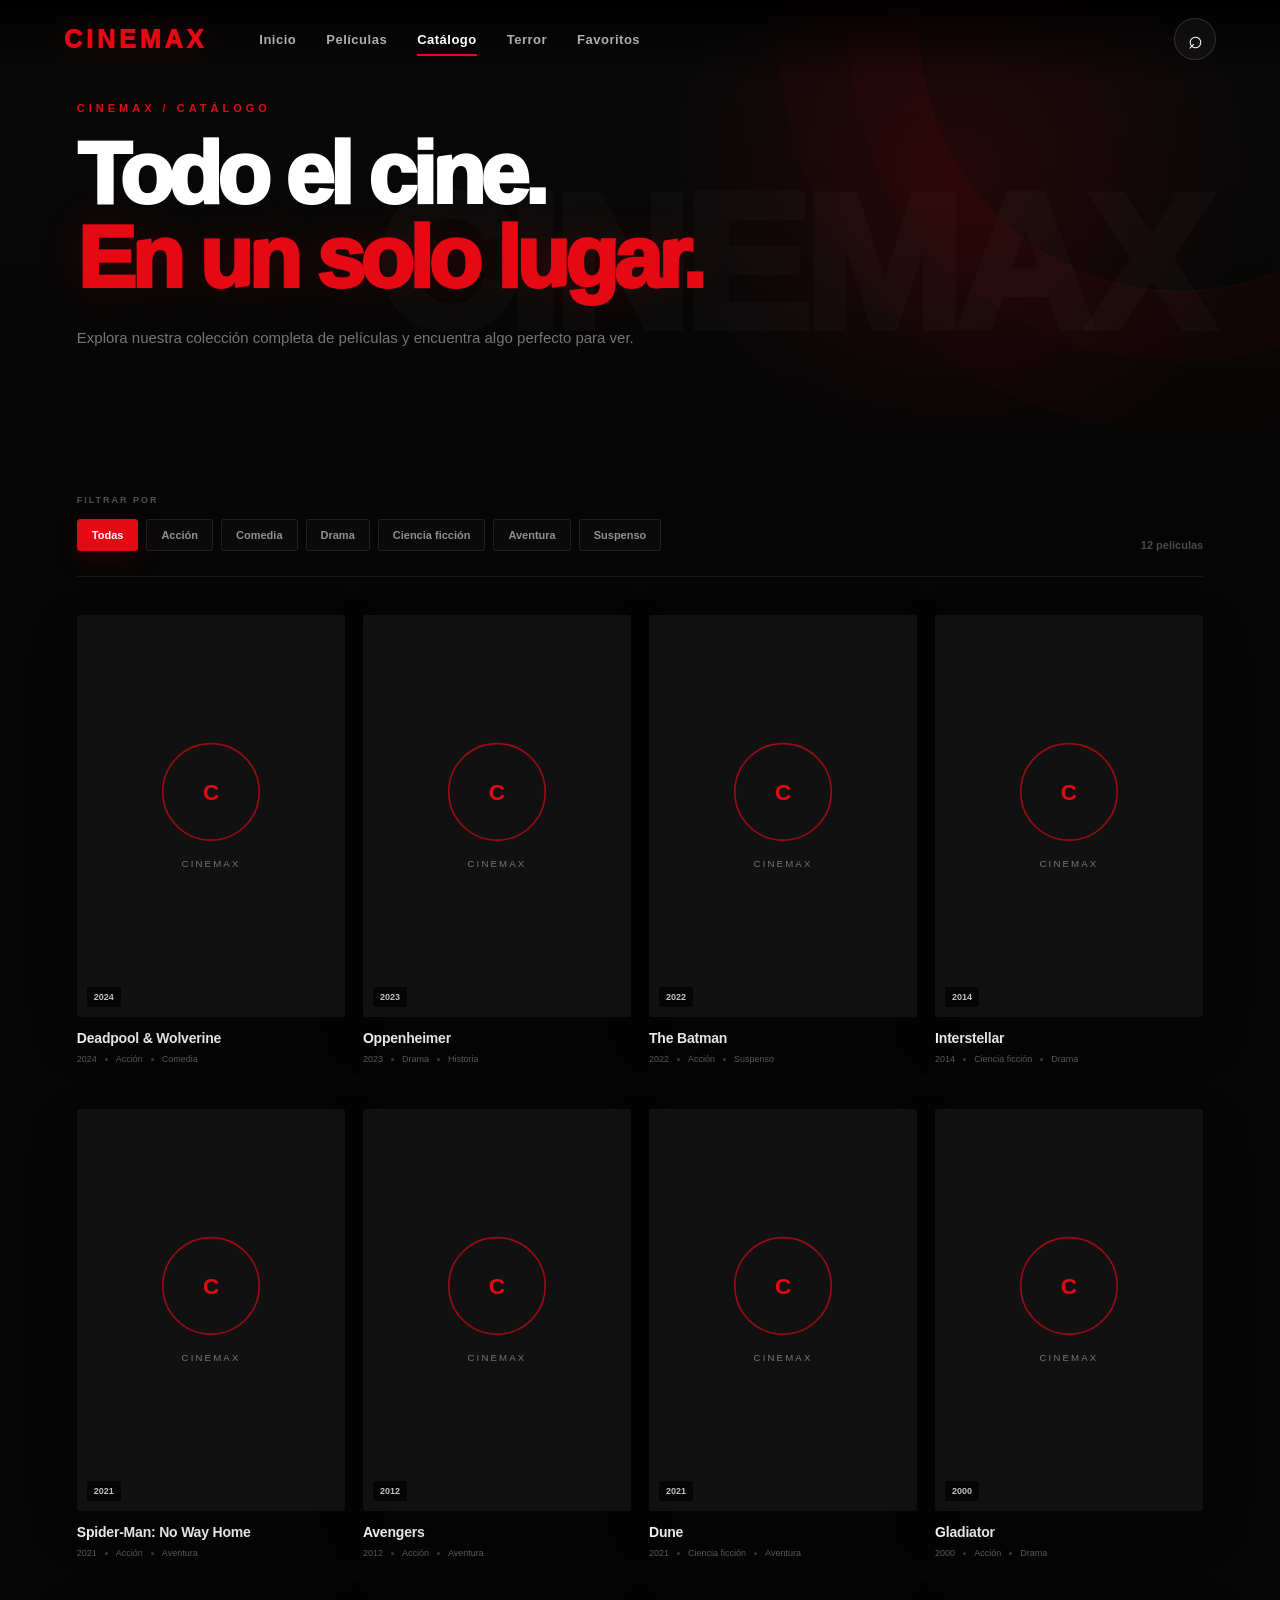
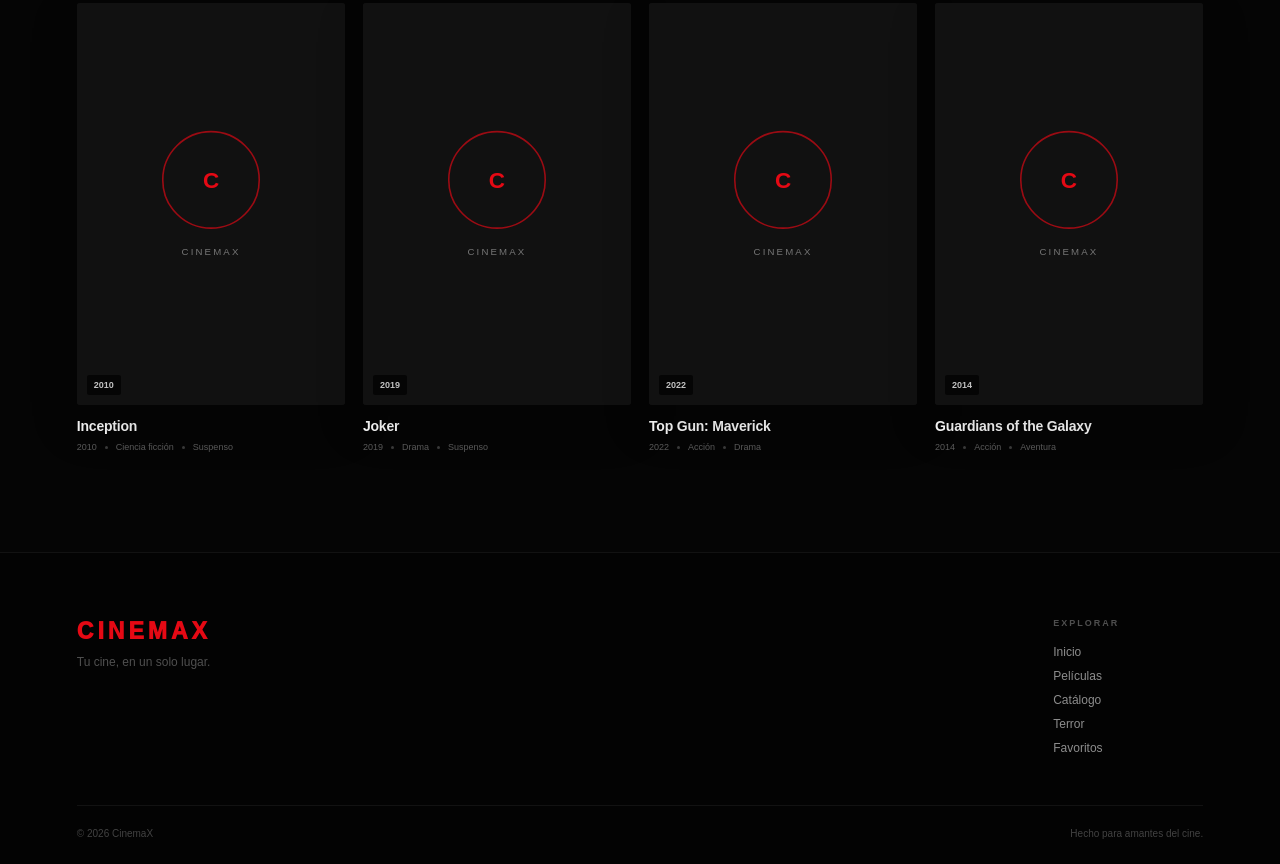
<file: catalogo/index.html>
<!DOCTYPE html>
<html lang="es">

<head>

    <meta charset="UTF-8">

    <meta
        name="viewport"
        content="width=device-width, initial-scale=1.0"
    >

    <meta
        name="theme-color"
        content="#050505"
    >

    <meta
        name="description"
        content="Catálogo completo de películas de CinemaX."
    >

    <title>Catálogo — CinemaX</title>

    <link
        rel="stylesheet"
        href="style.css"
    >

</head>


<body>


    <!-- =====================================================
         NAVBAR
    ====================================================== -->

    <header class="navbar" id="navbar">

        <div class="navbar-left">

            <a
                href="../index.html"
                class="logo"
            >
                CINEMAX
            </a>


            <nav class="nav-links">

                <a href="../index.html">
                    Inicio
                </a>

                <a href="../peliculas/index.html">
                    Películas
                </a>

                <a
                    href="index.html"
                    class="active"
                >
                    Catálogo
                </a>

                <a href="../terror.html">
                    Terror
                </a>

                <a href="../favoritos/index.html">
                    Favoritos
                </a>

            </nav>

        </div>


        <div class="navbar-right">

            <button
                class="search-button"
                id="searchButton"
                type="button"
                aria-label="Buscar"
            >
                ⌕
            </button>

        </div>

    </header>



    <!-- =====================================================
         MAIN
    ====================================================== -->

    <main>


        <!-- =================================================
             HEADER DEL CATÁLOGO
        ================================================== -->

        <section class="catalog-header">

            <div class="catalog-header-content">

                <span class="section-label">
                    CINEMAX / CATÁLOGO
                </span>


                <h1>
                    Todo el cine.
                    <span>En un solo lugar.</span>
                </h1>


                <p>
                    Explora nuestra colección completa de películas
                    y encuentra algo perfecto para ver.
                </p>

            </div>

        </section>



        <!-- =================================================
             CATÁLOGO
        ================================================== -->

        <section class="catalog-section">


            <!-- FILTROS -->

            <div class="catalog-top">

                <div class="filter-wrapper">

                    <span class="filter-label">
                        FILTRAR POR
                    </span>


                    <div class="filters">

                        <button
                            class="filter-button active"
                            data-filter="all"
                            type="button"
                        >
                            Todas
                        </button>

                        <button
                            class="filter-button"
                            data-filter="accion"
                            type="button"
                        >
                            Acción
                        </button>

                        <button
                            class="filter-button"
                            data-filter="comedia"
                            type="button"
                        >
                            Comedia
                        </button>

                        <button
                            class="filter-button"
                            data-filter="drama"
                            type="button"
                        >
                            Drama
                        </button>

                        <button
                            class="filter-button"
                            data-filter="ciencia"
                            type="button"
                        >
                            Ciencia ficción
                        </button>

                        <button
                            class="filter-button"
                            data-filter="aventura"
                            type="button"
                        >
                            Aventura
                        </button>

                        <button
                            class="filter-button"
                            data-filter="suspenso"
                            type="button"
                        >
                            Suspenso
                        </button>

                    </div>

                </div>


                <div class="catalog-count">

                    <span id="movieCount">
                        0 películas
                    </span>

                </div>

            </div>



            <!-- =================================================
                 GRID
            ================================================== -->

            <div
                class="catalog-grid"
                id="catalogGrid"
            >


                <!-- DEADPOOL -->

                <article
                    class="catalog-card"
                    data-title="Deadpool & Wolverine"
                    data-genre="accion comedia"
                >

                    <div class="catalog-poster">

                        <img
                            src="https://image.tmdb.org/t/p/w500/8cdWjvZQUExUUTzyp4t6EDMubfO.jpg"
                            alt="Deadpool & Wolverine"
                            loading="lazy"
                        >

                        <div class="poster-overlay">

                            <button
                                class="add-button"
                                type="button"
                                aria-label="Añadir Deadpool & Wolverine a favoritos"
                                aria-pressed="false"
                                data-movie="Deadpool & Wolverine"
                            >
                                +
                            </button>

                        </div>

                        <span class="movie-year">
                            2024
                        </span>

                    </div>


                    <div class="catalog-info">

                        <h2>
                            Deadpool & Wolverine
                        </h2>

                        <div class="movie-meta">

                            <span>2024</span>

                            <i></i>

                            <span>Acción</span>

                            <i></i>

                            <span>Comedia</span>

                        </div>

                    </div>

                </article>



                <!-- OPPENHEIMER -->

                <article
                    class="catalog-card"
                    data-title="Oppenheimer"
                    data-genre="drama"
                >

                    <div class="catalog-poster">

                        <img
                            src="https://image.tmdb.org/t/p/w500/8Gxv8gSFCU0XGDykEGv7zR1n2ua.jpg"
                            alt="Oppenheimer"
                            loading="lazy"
                        >

                        <div class="poster-overlay">

                            <button
                                class="add-button"
                                type="button"
                                aria-label="Añadir Oppenheimer a favoritos"
                                aria-pressed="false"
                                data-movie="Oppenheimer"
                            >
                                +
                            </button>

                        </div>

                        <span class="movie-year">
                            2023
                        </span>

                    </div>


                    <div class="catalog-info">

                        <h2>
                            Oppenheimer
                        </h2>

                        <div class="movie-meta">

                            <span>2023</span>

                            <i></i>

                            <span>Drama</span>

                            <i></i>

                            <span>Historia</span>

                        </div>

                    </div>

                </article>



                <!-- THE BATMAN -->

                <article
                    class="catalog-card"
                    data-title="The Batman"
                    data-genre="accion suspenso"
                >

                    <div class="catalog-poster">

                        <img
                            src="https://image.tmdb.org/t/p/w500/74xTEgt7R36Fpooo50r9T25onhq.jpg"
                            alt="The Batman"
                            loading="lazy"
                        >

                        <div class="poster-overlay">

                            <button
                                class="add-button"
                                type="button"
                                aria-label="Añadir The Batman a favoritos"
                                aria-pressed="false"
                                data-movie="The Batman"
                            >
                                +
                            </button>

                        </div>

                        <span class="movie-year">
                            2022
                        </span>

                    </div>


                    <div class="catalog-info">

                        <h2>
                            The Batman
                        </h2>

                        <div class="movie-meta">

                            <span>2022</span>

                            <i></i>

                            <span>Acción</span>

                            <i></i>

                            <span>Suspenso</span>

                        </div>

                    </div>

                </article>



                <!-- INTERSTELLAR -->

                <article
                    class="catalog-card"
                    data-title="Interstellar"
                    data-genre="ciencia drama"
                >

                    <div class="catalog-poster">

                        <img
                            src="https://image.tmdb.org/t/p/w500/gEU2QniE6E77NI6lCU6MxlNBvIx.jpg"
                            alt="Interstellar"
                            loading="lazy"
                        >

                        <div class="poster-overlay">

                            <button
                                class="add-button"
                                type="button"
                                aria-label="Añadir Interstellar a favoritos"
                                aria-pressed="false"
                                data-movie="Interstellar"
                            >
                                +
                            </button>

                        </div>

                        <span class="movie-year">
                            2014
                        </span>

                    </div>


                    <div class="catalog-info">

                        <h2>
                            Interstellar
                        </h2>

                        <div class="movie-meta">

                            <span>2014</span>

                            <i></i>

                            <span>Ciencia ficción</span>

                            <i></i>

                            <span>Drama</span>

                        </div>

                    </div>

                </article>



                <!-- SPIDER-MAN -->

                <article
                    class="catalog-card"
                    data-title="Spider-Man No Way Home"
                    data-genre="accion aventura"
                >

                    <div class="catalog-poster">

                        <img
                            src="https://image.tmdb.org/t/p/w500/1g0dhYtq4irTY1GPXvft6k4YLjm.jpg"
                            alt="Spider-Man No Way Home"
                            loading="lazy"
                        >

                        <div class="poster-overlay">

                            <button
                                class="add-button"
                                type="button"
                                aria-label="Añadir Spider-Man No Way Home a favoritos"
                                aria-pressed="false"
                                data-movie="Spider-Man No Way Home"
                            >
                                +
                            </button>

                        </div>

                        <span class="movie-year">
                            2021
                        </span>

                    </div>


                    <div class="catalog-info">

                        <h2>
                            Spider-Man: No Way Home
                        </h2>

                        <div class="movie-meta">

                            <span>2021</span>

                            <i></i>

                            <span>Acción</span>

                            <i></i>

                            <span>Aventura</span>

                        </div>

                    </div>

                </article>



                <!-- AVENGERS -->

                <article
                    class="catalog-card"
                    data-title="Avengers"
                    data-genre="accion aventura"
                >

                    <div class="catalog-poster">

                        <img
                            src="https://image.tmdb.org/t/p/w500/4ssDuvEDkSArWEdyBl2X5EHvYKU.jpg"
                            alt="Avengers"
                            loading="lazy"
                        >

                        <div class="poster-overlay">

                            <button
                                class="add-button"
                                type="button"
                                aria-label="Añadir Avengers a favoritos"
                                aria-pressed="false"
                                data-movie="Avengers"
                            >
                                +
                            </button>

                        </div>

                        <span class="movie-year">
                            2012
                        </span>

                    </div>


                    <div class="catalog-info">

                        <h2>
                            Avengers
                        </h2>

                        <div class="movie-meta">

                            <span>2012</span>

                            <i></i>

                            <span>Acción</span>

                            <i></i>

                            <span>Aventura</span>

                        </div>

                    </div>

                </article>



                <!-- DUNE -->

                <article
                    class="catalog-card"
                    data-title="Dune"
                    data-genre="ciencia aventura"
                >

                    <div class="catalog-poster">

                        <img
                            src="https://image.tmdb.org/t/p/w500/1pdfLvkbY9ohJlCjQH2CZjjYVvJ.jpg"
                            alt="Dune"
                            loading="lazy"
                        >

                        <div class="poster-overlay">

                            <button
                                class="add-button"
                                type="button"
                                aria-label="Añadir Dune a favoritos"
                                aria-pressed="false"
                                data-movie="Dune"
                            >
                                +
                            </button>

                        </div>

                        <span class="movie-year">
                            2021
                        </span>

                    </div>


                    <div class="catalog-info">

                        <h2>
                            Dune
                        </h2>

                        <div class="movie-meta">

                            <span>2021</span>

                            <i></i>

                            <span>Ciencia ficción</span>

                            <i></i>

                            <span>Aventura</span>

                        </div>

                    </div>

                </article>



                <!-- GLADIATOR -->

                <article
                    class="catalog-card"
                    data-title="Gladiator"
                    data-genre="accion drama"
                >

                    <div class="catalog-poster">

                        <img
                            src="https://image.tmdb.org/t/p/w500/ty8TGRuvJLPUmAR1H1nRIsgwvim.jpg"
                            alt="Gladiator"
                            loading="lazy"
                        >

                        <div class="poster-overlay">

                            <button
                                class="add-button"
                                type="button"
                                aria-label="Añadir Gladiator a favoritos"
                                aria-pressed="false"
                                data-movie="Gladiator"
                            >
                                +
                            </button>

                        </div>

                        <span class="movie-year">
                            2000
                        </span>

                    </div>


                    <div class="catalog-info">

                        <h2>
                            Gladiator
                        </h2>

                        <div class="movie-meta">

                            <span>2000</span>

                            <i></i>

                            <span>Acción</span>

                            <i></i>

                            <span>Drama</span>

                        </div>

                    </div>

                </article>



                <!-- INCEPTION -->

                <article
                    class="catalog-card"
                    data-title="Inception"
                    data-genre="ciencia suspenso"
                >

                    <div class="catalog-poster">

                        <img
                            src="https://image.tmdb.org/t/p/w500/oYuLEt3zVCKq57qu2F8dT7NIa6f.jpg"
                            alt="Inception"
                            loading="lazy"
                        >

                        <div class="poster-overlay">

                            <button
                                class="add-button"
                                type="button"
                                aria-label="Añadir Inception a favoritos"
                                aria-pressed="false"
                                data-movie="Inception"
                            >
                                +
                            </button>

                        </div>

                        <span class="movie-year">
                            2010
                        </span>

                    </div>


                    <div class="catalog-info">

                        <h2>
                            Inception
                        </h2>

                        <div class="movie-meta">

                            <span>2010</span>

                            <i></i>

                            <span>Ciencia ficción</span>

                            <i></i>

                            <span>Suspenso</span>

                        </div>

                    </div>

                </article>



                <!-- JOKER -->

                <article
                    class="catalog-card"
                    data-title="Joker"
                    data-genre="drama suspenso"
                >

                    <div class="catalog-poster">

                        <img
                            src="https://image.tmdb.org/t/p/w500/udDclJoHjfjb8Ekgsd4FDteOkCU.jpg"
                            alt="Joker"
                            loading="lazy"
                        >

                        <div class="poster-overlay">

                            <button
                                class="add-button"
                                type="button"
                                aria-label="Añadir Joker a favoritos"
                                aria-pressed="false"
                                data-movie="Joker"
                            >
                                +
                            </button>

                        </div>

                        <span class="movie-year">
                            2019
                        </span>

                    </div>


                    <div class="catalog-info">

                        <h2>
                            Joker
                        </h2>

                        <div class="movie-meta">

                            <span>2019</span>

                            <i></i>

                            <span>Drama</span>

                            <i></i>

                            <span>Suspenso</span>

                        </div>

                    </div>

                </article>



                <!-- TOP GUN -->

                <article
                    class="catalog-card"
                    data-title="Top Gun Maverick"
                    data-genre="accion drama"
                >

                    <div class="catalog-poster">

                        <img
                            src="https://image.tmdb.org/t/p/w500/62HCnUTziyWcpDaBO2i1i1VjaJY.jpg"
                            alt="Top Gun Maverick"
                            loading="lazy"
                        >

                        <div class="poster-overlay">

                            <button
                                class="add-button"
                                type="button"
                                aria-label="Añadir Top Gun Maverick a favoritos"
                                aria-pressed="false"
                                data-movie="Top Gun Maverick"
                            >
                                +
                            </button>

                        </div>

                        <span class="movie-year">
                            2022
                        </span>

                    </div>


                    <div class="catalog-info">

                        <h2>
                            Top Gun: Maverick
                        </h2>

                        <div class="movie-meta">

                            <span>2022</span>

                            <i></i>

                            <span>Acción</span>

                            <i></i>

                            <span>Drama</span>

                        </div>

                    </div>

                </article>



                <!-- GUARDIANS -->

                <article
                    class="catalog-card"
                    data-title="Guardians of the Galaxy"
                    data-genre="accion comedia aventura"
                >

                    <div class="catalog-poster">

                        <img
                            src="https://image.tmdb.org/t/p/w500/r2J02Z2OpNTctfOSN1Ydgii51I3.jpg"
                            alt="Guardians of the Galaxy"
                            loading="lazy"
                        >

                        <div class="poster-overlay">

                            <button
                                class="add-button"
                                type="button"
                                aria-label="Añadir Guardians of the Galaxy a favoritos"
                                aria-pressed="false"
                                data-movie="Guardians of the Galaxy"
                            >
                                +
                            </button>

                        </div>

                        <span class="movie-year">
                            2014
                        </span>

                    </div>


                    <div class="catalog-info">

                        <h2>
                            Guardians of the Galaxy
                        </h2>

                        <div class="movie-meta">

                            <span>2014</span>

                            <i></i>

                            <span>Acción</span>

                            <i></i>

                            <span>Aventura</span>

                        </div>

                    </div>

                </article>

            </div>



            <!-- =================================================
                 SIN RESULTADOS
            ================================================== -->

            <div
                class="no-results"
                id="noResults"
            >

                <div class="no-results-icon">
                    ⌕
                </div>

                <h2>
                    No encontramos películas
                </h2>

                <p>
                    Prueba con otro género o vuelve a mostrar
                    todo el catálogo.
                </p>

            </div>

        </section>

    </main>



    <!-- =====================================================
         SEARCH OVERLAY
    ====================================================== -->

    <div
        class="search-overlay"
        id="searchOverlay"
        aria-hidden="true"
    >

        <div class="search-backdrop"></div>


        <div class="search-content">

            <button
                class="close-search"
                id="closeSearch"
                type="button"
                aria-label="Cerrar búsqueda"
            >
                ×
            </button>


            <span class="section-label">
                CINEMAX SEARCH
            </span>


            <h2>
                Buscar película
            </h2>


            <p>
                Encuentra rápidamente una película del catálogo.
            </p>


            <form id="searchForm">

                <span>
                    ⌕
                </span>


                <input
                    type="text"
                    id="searchInput"
                    placeholder="Escribe el nombre..."
                    autocomplete="off"
                >


                <button type="submit">
                    →
                </button>

            </form>

        </div>

    </div>



    <!-- =====================================================
         FOOTER
    ====================================================== -->

    <footer class="footer">

        <div class="footer-top">

            <div>

                <div class="footer-logo">
                    CINEMAX
                </div>

                <p>
                    Tu cine, en un solo lugar.
                </p>

            </div>


            <div class="footer-links">

                <span>
                    EXPLORAR
                </span>

                <a href="../index.html">
                    Inicio
                </a>

                <a href="../peliculas/index.html">
                    Películas
                </a>

                <a href="index.html">
                    Catálogo
                </a>

                <a href="../terror.html">
                    Terror
                </a>

                <a href="../favoritos/index.html">
                    Favoritos
                </a>

            </div>

        </div>


        <div class="footer-bottom">

            <span>
                © 2026 CinemaX
            </span>

            <span>
                Hecho para amantes del cine.
            </span>

        </div>

    </footer>



    <!-- =====================================================
         JAVASCRIPT
    ====================================================== -->

    <script>

        document.addEventListener(
            "DOMContentLoaded",
            () => {


                /* =================================================
                   NAVBAR
                ================================================= */

                const navbar =
                    document.getElementById("navbar");


                const updateNavbar = () => {

                    navbar.classList.toggle(
                        "scrolled",
                        window.scrollY > 30
                    );

                };


                updateNavbar();


                window.addEventListener(
                    "scroll",
                    updateNavbar,
                    { passive: true }
                );



                /* =================================================
                   FAVORITOS COMPARTIDOS
                ================================================= */

                const FAVORITES_KEY =
                    "cinemaxFavorites";


                const getFavorites = () => {

                    try {

                        const saved =
                            localStorage.getItem(
                                FAVORITES_KEY
                            );


                        if (!saved) {
                            return [];
                        }


                        const parsed =
                            JSON.parse(saved);


                        return Array.isArray(parsed)
                            ? parsed
                            : [];

                    } catch (error) {

                        console.warn(
                            "CinemaX: error leyendo favoritos.",
                            error
                        );

                        return [];

                    }

                };


                const saveFavorites = favorites => {

                    try {

                        localStorage.setItem(
                            FAVORITES_KEY,
                            JSON.stringify(favorites)
                        );


                        window.dispatchEvent(
                            new CustomEvent(
                                "cinemaxFavoritesChanged",
                                {
                                    detail: {
                                        favorites
                                    }
                                }
                            )
                        );

                    } catch (error) {

                        console.warn(
                            "CinemaX: error guardando favoritos.",
                            error
                        );

                    }

                };


                const normalizeTitle = title => {

                    return String(title || "")
                        .trim()
                        .toLowerCase();

                };


                const isFavorite = title => {

                    const normalized =
                        normalizeTitle(title);


                    return getFavorites().some(
                        favorite =>
                            normalizeTitle(favorite) ===
                            normalized
                    );

                };


                const setFavoriteVisualState = (
                    button,
                    favorite
                ) => {

                    button.classList.toggle(
                        "added",
                        favorite
                    );


                    button.classList.toggle(
                        "favorite-active",
                        favorite
                    );


                    button.textContent =
                        favorite
                            ? "✓"
                            : "+";


                    button.setAttribute(
                        "aria-pressed",
                        favorite
                            ? "true"
                            : "false"
                    );


                    const movie =
                        button.dataset.movie ||
                        "película";


                    button.setAttribute(
                        "aria-label",
                        favorite
                            ? `Quitar ${movie} de favoritos`
                            : `Añadir ${movie} a favoritos`
                    );

                };


                const refreshFavoriteButtons = () => {

                    document
                        .querySelectorAll(".add-button")
                        .forEach(button => {

                            setFavoriteVisualState(
                                button,
                                isFavorite(
                                    button.dataset.movie
                                )
                            );

                        });

                };


                refreshFavoriteButtons();



                /* =================================================
                   FALLBACK DE IMÁGENES
                ================================================= */

                const fallbackPoster =
                    "data:image/svg+xml;charset=UTF-8," +
                    encodeURIComponent(`
                        <svg
                            xmlns="http://www.w3.org/2000/svg"
                            width="500"
                            height="750"
                        >

                            <rect
                                width="500"
                                height="750"
                                fill="#111"
                            />

                            <circle
                                cx="250"
                                cy="330"
                                r="90"
                                fill="none"
                                stroke="#e50914"
                                stroke-width="3"
                                opacity=".65"
                            />

                            <text
                                x="250"
                                y="345"
                                text-anchor="middle"
                                fill="#e50914"
                                font-family="Arial"
                                font-size="42"
                                font-weight="900"
                            >
                                C
                            </text>

                            <text
                                x="250"
                                y="470"
                                text-anchor="middle"
                                fill="#777"
                                font-family="Arial"
                                font-size="18"
                                letter-spacing="4"
                            >
                                CINEMAX
                            </text>

                        </svg>
                    `);


                document
                    .querySelectorAll(
                        ".catalog-poster img"
                    )
                    .forEach(img => {

                        img.addEventListener(
                            "error",
                            () => {

                                if (
                                    img.dataset.fallbackApplied
                                ) {
                                    return;
                                }

                                img.dataset.fallbackApplied =
                                    "true";

                                img.src =
                                    fallbackPoster;

                            },
                            { once: true }
                        );

                    });



                /* =================================================
                   ELEMENTOS DEL CATÁLOGO
                ================================================= */

                const filterButtons =
                    document.querySelectorAll(
                        ".filter-button"
                    );


                const movieCards =
                    document.querySelectorAll(
                        ".catalog-card"
                    );


                const movieCount =
                    document.getElementById(
                        "movieCount"
                    );


                const noResults =
                    document.getElementById(
                        "noResults"
                    );



                /* =================================================
                   CONTADOR
                ================================================= */

                const updateMovieCount = count => {

                    movieCount.textContent =
                        `${count} película${count !== 1 ? "s" : ""}`;

                };



                /* =================================================
                   FILTROS
                ================================================= */

                const applyFilter = filter => {

                    let visibleCount = 0;


                    movieCards.forEach(card => {

                        const genres =
                            (
                                card.dataset.genre ||
                                ""
                            ).toLowerCase();


                        const visible =
                            filter === "all" ||
                            genres.includes(filter);


                        card.classList.toggle(
                            "hidden",
                            !visible
                        );


                        if (visible) {
                            visibleCount++;
                        }

                    });


                    updateMovieCount(
                        visibleCount
                    );


                    noResults.classList.toggle(
                        "visible",
                        visibleCount === 0
                    );

                };


                filterButtons.forEach(button => {

                    button.addEventListener(
                        "click",
                        () => {

                            filterButtons.forEach(
                                item => {

                                    item.classList.remove(
                                        "active"
                                    );

                                }
                            );


                            button.classList.add(
                                "active"
                            );


                            applyFilter(
                                button.dataset.filter
                            );

                        }
                    );

                });


                /*
                 * Estado inicial.
                 */

                applyFilter("all");



                /* =================================================
                   FAVORITOS
                ================================================= */

                document.addEventListener(
                    "click",
                    event => {

                        const addButton =
                            event.target.closest(
                                ".add-button"
                            );


                        if (!addButton) {
                            return;
                        }


                        event.preventDefault();
                        event.stopPropagation();


                        const title =
                            addButton.dataset.movie;


                        if (!title) {
                            return;
                        }


                        let favorites =
                            getFavorites();


                        const normalizedTitle =
                            normalizeTitle(title);


                        const existingIndex =
                            favorites.findIndex(
                                favorite =>
                                    normalizeTitle(
                                        favorite
                                    ) ===
                                    normalizedTitle
                            );


                        /*
                         * YA ES FAVORITO
                         * Lo quitamos.
                         */

                        if (existingIndex !== -1) {

                            favorites.splice(
                                existingIndex,
                                1
                            );


                            saveFavorites(
                                favorites
                            );


                            setFavoriteVisualState(
                                addButton,
                                false
                            );


                            addButton.classList.add(
                                "favorite-removing"
                            );


                            setTimeout(
                                () => {

                                    addButton.classList.remove(
                                        "favorite-removing"
                                    );

                                },
                                250
                            );


                            return;

                        }


                        /*
                         * NO ES FAVORITO
                         * Lo añadimos.
                         */

                        favorites.push(title);


                        saveFavorites(
                            favorites
                        );


                        setFavoriteVisualState(
                            addButton,
                            true
                        );


                        addButton.classList.remove(
                            "favorite-pop"
                        );


                        void addButton.offsetWidth;


                        addButton.classList.add(
                            "favorite-pop"
                        );


                        setTimeout(
                            () => {

                                addButton.classList.remove(
                                    "favorite-pop"
                                );

                            },
                            350
                        );

                    }
                );



                /* =================================================
                   SINCRONIZACIÓN ENTRE PÁGINAS / PESTAÑAS
                ================================================= */

                window.addEventListener(
                    "storage",
                    event => {

                        if (
                            event.key ===
                            FAVORITES_KEY
                        ) {

                            refreshFavoriteButtons();

                        }

                    }
                );


                window.addEventListener(
                    "cinemaxFavoritesChanged",
                    () => {

                        refreshFavoriteButtons();

                    }
                );



                /* =================================================
                   SEARCH
                ================================================= */

                const searchButton =
                    document.getElementById(
                        "searchButton"
                    );


                const searchOverlay =
                    document.getElementById(
                        "searchOverlay"
                    );


                const closeSearch =
                    document.getElementById(
                        "closeSearch"
                    );


                const searchBackdrop =
                    document.querySelector(
                        ".search-backdrop"
                    );


                const searchForm =
                    document.getElementById(
                        "searchForm"
                    );


                const searchInput =
                    document.getElementById(
                        "searchInput"
                    );


                const openSearch = () => {

                    searchOverlay.classList.add(
                        "active"
                    );


                    searchOverlay.setAttribute(
                        "aria-hidden",
                        "false"
                    );


                    document.body.classList.add(
                        "search-open"
                    );


                    setTimeout(
                        () => {
                            searchInput.focus();
                        },
                        200
                    );

                };


                const closeSearchOverlay = () => {

                    searchOverlay.classList.remove(
                        "active"
                    );


                    searchOverlay.setAttribute(
                        "aria-hidden",
                        "true"
                    );


                    document.body.classList.remove(
                        "search-open"
                    );

                };


                searchButton.addEventListener(
                    "click",
                    openSearch
                );


                closeSearch.addEventListener(
                    "click",
                    closeSearchOverlay
                );


                searchBackdrop.addEventListener(
                    "click",
                    closeSearchOverlay
                );


                document.addEventListener(
                    "keydown",
                    event => {

                        if (
                            event.key ===
                            "Escape"
                        ) {

                            closeSearchOverlay();

                        }

                    }
                );



                /* =================================================
                   BÚSQUEDA
                ================================================= */

                searchForm.addEventListener(
                    "submit",
                    event => {

                        event.preventDefault();


                        const rawQuery =
                            searchInput.value.trim();


                        const query =
                            rawQuery.toLowerCase();


                        /*
                         * Si está vacío,
                         * mostramos todo nuevamente.
                         */

                        if (!query) {

                            filterButtons.forEach(
                                button => {

                                    button.classList.remove(
                                        "active"
                                    );

                                }
                            );


                            document
                                .querySelector(
                                    '[data-filter="all"]'
                                )
                                .classList.add(
                                    "active"
                                );


                            applyFilter("all");

                            closeSearchOverlay();

                            return;

                        }


                        let found = 0;


                        movieCards.forEach(card => {

                            const title =
                                (
                                    card.dataset.title ||
                                    ""
                                ).toLowerCase();


                            const genres =
                                (
                                    card.dataset.genre ||
                                    ""
                                ).toLowerCase();


                            const visible =
                                title.includes(query) ||
                                genres.includes(query);


                            card.classList.toggle(
                                "hidden",
                                !visible
                            );


                            if (visible) {
                                found++;
                            }

                        });


                        filterButtons.forEach(
                            button =>
                                button.classList.remove(
                                    "active"
                                )
                        );


                        updateMovieCount(found);


                        noResults.classList.toggle(
                            "visible",
                            found === 0
                        );


                        closeSearchOverlay();


                        if (!found) {

                            alert(
                                `No encontramos "${rawQuery}" en el catálogo.`
                            );

                        }


                        searchInput.value = "";

                    }
                );

            }

        );

    </script>


</body>

</html>
</file>
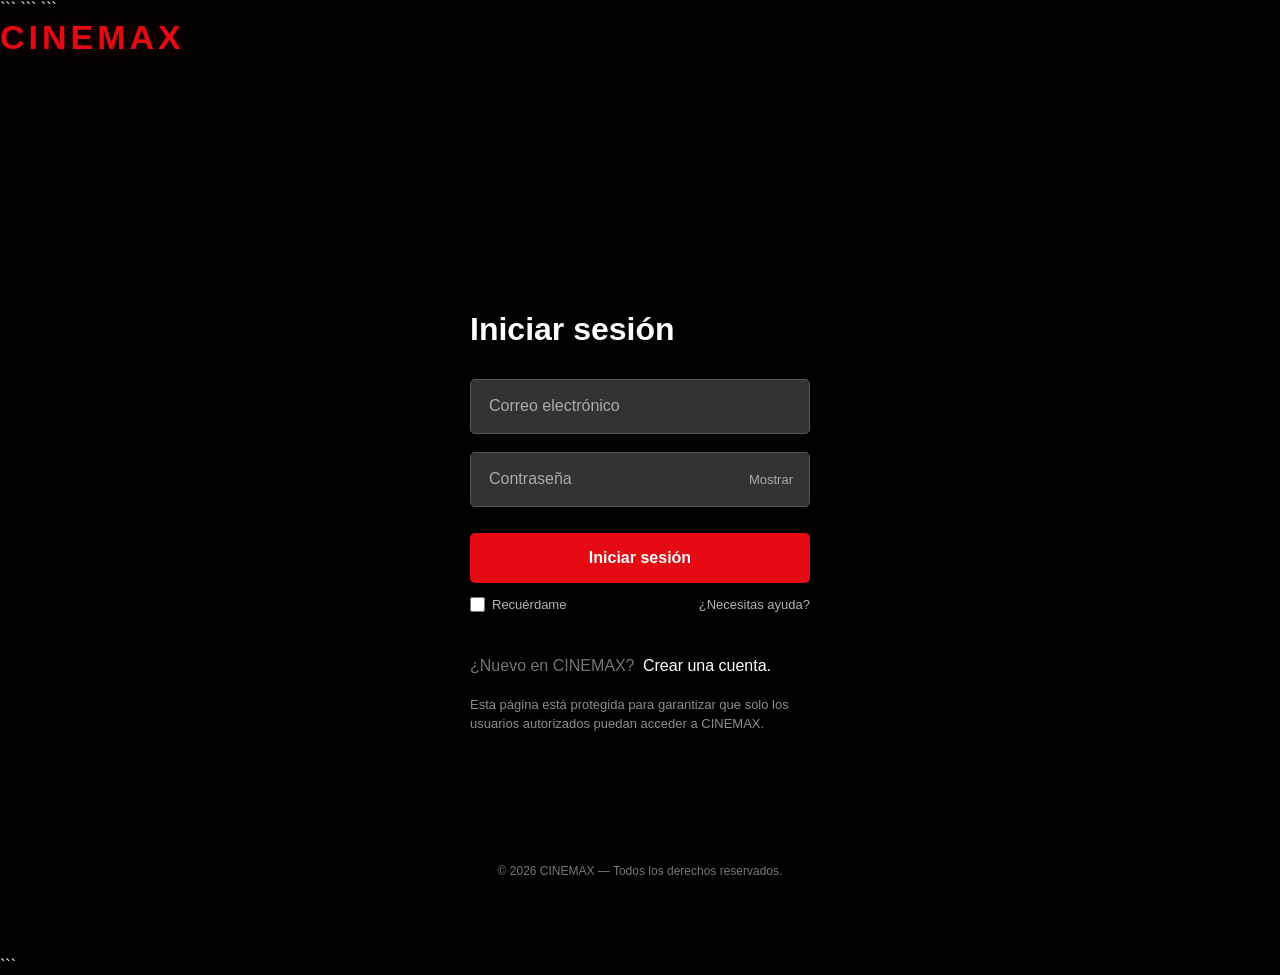
<file: Cinema-main/index.html>
<!DOCTYPE html>

<html lang="es">

<head>

```
<meta charset="UTF-8">

<meta
    name="viewport"
    content="width=device-width, initial-scale=1.0"
>

<meta
    name="theme-color"
    content="#050505"
>

<meta
    name="description"
    content="CinemaX - Películas, series, anime y terror en un solo lugar."
>

<title>CinemaX</title>

<link
    rel="stylesheet"
    href="styles.css"
>

<style>

    /* =====================================================
       FAVORITOS
    ====================================================== */

    .favorites-button {
        display: inline-flex;
        align-items: center;
        justify-content: center;
        gap: 8px;
        padding: 10px 16px;
        border: 1px solid rgba(255,255,255,.15);
        border-radius: 999px;
        background: rgba(255,255,255,.06);
        color: #fff;
        text-decoration: none;
        font-size: 14px;
        font-weight: 600;
        cursor: pointer;
        transition: .25s ease;
    }

    .favorites-button:hover {
        background: rgba(255,255,255,.12);
        border-color: rgba(255,255,255,.28);
        transform: translateY(-1px);
    }

    .favorites-icon {
        font-size: 18px;
        line-height: 1;
    }

    .favorites-count {
        min-width: 20px;
        height: 20px;
        padding: 0 6px;
        display: inline-flex;
        align-items: center;
        justify-content: center;
        border-radius: 999px;
        background: #e50914;
        color: #fff;
        font-size: 11px;
        font-weight: 700;
    }


    /* =====================================================
       BOTÓN FAVORITO EN TARJETAS
    ====================================================== */

    .movie-card {
        position: relative;
    }

    .favorite-card-button {
        position: absolute;
        top: 12px;
        right: 12px;
        z-index: 20;

        width: 38px;
        height: 38px;

        display: flex;
        align-items: center;
        justify-content: center;

        border: 1px solid rgba(255,255,255,.2);
        border-radius: 50%;

        background: rgba(0,0,0,.65);
        backdrop-filter: blur(8px);

        color: #fff;
        font-size: 21px;
        line-height: 1;

        cursor: pointer;

        transition:
            transform .2s ease,
            background .2s ease,
            color .2s ease,
            border-color .2s ease;
    }

    .favorite-card-button:hover {
        transform: scale(1.08);
        background: rgba(0,0,0,.85);
        border-color: rgba(255,255,255,.4);
    }

    .favorite-card-button.active {
        color: #ff3040;
        background: rgba(0,0,0,.82);
        border-color: rgba(255,48,64,.45);
    }


    /* =====================================================
       FAVORITOS OVERLAY
    ====================================================== */

    .favorites-overlay {
        position: fixed;
        inset: 0;
        z-index: 9999;

        display: flex;
        align-items: center;
        justify-content: center;

        padding: 30px;

        background: rgba(0,0,0,.82);
        backdrop-filter: blur(12px);

        opacity: 0;
        visibility: hidden;

        transition:
            opacity .3s ease,
            visibility .3s ease;
    }

    .favorites-overlay.active {
        opacity: 1;
        visibility: visible;
    }


    /* =====================================================
       PANEL FAVORITOS
    ====================================================== */

    .favorites-panel {
        width: min(1100px, 100%);
        max-height: 88vh;

        overflow-y: auto;

        padding: 30px;

        border: 1px solid rgba(255,255,255,.12);
        border-radius: 22px;

        background:
            linear-gradient(
                145deg,
                rgba(25,25,25,.98),
                rgba(8,8,8,.98)
            );

        box-shadow:
            0 30px 80px rgba(0,0,0,.65);

        transform: translateY(20px) scale(.98);

        transition:
            transform .3s ease;
    }

    .favorites-overlay.active .favorites-panel {
        transform: translateY(0) scale(1);
    }


    /* =====================================================
       CABECERA FAVORITOS
    ====================================================== */

    .favorites-panel-header {
        display: flex;
        align-items: center;
        justify-content: space-between;
        gap: 20px;

        margin-bottom: 25px;
    }

    .favorites-panel-header h2 {
        margin: 0;
        color: #fff;
        font-size: clamp(24px, 4vw, 36px);
    }

    .favorites-panel-header p {
        margin: 7px 0 0;
        color: rgba(255,255,255,.55);
        font-size: 14px;
    }

    .close-favorites {
        width: 42px;
        height: 42px;

        display: flex;
        align-items: center;
        justify-content: center;

        border: 1px solid rgba(255,255,255,.15);
        border-radius: 50%;

        background: rgba(255,255,255,.06);
        color: #fff;

        font-size: 25px;
        cursor: pointer;

        transition: .2s ease;
    }

    .close-favorites:hover {
        background: rgba(255,255,255,.13);
        transform: rotate(90deg);
    }


    /* =====================================================
       GRID FAVORITOS
    ====================================================== */

    .favorites-grid {
        display: grid;

        grid-template-columns:
            repeat(
                auto-fill,
                minmax(170px, 1fr)
            );

        gap: 20px;
    }

    .favorite-item {
        position: relative;
        overflow: hidden;

        border-radius: 14px;

        background: #111;

        transition:
            transform .25s ease,
            box-shadow .25s ease;
    }

    .favorite-item:hover {
        transform: translateY(-5px);

        box-shadow:
            0 15px 35px rgba(0,0,0,.45);
    }

    .favorite-item a {
        display: block;
        color: inherit;
        text-decoration: none;
    }

    .favorite-item img {
        display: block;

        width: 100%;
        aspect-ratio: 2 / 3;

        object-fit: cover;
    }

    .favorite-item-info {
        padding: 13px;
    }

    .favorite-item-info span {
        display: block;

        margin-bottom: 5px;

        color: rgba(255,255,255,.5);

        font-size: 11px;
        text-transform: uppercase;
        letter-spacing: .08em;
    }

    .favorite-item-info h3 {
        margin: 0;

        color: #fff;

        font-size: 15px;
    }


    .favorite-remove {
        position: absolute;

        top: 10px;
        right: 10px;

        width: 34px;
        height: 34px;

        display: flex;
        align-items: center;
        justify-content: center;

        border: 1px solid rgba(255,255,255,.2);
        border-radius: 50%;

        background: rgba(0,0,0,.75);
        color: #fff;

        font-size: 18px;

        cursor: pointer;

        z-index: 5;

        transition: .2s ease;
    }

    .favorite-remove:hover {
        background: #e50914;
        border-color: #e50914;
    }


    /* =====================================================
       FAVORITOS VACÍOS
    ====================================================== */

    .favorites-empty {
        min-height: 280px;

        display: flex;
        flex-direction: column;
        align-items: center;
        justify-content: center;

        text-align: center;

        padding: 30px;

        grid-column: 1 / -1;
    }

    .favorites-empty-icon {
        margin-bottom: 15px;

        color: rgba(255,255,255,.25);

        font-size: 55px;
    }

    .favorites-empty h3 {
        margin: 0 0 8px;

        color: #fff;

        font-size: 22px;
    }

    .favorites-empty p {
        max-width: 430px;

        margin: 0;

        color: rgba(255,255,255,.5);

        line-height: 1.6;
    }


    /* =====================================================
       ERROR CATÁLOGO
    ====================================================== */

    .catalog-error {
        width: 100%;
        padding: 70px 20px;

        text-align: center;
        color: rgba(255,255,255,.6);
    }

    .catalog-error h3 {
        margin: 0 0 10px;
        color: #fff;
        font-size: 22px;
    }

    .catalog-error p {
        margin: 0;
        line-height: 1.6;
    }


    /* =====================================================
       SCROLL
    ====================================================== */

    .favorites-panel::-webkit-scrollbar {
        width: 8px;
    }

    .favorites-panel::-webkit-scrollbar-track {
        background: transparent;
    }

    .favorites-panel::-webkit-scrollbar-thumb {
        background: rgba(255,255,255,.2);
        border-radius: 20px;
    }


    /* =====================================================
       RESPONSIVE
    ====================================================== */

    @media (max-width: 700px) {

        .favorites-overlay {
            padding: 15px;
        }

        .favorites-panel {
            padding: 20px;
            max-height: 92vh;
        }

        .favorites-grid {
            grid-template-columns:
                repeat(
                    2,
                    minmax(0, 1fr)
                );

            gap: 13px;
        }

        .favorites-button {
            padding: 9px 12px;
        }

        .favorites-button .favorites-text {
            display: none;
        }

    }

</style>
```

</head>

<body>

```
<!-- =====================================================
     NAVBAR
====================================================== -->

<header class="navbar">

    <div class="logo">
        CINEMAX
    </div>

    <nav class="nav-links">

        <a href="#inicio">
            Inicio
        </a>

        <a href="#peliculas">
            Catálogo
        </a>

    </nav>

    <div class="nav-right">

        <button
            class="favorites-button"
            id="favoritesButton"
            type="button"
            aria-label="Abrir favoritos"
            title="Mis favoritos"
        >

            <span class="favorites-icon">
                ♡
            </span>

            <span class="favorites-text">
                Favoritos
            </span>

            <span
                class="favorites-count"
                id="favoritesCount"
            >
                0
            </span>

        </button>


        <a
            href="../explorador/index.html"
            class="search-button"
            aria-label="Abrir buscador"
            title="Buscar en CinemaX"
        >
            🔍
        </a>

    </div>

</header>



<!-- =====================================================
     HERO
====================================================== -->

<section
    id="inicio"
    class="hero"
>

    <div class="hero-slides">

        <div
            class="hero-slide active"
            style="background-image: url('https://image.tmdb.org/t/p/original/gEU2QniE6E77NI6lCU6MxlNBvIx.jpg');"
        >
            <div class="hero-slide-overlay"></div>
        </div>

        <div
            class="hero-slide"
            style="background-image: url('https://image.tmdb.org/t/p/original/74xTEgt7R36Fpooo50r9T25onhq.jpg');"
        >
            <div class="hero-slide-overlay"></div>
        </div>

        <div
            class="hero-slide"
            style="background-image: url('https://image.tmdb.org/t/p/original/1pdfLvkbY9ohJlCjQH2CZjjYVvJ.jpg');"
        >
            <div class="hero-slide-overlay"></div>
        </div>

        <div
            class="hero-slide"
            style="background-image: url('https://image.tmdb.org/t/p/original/or06FN3Dka5tukK1e9sl16pB3iy.jpg');"
        >
            <div class="hero-slide-overlay"></div>
        </div>

        <div
            class="hero-slide"
            style="background-image: url('https://image.tmdb.org/t/p/original/8ZTVqvKDQ8emSGUEMjsS4yHAwrp.jpg');"
        >
            <div class="hero-slide-overlay"></div>
        </div>

    </div>


    <div class="hero-base"></div>

    <div class="hero-overlay"></div>


    <div class="hero-content active">

        <span class="hero-badge">
            CINEMAX
        </span>

        <h1>
            INTERSTELLAR
        </h1>

        <div class="hero-meta">
            <span>2014</span>
            <span>•</span>
            <span>Ciencia ficción</span>
            <span>•</span>
            <span>2h 49m</span>
        </div>

        <p>
            Una misión más allá de los límites del espacio
            en busca de un nuevo hogar para la humanidad.
        </p>

        <div class="hero-buttons">

            <a
                href="#peliculas"
                class="hero-button primary hero-watch-button"
            >
                ▶ Ver película
            </a>

            <a
                href="../explorador/index.html"
                class="hero-button secondary"
            >
                🔍 Explorar catálogo
            </a>

        </div>

    </div>


    <div class="hero-content">

        <span class="hero-badge">
            DESTACADA
        </span>

        <h1>
            THE BATMAN
        </h1>

        <div class="hero-meta">
            <span>2022</span>
            <span>•</span>
            <span>Acción</span>
            <span>•</span>
            <span>2h 56m</span>
        </div>

        <p>
            Cuando las sombras dominan Gotham,
            un nuevo símbolo aparece para enfrentar
            la oscuridad.
        </p>

        <div class="hero-buttons">

            <a
                href="#peliculas"
                class="hero-button primary hero-watch-button"
            >
                ▶ Ver película
            </a>

            <a
                href="../explorador/index.html"
                class="hero-button secondary"
            >
                🔍 Explorar catálogo
            </a>

        </div>

    </div>


    <div class="hero-content">

        <span class="hero-badge">
            EPIC
        </span>

        <h1>
            DUNE
        </h1>

        <div class="hero-meta">
            <span>2021</span>
            <span>•</span>
            <span>Ciencia ficción</span>
            <span>•</span>
            <span>2h 35m</span>
        </div>

        <p>
            En un planeta desértico se decide el destino
            de una de las mayores fuerzas del universo.
        </p>

        <div class="hero-buttons">

            <a
                href="#peliculas"
                class="hero-button primary hero-watch-button"
            >
                ▶ Ver película
            </a>

            <a
                href="../explorador/index.html"
                class="hero-button secondary"
            >
                🔍 Explorar catálogo
            </a>

        </div>

    </div>


    <div class="hero-content">

        <span class="hero-badge">
            MARVEL
        </span>

        <h1>
            AVENGERS
        </h1>

        <div class="hero-meta">
            <span>2019</span>
            <span>•</span>
            <span>Acción</span>
            <span>•</span>
            <span>3h 1m</span>
        </div>

        <p>
            Los héroes más poderosos de la Tierra
            enfrentan su batalla definitiva.
        </p>

        <div class="hero-buttons">

            <a
                href="#peliculas"
                class="hero-button primary hero-watch-button"
            >
                ▶ Ver película
            </a>

            <a
                href="../explorador/index.html"
                class="hero-button secondary"
            >
                🔍 Explorar catálogo
            </a>

        </div>

    </div>


    <div class="hero-content">

        <span class="hero-badge">
            CINEMAX ORIGINAL
        </span>

        <h1>
            TU CINE
        </h1>

        <div class="hero-meta">
            <span>CINEMAX</span>
            <span>•</span>
            <span>Películas</span>
            <span>•</span>
            <span>Series</span>
        </div>

        <p>
            Todo tu entretenimiento en un solo lugar.
            Explora el catálogo de CinemaX.
        </p>

        <div class="hero-buttons">

            <a
                href="#peliculas"
                class="hero-button primary hero-watch-button"
            >
                ▶ Ver películas
            </a>

            <a
                href="../explorador/index.html"
                class="hero-button secondary"
            >
                🔍 Explorar catálogo
            </a>

        </div>

    </div>


    <div class="hero-indicators">

        <button
            class="hero-dot active"
            onclick="goToSlide(0)"
            aria-label="Slide 1"
        ></button>

        <button
            class="hero-dot"
            onclick="goToSlide(1)"
            aria-label="Slide 2"
        ></button>

        <button
            class="hero-dot"
            onclick="goToSlide(2)"
            aria-label="Slide 3"
        ></button>

        <button
            class="hero-dot"
            onclick="goToSlide(3)"
            aria-label="Slide 4"
        ></button>

        <button
            class="hero-dot"
            onclick="goToSlide(4)"
            aria-label="Slide 5"
        ></button>

    </div>

</section>


<!-- =====================================================
     CONTENIDO
====================================================== -->

<main>

    <section
        id="peliculas"
        class="content-section movies-section"
    >

        <div class="section-header">

            <div>

                <span class="section-label">
                    CATÁLOGO
                </span>

                <h2>
                    Películas
                </h2>

            </div>

            <a
                href="../explorador/index.html?categoria=peliculas"
                class="view-all"
            >
                Ver todas
                <span>›</span>
            </a>

        </div>


        <div
            class="movie-grid"
            id="movieGrid"
        >

            <div
                class="catalog-error"
                id="catalogLoading"
            >

                <p>
                    Cargando catálogo...
                </p>

            </div>

        </div>

    </section>

</main>


<!-- =====================================================
     FAVORITOS
====================================================== -->

<div
    class="favorites-overlay"
    id="favoritesOverlay"
    aria-hidden="true"
>

    <div
        class="favorites-panel"
        role="dialog"
        aria-modal="true"
        aria-labelledby="favoritesTitle"
    >

        <div class="favorites-panel-header">

            <div>

                <h2 id="favoritesTitle">
                    Mis favoritos
                </h2>

                <p id="favoritesSubtitle">
                    Tus películas, series y contenido guardado en CinemaX.
                </p>

            </div>

            <button
                class="close-favorites"
                id="closeFavorites"
                type="button"
                aria-label="Cerrar favoritos"
            >
                ×
            </button>

        </div>

        <div
            class="favorites-grid"
            id="favoritesGrid"
        ></div>

    </div>

</div>


<!-- =====================================================
     FOOTER
====================================================== -->

<footer>

    <div class="footer-logo">
        CINEMAX
    </div>

    <p>
        © CinemaX 2026 — Todos los derechos reservados.
    </p>

</footer>


<!-- =====================================================
     JAVASCRIPT
====================================================== -->

<script>

    /* =====================================================
       CONFIGURACIÓN
    ====================================================== */

    const CATALOG_API =
        "/api/catalog";

    const FAVORITES_API =
        "/api/favorites";

    const FEATURED_ROTATION_TIME =
        24 * 60 * 60 * 1000;

    const FEATURED_STORAGE_KEY =
        "cinemax_featured_selection_v2";

    const FEATURED_COUNT =
        5;

    const FAVORITES_STORAGE_KEY =
        "cinemax_favorites";

    const CATALOG_REFRESH_TIME =
        30 * 1000;

    const CURRENT_USER_KEY =
        "cinemax_current_user";

    const SESSION_KEY =
        "cinemax_session_id";

    const LOGIN_URL =
        "../login.html";

    const SESSION_CHECK_INTERVAL =
        5000;


    /* =====================================================
       ESTADO
    ====================================================== */

    let catalogMovies = [];

    let catalogRefreshTimer = null;

    let favorites = [];

    let serverFavorites = [];

    let serverFavoritesLoaded = false;

    let favoritesLoading = false;

    let favoritesVersion = 0;

    let heroTimer = null;

    let featuredRotationTimer = null;

    let currentHeroSlide = 0;

    let cinemaXLoggingOut = false;


    /* =====================================================
       ELEMENTOS HERO
    ====================================================== */

    const heroSlides =
        document.querySelectorAll(
            ".hero-slide"
        );

    const heroContents =
        document.querySelectorAll(
            ".hero-content"
        );

    const heroDots =
        document.querySelectorAll(
            ".hero-dot"
        );


    /* =====================================================
       API CINEMAX
    ====================================================== */

    function getCinemaXSessionId() {

        try {

            return (
                localStorage.getItem(
                    SESSION_KEY
                ) || ""
            );

        } catch (error) {

            console.error(
                "CinemaX: error leyendo sesión:",
                error
            );

            return "";

        }

    }


    async function cinemaXApiFetch(
        url,
        options = {}
    ) {

        const headers = {

            "Accept":
                "application/json",

            ...(options.headers || {})

        };


        const sessionId =
            getCinemaXSessionId();


        if (sessionId) {

            headers["X-Session-ID"] =
                sessionId;

        }


        return fetch(
            url,
            {
                ...options,

                headers,

                credentials:
                    "include",

                cache:
                    "no-store"
            }
        );

    }


    /* =====================================================
       ESCAPE HTML
    ====================================================== */

    function escapeHtml(value) {

        return String(value ?? "")
            .replaceAll(
                "&",
                "&amp;"
            )
            .replaceAll(
                "<",
                "&lt;"
            )
            .replaceAll(
                ">",
                "&gt;"
            )
            .replaceAll(
                '"',
                "&quot;"
            )
            .replaceAll(
                "'",
                "&#039;"
            );

    }


    function escapeAttribute(value) {

        return escapeHtml(value);

    }


    /* =====================================================
       NORMALIZAR ID
    ====================================================== */

    function normalizeFavoriteId(value) {

        if (
            value === undefined ||
            value === null
        ) {

            return "";

        }

        return String(value);

    }


    function getCatalogItemId(movie) {

        if (!movie) {

            return "";

        }

        return normalizeFavoriteId(
            movie.id ||
            movie.url ||
            movie.title
        );

    }


    /* =====================================================
       NORMALIZAR RESPUESTA DEL CATÁLOGO
    ====================================================== */

    function extractCinemaXCatalog(data) {

        /*
         * Caso 1:
         * La API devuelve directamente:
         *
         * [
         *   {...},
         *   {...}
         * ]
         */

        if (Array.isArray(data)) {

            return data;

        }


        /*
         * Caso 2:
         * server.py devuelve:
         *
         * {
         *     success: true,
         *     catalog: [...]
         * }
         */

        if (
            data &&
            Array.isArray(
                data.catalog
            )
        ) {

            return data.catalog;

        }


        /*
         * Compatibilidad con otras respuestas
         * posibles del sistema.
         */

        if (
            data &&
            Array.isArray(
                data.data
            )
        ) {

            return data.data;

        }


        if (
            data &&
            Array.isArray(
                data.items
            )
        ) {

            return data.items;

        }


        if (
            data &&
            Array.isArray(
                data.content
            )
        ) {

            return data.content;

        }


        if (
            data &&
            Array.isArray(
                data.results
            )
        ) {

            return data.results;

        }


        return null;

    }


    /* =====================================================
       FAVORITO NORMALIZADO
    ====================================================== */

    function normalizeFavorite(item) {

        if (!item) {

            return null;

        }


        const id =
            normalizeFavoriteId(
                item.id ||
                item.content_id ||
                item.contentId ||
                item.url ||
                item.title
            );


        if (!id) {

            return null;

        }


        return {

            id: id,

            content_id: id,

            title:
                item.title ||
                "Contenido",

            type:
                item.type ||
                item.category ||
                "Contenido",

            image:
                item.image ||
                "images/placeholder.jpg",

            url:
                item.url ||
                "#",

            video:
                item.video ||
                "",

            year:
                item.year ||
                "",

            genre:
                item.genre ||
                item.type ||
                "Contenido",

            duration:
                item.duration ||
                "",

            rating:
                item.rating ||
                ""

        };

    }


    function normalizeFavoritesArray(data) {

        let source = [];


        if (Array.isArray(data)) {

            source = data;

        } else if (
            data &&
            Array.isArray(
                data.favorites
            )
        ) {

            source =
                data.favorites;

        } else if (
            data &&
            Array.isArray(
                data.items
            )
        ) {

            source =
                data.items;

        } else if (
            data &&
            Array.isArray(
                data.data
            )
        ) {

            source =
                data.data;

        }


        const normalized = [];


        source.forEach(
            function(item) {

                const favorite =
                    normalizeFavorite(
                        item
                    );


                if (!favorite) {

                    return;

                }


                const exists =
                    normalized.some(
                        current =>
                            current.id ===
                            favorite.id
                    );


                if (!exists) {

                    normalized.push(
                        favorite
                    );

                }

            }
        );


        return normalized;

    }


    /* =====================================================
       FAVORITOS LOCALES
       RESPALDO
    ====================================================== */

    function getLocalFavorites() {

        try {

            const saved =
                localStorage.getItem(
                    FAVORITES_STORAGE_KEY
                );


            if (!saved) {

                return [];

            }


            return normalizeFavoritesArray(
                JSON.parse(saved)
            );

        } catch (error) {

            console.error(
                "CinemaX: error leyendo favoritos locales:",
                error
            );

            return [];

        }

    }


    function saveLocalFavorites(
        favoriteList
    ) {

        try {

            localStorage.setItem(
                FAVORITES_STORAGE_KEY,
                JSON.stringify(
                    favoriteList
                )
            );

        } catch (error) {

            console.error(
                "CinemaX: error guardando respaldo de favoritos:",
                error
            );

        }

    }


    /* =====================================================
       OBTENER FAVORITOS
    ====================================================== */

    function getFavorites() {

        if (
            serverFavoritesLoaded
        ) {

            return [
                ...serverFavorites
            ];

        }


        return [
            ...favorites
        ];

    }


    function syncLocalReference() {

        favorites =
            [
                ...serverFavorites
            ];

        saveLocalFavorites(
            favorites
        );

    }


    /* =====================================================
       BUSCAR FAVORITO
    ====================================================== */

    function findFavorite(id) {

        const normalizedId =
            normalizeFavoriteId(
                id
            );


        return getFavorites().find(
            favorite =>
                favorite.id ===
                normalizedId
        ) || null;

    }


    function isFavoriteId(id) {

        return Boolean(
            findFavorite(id)
        );

    }


    function isFavorite(movie) {

        const id =
            getMovieId(
                movie
            );


        return isFavoriteId(
            id
        );

    }


    /* =====================================================
       CREAR DATOS DE FAVORITO
    ====================================================== */

    function createFavoriteData(movie) {

        if (!movie) {

            return null;

        }


        const id =
            getCatalogItemId(
                movie
            );


        if (!id) {

            return null;

        }


        return {

            id: id,

            content_id: id,

            title:
                movie.title ||
                "Contenido",

            type:
                movie.type ||
                movie.category ||
                "Contenido",

            image:
                movie.image ||
                "images/placeholder.jpg",

            url:
                movie.url ||
                "#",

            video:
                movie.video ||
                "",

            year:
                movie.year ||
                "",

            genre:
                movie.genre ||
                movie.type ||
                "Contenido",

            duration:
                movie.duration ||
                "",

            rating:
                movie.rating ||
                ""

        };

    }


    /* =====================================================
       BUSCAR CONTENIDO ACTUAL
    ====================================================== */

    function findCatalogMovieById(id) {

        const normalizedId =
            normalizeFavoriteId(
                id
            );


        if (!normalizedId) {

            return null;

        }


        return catalogMovies.find(
            function(movie) {

                return (
                    getCatalogItemId(
                        movie
                    ) ===
                    normalizedId
                );

            }
        ) || null;

    }


    /* =====================================================
       DATOS DE TARJETA
    ====================================================== */

    function getCardData(card) {

        if (!card) {

            return null;

        }


        const id =
            normalizeFavoriteId(
                card.dataset.id ||
                card.dataset.url ||
                card.dataset.title
            );


        if (!id) {

            return null;

        }


        const catalogMovie =
            findCatalogMovieById(
                id
            );


        if (catalogMovie) {

            return createFavoriteData(
                catalogMovie
            );

        }


        return {

            id: id,

            content_id: id,

            title:
                card.dataset.title ||
                "Contenido",

            type:
                card.dataset.type ||
                "Contenido",

            image:
                card.dataset.image ||
                card.querySelector(
                    "img"
                )?.getAttribute(
                    "src"
                ) ||
                "images/placeholder.jpg",

            url:
                card.dataset.url ||
                "#",

            video:
                card.dataset.video ||
                "",

            year:
                card.dataset.year ||
                "",

            genre:
                card.dataset.genre ||
                card.dataset.type ||
                "Contenido",

            duration:
                card.dataset.duration ||
                "",

            rating:
                card.dataset.rating ||
                ""

        };

    }


    function getMovieId(movie) {

        if (!movie) {

            return "";

        }


        return normalizeFavoriteId(
            movie.dataset.id ||
            movie.dataset.url ||
            movie.dataset.title
        );

    }


    function getMovieData(movie) {

        return getCardData(
            movie
        );

    }


    /* =====================================================
       SINCRONIZAR BOTONES
    ====================================================== */

    function updateFavoriteButtons() {

        const movieCards =
            document.querySelectorAll(
                ".movie-card"
            );


        movieCards.forEach(
            function(movie) {

                const button =
                    movie.querySelector(
                        ".favorite-card-button"
                    );


                if (!button) {

                    return;

                }


                const active =
                    isFavorite(
                        movie
                    );


                button.classList.toggle(
                    "active",
                    active
                );


                button.textContent =
                    active
                        ? "♥"
                        : "♡";


                const title =
                    movie.dataset.title ||
                    "Contenido";


                button.setAttribute(
                    "aria-label",
                    active
                        ? `Quitar ${title} de favoritos`
                        : `Agregar ${title} a favoritos`
                );


                button.setAttribute(
                    "title",
                    active
                        ? "Quitar de favoritos"
                        : "Agregar a favoritos"
                );


                button.setAttribute(
                    "aria-pressed",
                    active
                        ? "true"
                        : "false"
                );

            }
        );


        updateFavoritesCount();

    }


    /* =====================================================
       CONTADOR
    ====================================================== */

    function updateFavoritesCount() {

        const count =
            document.getElementById(
                "favoritesCount"
            );


        if (!count) {

            return;

        }


        count.textContent =
            getFavorites().length;

    }


    /* =====================================================
       EVENTO DE FAVORITOS
    ====================================================== */

    function notifyFavoritesChanged() {

        try {

            window.dispatchEvent(
                new CustomEvent(
                    "cinemax:favorites-changed",
                    {
                        detail: {
                            favorites:
                                [
                                    ...serverFavorites
                                ]
                        }
                    }
                )
            );

        } catch (error) {

            console.warn(
                "CinemaX: no se pudo notificar cambio de favoritos:",
                error
            );

        }

    }


    /* =====================================================
       AGREGAR FAVORITO AL SERVIDOR
    ====================================================== */

    async function addFavoriteToServer(
        data
    ) {

        const response =
            await cinemaXApiFetch(
                FAVORITES_API,
                {

                    method:
                        "POST",

                    headers: {

                        "Content-Type":
                            "application/json"

                    },

                    body:
                        JSON.stringify(
                            {
                                id:
                                    String(
                                        data.id
                                    ),

                                content_id:
                                    String(
                                        data.id
                                    ),

                                title:
                                    data.title,

                                type:
                                    data.type,

                                image:
                                    data.image,

                                url:
                                    data.url,

                                video:
                                    data.video,

                                year:
                                    data.year,

                                genre:
                                    data.genre,

                                duration:
                                    data.duration,

                                rating:
                                    data.rating
                            }
                        )

                }
            );


        if (!response.ok) {

            let errorText =
                "";


            try {

                const errorData =
                    await response.json();


                errorText =
                    errorData.message ||
                    errorData.error ||
                    "";

            } catch (error) {

                errorText =
                    "";

            }


            throw new Error(
                `HTTP ${response.status}${errorText ? ` - ${errorText}` : ""}`
            );

        }


        let result = null;


        try {

            result =
                await response.json();

        } catch (error) {

            result =
                null;

        }


        return result;

    }


    /* =====================================================
       ELIMINAR FAVORITO DEL SERVIDOR
    ====================================================== */

    async function removeFavoriteFromServer(
        id
    ) {

        const normalizedId =
            normalizeFavoriteId(
                id
            );


        const response =
            await cinemaXApiFetch(
                FAVORITES_API +
                "/" +
                encodeURIComponent(
                    normalizedId
                ),
                {
                    method:
                        "DELETE"
                }
            );


        if (!response.ok) {

            let errorText =
                "";


            try {

                const errorData =
                    await response.json();


                errorText =
                    errorData.message ||
                    errorData.error ||
                    "";

            } catch (error) {

                errorText =
                    "";

            }


            throw new Error(
                `HTTP ${response.status}${errorText ? ` - ${errorText}` : ""}`
            );

        }


        let result = null;


        try {

            result =
                await response.json();

        } catch (error) {

            result =
                null;

        }


        return result;

    }


    /* =====================================================
       CARGAR FAVORITOS DEL SERVIDOR
    ====================================================== */

    async function loadServerFavorites() {

        if (favoritesLoading) {

            return;

        }


        favoritesLoading =
            true;


        const requestVersion =
            ++favoritesVersion;


        try {

            const response =
                await cinemaXApiFetch(
                    FAVORITES_API,
                    {
                        method:
                            "GET"
                    }
                );


            if (!response.ok) {

                throw new Error(
                    `HTTP ${response.status}`
                );

            }


            const data =
                await response.json();


            const normalized =
                normalizeFavoritesArray(
                    data
                );


            /*
             * Si durante la consulta hubo
             * un POST o DELETE más reciente,
             * no sobrescribimos ese resultado.
             */

            if (
                requestVersion !==
                favoritesVersion
            ) {

                return;

            }


            serverFavorites =
                normalized;


            favorites =
                [
                    ...normalized
                ];


            serverFavoritesLoaded =
                true;


            saveLocalFavorites(
                serverFavorites
            );


            console.log(
                "CinemaX: favoritos del servidor:",
                serverFavorites
            );


            updateFavoriteButtons();

            renderFavorites();

            notifyFavoritesChanged();


        } catch (error) {

            console.warn(
                "CinemaX: no se pudieron cargar favoritos del servidor:",
                error
            );


            /*
             * El respaldo local permite que la
             * interfaz no quede vacía si el servidor
             * tarda o está temporalmente inaccesible.
             */

            if (
                !serverFavoritesLoaded
            ) {

                serverFavorites =
                    getLocalFavorites();


                favorites =
                    [
                        ...serverFavorites
                    ];


                updateFavoriteButtons();

                renderFavorites();

            }

        } finally {

            favoritesLoading =
                false;

        }

    }


    /* =====================================================
       MIGRAR FAVORITOS LOCALES
    ====================================================== */

    async function migrateLocalFavorites() {

        if (
            !serverFavoritesLoaded
        ) {

            return;

        }


        /*
         * Si el servidor ya tiene favoritos,
         * esos son la fuente de verdad.
         */

        if (
            serverFavorites.length
        ) {

            saveLocalFavorites(
                serverFavorites
            );

            return;

        }


        const localFavorites =
            getLocalFavorites();


        if (
            !localFavorites.length
        ) {

            return;

        }


        console.log(
            "CinemaX: intentando migrar favoritos locales al servidor:",
            localFavorites
        );


        for (
            const favorite of
            localFavorites
        ) {

            try {

                await addFavoriteToServer(
                    favorite
                );

            } catch (error) {

                console.warn(
                    "CinemaX: no se pudo migrar favorito:",
                    favorite,
                    error
                );

            }

        }


        /*
         * Volvemos a leer el servidor para
         * obtener su estado definitivo.
         */

        await loadServerFavorites();

    }


    /* =====================================================
       TOGGLE FAVORITO
    ====================================================== */

    async function toggleFavorite(
        movie
    ) {

        const data =
            getMovieData(
                movie
            );


        if (!data) {

            console.warn(
                "CinemaX: no se pudo obtener información del favorito."
            );

            return;

        }


        const previousFavorites =
            [
                ...serverFavorites
            ];


        const alreadyFavorite =
            isFavoriteId(
                data.id
            );


        /*
         * Actualización optimista.
         */

        favoritesVersion++;


        if (alreadyFavorite) {

            serverFavorites =
                serverFavorites.filter(
                    favorite =>
                        favorite.id !==
                        data.id
                );

        } else {

            serverFavorites =
                [
                    ...serverFavorites,
                    data
                ];

        }


        favorites =
            [
                ...serverFavorites
            ];


        saveLocalFavorites(
            serverFavorites
        );


        updateFavoriteButtons();

        renderFavorites();

        notifyFavoritesChanged();


        try {

            if (alreadyFavorite) {

                console.log(
                    "CinemaX: eliminando favorito del servidor:",
                    data.title
                );


                await removeFavoriteFromServer(
                    data.id
                );


            } else {

                console.log(
                    "CinemaX: agregando favorito al servidor:",
                    data.title
                );


                await addFavoriteToServer(
                    data
                );

            }


            /*
             * El servidor es la fuente final.
             */

            await loadServerFavorites();


            console.log(
                "CinemaX: favorito sincronizado correctamente:",
                data.title
            );


        } catch (error) {

            console.error(
                "CinemaX: error sincronizando favorito:",
                error
            );


            /*
             * Restaurar estado anterior si
             * la operación falló.
             */

            favoritesVersion++;


            serverFavorites =
                previousFavorites;


            favorites =
                [
                    ...previousFavorites
                ];


            saveLocalFavorites(
                previousFavorites
            );


            updateFavoriteButtons();

            renderFavorites();

            notifyFavoritesChanged();


            alert(
                "No se pudo sincronizar el favorito con el servidor."
            );

        }

    }


    /* =====================================================
       CONFIGURAR BOTONES
    ====================================================== */

    function setupFavoriteButtons() {

        const movieCards =
            document.querySelectorAll(
                ".movie-card"
            );


        movieCards.forEach(
            function(movie) {

                const button =
                    movie.querySelector(
                        ".favorite-card-button"
                    );


                if (!button) {

                    return;

                }


                if (
                    button.dataset.listenerAttached ===
                    "true"
                ) {

                    return;

                }


                button.dataset.listenerAttached =
                    "true";


                button.addEventListener(
                    "click",
                    function(event) {

                        event.preventDefault();

                        event.stopPropagation();


                        toggleFavorite(
                            movie
                        );

                    }
                );

            }
        );

    }


    /* =====================================================
       EVENTOS DE FAVORITOS
    ====================================================== */

    window.addEventListener(
        "storage",
        function(event) {

            if (
                event.key ===
                FAVORITES_STORAGE_KEY
            ) {

                if (
                    !serverFavoritesLoaded
                ) {

                    serverFavorites =
                        getLocalFavorites();

                    favorites =
                        [
                            ...serverFavorites
                        ];

                    updateFavoriteButtons();

                    renderFavorites();

                }

            }

        }
    );


    window.addEventListener(
        "cinemax:favorites-changed",
        function() {

            updateFavoriteButtons();

            updateFavoritesCount();

        }
    );


    /* =====================================================
       RENDERIZAR FAVORITOS
    ====================================================== */

    function renderFavorites() {

        const grid =
            document.getElementById(
                "favoritesGrid"
            );


        if (!grid) {

            return;

        }


        const currentFavorites =
            getFavorites();


        grid.innerHTML =
            "";


        if (
            !currentFavorites.length
        ) {

            grid.innerHTML = `

                <div class="favorites-empty">

                    <div class="favorites-empty-icon">
                        ♡
                    </div>

                    <h3>
                        Todavía no tienes favoritos
                    </h3>

                    <p>
                        Pulsa el corazón de cualquier
                        película, serie o contenido para
                        agregarlo a tu lista.
                    </p>

                </div>

            `;


            updateFavoritesCount();

            return;

        }


        currentFavorites.forEach(
            function(savedFavorite) {

                if (!savedFavorite) {

                    return;

                }


                /*
                 * Intentar utilizar los datos
                 * actuales del catálogo.
                 */

                const currentMovie =
                    findCatalogMovieById(
                        savedFavorite.id
                    );


                const currentData =
                    currentMovie
                        ? createFavoriteData(
                            currentMovie
                        )
                        : normalizeFavorite(
                            savedFavorite
                        );


                if (!currentData) {

                    return;

                }


                const item =
                    document.createElement(
                        "article"
                    );


                item.className =
                    "favorite-item";


                item.dataset.id =
                    currentData.id;


                item.innerHTML = `

                    <button
                        class="favorite-remove"
                        type="button"
                        aria-label="Quitar ${escapeAttribute(currentData.title)} de favoritos"
                        title="Quitar de favoritos"
                    >
                        ×
                    </button>


                    <a
                        href="${escapeAttribute(currentData.url)}"
                    >

                        <img
                            src="${escapeAttribute(currentData.image)}"
                            alt="${escapeAttribute(currentData.title)}"
                            loading="lazy"
                        >


                        <div class="favorite-item-info">

                            <span>
                                ${escapeHtml(
                                    currentData.type
                                )}
                            </span>


                            <h3>
                                ${escapeHtml(
                                    currentData.title
                                )}
                            </h3>

                        </div>

                    </a>

                `;


                const removeButton =
                    item.querySelector(
                        ".favorite-remove"
                    );


                if (removeButton) {

                    removeButton.addEventListener(
                        "click",
                        function(event) {

                            event.preventDefault();

                            event.stopPropagation();


                            removeFavorite(
                                currentData.id
                            );

                        }
                    );

                }


                grid.appendChild(
                    item
                );

            }
        );


        updateFavoritesCount();

        setupImageFallbacks();

    }


    /* =====================================================
       ELIMINAR FAVORITO
    ====================================================== */

    async function removeFavorite(
        id
    ) {

        const normalizedId =
            normalizeFavoriteId(
                id
            );


        const removedFavorite =
            getFavorites().find(
                favorite =>
                    favorite.id ===
                    normalizedId
            );


        if (!removedFavorite) {

            return;

        }


        const previousFavorites =
            [
                ...serverFavorites
            ];


        favoritesVersion++;


        serverFavorites =
            serverFavorites.filter(
                favorite =>
                    favorite.id !==
                    normalizedId
            );


        favorites =
            [
                ...serverFavorites
            ];


        saveLocalFavorites(
            serverFavorites
        );


        updateFavoriteButtons();

        renderFavorites();

        notifyFavoritesChanged();


        try {

            console.log(
                "CinemaX: eliminando favorito:",
                removedFavorite.title
            );


            await removeFavoriteFromServer(
                normalizedId
            );


            await loadServerFavorites();


            console.log(
                "CinemaX: favorito eliminado correctamente del servidor:",
                removedFavorite.title
            );


        } catch (error) {

            console.error(
                "CinemaX: error eliminando favorito:",
                error
            );


            favoritesVersion++;


            serverFavorites =
                previousFavorites;


            favorites =
                [
                    ...previousFavorites
                ];


            saveLocalFavorites(
                previousFavorites
            );


            updateFavoriteButtons();

            renderFavorites();

            notifyFavoritesChanged();


            alert(
                "No se pudo eliminar el favorito del servidor."
            );

        }

    }


    /* =====================================================
       CATÁLOGO
    ====================================================== */

    async function loadCatalog() {

        const movieGrid =
            document.getElementById(
                "movieGrid"
            );


        try {

            console.log(
                "CinemaX: consultando API:",
                CATALOG_API
            );


            const response =
                await fetch(
                    CATALOG_API,
                    {
                        method:
                            "GET",

                        cache:
                            "no-store"
                    }
                );


            if (!response.ok) {

                throw new Error(
                    `HTTP ${response.status}`
                );

            }


            const data =
                await response.json();


            console.log(
                "CinemaX: respuesta completa de /api/catalog:",
                data
            );


            /*
             * IMPORTANTE:
             *
             * server.py devuelve:
             *
             * {
             *     success: true,
             *     catalog: [...]
             * }
             *
             * Por eso no podemos hacer:
             *
             * Array.isArray(data)
             *
             * directamente.
             */

            const extractedCatalog =
                extractCinemaXCatalog(
                    data
                );


            if (
                !Array.isArray(
                    extractedCatalog
                )
            ) {

                console.error(
                    "CinemaX: respuesta inesperada de /api/catalog:",
                    data
                );


                throw new Error(
                    "La API devolvió una respuesta válida, pero no contiene un catálogo."
                );

            }


            /*
             * Guardamos SOLAMENTE el array real.
             *
             * NO volver a hacer:
             *
             * catalogMovies = data;
             *
             * porque data es el objeto completo.
             */

            catalogMovies =
                extractedCatalog;


            console.log(
                "CinemaX: catálogo recibido correctamente:",
                catalogMovies
            );


            console.log(
                "CinemaX: cantidad de elementos:",
                catalogMovies.length
            );


            renderCatalog();

            renderFavorites();

            initializeFeaturedMovies();

            restartFeaturedRotation();


        } catch (error) {

            console.error(
                "CinemaX: error conectando con el servidor:",
                error
            );


            if (movieGrid) {

                movieGrid.innerHTML = `

                    <div class="catalog-error">

                        <h3>
                            No se pudo cargar el catálogo
                        </h3>

                        <p>
                            Comprueba que el servidor
                            de CinemaX esté ejecutándose
                            en el puerto 8000.
                        </p>

                        <p style="margin-top:15px; opacity:.6;">
                            Error: ${escapeHtml(error.message)}
                        </p>

                    </div>

                `;

            }

        }

    }


    /* =====================================================
       ACTUALIZAR CATÁLOGO AUTOMÁTICAMENTE
    ====================================================== */

    async function refreshCatalog() {

        try {

            const response =
                await fetch(
                    CATALOG_API,
                    {
                        method:
                            "GET",

                        cache:
                            "no-store"
                    }
                );


            if (!response.ok) {

                console.warn(
                    "CinemaX: actualización del catálogo HTTP:",
                    response.status
                );

                return;

            }


            const data =
                await response.json();


            /*
             * Usamos exactamente el mismo
             * normalizador que loadCatalog().
             */

            const extractedCatalog =
                extractCinemaXCatalog(
                    data
                );


            if (
                !Array.isArray(
                    extractedCatalog
                )
            ) {

                console.warn(
                    "CinemaX: respuesta inesperada al actualizar catálogo:",
                    data
                );

                return;

            }


            const oldCatalog =
                JSON.stringify(
                    catalogMovies
                );


            const newCatalog =
                JSON.stringify(
                    extractedCatalog
                );


            if (
                oldCatalog !==
                newCatalog
            ) {

                console.log(
                    "CinemaX: catálogo actualizado desde el servidor."
                );


                catalogMovies =
                    extractedCatalog;


                renderCatalog();

                renderFavorites();

                initializeFeaturedMovies();

                restartFeaturedRotation();

            }

        } catch (error) {

            console.warn(
                "CinemaX: no se pudo actualizar el catálogo:",
                error
            );

        }

    }


    /* =====================================================
       AUTO REFRESH CATÁLOGO
    ====================================================== */

    function startCatalogAutoRefresh() {

        clearInterval(
            catalogRefreshTimer
        );


        catalogRefreshTimer =
            setInterval(
                refreshCatalog,
                CATALOG_REFRESH_TIME
            );

    }


    /* =====================================================
       FILTRAR PELÍCULAS
    ====================================================== */

    function getCatalogMovies() {

        return catalogMovies.filter(
            function(movie) {

                if (!movie) {

                    return false;

                }


                const category =
                    String(
                        movie.category ||
                        movie.type ||
                        ""
                    )
                    .trim()
                    .toLowerCase();


                return (
                    category === "pelicula" ||
                    category === "peliculas" ||
                    category === "movie" ||
                    category === "movies"
                );

            }
        );

    }


    /* =====================================================
       RENDER CATÁLOGO
    ====================================================== */

    function renderCatalog() {

        const movieGrid =
            document.getElementById(
                "movieGrid"
            );


        if (!movieGrid) {

            return;

        }


        const movies =
            getCatalogMovies();


        movieGrid.innerHTML =
            "";


        if (!movies.length) {

            movieGrid.innerHTML = `

                <div class="catalog-error">

                    <h3>
                        No hay películas
                    </h3>

                    <p>
                        No se encontraron películas
                        en el catálogo.
                    </p>

                </div>

            `;


            updateFavoritesCount();

            return;

        }


        movies.forEach(
            function(movie) {

                const card =
                    document.createElement(
                        "div"
                    );


                card.className =
                    "movie-card";


                card.dataset.id =
                    movie.id || "";


                card.dataset.title =
                    movie.title ||
                    "Contenido";


                card.dataset.type =
                    movie.type ||
                    movie.category ||
                    "Contenido";


                card.dataset.url =
                    movie.url ||
                    "#";


                card.dataset.image =
                    movie.image ||
                    "";


                card.dataset.video =
                    movie.video ||
                    "";


                card.dataset.year =
                    movie.year ||
                    "";


                card.dataset.genre =
                    movie.genre ||
                    movie.type ||
                    "Contenido";


                card.dataset.duration =
                    movie.duration ||
                    "";


                card.dataset.rating =
                    movie.rating ||
                    "";


                card.dataset.description =
                    movie.description ||
                    "Descubre este contenido en CinemaX";


                const movieTitle =
                    movie.title ||
                    "Contenido";


                const favoriteActive =
                    isFavoriteId(
                        getCatalogItemId(
                            movie
                        )
                    );


                card.innerHTML = `

                    <button
                        class="favorite-card-button${favoriteActive ? " active" : ""}"
                        type="button"
                        aria-label="${favoriteActive
                            ? `Quitar ${escapeAttribute(movieTitle)} de favoritos`
                            : `Agregar ${escapeAttribute(movieTitle)} a favoritos`}"
                        title="${favoriteActive
                            ? "Quitar de favoritos"
                            : "Agregar a favoritos"}"
                        aria-pressed="${favoriteActive ? "true" : "false"}"
                    >
                        ${favoriteActive
                            ? "♥"
                            : "♡"}
                    </button>


                    <a
                        href="${escapeAttribute(movie.url || "#")}"
                    >

                        <img
                            src="${escapeAttribute(movie.image || "images/placeholder.jpg")}"
                            alt="${escapeAttribute(movie.title || "Contenido")}"
                            loading="lazy"
                        >


                        <div class="card-info">

                            <span>
                                ${escapeHtml(
                                    movie.genre ||
                                    movie.type ||
                                    "Contenido"
                                )}
                            </span>


                            <h3>
                                ${escapeHtml(
                                    movie.title ||
                                    "Contenido"
                                )}
                            </h3>

                        </div>

                    </a>

                `;


                movieGrid.appendChild(
                    card
                );

            }
        );


        setupFavoriteButtons();

        updateFavoriteButtons();

        setupImageFallbacks();

    }


    /* =====================================================
       HERO DESTACADAS
    ====================================================== */

    function shuffleArray(
        array
    ) {

        const result =
            [
                ...array
            ];


        for (
            let i =
                result.length - 1;
            i > 0;
            i--
        ) {

            const j =
                Math.floor(
                    Math.random() *
                    (i + 1)
                );


            [
                result[i],
                result[j]
            ] =
            [
                result[j],
                result[i]
            ];

        }


        return result;

    }


    function createRandomFeaturedSelection(
        previousSelection = []
    ) {

        const catalog =
            catalogMovies.filter(
                movie =>
                    movie &&
                    movie.image &&
                    movie.url
            );


        if (!catalog.length) {

            return [];

        }


        const previousIds =
            previousSelection.map(
                movie =>
                    typeof movie ===
                    "string"
                        ? movie
                        : movie.id
            );


        let available =
            catalog.filter(
                function(movie) {

                    return !previousIds.includes(
                        movie.id
                    );

                }
            );


        if (
            available.length <
            Math.min(
                FEATURED_COUNT,
                catalog.length
            )
        ) {

            available =
                [
                    ...catalog
                ];

        }


        return shuffleArray(
            available
        ).slice(
            0,
            Math.min(
                FEATURED_COUNT,
                catalog.length
            )
        );

    }


    function saveFeaturedSelection(
        selection
    ) {

        try {

            localStorage.setItem(
                FEATURED_STORAGE_KEY,
                JSON.stringify(
                    {
                        timestamp:
                            Date.now(),

                        movies:
                            selection
                    }
                )
            );

        } catch (error) {

            console.error(
                "Error guardando destacadas:",
                error
            );

        }

    }


    function loadFeaturedSelection() {

        try {

            const saved =
                localStorage.getItem(
                    FEATURED_STORAGE_KEY
                );


            if (!saved) {

                return null;

            }


            const parsed =
                JSON.parse(
                    saved
                );


            if (
                !parsed ||
                !Array.isArray(
                    parsed.movies
                ) ||
                !parsed.timestamp
            ) {

                return null;

            }


            const elapsed =
                Date.now() -
                parsed.timestamp;


            if (
                elapsed <
                FEATURED_ROTATION_TIME
            ) {

                const validMovies =
                    parsed.movies.filter(
                        featured =>
                            catalogMovies.some(
                                movie =>
                                    movie.id ===
                                    featured.id
                            )
                    );


                if (
                    validMovies.length
                ) {

                    return validMovies;

                }

            }


            return null;

        } catch (error) {

            console.error(
                "Error cargando destacadas:",
                error
            );

            return null;

        }

    }


    function getFeaturedSelection() {

        const saved =
            loadFeaturedSelection();


        if (
            saved &&
            saved.length
        ) {

            return saved;

        }


        let previousIds = [];


        try {

            const oldData =
                localStorage.getItem(
                    FEATURED_STORAGE_KEY
                );


            if (oldData) {

                const parsed =
                    JSON.parse(
                        oldData
                    );


                if (
                    parsed &&
                    Array.isArray(
                        parsed.movies
                    )
                ) {

                    previousIds =
                        parsed.movies.map(
                            movie =>
                                typeof movie ===
                                "string"
                                    ? movie
                                    : movie.id
                        );

                }

            }

        } catch (error) {

            previousIds = [];

        }


        const newSelection =
            createRandomFeaturedSelection(
                previousIds
            );


        saveFeaturedSelection(
            newSelection
        );


        return newSelection;

    }


    function applyFeaturedMovies(
        movies
    ) {

        if (
            !movies ||
            !movies.length
        ) {

            return;

        }


        movies.forEach(
            function(movie, index) {

                const slide =
                    heroSlides[index];


                const content =
                    heroContents[index];


                if (
                    !slide ||
                    !content
                ) {

                    return;

                }


                if (movie.image) {

                    slide.style.backgroundImage =
                        `url("${movie.image}")`;

                }


                const badge =
                    content.querySelector(
                        ".hero-badge"
                    );


                if (badge) {

                    const badges = [

                        "CINEMAX",
                        "DESTACADA",
                        "EPIC",
                        "ESTRENO",
                        "CINEMAX"

                    ];


                    badge.textContent =
                        badges[index] ||
                        "CINEMAX";

                }


                const title =
                    content.querySelector(
                        "h1"
                    );


                if (title) {

                    title.textContent =
                        movie.title ||
                        "Contenido";

                }


                const meta =
                    content.querySelector(
                        ".hero-meta"
                    );


                if (meta) {

                    const spans =
                        meta.querySelectorAll(
                            "span"
                        );


                    if (
                        spans.length >=
                        5
                    ) {

                        spans[0].textContent =
                            movie.year ||
                            "CinemaX";

                        spans[1].textContent =
                            "•";

                        spans[2].textContent =
                            movie.genre ||
                            movie.type ||
                            "Contenido";

                        spans[3].textContent =
                            "•";

                        spans[4].textContent =
                            movie.duration ||
                            movie.type ||
                            "CinemaX";

                    }

                }


                const description =
                    content.querySelector(
                        "p"
                    );


                if (description) {

                    description.textContent =
                        movie.description ||
                        "Descubre este contenido en CinemaX.";

                }


                const watchButton =
                    content.querySelector(
                        ".hero-watch-button"
                    );


                if (watchButton) {

                    watchButton.href =
                        movie.url ||
                        "#";


                    watchButton.textContent =
                        movie.type ===
                        "Serie"

                            ? "▶ Ver serie"

                            : movie.type ===
                              "Anime"

                                ? "▶ Ver anime"

                                : "▶ Ver película";


                    watchButton.setAttribute(
                        "aria-label",
                        `Ver ${movie.title || "contenido"}`
                    );

                }

            }
        );

    }


    function initializeFeaturedMovies() {

        const featuredMovies =
            getFeaturedSelection();


        applyFeaturedMovies(
            featuredMovies
        );

    }


    function rotateFeaturedMovies() {

        const oldSelection =
            loadFeaturedSelection();


        const previousIds =
            oldSelection
                ? oldSelection.map(
                    movie =>
                        typeof movie ===
                        "string"
                            ? movie
                            : movie.id
                )
                : [];


        const newSelection =
            createRandomFeaturedSelection(
                previousIds
            );


        saveFeaturedSelection(
            newSelection
        );


        applyFeaturedMovies(
            newSelection
        );


        showHeroSlide(
            0
        );


        restartFeaturedRotation();

    }


    function restartFeaturedRotation() {

        clearTimeout(
            featuredRotationTimer
        );


        featuredRotationTimer =
            setTimeout(
                rotateFeaturedMovies,
                FEATURED_ROTATION_TIME
            );

    }


    /* =====================================================
       SLIDER
    ====================================================== */

    function showHeroSlide(
        index
    ) {

        if (!heroSlides.length) {

            return;

        }


        if (
            index >=
            heroSlides.length
        ) {

            index = 0;

        }


        if (index < 0) {

            index =
                heroSlides.length - 1;

        }


        heroSlides.forEach(
            slide => {

                slide.classList.remove(
                    "active"
                );

            }
        );


        heroContents.forEach(
            content => {

                content.classList.remove(
                    "active"
                );

            }
        );


        heroDots.forEach(
            dot => {

                dot.classList.remove(
                    "active"
                );

            }
        );


        heroSlides[index].classList.add(
            "active"
        );


        if (
            heroContents[index]
        ) {

            heroContents[index].classList.add(
                "active"
            );

        }


        if (
            heroDots[index]
        ) {

            heroDots[index].classList.add(
                "active"
            );

        }


        currentHeroSlide =
            index;

    }


    function nextHeroSlide() {

        showHeroSlide(
            currentHeroSlide + 1
        );

    }


    function goToSlide(
        index
    ) {

        showHeroSlide(
            index
        );

        restartHeroTimer();

    }


    function restartHeroTimer() {

        clearInterval(
            heroTimer
        );


        heroTimer =
            setInterval(
                nextHeroSlide,
                7000
            );

    }


    /* =====================================================
       PANEL FAVORITOS
    ====================================================== */

    const favoritesButton =
        document.getElementById(
            "favoritesButton"
        );

    const favoritesOverlay =
        document.getElementById(
            "favoritesOverlay"
        );

    const closeFavorites =
        document.getElementById(
            "closeFavorites"
        );


    function openFavorites() {

        renderFavorites();


        favoritesOverlay.classList.add(
            "active"
        );


        favoritesOverlay.setAttribute(
            "aria-hidden",
            "false"
        );


        document.body.style.overflow =
            "hidden";


        /*
         * Refrescar desde el servidor al abrir.
         */

        loadServerFavorites();

    }


    function closeFavoritesPanel() {

        favoritesOverlay.classList.remove(
            "active"
        );


        favoritesOverlay.setAttribute(
            "aria-hidden",
            "true"
        );


        document.body.style.overflow =
            "";

    }


    if (favoritesButton) {

        favoritesButton.addEventListener(
            "click",
            openFavorites
        );

    }


    if (closeFavorites) {

        closeFavorites.addEventListener(
            "click",
            closeFavoritesPanel
        );

    }


    if (favoritesOverlay) {

        favoritesOverlay.addEventListener(
            "click",
            function(event) {

                if (
                    event.target ===
                    favoritesOverlay
                ) {

                    closeFavoritesPanel();

                }

            }
        );

    }


    document.addEventListener(
        "keydown",
        function(event) {

            if (
                event.key ===
                "Escape" &&
                favoritesOverlay.classList.contains(
                    "active"
                )
            ) {

                closeFavoritesPanel();

            }

        }
    );


    /* =====================================================
       FALLBACK IMÁGENES
    ====================================================== */

    function setupImageFallbacks() {

        document
            .querySelectorAll(
                "img"
            )
            .forEach(
                function(image) {

                    if (
                        image.dataset.fallbackListener ===
                        "true"
                    ) {

                        return;

                    }


                    image.dataset.fallbackListener =
                        "true";


                    image.addEventListener(
                        "error",
                        function() {

                            if (
                                !image.dataset.fallback
                            ) {

                                image.dataset.fallback =
                                    "true";


                                image.src =
                                    "images/placeholder.jpg";

                            }

                        }
                    );

                }
            );

    }


    /* =====================================================
       SESIÓN
    ====================================================== */

    function clearCinemaXSession() {

        try {

            localStorage.removeItem(
                CURRENT_USER_KEY
            );


            localStorage.removeItem(
                SESSION_KEY
            );

        } catch (error) {

            console.error(
                "CinemaX: error limpiando sesión:",
                error
            );

        }

    }


    function returnToLogin() {

        if (
            cinemaXLoggingOut
        ) {

            return;

        }


        cinemaXLoggingOut =
            true;


        clearCinemaXSession();


        window.location.replace(
            LOGIN_URL
        );

    }


    function getSessionId() {

        try {

            return localStorage.getItem(
                SESSION_KEY
            );

        } catch (error) {

            console.error(
                "CinemaX: no se pudo leer la sesión:",
                error
            );

            return null;

        }

    }


    async function checkCinemaXSession() {

        if (
            cinemaXLoggingOut
        ) {

            return;

        }


        const sessionId =
            getSessionId();


        if (!sessionId) {

            returnToLogin();

            return;

        }


        try {

            const response =
                await fetch(
                    "/api/users/session/" +
                    encodeURIComponent(
                        sessionId
                    ),
                    {
                        method:
                            "GET",

                        cache:
                            "no-store",

                        credentials:
                            "include",

                        headers: {
                            "Accept":
                                "application/json"
                        }
                    }
                );


            let result;


            try {

                result =
                    await response.json();

            } catch (jsonError) {

                console.warn(
                    "CinemaX: el servidor no devolvió JSON válido."
                );

                return;

            }


            console.log(
                "CinemaX: estado de sesión:",
                result
            );


            if (
                response.ok &&
                result &&
                result.active === false
            ) {

                console.warn(
                    "CinemaX: el administrador desconectó esta sesión."
                );


                returnToLogin();

                return;

            }


            if (
                !response.ok ||
                !result ||
                result.success !== true
            ) {

                console.warn(
                    "CinemaX: sesión inválida."
                );


                returnToLogin();

                return;

            }


            if (
                result.active === true
            ) {

                console.log(
                    "CinemaX: sesión activa."
                );


                return;

            }


            console.warn(
                "CinemaX: estado de sesión desconocido."
            );


            returnToLogin();

        } catch (error) {

            console.warn(
                "CinemaX: no se pudo comprobar la sesión:",
                error
            );

        }

    }


    /* =====================================================
       INICIALIZACIÓN
    ====================================================== */

    /*
     * Primero recuperamos el respaldo local.
     * Después intentamos cargar el servidor.
     */

    serverFavorites =
        getLocalFavorites();


    favorites =
        [
            ...serverFavorites
        ];


    updateFavoritesCount();

    renderFavorites();

    restartHeroTimer();

    loadCatalog();

    startCatalogAutoRefresh();


    /*
     * Favoritos online.
     */

    loadServerFavorites()
        .then(
            function() {

                return migrateLocalFavorites();

            }
        )
        .catch(
            function(error) {

                console.warn(
                    "CinemaX: error inicializando favoritos:",
                    error
                );

            }
        );


    /*
     * Sesión.
     */

    checkCinemaXSession();


    setInterval(
        checkCinemaXSession,
        SESSION_CHECK_INTERVAL
    );


    document.addEventListener(
        "visibilitychange",
        function() {

            if (
                document.visibilityState ===
                "visible"
            ) {

                checkCinemaXSession();

                loadServerFavorites();

            }

        }
    );


    window.addEventListener(
        "focus",
        function() {

            checkCinemaXSession();

            loadServerFavorites();

        }
    );


    /* =====================================================
       API PÚBLICA DE FAVORITOS
    ====================================================== */

    window.CinemaXFavorites = {

        reload:
            loadServerFavorites,

        get:
            function() {

                return [
                    ...getFavorites()
                ];

            },

        isFavorite:
            function(id) {

                return isFavoriteId(
                    id
                );

            },

        add:
            async function(data) {

                const favorite =
                    normalizeFavorite(
                        data
                    );


                if (!favorite) {

                    return false;

                }


                await addFavoriteToServer(
                    favorite
                );


                await loadServerFavorites();


                return true;

            },

        remove:
            async function(id) {

                await removeFavoriteFromServer(
                    id
                );


                await loadServerFavorites();


                return true;

            }

    };

</script>


<script src="/session-monitor.js"></script>
</body>

</html>
</file>
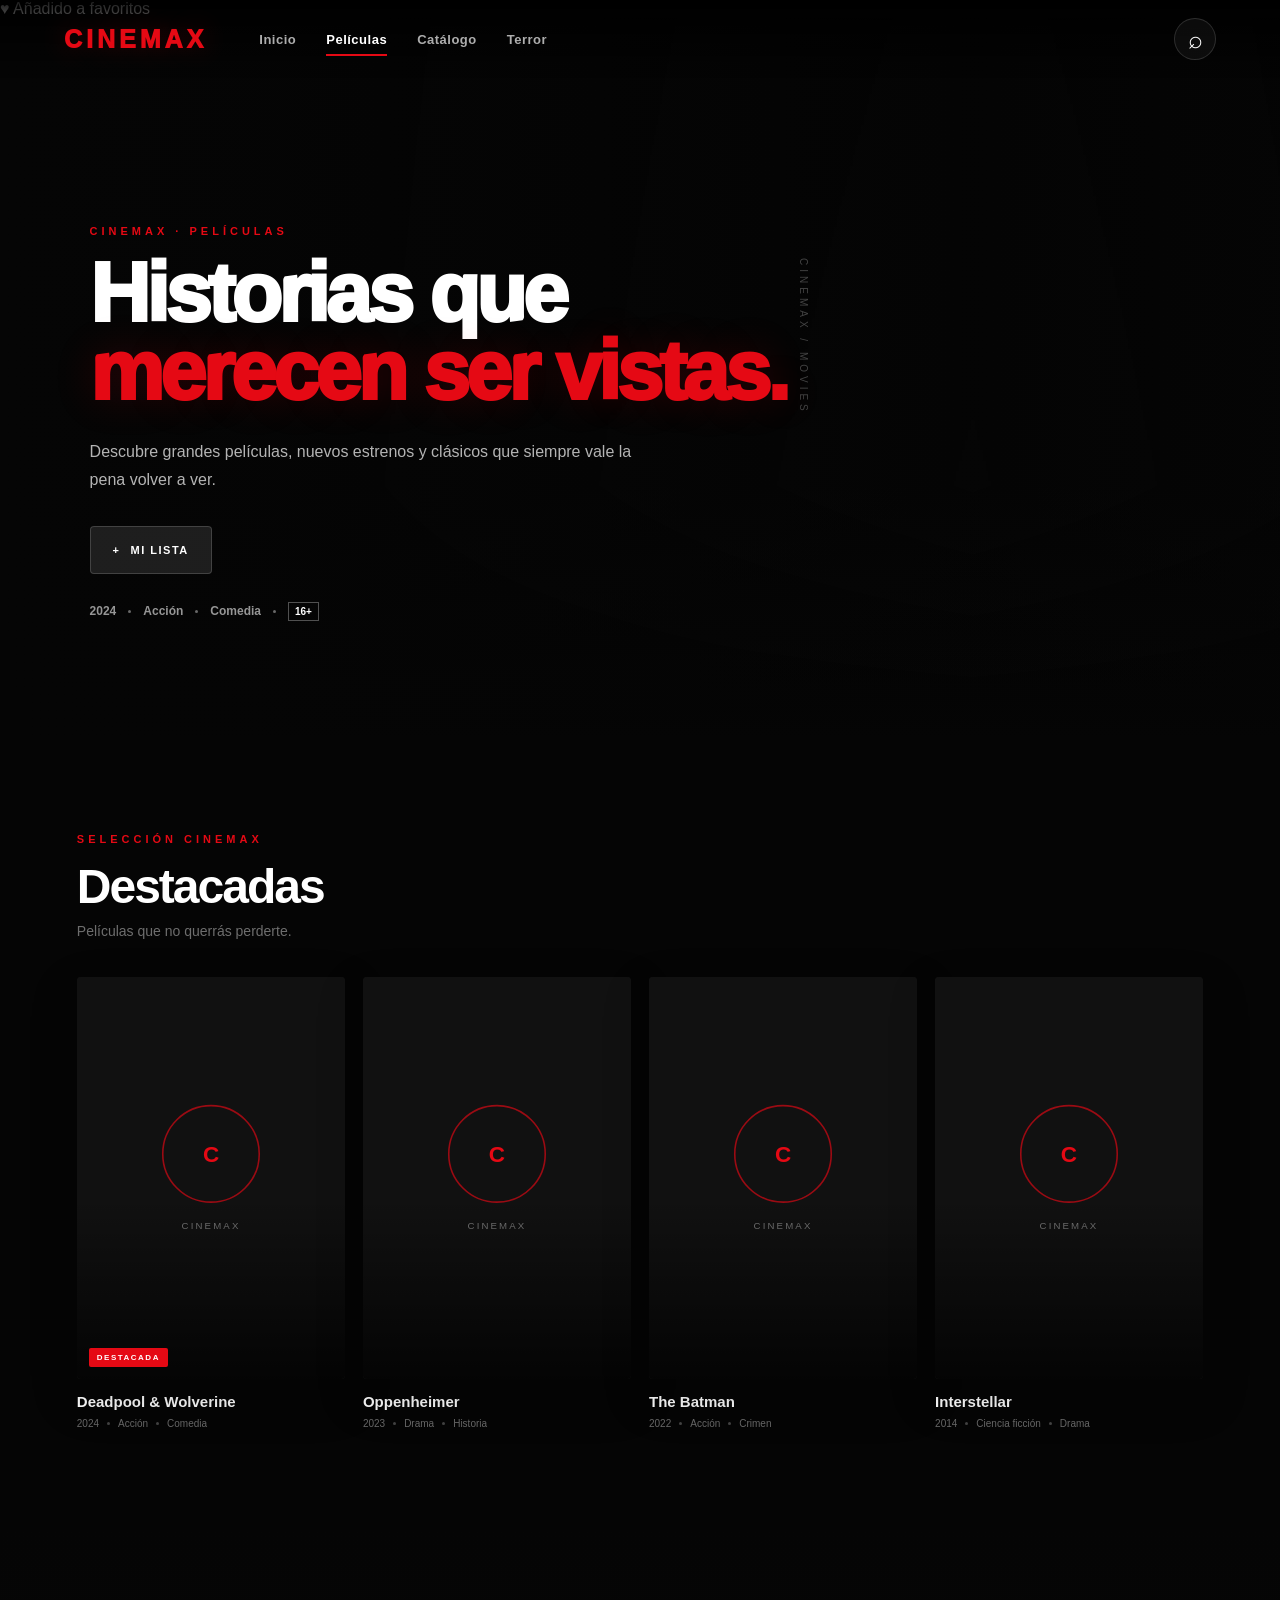
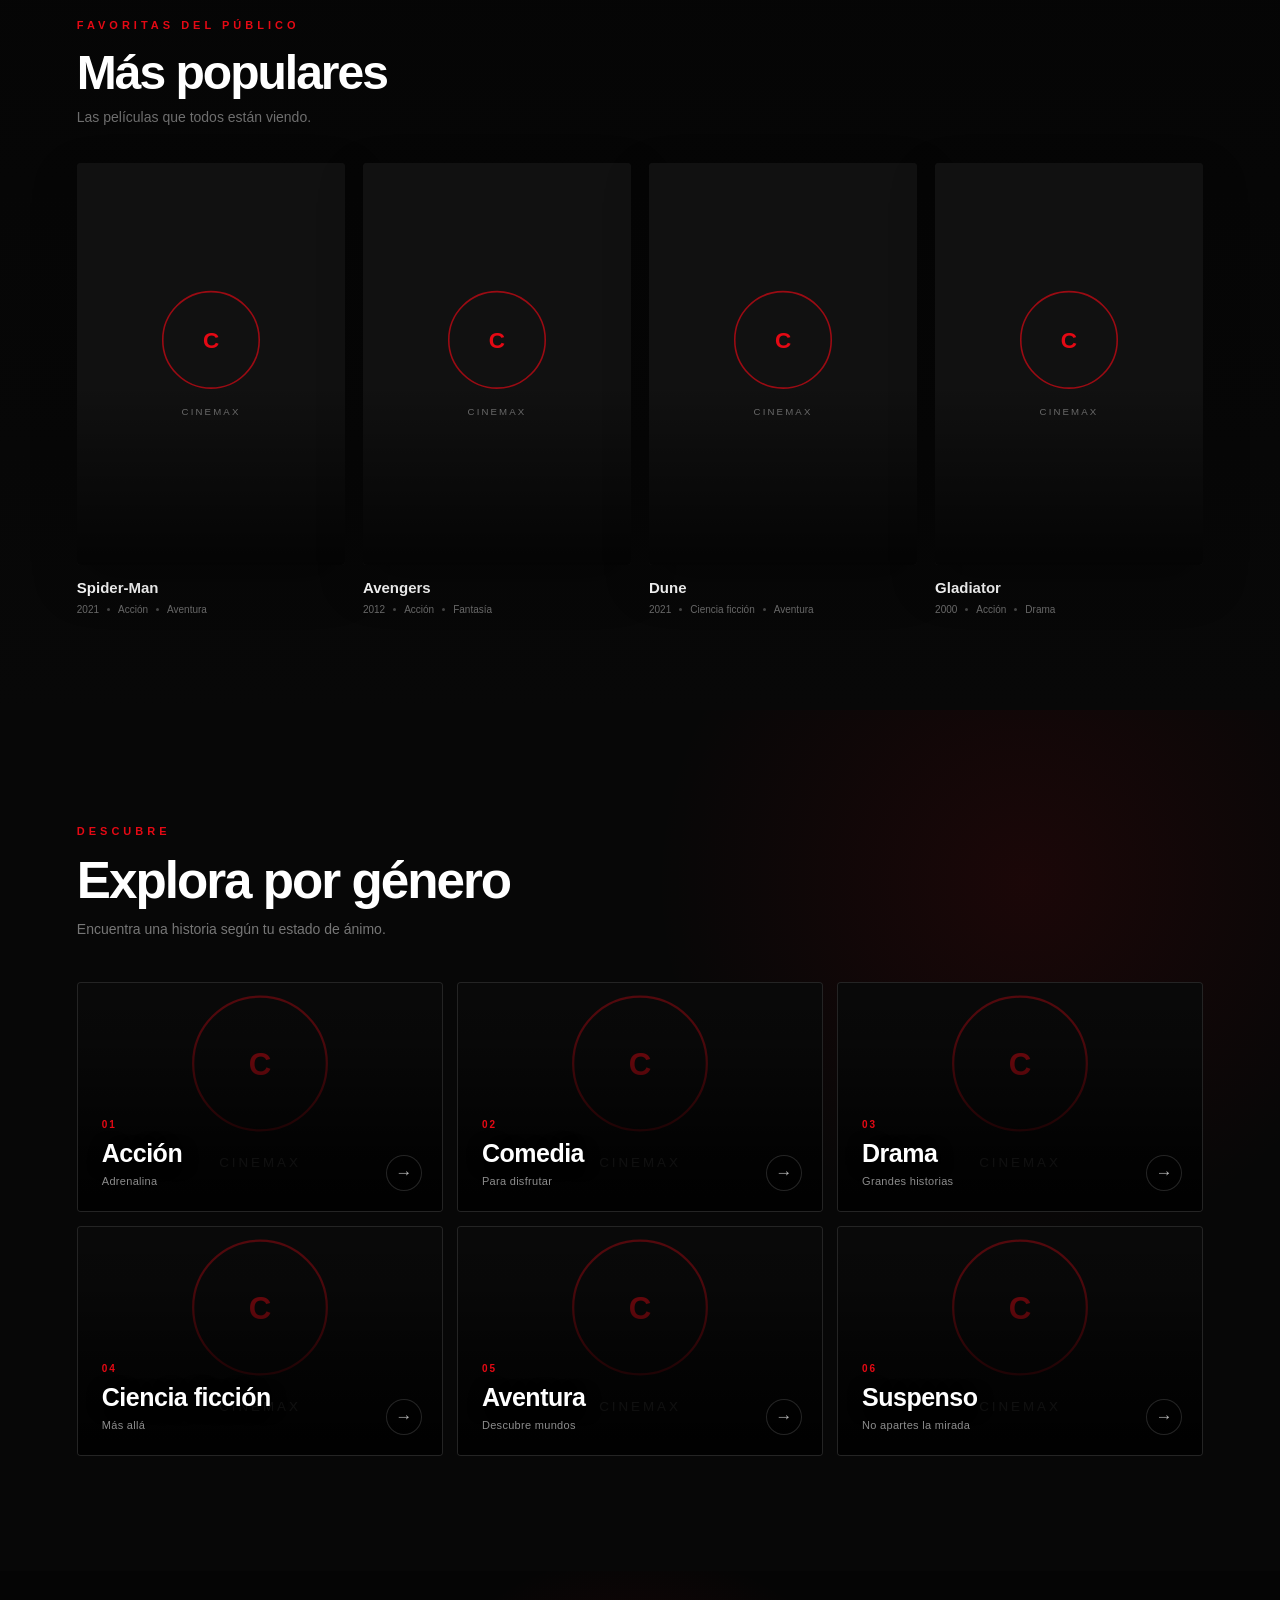
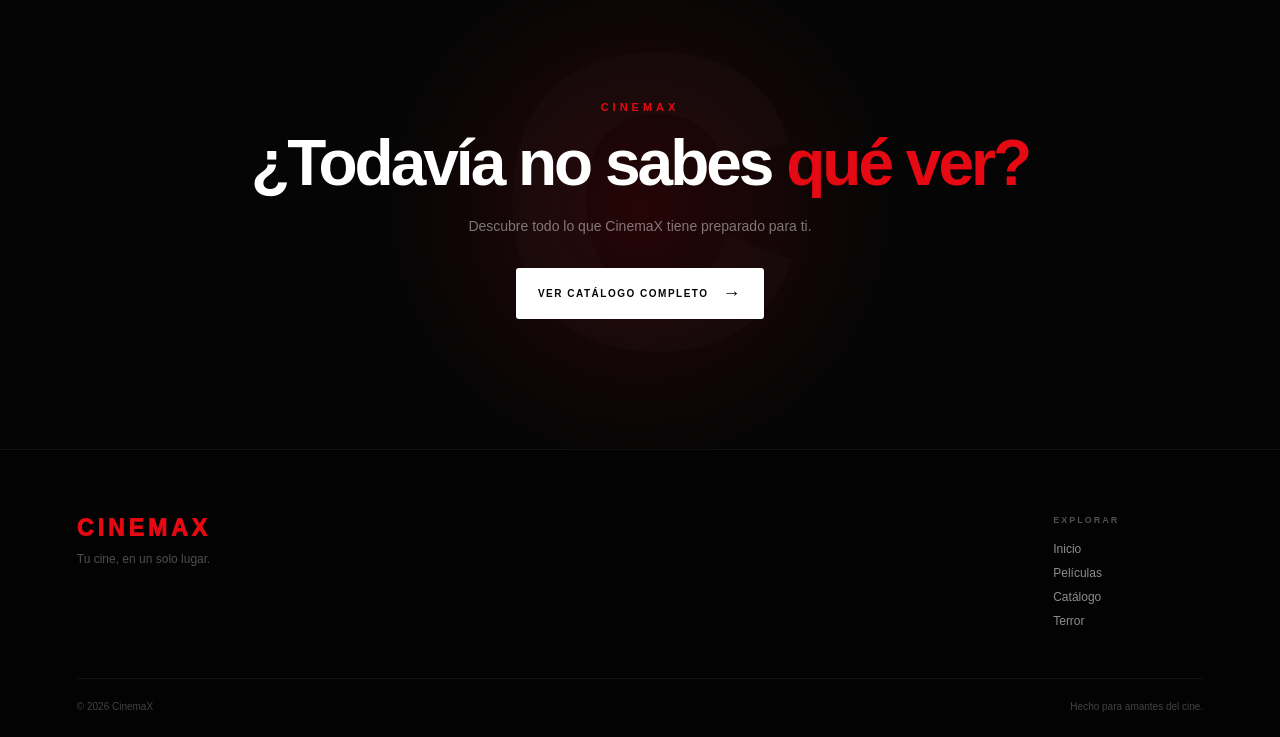
<file: peliculas/index.html>
<!DOCTYPE html>
<html lang="es">

<head>

    <meta charset="UTF-8">

    <meta
        name="viewport"
        content="width=device-width, initial-scale=1.0"
    >

    <meta
        name="theme-color"
        content="#050505"
    >

    <meta
        name="description"
        content="Explora películas en CinemaX."
    >

    <title>Películas — CinemaX</title>

    <link
        rel="stylesheet"
        href="style.css"
    >

    <style>

        /* =====================================================
           TRANSICIÓN CINEMATOGRÁFICA DEL FONDO
        ====================================================== */

        .movie-hero {
            position: relative;
            overflow: hidden;
        }

        .movie-hero .hero-background,
        .movie-hero .hero-background-slide {
            position: absolute;
            inset: 0;
            width: 100%;
            height: 100%;

            background-size: cover;
            background-position: center;
            background-repeat: no-repeat;

            transition:
                opacity 4.5s cubic-bezier(.22, .61, .36, 1),
                transform 8s cubic-bezier(.22, .61, .36, 1);

            will-change:
                opacity,
                transform;
        }

        .movie-hero .hero-background {
            z-index: 0;
            opacity: 1;
            transform: scale(1.04);
        }

        .movie-hero .hero-background-slide {
            z-index: 1;
            opacity: 0;
            transform: scale(1.07);
        }

        .movie-hero .hero-gradient {
            z-index: 2;
        }

        .movie-hero .hero-content,
        .movie-hero .hero-corner {
            position: relative;
            z-index: 3;
        }

        /* =====================================================
           MOVIMIENTO CINEMATOGRÁFICO DURANTE EL CAMBIO
        ====================================================== */

        .movie-hero.background-transition
        .hero-background {
            transform: scale(1.08);
        }

        .movie-hero.background-transition
        .hero-background-slide {
            transform: scale(1.04);
        }

    </style>

</head>


<body>


    <!-- =====================================================
         NAVBAR
    ====================================================== -->

    <header class="navbar" id="navbar">

        <div class="navbar-left">

            <a
                href="../Cinema-main/index.html"
                class="logo"
            >
                CINEMAX
            </a>


            <nav class="nav-links">

                <a href="../Cinema-main/index.html">
                    Inicio
                </a>

                <a
                    href="index.html"
                    class="active"
                >
                    Películas
                </a>

                <a href="../catalogo/index.html">
                    Catálogo
                </a>

                <a href="../terror.html">
                    Terror
                </a>

            </nav>

        </div>


        <div class="navbar-right">

            <button
                class="search-button"
                id="searchButton"
                type="button"
                aria-label="Abrir búsqueda"
            >
                ⌕
            </button>

        </div>

    </header>



    <!-- =====================================================
         FAVORITOS TOAST
    ====================================================== -->

    <div
        class="favorite-toast"
        id="favoriteToast"
        aria-live="polite"
    >

        <span class="favorite-toast-icon">
            ♥
        </span>

        <span id="favoriteToastText">
            Añadido a favoritos
        </span>

    </div>



    <!-- =====================================================
         HERO
    ====================================================== -->

    <main>

        <section class="movie-hero" id="movieHero">

            <div class="hero-background"></div>

            <div
                class="hero-background-slide"
                aria-hidden="true"
            ></div>

            <div class="hero-gradient"></div>


            <div class="hero-content">

                <span class="hero-label">
                    CINEMAX · PELÍCULAS
                </span>


                <h1>
                    Historias que
                    <br>
                    <span>merecen ser vistas.</span>
                </h1>


                <p>
                    Descubre grandes películas, nuevos estrenos
                    y clásicos que siempre vale la pena volver a ver.
                </p>


                <div class="hero-actions">

                    <button
                        class="secondary-button"
                        type="button"
                        id="featuredInfo"
                    >
                        <span>+</span>
                        MI LISTA
                    </button>

                </div>


                <div class="hero-meta">

                    <span>2024</span>

                    <i></i>

                    <span>Acción</span>

                    <i></i>

                    <span>Comedia</span>

                    <i></i>

                    <strong>16+</strong>

                </div>

            </div>


            <div
                class="hero-corner"
                aria-hidden="true"
            >
                CINEMAX / MOVIES
            </div>

        </section>



        <!-- =================================================
             DESTACADAS
        ================================================== -->

        <section class="content-section">

            <div class="section-header">

                <div>

                    <span class="section-label">
                        SELECCIÓN CINEMAX
                    </span>

                    <h2>
                        Destacadas
                    </h2>

                    <p>
                        Películas que no querrás perderte.
                    </p>

                </div>

            </div>


            <div class="movie-grid">


                <!-- DEADPOOL -->

                <article
                    class="movie-card"
                    data-title="Deadpool Wolverine Deadpool & Wolverine"
                    data-movie-id="deadpool-wolverine"
                >

                    <div class="movie-poster">

                        <img
                            src="https://image.tmdb.org/t/p/w500/8cdWjvZQUExUUTzyp4t6EDMubfO.jpg"
                            alt="Deadpool & Wolverine"
                            loading="lazy"
                        >

                        <div class="movie-gradient"></div>

                        <div class="movie-overlay">

                            <button
                                class="add-button"
                                type="button"
                                aria-label="Añadir Deadpool & Wolverine a favoritos"
                                aria-pressed="false"
                            >
                                +
                            </button>

                        </div>

                        <span class="movie-type">
                            DESTACADA
                        </span>

                    </div>


                    <div class="movie-info">

                        <h3>
                            Deadpool & Wolverine
                        </h3>

                        <div class="movie-meta">

                            <span>2024</span>

                            <i></i>

                            <span>Acción</span>

                            <i></i>

                            <span>Comedia</span>

                        </div>

                    </div>

                </article>



                <!-- OPPENHEIMER -->

                <article
                    class="movie-card"
                    data-title="Oppenheimer"
                    data-movie-id="oppenheimer"
                >

                    <div class="movie-poster">

                        <img
                            src="https://image.tmdb.org/t/p/w500/8Gxv8gSFCU0XGDykEGv7zR1n2ua.jpg"
                            alt="Oppenheimer"
                            loading="lazy"
                        >

                        <div class="movie-gradient"></div>

                        <div class="movie-overlay">

                            <button
                                class="add-button"
                                type="button"
                                aria-label="Añadir Oppenheimer a favoritos"
                                aria-pressed="false"
                            >
                                +
                            </button>

                        </div>

                    </div>


                    <div class="movie-info">

                        <h3>
                            Oppenheimer
                        </h3>

                        <div class="movie-meta">

                            <span>2023</span>

                            <i></i>

                            <span>Drama</span>

                            <i></i>

                            <span>Historia</span>

                        </div>

                    </div>

                </article>



                <!-- THE BATMAN -->

                <article
                    class="movie-card"
                    data-title="The Batman Batman"
                    data-movie-id="the-batman"
                >

                    <div class="movie-poster">

                        <img
                            src="https://image.tmdb.org/t/p/w500/74xTEgt7R36Fpooo50r9T25onhq.jpg"
                            alt="The Batman"
                            loading="lazy"
                        >

                        <div class="movie-gradient"></div>

                        <div class="movie-overlay">

                            <button
                                class="add-button"
                                type="button"
                                aria-label="Añadir The Batman a favoritos"
                                aria-pressed="false"
                            >
                                +
                            </button>

                        </div>

                    </div>


                    <div class="movie-info">

                        <h3>
                            The Batman
                        </h3>

                        <div class="movie-meta">

                            <span>2022</span>

                            <i></i>

                            <span>Acción</span>

                            <i></i>

                            <span>Crimen</span>

                        </div>

                    </div>

                </article>



                <!-- INTERSTELLAR -->

                <article
                    class="movie-card"
                    data-title="Interstellar"
                    data-movie-id="interstellar"
                >

                    <div class="movie-poster">

                        <img
                            src="https://image.tmdb.org/t/p/w500/gEU2QniE6E77NI6lCU6MxlNBvIx.jpg"
                            alt="Interstellar"
                            loading="lazy"
                        >

                        <div class="movie-gradient"></div>

                        <div class="movie-overlay">

                            <button
                                class="add-button"
                                type="button"
                                aria-label="Añadir Interstellar a favoritos"
                                aria-pressed="false"
                            >
                                +
                            </button>

                        </div>

                    </div>


                    <div class="movie-info">

                        <h3>
                            Interstellar
                        </h3>

                        <div class="movie-meta">

                            <span>2014</span>

                            <i></i>

                            <span>Ciencia ficción</span>

                            <i></i>

                            <span>Drama</span>

                        </div>

                    </div>

                </article>

            </div>

        </section>



        <!-- =================================================
             MÁS POPULARES
        ================================================== -->

        <section class="content-section dark-section">

            <div class="section-header">

                <div>

                    <span class="section-label">
                        FAVORITAS DEL PÚBLICO
                    </span>

                    <h2>
                        Más populares
                    </h2>

                    <p>
                        Las películas que todos están viendo.
                    </p>

                </div>

            </div>


            <div class="movie-grid">


                <!-- SPIDER-MAN -->

                <article
                    class="movie-card"
                    data-title="Spider-Man"
                    data-movie-id="spider-man"
                >

                    <div class="movie-poster">

                        <img
                            src="https://image.tmdb.org/t/p/w500/1g0dhYtq4irTY1GPXvft6k4YLjm.jpg"
                            alt="Spider-Man"
                            loading="lazy"
                        >

                        <div class="movie-gradient"></div>

                        <div class="movie-overlay">

                            <button
                                class="add-button"
                                type="button"
                                aria-label="Añadir Spider-Man a favoritos"
                                aria-pressed="false"
                            >
                                +
                            </button>

                        </div>

                    </div>


                    <div class="movie-info">

                        <h3>
                            Spider-Man
                        </h3>

                        <div class="movie-meta">

                            <span>2021</span>

                            <i></i>

                            <span>Acción</span>

                            <i></i>

                            <span>Aventura</span>

                        </div>

                    </div>

                </article>



                <!-- AVENGERS -->

                <article
                    class="movie-card"
                    data-title="Avengers The Avengers"
                    data-movie-id="avengers"
                >

                    <div class="movie-poster">

                        <img
                            src="https://image.tmdb.org/t/p/w500/4ssDuvEDkSArWEdyBl2X5EHvYKU.jpg"
                            alt="Avengers"
                            loading="lazy"
                        >

                        <div class="movie-gradient"></div>

                        <div class="movie-overlay">

                            <button
                                class="add-button"
                                type="button"
                                aria-label="Añadir Avengers a favoritos"
                                aria-pressed="false"
                            >
                                +
                            </button>

                        </div>

                    </div>


                    <div class="movie-info">

                        <h3>
                            Avengers
                        </h3>

                        <div class="movie-meta">

                            <span>2012</span>

                            <i></i>

                            <span>Acción</span>

                            <i></i>

                            <span>Fantasía</span>

                        </div>

                    </div>

                </article>



                <!-- DUNE -->

                <article
                    class="movie-card"
                    data-title="Dune"
                    data-movie-id="dune"
                >

                    <div class="movie-poster">

                        <img
                            src="https://image.tmdb.org/t/p/w500/1pdfLvkbY9ohJlCjQH2CZjjYVvJ.jpg"
                            alt="Dune"
                            loading="lazy"
                        >

                        <div class="movie-gradient"></div>

                        <div class="movie-overlay">

                            <button
                                class="add-button"
                                type="button"
                                aria-label="Añadir Dune a favoritos"
                                aria-pressed="false"
                            >
                                +
                            </button>

                        </div>

                    </div>


                    <div class="movie-info">

                        <h3>
                            Dune
                        </h3>

                        <div class="movie-meta">

                            <span>2021</span>

                            <i></i>

                            <span>Ciencia ficción</span>

                            <i></i>

                            <span>Aventura</span>

                        </div>

                    </div>

                </article>



                <!-- GLADIATOR -->

                <article
                    class="movie-card"
                    data-title="Gladiator"
                    data-movie-id="gladiator"
                >

                    <div class="movie-poster">

                        <img
                            src="https://image.tmdb.org/t/p/w500/ty8TGRuvJLPUmAR1H1nRIsgwvim.jpg"
                            alt="Gladiator"
                            loading="lazy"
                        >

                        <div class="movie-gradient"></div>

                        <div class="movie-overlay">

                            <button
                                class="add-button"
                                type="button"
                                aria-label="Añadir Gladiator a favoritos"
                                aria-pressed="false"
                            >
                                +
                            </button>

                        </div>

                    </div>


                    <div class="movie-info">

                        <h3>
                            Gladiator
                        </h3>

                        <div class="movie-meta">

                            <span>2000</span>

                            <i></i>

                            <span>Acción</span>

                            <i></i>

                            <span>Drama</span>

                        </div>

                    </div>

                </article>

            </div>

        </section>



        <!-- =================================================
             GÉNEROS
        ================================================== -->

        <section class="genre-section">

            <div class="genre-header">

                <span class="section-label">
                    DESCUBRE
                </span>

                <h2>
                    Explora por género
                </h2>

                <p>
                    Encuentra una historia según tu estado de ánimo.
                </p>

            </div>


            <div class="genre-grid">


                <!-- ACCIÓN -->

                <button
                    class="genre-card genre-action"
                    type="button"
                >

                    <div class="genre-image">

                        <img
                            src="https://image.tmdb.org/t/p/w780/8cdWjvZQUExUUTzyp4t6EDMubfO.jpg"
                            alt="Películas de Acción"
                            loading="lazy"
                        >

                    </div>

                    <div class="genre-overlay"></div>

                    <div class="genre-content">

                        <span>01</span>

                        <strong>
                            Acción
                        </strong>

                        <small>
                            Adrenalina
                        </small>

                    </div>

                    <div class="genre-arrow">
                        →
                    </div>

                </button>



                <!-- COMEDIA -->

                <button
                    class="genre-card genre-comedy"
                    type="button"
                >

                    <div class="genre-image">

                        <img
                            src="https://image.tmdb.org/t/p/w780/8cdWjvZQUExUUTzyp4t6EDMubfO.jpg"
                            alt="Películas de Comedia"
                            loading="lazy"
                        >

                    </div>

                    <div class="genre-overlay"></div>

                    <div class="genre-content">

                        <span>02</span>

                        <strong>
                            Comedia
                        </strong>

                        <small>
                            Para disfrutar
                        </small>

                    </div>

                    <div class="genre-arrow">
                        →
                    </div>

                </button>



                <!-- DRAMA -->

                <button
                    class="genre-card genre-drama"
                    type="button"
                >

                    <div class="genre-image">

                        <img
                            src="https://image.tmdb.org/t/p/w780/8Gxv8gSFCU0XGDykEGv7zR1n2ua.jpg"
                            alt="Películas de Drama"
                            loading="lazy"
                        >

                    </div>

                    <div class="genre-overlay"></div>

                    <div class="genre-content">

                        <span>03</span>

                        <strong>
                            Drama
                        </strong>

                        <small>
                            Grandes historias
                        </small>

                    </div>

                    <div class="genre-arrow">
                        →
                    </div>

                </button>



                <!-- CIENCIA FICCIÓN -->

                <button
                    class="genre-card genre-sci-fi"
                    type="button"
                >

                    <div class="genre-image">

                        <img
                            src="https://image.tmdb.org/t/p/w780/gEU2QniE6E77NI6lCU6MxlNBvIx.jpg"
                            alt="Películas de Ciencia ficción"
                            loading="lazy"
                        >

                    </div>

                    <div class="genre-overlay"></div>

                    <div class="genre-content">

                        <span>04</span>

                        <strong>
                            Ciencia ficción
                        </strong>

                        <small>
                            Más allá
                        </small>

                    </div>

                    <div class="genre-arrow">
                        →
                    </div>

                </button>



                <!-- AVENTURA -->

                <button
                    class="genre-card genre-adventure"
                    type="button"
                >

                    <div class="genre-image">

                        <img
                            src="https://image.tmdb.org/t/p/w780/1pdfLvkbY9ohJlCjQH2CZjjYVvJ.jpg"
                            alt="Películas de Aventura"
                            loading="lazy"
                        >

                    </div>

                    <div class="genre-overlay"></div>

                    <div class="genre-content">

                        <span>05</span>

                        <strong>
                            Aventura
                        </strong>

                        <small>
                            Descubre mundos
                        </small>

                    </div>

                    <div class="genre-arrow">
                        →
                    </div>

                </button>



                <!-- SUSPENSO -->

                <button
                    class="genre-card genre-thriller"
                    type="button"
                >

                    <div class="genre-image">

                        <img
                            src="https://image.tmdb.org/t/p/w780/74xTEgt7R36Fpooo50r9T25onhq.jpg"
                            alt="Películas de Suspenso"
                            loading="lazy"
                        >

                    </div>

                    <div class="genre-overlay"></div>

                    <div class="genre-content">

                        <span>06</span>

                        <strong>
                            Suspenso
                        </strong>

                        <small>
                            No apartes la mirada
                        </small>

                    </div>

                    <div class="genre-arrow">
                        →
                    </div>

                </button>

            </div>

        </section>



        <!-- =================================================
             CTA FINAL
        ================================================== -->

        <section class="final-cta">

            <div class="final-cta-content">

                <span class="section-label">
                    CINEMAX
                </span>

                <h2>
                    ¿Todavía no sabes
                    <span>qué ver?</span>
                </h2>

                <p>
                    Descubre todo lo que CinemaX tiene preparado
                    para ti.
                </p>

                <a
                    href="../catalogo/index.html"
                    class="cta-button"
                >
                    VER CATÁLOGO COMPLETO
                    <span>→</span>
                </a>

            </div>

        </section>

    </main>



    <!-- =====================================================
         SEARCH
    ====================================================== -->

    <div
        class="search-overlay"
        id="searchOverlay"
        aria-hidden="true"
    >

        <div class="search-backdrop"></div>

        <div class="search-content">

            <button
                class="close-search"
                id="closeSearch"
                type="button"
            >
                ×
            </button>

            <span class="section-label">
                CINEMAX SEARCH
            </span>

            <h2>
                ¿Qué quieres ver?
            </h2>

            <p>
                Busca una película dentro de CinemaX.
            </p>


            <form id="searchForm">

                <span>
                    ⌕
                </span>

                <input
                    type="text"
                    id="searchInput"
                    placeholder="Buscar película..."
                    autocomplete="off"
                >

                <button type="submit">
                    →
                </button>

            </form>

        </div>

    </div>



    <!-- =====================================================
         FOOTER
    ====================================================== -->

    <footer class="footer">

        <div class="footer-top">

            <div>

                <div class="footer-logo">
                    CINEMAX
                </div>

                <p>
                    Tu cine, en un solo lugar.
                </p>

            </div>


            <div class="footer-links">

                <span>
                    EXPLORAR
                </span>

                <a href="../Cinema-main/index.html">
                    Inicio
                </a>

                <a href="index.html">
                    Películas
                </a>

                <a href="../catalogo/index.html">
                    Catálogo
                </a>

                <a href="../terror.html">
                    Terror
                </a>

            </div>

        </div>


        <div class="footer-bottom">

            <span>
                © 2026 CinemaX
            </span>

            <span>
                Hecho para amantes del cine.
            </span>

        </div>

    </footer>



    <!-- =====================================================
         JAVASCRIPT
    ====================================================== -->

    <script>

        document.addEventListener(
            "DOMContentLoaded",
            () => {


                /* =============================================
                   NAVBAR
                ============================================== */

                const navbar =
                    document.getElementById("navbar");


                const updateNavbar = () => {

                    navbar.classList.toggle(
                        "scrolled",
                        window.scrollY > 30
                    );

                };


                updateNavbar();


                window.addEventListener(
                    "scroll",
                    updateNavbar,
                    { passive: true }
                );



                /* =============================================
                   FONDO DINÁMICO DEL HERO
                ============================================== */

                const movieHero =
                    document.getElementById(
                        "movieHero"
                    );

                const heroBackground =
                    movieHero.querySelector(
                        ".hero-background"
                    );

                const heroBackgroundSlide =
                    movieHero.querySelector(
                        ".hero-background-slide"
                    );


                /*
                 * MUCHAS imágenes diferentes.
                 *
                 * Se mantienen separadas de las imágenes
                 * de las tarjetas para que el hero tenga
                 * su propia secuencia cinematográfica.
                 */

                const heroBackgrounds = [

                    "https://image.tmdb.org/t/p/original/8cdWjvZQUExUUTzyp4t6EDMubfO.jpg",

                    "https://image.tmdb.org/t/p/original/74xTEgt7R36Fpooo50r9T25onhq.jpg",

                    "https://image.tmdb.org/t/p/original/8Gxv8gSFCU0XGDykEGv7zR1n2ua.jpg",

                    "https://image.tmdb.org/t/p/original/gEU2QniE6E77NI6lCU6MxlNBvIx.jpg",

                    "https://image.tmdb.org/t/p/original/1pdfLvkbY9ohJlCjQH2CZjjYVvJ.jpg",

                    "https://image.tmdb.org/t/p/original/5a4JdoFwll5DRtKMe7JLu9bqXrH.jpg",

                    "https://image.tmdb.org/t/p/original/7WsyChQLEftFiDOVTGkv3hFpyyt.jpg",

                    "https://image.tmdb.org/t/p/original/2E6pIbJien7B9yWpaz8Yd2yJ7wJ.jpg",

                    "https://image.tmdb.org/t/p/original/1XDDXPXGiI8id7MrUxK36ke7gkX.jpg",

                    "https://image.tmdb.org/t/p/original/6AGU5xe5mR9Y6fR8W6Q7W2wX5nL.jpg",

                    "https://image.tmdb.org/t/p/original/4HodYYKEIsGOdinkGi2Ucz6X9i0.jpg",

                    "https://image.tmdb.org/t/p/original/8YFL5QQVPy3AgrEQwNn5v9cT8lG.jpg"

                ];


                /*
                 * Cada cuánto cambia el fondo.
                 *
                 * 12 segundos da suficiente tiempo para
                 * disfrutar cada imagen sin que se sienta
                 * demasiado lento.
                 */

                const HERO_CHANGE_INTERVAL =
                    12 * 1000;


                /*
                 * Duración del crossfade.
                 *
                 * 4.5 segundos = cambio mucho más suave
                 * y cinematográfico.
                 */

                const HERO_TRANSITION_DURATION =
                    4500;


                let currentHeroIndex = 0;

                let heroTransitioning = false;


                /*
                 * Primera imagen.
                 */

                heroBackground.style.backgroundImage =
                    `url("${heroBackgrounds[0]}")`;


                /*
                 * Precargar TODAS las imágenes.
                 *
                 * Así evitamos que aparezca un fondo negro
                 * mientras el navegador descarga la siguiente.
                 */

                heroBackgrounds.forEach(
                    imageUrl => {

                        const image =
                            new Image();

                        image.src =
                            imageUrl;

                    }
                );


                /*
                 * Cambiar imagen.
                 */

                const changeHeroBackground =
                    () => {

                        if (
                            heroTransitioning ||
                            heroBackgrounds.length < 2
                        ) {

                            return;

                        }


                        heroTransitioning = true;


                        /*
                         * Siguiente imagen.
                         */

                        const nextIndex =
                            (
                                currentHeroIndex + 1
                            ) %
                            heroBackgrounds.length;


                        const nextImage =
                            heroBackgrounds[
                                nextIndex
                            ];


                        /*
                         * Colocamos la nueva imagen
                         * en la segunda capa.
                         */

                        heroBackgroundSlide.style.backgroundImage =
                            `url("${nextImage}")`;


                        /*
                         * Estado inicial.
                         */

                        heroBackgroundSlide.style.opacity =
                            "0";


                        heroBackgroundSlide.style.transform =
                            "scale(1.07)";


                        heroBackground.style.opacity =
                            "1";


                        heroBackground.style.transform =
                            "scale(1.04)";


                        /*
                         * Activamos la animación.
                         */

                        movieHero.classList.add(
                            "background-transition"
                        );


                        /*
                         * Esperamos dos frames para
                         * garantizar que el navegador
                         * registre el estado inicial.
                         */

                        requestAnimationFrame(
                            () => {

                                requestAnimationFrame(
                                    () => {

                                        /*
                                         * La nueva imagen
                                         * comienza a aparecer.
                                         */

                                        heroBackgroundSlide.style.opacity =
                                            "1";


                                        /*
                                         * La imagen anterior
                                         * comienza a desaparecer.
                                         */

                                        heroBackground.style.opacity =
                                            "0";


                                        /*
                                         * Zoom muy lento para
                                         * mantener sensación
                                         * cinematográfica.
                                         */

                                        heroBackground.style.transform =
                                            "scale(1.08)";


                                        heroBackgroundSlide.style.transform =
                                            "scale(1.04)";

                                    }
                                );

                            }
                        );


                        /*
                         * Esperamos a que termine
                         * completamente el crossfade.
                         */

                        setTimeout(
                            () => {

                                /*
                                 * Convertimos la imagen nueva
                                 * en la capa principal.
                                 */

                                heroBackground.style.backgroundImage =
                                    `url("${nextImage}")`;


                                heroBackground.style.opacity =
                                    "1";


                                heroBackground.style.transform =
                                    "scale(1.04)";


                                /*
                                 * Reiniciamos la capa secundaria.
                                 */

                                heroBackgroundSlide.style.opacity =
                                    "0";


                                heroBackgroundSlide.style.transform =
                                    "scale(1.07)";


                                /*
                                 * Guardamos índice actual.
                                 */

                                currentHeroIndex =
                                    nextIndex;


                                movieHero.classList.remove(
                                    "background-transition"
                                );


                                heroTransitioning =
                                    false;

                            },
                            HERO_TRANSITION_DURATION + 150
                        );

                    };


                /*
                 * Primer cambio después de 12 segundos.
                 */

                setInterval(
                    changeHeroBackground,
                    HERO_CHANGE_INTERVAL
                );



                /* =============================================
                   SISTEMA DE FAVORITOS COMPARTIDO CINEMAX
                ============================================== */

                const FAVORITES_KEY =
                    "cinemax_favorites";


                const getFavorites = () => {

                    try {

                        const stored =
                            localStorage.getItem(
                                FAVORITES_KEY
                            );

                        if (!stored) {
                            return [];
                        }

                        const parsed =
                            JSON.parse(stored);

                        return Array.isArray(parsed)
                            ? parsed
                            : [];

                    } catch (error) {

                        console.warn(
                            "CinemaX: no se pudieron leer los favoritos.",
                            error
                        );

                        return [];

                    }

                };


                const saveFavorites = favorites => {

                    try {

                        localStorage.setItem(
                            FAVORITES_KEY,
                            JSON.stringify(favorites)
                        );

                    } catch (error) {

                        console.warn(
                            "CinemaX: no se pudieron guardar los favoritos.",
                            error
                        );

                    }

                };


                const isFavorite = movieId => {

                    return getFavorites().some(
                        favorite =>
                            favorite.id === movieId
                    );

                };


                const addFavorite = movie => {

                    const favorites =
                        getFavorites();


                    const alreadyExists =
                        favorites.some(
                            favorite =>
                                favorite.id === movie.id
                        );


                    if (!alreadyExists) {

                        favorites.push(movie);

                        saveFavorites(
                            favorites
                        );

                    }

                };


                const removeFavorite = movieId => {

                    const favorites =
                        getFavorites();


                    const updated =
                        favorites.filter(
                            favorite =>
                                favorite.id !== movieId
                        );


                    saveFavorites(
                        updated
                    );

                };



                /* =============================================
                   TOAST
                ============================================== */

                const favoriteToast =
                    document.getElementById(
                        "favoriteToast"
                    );


                const favoriteToastText =
                    document.getElementById(
                        "favoriteToastText"
                    );


                let toastTimer = null;


                const showFavoriteToast =
                    (message, removed = false) => {

                        if (!favoriteToast) {
                            return;
                        }


                        favoriteToastText.textContent =
                            message;


                        favoriteToast.classList.toggle(
                            "removed",
                            removed
                        );


                        favoriteToast.classList.add(
                            "show"
                        );


                        clearTimeout(
                            toastTimer
                        );


                        toastTimer =
                            setTimeout(
                                () => {

                                    favoriteToast.classList.remove(
                                        "show"
                                    );

                                },
                                2200
                            );

                    };



                /* =============================================
                   ACTUALIZAR INTERFAZ DE FAVORITOS
                ============================================== */

                const updateFavoriteButton =
                    (button, favorite) => {

                        if (!button) {
                            return;
                        }


                        button.classList.toggle(
                            "added",
                            favorite
                        );


                        button.setAttribute(
                            "aria-pressed",
                            favorite
                                ? "true"
                                : "false"
                        );


                        if (favorite) {

                            button.textContent =
                                "♥";

                            button.setAttribute(
                                "aria-label",
                                "Quitar de favoritos"
                            );

                        } else {

                            button.textContent =
                                "+";

                            button.setAttribute(
                                "aria-label",
                                "Añadir a favoritos"
                            );

                        }

                    };



                /* =============================================
                   SINCRONIZAR TODAS LAS TARJETAS
                ============================================== */

                const syncFavoriteButtons = () => {

                    const cards =
                        document.querySelectorAll(
                            ".movie-card[data-movie-id]"
                        );


                    cards.forEach(card => {

                        const movieId =
                            card.dataset.movieId;


                        const button =
                            card.querySelector(
                                ".add-button"
                            );


                        updateFavoriteButton(
                            button,
                            isFavorite(movieId)
                        );

                    });


                    const heroButton =
                        document.getElementById(
                            "featuredInfo"
                        );


                    if (heroButton) {

                        const featuredFavorite =
                            isFavorite(
                                "deadpool-wolverine"
                            );


                        heroButton.classList.toggle(
                            "added",
                            featuredFavorite
                        );


                        heroButton.innerHTML =
                            featuredFavorite
                                ? "<span>♥</span> EN MI LISTA"
                                : "<span>+</span> MI LISTA";

                    }

                };


                syncFavoriteButtons();



                /* =============================================
                   BOTONES DE FAVORITOS
                ============================================== */

                document.addEventListener(
                    "click",
                    event => {

                        const addButton =
                            event.target.closest(
                                ".add-button"
                            );


                        if (!addButton) {
                            return;
                        }


                        const card =
                            addButton.closest(
                                ".movie-card"
                            );


                        if (!card) {
                            return;
                        }


                        const movieId =
                            card.dataset.movieId;


                        const title =
                            card.querySelector(
                                ".movie-info h3"
                            )?.textContent.trim()
                            || card.dataset.title
                            || "Película";


                        const image =
                            card.querySelector(
                                ".movie-poster img"
                            )?.src
                            || "";


                        const meta =
                            Array.from(
                                card.querySelectorAll(
                                    ".movie-meta span"
                                )
                            ).map(
                                element =>
                                    element.textContent.trim()
                            );


                        const movie = {

                            id: movieId,

                            title: title,

                            image: image,

                            year:
                                meta[0] || "",

                            genre:
                                meta.slice(1).join(
                                    " · "
                                )

                        };


                        const currentlyFavorite =
                            isFavorite(movieId);


                        if (currentlyFavorite) {

                            removeFavorite(
                                movieId
                            );


                            updateFavoriteButton(
                                addButton,
                                false
                            );


                            showFavoriteToast(
                                `${title} eliminado de favoritos`,
                                true
                            );

                        } else {

                            addFavorite(
                                movie
                            );


                            updateFavoriteButton(
                                addButton,
                                true
                            );


                            showFavoriteToast(
                                `${title} añadido a favoritos`
                            );

                        }


                        window.dispatchEvent(
                            new CustomEvent(
                                "cinemax:favoritesChanged"
                            )
                        );

                    }
                );



                /* =============================================
                   CAMBIOS DE FAVORITOS DESDE OTRA PÁGINA
                ============================================== */

                window.addEventListener(
                    "storage",
                    event => {

                        if (
                            event.key ===
                            FAVORITES_KEY
                        ) {

                            syncFavoriteButtons();

                        }

                    }
                );


                window.addEventListener(
                    "cinemax:favoritesChanged",
                    () => {

                        syncFavoriteButtons();

                    }
                );



                /* =============================================
                   FALLBACK DE IMÁGENES
                ============================================== */

                const fallbackPoster =
                    "data:image/svg+xml;charset=UTF-8," +
                    encodeURIComponent(`
                        <svg
                            xmlns="http://www.w3.org/2000/svg"
                            width="500"
                            height="750"
                            viewBox="0 0 500 750"
                        >

                            <rect
                                width="500"
                                height="750"
                                fill="#111"
                            />

                            <circle
                                cx="250"
                                cy="330"
                                r="90"
                                fill="none"
                                stroke="#e50914"
                                stroke-width="3"
                                opacity=".65"
                            />

                            <text
                                x="250"
                                y="345"
                                text-anchor="middle"
                                fill="#e50914"
                                font-family="Arial"
                                font-size="42"
                                font-weight="900"
                            >
                                C
                            </text>

                            <text
                                x="250"
                                y="470"
                                text-anchor="middle"
                                fill="#777"
                                font-family="Arial"
                                font-size="18"
                                letter-spacing="4"
                            >
                                CINEMAX
                            </text>

                        </svg>
                    `);


                document
                    .querySelectorAll(
                        ".movie-poster img, .genre-image img"
                    )
                    .forEach(img => {

                        img.addEventListener(
                            "error",
                            () => {

                                if (
                                    img.dataset.fallbackApplied
                                ) {
                                    return;
                                }


                                img.dataset.fallbackApplied =
                                    "true";


                                img.src =
                                    fallbackPoster;

                            },
                            { once: true }
                        );

                    });



                /* =============================================
                   SEARCH
                ============================================== */

                const searchButton =
                    document.getElementById(
                        "searchButton"
                    );


                const searchOverlay =
                    document.getElementById(
                        "searchOverlay"
                    );


                const closeSearch =
                    document.getElementById(
                        "closeSearch"
                    );


                const searchBackdrop =
                    document.querySelector(
                        ".search-backdrop"
                    );


                const searchForm =
                    document.getElementById(
                        "searchForm"
                    );


                const searchInput =
                    document.getElementById(
                        "searchInput"
                    );


                const openSearch = () => {

                    searchOverlay.classList.add(
                        "active"
                    );


                    searchOverlay.setAttribute(
                        "aria-hidden",
                        "false"
                    );


                    document.body.classList.add(
                        "search-open"
                    );


                    setTimeout(
                        () =>
                            searchInput.focus(),
                        200
                    );

                };


                const closeSearchOverlay = () => {

                    searchOverlay.classList.remove(
                        "active"
                    );


                    searchOverlay.setAttribute(
                        "aria-hidden",
                        "true"
                    );


                    document.body.classList.remove(
                        "search-open"
                    );

                };


                searchButton.addEventListener(
                    "click",
                    openSearch
                );


                closeSearch.addEventListener(
                    "click",
                    closeSearchOverlay
                );


                searchBackdrop.addEventListener(
                    "click",
                    closeSearchOverlay
                );


                document.addEventListener(
                    "keydown",
                    event => {

                        if (
                            event.key === "Escape"
                        ) {

                            closeSearchOverlay();

                        }

                    }
                );


                searchForm.addEventListener(
                    "submit",
                    event => {

                        event.preventDefault();


                        const query =
                            searchInput.value
                                .trim()
                                .toLowerCase();


                        if (!query) {
                            return;
                        }


                        const cards =
                            document.querySelectorAll(
                                ".movie-card"
                            );


                        let found = false;


                        cards.forEach(card => {

                            const title =
                                (
                                    card.dataset.title ||
                                    ""
                                ).toLowerCase();


                            const visible =
                                title.includes(query);


                            card.classList.toggle(
                                "search-hidden",
                                !visible
                            );


                            if (visible) {
                                found = true;
                            }

                        });


                        closeSearchOverlay();


                        if (!found) {

                            alert(
                                `No encontramos "${searchInput.value}" en esta sección.`
                            );

                        }


                        searchInput.value = "";

                    }
                );



                /* =============================================
                   GÉNEROS
                ============================================== */

                document
                    .querySelectorAll(".genre-card")
                    .forEach(button => {

                        button.addEventListener(
                            "click",
                            () => {

                                const genre =
                                    button.querySelector(
                                        "strong"
                                    )?.textContent
                                    || "este género";


                                alert(
                                    `Próximamente podrás explorar todas las películas de ${genre}.`
                                );

                            }
                        );

                    });



                /* =============================================
                   HERO — MI LISTA
                ============================================== */

                const featuredInfo =
                    document.getElementById(
                        "featuredInfo"
                    );


                if (featuredInfo) {

                    featuredInfo.addEventListener(
                        "click",
                        () => {

                            const movieId =
                                "deadpool-wolverine";


                            const currentlyFavorite =
                                isFavorite(
                                    movieId
                                );


                            if (currentlyFavorite) {

                                removeFavorite(
                                    movieId
                                );


                                showFavoriteToast(
                                    "Deadpool & Wolverine eliminado de favoritos",
                                    true
                                );

                            } else {

                                addFavorite({

                                    id:
                                        movieId,

                                    title:
                                        "Deadpool & Wolverine",

                                    image:
                                        "https://image.tmdb.org/t/p/w500/8cdWjvZQUExUUTzyp4t6EDMubfO.jpg",

                                    year:
                                        "2024",

                                    genre:
                                        "Acción · Comedia"

                                });


                                showFavoriteToast(
                                    "Deadpool & Wolverine añadido a favoritos"
                                );

                            }


                            syncFavoriteButtons();


                            window.dispatchEvent(
                                new CustomEvent(
                                    "cinemax:favoritesChanged"
                                )
                            );

                        }
                    );

                }



                /* =============================================
                   ACTUALIZACIÓN AL VOLVER A LA PÁGINA
                ============================================== */

                document.addEventListener(
                    "visibilitychange",
                    () => {

                        if (
                            document.visibilityState ===
                            "visible"
                        ) {

                            syncFavoriteButtons();

                        }

                    }
                );

            }

        );

    </script>


</body>

</html>
</file>
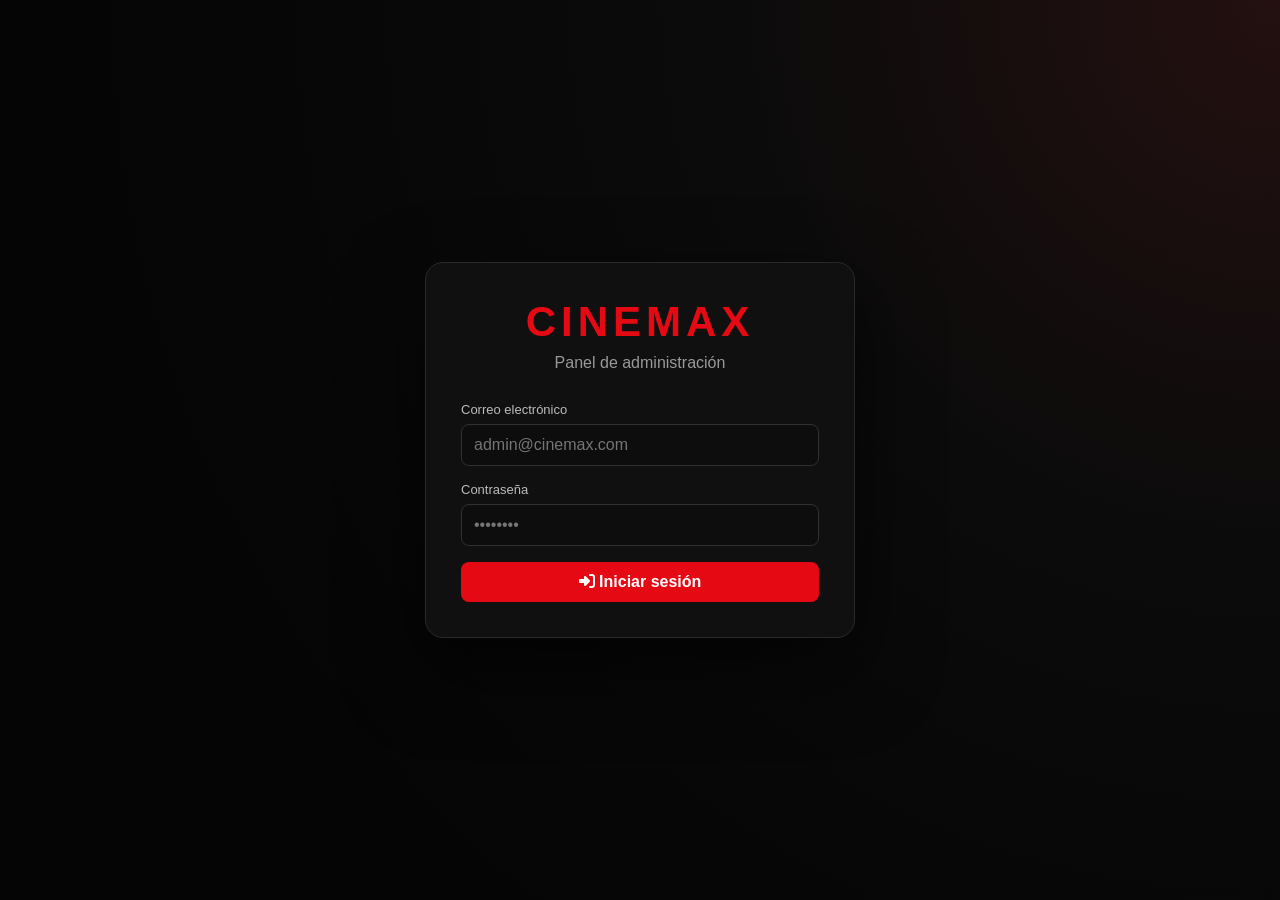
<file: admin.html>
<!DOCTYPE html>
<html lang="es">

<head>

    <meta charset="UTF-8">

    <meta
        name="viewport"
        content="width=device-width, initial-scale=1.0"
    >

    <title>CINEMAX — Administración</title>

    <link
        rel="stylesheet"
        href="https://cdnjs.cloudflare.com/ajax/libs/font-awesome/6.5.2/css/all.min.css"
    >

    <style>

        * {
            box-sizing: border-box;
            margin: 0;
            padding: 0;
        }

        :root {
            --red: #e50914;
            --red-dark: #b20710;
            --black: #050505;
            --bg: #0b0b0b;
            --panel: #111111;
            --panel-2: #171717;
            --border: #292929;
            --text: #ffffff;
            --muted: #999999;
            --green: #20c997;
            --yellow: #ffc107;
            --blue: #0d6efd;
        }

        body {
            font-family:
                Arial,
                Helvetica,
                sans-serif;

            background:
                radial-gradient(
                    circle at top right,
                    #241010 0,
                    #0b0b0b 35%,
                    #050505 75%
                );

            color: var(--text);
            min-height: 100vh;
        }

        button,
        input,
        select,
        textarea {
            font: inherit;
        }

        button {
            cursor: pointer;
        }

        /* =====================================================
           LOADING
        ===================================================== */

        #loadingScreen {
            position: fixed;
            inset: 0;
            background: #050505;
            display: flex;
            align-items: center;
            justify-content: center;
            z-index: 9999;
        }

        .loader-box {
            text-align: center;
        }

        .loader-logo {
            font-size: 38px;
            font-weight: 900;
            color: var(--red);
            letter-spacing: 4px;
            margin-bottom: 20px;
        }

        .spinner {
            width: 42px;
            height: 42px;
            border: 4px solid #333;
            border-top-color: var(--red);
            border-radius: 50%;
            animation: spin .8s linear infinite;
            margin: auto;
        }

        @keyframes spin {
            to {
                transform: rotate(360deg);
            }
        }

        /* =====================================================
           LOGIN
        ===================================================== */

        #loginScreen {
            display: none;
            min-height: 100vh;
            align-items: center;
            justify-content: center;
            padding: 20px;
        }

        .login-card {
            width: 100%;
            max-width: 430px;
            background: rgba(17,17,17,.96);
            border: 1px solid var(--border);
            border-radius: 18px;
            padding: 35px;
            box-shadow: 0 30px 80px rgba(0,0,0,.65);
        }

        .login-logo {
            text-align: center;
            font-size: 42px;
            font-weight: 900;
            color: var(--red);
            letter-spacing: 5px;
            margin-bottom: 8px;
        }

        .login-subtitle {
            text-align: center;
            color: var(--muted);
            margin-bottom: 30px;
        }

        .login-error {
            display: none;
            background: rgba(229,9,20,.12);
            border: 1px solid rgba(229,9,20,.5);
            color: #ff6b72;
            padding: 12px;
            border-radius: 8px;
            margin-bottom: 18px;
            font-size: 14px;
        }

        /* =====================================================
           APP
        ===================================================== */

        #app {
            display: none;
            min-height: 100vh;
        }

        .sidebar {
            position: fixed;
            left: 0;
            top: 0;
            bottom: 0;
            width: 245px;
            background: #090909;
            border-right: 1px solid var(--border);
            padding: 24px 15px;
            z-index: 100;
        }

        .brand {
            font-size: 28px;
            font-weight: 900;
            letter-spacing: 3px;
            color: var(--red);
            padding: 5px 12px 25px;
        }

        .brand span {
            color: white;
        }

        .nav {
            display: flex;
            flex-direction: column;
            gap: 5px;
        }

        .nav-btn {
            width: 100%;
            border: 0;
            background: transparent;
            color: #aaa;
            padding: 13px 14px;
            border-radius: 9px;
            text-align: left;
            transition: .2s;
        }

        .nav-btn:hover {
            background: #181818;
            color: white;
        }

        .nav-btn.active {
            background: var(--red);
            color: white;
        }

        .nav-btn i {
            width: 25px;
            margin-right: 8px;
        }

        .sidebar-bottom {
            position: absolute;
            bottom: 20px;
            left: 15px;
            right: 15px;
        }

        .user-mini {
            border-top: 1px solid var(--border);
            padding: 15px 8px;
            margin-bottom: 10px;
        }

        .user-mini strong {
            display: block;
        }

        .user-mini small {
            color: var(--muted);
            word-break: break-all;
        }

        .main {
            margin-left: 245px;
            min-height: 100vh;
        }

        .topbar {
            height: 72px;
            border-bottom: 1px solid var(--border);
            background: rgba(10,10,10,.92);
            backdrop-filter: blur(12px);
            display: flex;
            align-items: center;
            justify-content: space-between;
            padding: 0 28px;
            position: sticky;
            top: 0;
            z-index: 50;
        }

        .top-title {
            font-size: 20px;
            font-weight: 700;
        }

        .top-user {
            color: #bbb;
            font-size: 14px;
        }

        .content {
            padding: 28px;
            max-width: 1600px;
            margin: auto;
        }

        /* =====================================================
           SECTIONS
        ===================================================== */

        .section {
            display: none;
        }

        .section.active {
            display: block;
        }

        .section-header {
            display: flex;
            align-items: center;
            justify-content: space-between;
            gap: 15px;
            margin-bottom: 22px;
            flex-wrap: wrap;
        }

        .section-header h1 {
            font-size: 27px;
        }

        .section-header p {
            color: var(--muted);
            margin-top: 5px;
        }

        /* =====================================================
           BUTTONS
        ===================================================== */

        .btn {
            border: 0;
            border-radius: 8px;
            padding: 11px 16px;
            color: white;
            font-weight: 700;
            transition: .2s;
        }

        .btn:hover {
            transform: translateY(-1px);
            filter: brightness(1.1);
        }

        .btn-primary {
            background: var(--red);
        }

        .btn-secondary {
            background: #292929;
        }

        .btn-danger {
            background: #b20710;
        }

        .btn-success {
            background: #087f5b;
        }

        .btn-warning {
            background: #9a6900;
        }

        .btn-small {
            padding: 7px 10px;
            font-size: 12px;
        }

        /* =====================================================
           FORMS
        ===================================================== */

        .form-group {
            margin-bottom: 16px;
        }

        .form-group label {
            display: block;
            color: #bbb;
            font-size: 13px;
            margin-bottom: 7px;
        }

        input,
        select,
        textarea {
            width: 100%;
            background: #0d0d0d;
            border: 1px solid #303030;
            color: white;
            border-radius: 8px;
            padding: 11px 12px;
            outline: none;
        }

        input:focus,
        select:focus,
        textarea:focus {
            border-color: var(--red);
            box-shadow: 0 0 0 2px rgba(229,9,20,.1);
        }

        textarea {
            resize: vertical;
            min-height: 110px;
        }

        .form-grid {
            display: grid;
            grid-template-columns: repeat(2, 1fr);
            gap: 15px;
        }

        .full {
            grid-column: 1 / -1;
        }

        /* =====================================================
           PANELS
        ===================================================== */

        .panel {
            background: rgba(17,17,17,.92);
            border: 1px solid var(--border);
            border-radius: 13px;
            padding: 20px;
        }

        /* =====================================================
           STATS
        ===================================================== */

        .stats {
            display: grid;
            grid-template-columns:
                repeat(4, minmax(0,1fr));
            gap: 15px;
            margin-bottom: 25px;
        }

        .stat-card {
            background: linear-gradient(
                145deg,
                #171717,
                #0e0e0e
            );
            border: 1px solid var(--border);
            border-radius: 14px;
            padding: 20px;
        }

        .stat-icon {
            width: 42px;
            height: 42px;
            border-radius: 10px;
            display: flex;
            align-items: center;
            justify-content: center;
            background: rgba(229,9,20,.12);
            color: var(--red);
            margin-bottom: 15px;
        }

        .stat-label {
            color: var(--muted);
            font-size: 13px;
            margin-bottom: 5px;
        }

        .stat-value {
            font-size: 30px;
            font-weight: 800;
        }

        /* =====================================================
           TABLE
        ===================================================== */

        .table-wrapper {
            overflow-x: auto;
        }

        table {
            width: 100%;
            border-collapse: collapse;
            min-width: 760px;
        }

        th {
            text-align: left;
            color: #888;
            font-size: 12px;
            text-transform: uppercase;
            padding: 13px;
            border-bottom: 1px solid var(--border);
        }

        td {
            padding: 14px 13px;
            border-bottom: 1px solid #202020;
            vertical-align: middle;
        }

        tr:hover td {
            background: rgba(255,255,255,.015);
        }

        code {
            color: #777;
            font-size: 11px;
        }

        .actions {
            display: flex;
            gap: 6px;
            flex-wrap: wrap;
        }

        /* =====================================================
           BADGES
        ===================================================== */

        .badge {
            display: inline-block;
            padding: 5px 9px;
            border-radius: 999px;
            font-size: 11px;
            font-weight: 700;
        }

        .badge-pelicula {
            background: rgba(13,110,253,.15);
            color: #65a5ff;
        }

        .badge-serie {
            background: rgba(32,201,151,.15);
            color: #48dfb1;
        }

        .badge-terror {
            background: rgba(229,9,20,.15);
            color: #ff6971;
        }

        .badge-online {
            background: rgba(32,201,151,.15);
            color: #48dfb1;
        }

        .badge-offline {
            background: rgba(150,150,150,.12);
            color: #888;
        }

        /* =====================================================
           SEARCH
        ===================================================== */

        .toolbar {
            display: flex;
            gap: 10px;
            margin-bottom: 18px;
            flex-wrap: wrap;
        }

        .toolbar input {
            max-width: 400px;
        }

        .toolbar select {
            max-width: 200px;
        }

        /* =====================================================
           MODAL
        ===================================================== */

        .modal {
            position: fixed;
            inset: 0;
            background: rgba(0,0,0,.78);
            display: none;
            align-items: center;
            justify-content: center;
            padding: 20px;
            z-index: 500;
        }

        .modal.show {
            display: flex;
        }

        .modal-content {
            width: 100%;
            max-width: 850px;
            max-height: 92vh;
            overflow-y: auto;
            background: #121212;
            border: 1px solid #303030;
            border-radius: 15px;
            padding: 24px;
            box-shadow: 0 30px 100px #000;
        }

        .modal-large {
            max-width: 1100px;
        }

        .modal-header {
            display: flex;
            align-items: center;
            justify-content: space-between;
            gap: 15px;
            margin-bottom: 22px;
        }

        .modal-header h2 {
            font-size: 21px;
        }

        .close-btn {
            border: 0;
            background: #252525;
            color: white;
            width: 36px;
            height: 36px;
            border-radius: 50%;
            font-size: 17px;
        }

        .modal-footer {
            display: flex;
            justify-content: flex-end;
            gap: 10px;
            margin-top: 20px;
        }

        /* =====================================================
           EMPTY
        ===================================================== */

        .empty {
            text-align: center;
            color: #777;
            padding: 45px 20px;
        }

        /* =====================================================
           TOAST
        ===================================================== */

        #toast {
            position: fixed;
            right: 25px;
            bottom: 25px;
            z-index: 9999;
            display: none;
            padding: 14px 18px;
            border-radius: 9px;
            font-weight: 700;
            box-shadow: 0 15px 40px #000;
            max-width: 420px;
        }

        #toast.success {
            display: block;
            background: #087f5b;
            color: white;
        }

        #toast.error {
            display: block;
            background: #b20710;
            color: white;
        }

        /* =====================================================
           EPISODES
        ===================================================== */

        .episode-row {
            display: grid;
            grid-template-columns:
                70px
                minmax(150px,1fr)
                minmax(220px,1.5fr)
                minmax(180px,1fr)
                auto;

            gap: 10px;
            align-items: end;
            margin-bottom: 12px;
            padding: 14px;
            background: #0d0d0d;
            border: 1px solid #252525;
            border-radius: 10px;
        }

        /* =====================================================
           RESPONSIVE
        ===================================================== */

        @media (max-width: 1000px) {

            .sidebar {
                width: 70px;
                padding: 15px 8px;
            }

            .brand {
                font-size: 0;
                text-align: center;
            }

            .brand:first-letter {
                font-size: 25px;
            }

            .nav-btn {
                text-align: center;
                padding: 13px 5px;
            }

            .nav-btn i {
                margin: 0;
                width: auto;
            }

            .nav-btn span {
                display: none;
            }

            .sidebar-bottom {
                left: 8px;
                right: 8px;
            }

            .user-mini {
                display: none;
            }

            .main {
                margin-left: 70px;
            }

            .stats {
                grid-template-columns:
                    repeat(2,1fr);
            }

        }

        @media (max-width: 700px) {

            .content {
                padding: 18px;
            }

            .topbar {
                padding: 0 18px;
            }

            .stats {
                grid-template-columns: 1fr;
            }

            .form-grid {
                grid-template-columns: 1fr;
            }

            .full {
                grid-column: auto;
            }

            .episode-row {
                grid-template-columns: 1fr;
            }

        }

    </style>

</head>

<body>


<!-- =========================================================
     LOADING
========================================================= -->

<div id="loadingScreen">

    <div class="loader-box">

        <div class="loader-logo">
            CINEMAX
        </div>

        <div class="spinner"></div>

    </div>

</div>


<!-- =========================================================
     LOGIN
========================================================= -->

<div id="loginScreen">

    <div class="login-card">

        <div class="login-logo">
            CINEMAX
        </div>

        <div class="login-subtitle">
            Panel de administración
        </div>

        <div
            id="loginError"
            class="login-error"
        ></div>

        <form id="loginForm">

            <div class="form-group">

                <label>
                    Correo electrónico
                </label>

                <input
                    type="email"
                    id="loginEmail"
                    required
                    autocomplete="username"
                    placeholder="admin@cinemax.com"
                >

            </div>

            <div class="form-group">

                <label>
                    Contraseña
                </label>

                <input
                    type="password"
                    id="loginPassword"
                    required
                    autocomplete="current-password"
                    placeholder="••••••••"
                >

            </div>

            <button
                type="submit"
                class="btn btn-primary"
                style="width:100%;"
            >
                <i class="fa-solid fa-right-to-bracket"></i>
                Iniciar sesión
            </button>

        </form>

    </div>

</div>


<!-- =========================================================
     APP
========================================================= -->

<div id="app">


    <!-- SIDEBAR -->

    <aside class="sidebar">

        <div class="brand">
            CINE<span>MAX</span>
        </div>

        <nav class="nav">

            <button
                class="nav-btn active"
                data-section="dashboard"
                onclick="showSection('dashboard',this)"
            >
                <i class="fa-solid fa-chart-line"></i>
                <span>Dashboard</span>
            </button>

            <button
                class="nav-btn"
                data-section="catalog"
                onclick="showSection('catalog',this)"
            >
                <i class="fa-solid fa-film"></i>
                <span>Catálogo</span>
            </button>



            <button
               class="nav-btn"
               type="button"
               onclick="window.location.href='admin2.html'"
            >
               <i class="fa-solid fa-rocket"></i>
               <span>Admin 2</span>
            </button>

            <button
                class="nav-btn"
                data-section="add"
                onclick="openAddModal()"
            >
                <i class="fa-solid fa-plus"></i>
                <span>Agregar contenido</span>
            </button>

            <button
                class="nav-btn"
                data-section="episodes"
                onclick="showSection('episodes',this)"
            >
                <i class="fa-solid fa-tv"></i>
                <span>Episodios</span>
            </button>

            <button
                class="nav-btn"
                data-section="trash"
                onclick="showSection('trash',this)"
            >
                <i class="fa-solid fa-trash"></i>
                <span>Papelera</span>
            </button>

            <button
                class="nav-btn"
                data-section="users"
                onclick="showSection('users',this)"
            >
                <i class="fa-solid fa-users"></i>
                <span>Usuarios</span>
            </button>

        </nav>

        <div class="sidebar-bottom">

            <div class="user-mini">

                <strong id="topUsername">
                    Administrador
                </strong>

                <small id="topEmail"></small>

            </div>

            <button
                class="btn btn-danger"
                style="width:100%;"
                onclick="logout()"
            >
                <i class="fa-solid fa-right-from-bracket"></i>
                Cerrar sesión
            </button>

        </div>

    </aside>


    <!-- MAIN -->

    <main class="main">


        <!-- TOPBAR -->

        <header class="topbar">

            <div class="top-title">
                Administración CINEMAX
            </div>

            <div class="top-user">
                <i class="fa-solid fa-shield-halved"></i>
                Administrador
            </div>

        </header>


        <div class="content">


            <!-- =================================================
                 DASHBOARD
            ================================================= -->

            <section
                id="section-dashboard"
                class="section active"
            >

                <div class="section-header">

                    <div>

                        <h1>
                            Dashboard
                        </h1>

                        <p>
                            Administración de tu plataforma CINEMAX.
                        </p>

                    </div>

                    <button
                        class="btn btn-primary"
                        onclick="openAddModal()"
                    >
                        <i class="fa-solid fa-plus"></i>
                        Agregar contenido
                    </button>

                </div>


                <div class="stats">

                    <div class="stat-card">

                        <div class="stat-icon">
                            <i class="fa-solid fa-film"></i>
                        </div>

                        <div class="stat-label">
                            Películas
                        </div>

                        <div
                            class="stat-value"
                            id="statMovies"
                        >
                            0
                        </div>

                    </div>


                    <div class="stat-card">

                        <div class="stat-icon">
                            <i class="fa-solid fa-tv"></i>
                        </div>

                        <div class="stat-label">
                            Series
                        </div>

                        <div
                            class="stat-value"
                            id="statSeries"
                        >
                            0
                        </div>

                    </div>


                    <div class="stat-card">

                        <div class="stat-icon">
                            <i class="fa-solid fa-skull-crossbones"></i>
                        </div>

                        <div class="stat-label">
                            Terror
                        </div>

                        <div
                            class="stat-value"
                            id="statHorror"
                        >
                            0
                        </div>

                    </div>


                    <div class="stat-card">

                        <div class="stat-icon">
                            <i class="fa-solid fa-users"></i>
                        </div>

                        <div class="stat-label">
                            Usuarios
                        </div>

                        <div
                            class="stat-value"
                            id="statUsers"
                        >
                            0
                        </div>

                    </div>

                </div>


                <div id="dashboardRecent"></div>

            </section>


            <!-- =================================================
                 CATÁLOGO
            ================================================= -->

            <section
                id="section-catalog"
                class="section"
            >

                <div class="section-header">

                    <div>

                        <h1>
                            Catálogo
                        </h1>

                        <p>
                            Administra películas, series y terror.
                        </p>

                    </div>

                    <button
                        class="btn btn-primary"
                        onclick="openAddModal()"
                    >
                        <i class="fa-solid fa-plus"></i>
                        Agregar
                    </button>

                </div>


                <div class="panel">

                    <div class="toolbar">

                        <input
                            id="catalogSearch"
                            type="search"
                            placeholder="Buscar por título, ID o categoría..."
                            oninput="renderCatalog()"
                        >

                        <select
                            id="catalogFilter"
                            onchange="renderCatalog()"
                        >

                            <option value="all">
                                Todas
                            </option>

                            <option value="pelicula">
                                Películas
                            </option>

                            <option value="serie">
                                Series
                            </option>

                            <option value="terror">
                                Terror
                            </option>

                        </select>

                    </div>


                    <div class="table-wrapper">

                        <table>

                            <thead>

                                <tr>

                                    <th>
                                        Título
                                    </th>

                                    <th>
                                        Categoría
                                    </th>

                                    <th>
                                        Año
                                    </th>

                                    <th>
                                        ID
                                    </th>

                                    <th>
                                        Acciones
                                    </th>

                                </tr>

                            </thead>

                            <tbody id="catalogTable"></tbody>

                        </table>

                    </div>

                </div>

            </section>


            <!-- =================================================
                 EPISODIOS
            ================================================= -->

            <section
                id="section-episodes"
                class="section"
            >

                <div class="section-header">

                    <div>

                        <h1>
                            Episodios
                        </h1>

                        <p>
                            Administra temporadas y episodios de tus series.
                        </p>

                    </div>

                </div>


                <div class="toolbar">

                    <input
                        id="episodesSearch"
                        type="search"
                        placeholder="Buscar serie..."
                        oninput="renderEpisodesSeries()"
                    >

                </div>


                <div id="episodesSeriesContainer"></div>

            </section>


            <!-- =================================================
                 PAPELERA
            ================================================= -->

            <section
                id="section-trash"
                class="section"
            >

                <div class="section-header">

                    <div>

                        <h1>
                            Papelera
                        </h1>

                        <p>
                            Contenido eliminado temporalmente.
                        </p>

                    </div>

                </div>


                <div class="panel">

                    <div class="table-wrapper">

                        <table>

                            <thead>

                                <tr>

                                    <th>
                                        Título
                                    </th>

                                    <th>
                                        Categoría
                                    </th>

                                    <th>
                                        ID
                                    </th>

                                    <th>
                                        Acciones
                                    </th>

                                </tr>

                            </thead>

                            <tbody id="trashTable"></tbody>

                        </table>

                    </div>

                </div>

            </section>


            <!-- =================================================
                 USUARIOS
            ================================================= -->

            <section
                id="section-users"
                class="section"
            >

                <div class="section-header">

                    <div>

                        <h1>
                            Usuarios
                        </h1>

                        <p>
                            Gestiona las cuentas registradas.
                        </p>

                    </div>

                </div>


                <div class="panel">

                    <div class="toolbar">

                        <input
                            id="userSearch"
                            type="search"
                            placeholder="Buscar usuario o correo..."
                            oninput="renderUsers()"
                        >

                    </div>


                    <div class="table-wrapper">

                        <table>

                            <thead>

                                <tr>

                                    <th>
                                        Usuario
                                    </th>

                                    <th>
                                        Correo
                                    </th>

                                    <th>
                                        Estado
                                    </th>

                                    <th>
                                        Acciones
                                    </th>

                                </tr>

                            </thead>

                            <tbody id="usersTable"></tbody>

                        </table>

                    </div>

                </div>

            </section>


        </div>

    </main>

</div>


<!-- =========================================================
     MODAL AGREGAR / EDITAR CONTENIDO
========================================================= -->

<div
    id="contentModal"
    class="modal"
>

    <div class="modal-content">

        <div class="modal-header">

            <h2>
                Editar contenido
            </h2>

            <button
                class="close-btn"
                onclick="closeModal('contentModal')"
            >
                ×
            </button>

        </div>


        <form
            id="editContentForm"
            onsubmit="updateContent(event)"
        >

            <input
                type="hidden"
                id="editContentId"
            >

            <div class="form-grid">

                <div class="form-group">

                    <label>
                        Título
                    </label>

                    <input
                        id="editTitle"
                        required
                    >

                </div>


                <div class="form-group">

                    <label>
                        Categoría
                    </label>

                    <select id="editCategory">

                        <option value="pelicula">
                            Película
                        </option>

                        <option value="serie">
                            Serie
                        </option>

                        <option value="terror">
                            Terror
                        </option>

                    </select>

                </div>


                <div class="form-group">

                    <label>
                        Año
                    </label>

                    <input id="editYear">

                </div>


                <div class="form-group">

                    <label>
                        Duración
                    </label>

                    <input
                        id="editDuration"
                        placeholder="2h 15min"
                    >

                </div>


                <div class="form-group full">

                    <label>
                        Imagen / Poster
                    </label>

                    <input
                        id="editImage"
                        placeholder="https://..."
                    >

                </div>


                <div class="form-group full">

                    <label>
                        URL del video
                    </label>

                    <input
                        id="editVideo"
                        placeholder="https://..."
                    >

                </div>


                <div class="form-group">

                    <label>
                        Género
                    </label>

                    <input id="editGenre">

                </div>


                <div class="form-group">

                    <label>
                        Rating
                    </label>

                    <input
                        id="editRating"
                        placeholder="8.5"
                    >

                </div>


                <div class="form-group">

                    <label>
                        Destacado
                    </label>

                    <select id="editFeatured">

                        <option value="false">
                            No
                        </option>

                        <option value="true">
                            Sí
                        </option>

                    </select>

                </div>


                <div class="form-group full">

                    <label>
                        Descripción
                    </label>

                    <textarea
                        id="editDescription"
                    ></textarea>

                </div>

            </div>


            <div class="modal-footer">

                <button
                    type="button"
                    class="btn btn-secondary"
                    onclick="closeModal('contentModal')"
                >
                    Cancelar
                </button>

                <button
                    type="submit"
                    class="btn btn-primary"
                >
                    <i class="fa-solid fa-save"></i>
                    Guardar cambios
                </button>

            </div>

        </form>

    </div>

</div>


<!-- =========================================================
     MODAL USUARIO
========================================================= -->

<div
    id="userModal"
    class="modal"
>

    <div class="modal-content">

        <div class="modal-header">

            <h2>
                Editar usuario
            </h2>

            <button
                class="close-btn"
                onclick="closeModal('userModal')"
            >
                ×
            </button>

        </div>


        <form
            onsubmit="updateUser(event)"
        >

            <input
                type="hidden"
                id="editUserId"
            >


            <div class="form-group">

                <label>
                    Usuario
                </label>

                <input
                    id="editUsername"
                    required
                >

            </div>


            <div class="form-group">

                <label>
                    Correo
                </label>

                <input
                    type="email"
                    id="editEmail"
                    required
                >

            </div>


            <div class="form-group">

                <label>
                    Nueva contraseña
                </label>

                <input
                    type="password"
                    id="editPassword"
                    placeholder="Dejar vacío para conservar"
                >

            </div>


            <div class="form-group">

                <label>
                    Rol
                </label>

                <select id="editRole">

                    <option value="user">
                        Usuario
                    </option>

                    <option value="admin">
                        Administrador
                    </option>

                </select>

            </div>


            <div class="modal-footer">

                <button
                    type="button"
                    class="btn btn-secondary"
                    onclick="closeModal('userModal')"
                >
                    Cancelar
                </button>

                <button
                    type="submit"
                    class="btn btn-primary"
                >
                    Guardar
                </button>

            </div>

        </form>

    </div>

</div>


<!-- =========================================================
     MODAL EPISODIOS
========================================================= -->

<div
    id="episodesModal"
    class="modal"
>

    <div class="modal-content modal-large">

        <div class="modal-header">

            <div>

                <h2>
                    Administrar episodios
                </h2>

                <div
                    id="episodesSeriesTitle"
                    style="
                        color:#999;
                        margin-top:5px;
                    "
                >
                    Serie
                </div>

            </div>

            <button
                class="close-btn"
                onclick="closeModal('episodesModal')"
            >
                ×
            </button>

        </div>


        <div
            style="
                display:flex;
                justify-content:space-between;
                gap:10px;
                flex-wrap:wrap;
                margin-bottom:20px;
            "
        >

            <button
                class="btn btn-secondary"
                onclick="addSeason()"
            >
                <i class="fa-solid fa-plus"></i>
                Nueva temporada
            </button>

            <button
                class="btn btn-primary"
                onclick="saveEpisodes()"
            >
                <i class="fa-solid fa-save"></i>
                Guardar episodios
            </button>

        </div>


        <div id="seasonsContainer"></div>

    </div>

</div>


<!-- =========================================================
     MODAL AGREGAR CONTENIDO
========================================================= -->

<div
    id="addModal"
    class="modal"
>

    <div class="modal-content">

        <div class="modal-header">

            <h2>
                Agregar contenido
            </h2>

            <button
                class="close-btn"
                onclick="closeModal('addModal')"
            >
                ×
            </button>

        </div>


        <form
            id="contentForm"
            onsubmit="saveContent(event)"
        >

            <div class="form-grid">

                <div class="form-group">

                    <label>
                        Título
                    </label>

                    <input
                        id="contentTitle"
                        required
                    >

                </div>


                <div class="form-group">

                    <label>
                        Categoría
                    </label>

                    <select id="contentCategory">

                        <option value="pelicula">
                            Película
                        </option>

                        <option value="serie">
                            Serie
                        </option>

                        <option value="terror">
                            Terror
                        </option>

                    </select>

                </div>


                <div class="form-group">

                    <label>
                        Año
                    </label>

                    <input
                        id="contentYear"
                    >

                </div>


                <div class="form-group">

                    <label>
                        Duración
                    </label>

                    <input
                        id="contentDuration"
                        placeholder="2h 15min"
                    >

                </div>


                <div class="form-group full">

                    <label>
                        Imagen / Poster
                    </label>

                    <input
                        id="contentImage"
                        placeholder="https://..."
                    >

                </div>


                <div class="form-group full">

                    <label>
                        URL del video
                    </label>

                    <input
                        id="contentVideo"
                        placeholder="https://..."
                    >

                </div>


                <div class="form-group">

                    <label>
                        Género
                    </label>

                    <input id="contentGenre">

                </div>


                <div class="form-group">

                    <label>
                        Rating
                    </label>

                    <input
                        id="contentRating"
                        placeholder="8.5"
                    >

                </div>


                <div class="form-group">

                    <label>
                        Destacado
                    </label>

                    <select id="contentFeatured">

                        <option value="false">
                            No
                        </option>

                        <option value="true">
                            Sí
                        </option>

                    </select>

                </div>


                <div class="form-group full">

                    <label>
                        Descripción
                    </label>

                    <textarea
                        id="contentDescription"
                    ></textarea>

                </div>

            </div>


            <div class="modal-footer">

                <button
                    type="button"
                    class="btn btn-secondary"
                    onclick="closeModal('addModal')"
                >
                    Cancelar
                </button>

                <button
                    type="submit"
                    class="btn btn-primary"
                >
                    <i class="fa-solid fa-plus"></i>
                    Agregar contenido
                </button>

            </div>

        </form>

    </div>

</div>


<!-- =========================================================
     TOAST
========================================================= -->

<div id="toast"></div>


<!-- =========================================================
     JAVASCRIPT
========================================================= -->

<script>

/* ============================================================
   CONFIGURACIÓN
============================================================ */

const API_URL = "";


/* ============================================================
   ESTADO
============================================================ */

let sessionId =
    localStorage.getItem(
        "cinemax_session_id"
    );

let currentUser = null;

let catalog = [];

let trash = [];

let users = [];

let episodesSeries = [];

let editingSeriesId = null;

let editingSeries = null;

let editingSeasons = [];


/* ============================================================
   ID RESISTENTE
============================================================ */

function getContentId(item) {

    if (!item || typeof item !== "object") {
        return "";
    }

    const ids = [
        item.id,
        item._id,
        item.content_id,
        item.contentId,
        item.catalog_id,
        item.catalogId,
        item.uuid,
        item.ID
    ];

    for (const value of ids) {

        if (
            value !== undefined &&
            value !== null &&
            String(value).trim() !== ""
        ) {

            return String(value);

        }

    }

    return "";

}


function findCatalogItemById(id) {

    if (
        id === undefined ||
        id === null
    ) {

        return null;

    }

    return catalog.find(
        item =>
            getContentId(item) === String(id)
    ) || null;

}


/* ============================================================
   EXTRAER OBJETO DEL SERVIDOR
============================================================ */

function extractCatalogItem(response) {

    if (
        !response ||
        typeof response !== "object"
    ) {

        return null;

    }

    const candidates = [

        response.data,
        response.item,
        response.content,
        response.catalog,
        response.result,
        response.created,
        response.createdItem

    ];

    for (const candidate of candidates) {

        if (
            candidate &&
            typeof candidate === "object" &&
            !Array.isArray(candidate) &&
            getContentId(candidate)
        ) {

            return candidate;

        }

    }

    if (getContentId(response)) {

        return response;

    }

    return null;

}


/* ============================================================
   API
============================================================ */

async function api(
    endpoint,
    options = {}
) {

    const headers = {

        "Content-Type":
            "application/json",

        ...(options.headers || {})

    };

    if (sessionId) {

        headers["X-Session-ID"] =
            sessionId;

        headers["Authorization"] =
            "Bearer " + sessionId;

    }

    const config = {
        ...options,
        headers
    };

    if (
        config.body &&
        typeof config.body === "string"
    ) {

        try {

            const body =
                JSON.parse(config.body);

            if (
                sessionId &&
                !body.session_id
            ) {

                body.session_id =
                    sessionId;

                config.body =
                    JSON.stringify(body);

            }

        } catch (_) {}

    }

    const response =
        await fetch(
            API_URL + endpoint,
            config
        );

    let data;

    try {

        data =
            await response.json();

    } catch (_) {

        data = {
            success: false,
            error:
                "Respuesta inválida del servidor."
        };

    }

    if (response.status === 401) {

        localStorage.removeItem(
            "cinemax_session_id"
        );

        sessionId = null;

        currentUser = null;

        showLogin(
            data.error ||
            "Sesión expirada."
        );

        throw new Error(
            data.error ||
            "Sesión expirada."
        );

    }

    if (response.status === 403) {

        throw new Error(
            data.error ||
            "Acceso denegado."
        );

    }

    if (!response.ok) {

        throw new Error(
            data.error ||
            "Error en la solicitud."
        );

    }

    return data;

}


/* ============================================================
   INICIO
============================================================ */

document.addEventListener(
    "DOMContentLoaded",
    init
);


async function init() {

    if (!sessionId) {

        showLogin();

        return;

    }

    try {

        const result =
            await api(
                "/api/users/session/" +
                encodeURIComponent(sessionId)
            );

        if (
            !result.success ||
            !result.active
        ) {

            sessionId = null;

            localStorage.removeItem(
                "cinemax_session_id"
            );

            showLogin();

            return;

        }

        if (
            String(
                result.user?.role ||
                "user"
            ).toLowerCase() !== "admin"
        ) {

            sessionId = null;

            localStorage.removeItem(
                "cinemax_session_id"
            );

            showLogin(
                "Esta cuenta no tiene permisos de administrador."
            );

            return;

        }

        currentUser =
            result.user;

        showApp();

        await loadAll();

    } catch (error) {

        console.error(error);

        sessionId = null;

        localStorage.removeItem(
            "cinemax_session_id"
        );

        showLogin(
            "No se pudo comprobar la sesión."
        );

    }

}


/* ============================================================
   LOGIN
============================================================ */

document
    .getElementById("loginForm")
    .addEventListener(
        "submit",
        async function(event) {

            event.preventDefault();

            const email =
                document
                    .getElementById("loginEmail")
                    .value
                    .trim();

            const password =
                document
                    .getElementById("loginPassword")
                    .value;

            const errorBox =
                document.getElementById(
                    "loginError"
                );

            errorBox.style.display =
                "none";

            try {

                const response =
                    await fetch(
                        API_URL +
                        "/api/users/login",
                        {
                            method: "POST",

                            headers: {
                                "Content-Type":
                                    "application/json"
                            },

                            body:
                                JSON.stringify({
                                    email,
                                    password
                                })
                        }
                    );

                const data =
                    await response.json();

                if (!response.ok) {

                    throw new Error(
                        data.error ||
                        "Error al iniciar sesión."
                    );

                }

                const receivedSession =
                    data.session_id ||
                    data.sessionId ||
                    data.session ||
                    data.token;

                if (!receivedSession) {

                    throw new Error(
                        "El servidor no devolvió el ID de sesión."
                    );

                }

                if (
                    String(
                        data.user?.role ||
                        "user"
                    ).toLowerCase() !==
                    "admin"
                ) {

                    throw new Error(
                        "Esta cuenta no tiene permisos de administrador."
                    );

                }

                sessionId =
                    receivedSession;

                currentUser =
                    data.user;




                localStorage.setItem(
                   "cinemax_session_id",
                    sessionId
                );

                localStorage.setItem(
                   "cinemax_admin_session_id",
                    sessionId
                );

                showApp();

                await loadAll();

                showToast(
                    "Sesión de administrador iniciada.",
                    "success"
                );

            } catch (error) {

                console.error(
                    "LOGIN ERROR:",
                    error
                );

                errorBox.textContent =
                    error.message;

                errorBox.style.display =
                    "block";

            }

        }
    );


/* ============================================================
   MOSTRAR LOGIN
============================================================ */

function showLogin(
    message = ""
) {

    document
        .getElementById("loadingScreen")
        .style.display = "none";

    document
        .getElementById("app")
        .style.display = "none";

    document
        .getElementById("loginScreen")
        .style.display = "flex";

    if (message) {

        const box =
            document.getElementById(
                "loginError"
            );

        box.textContent =
            message;

        box.style.display =
            "block";

    }

}


/* ============================================================
   MOSTRAR APP
============================================================ */

function showApp() {

    document
        .getElementById("loadingScreen")
        .style.display = "none";

    document
        .getElementById("loginScreen")
        .style.display = "none";

    document
        .getElementById("app")
        .style.display = "block";

    if (currentUser) {

        document
            .getElementById("topUsername")
            .textContent =
            currentUser.username ||
            "Administrador";

        document
            .getElementById("topEmail")
            .textContent =
            currentUser.email ||
            "";

    }

}


/* ============================================================
   LOGOUT
============================================================ */

async function logout() {

    try {

        if (sessionId) {

            await api(
                "/api/users/logout",
                {
                    method: "POST",
                    body:
                        JSON.stringify({})
                }
            );

        }

    } catch (_) {}

    localStorage.removeItem(
     "cinemax_session_id"
    );

    localStorage.removeItem(
     "cinemax_admin_session_id"
    );

    sessionId = null;

    currentUser = null;

    catalog = [];

    trash = [];

    users = [];

    episodesSeries = [];

    showLogin();

}


/* ============================================================
   NAVEGACIÓN
============================================================ */

function showSection(
    section,
    button
) {

    document
        .querySelectorAll(".section")
        .forEach(
            element =>
                element.classList.remove(
                    "active"
                )
        );

    const target =
        document.getElementById(
            "section-" + section
        );

    if (target) {

        target.classList.add(
            "active"
        );

    }

    document
        .querySelectorAll(".nav-btn")
        .forEach(
            element =>
                element.classList.remove(
                    "active"
                )
        );

    if (button) {

        button.classList.add(
            "active"
        );

    }

    if (section === "catalog") {
        renderCatalog();
    }

    if (section === "episodes") {
        loadEpisodesSeries();
    }

    if (section === "trash") {
        loadTrash();
    }

    if (section === "users") {
        loadUsers();
    }

}


/* ============================================================
   AGREGAR MODAL
============================================================ */

function openAddModal() {

    resetContentForm();

    document
        .getElementById("addModal")
        .classList.add("show");

}


function resetContentForm() {

    const form =
        document.getElementById(
            "contentForm"
        );

    if (form) {
        form.reset();
    }

    document
        .getElementById("contentCategory")
        .value =
        "pelicula";

}


/* ============================================================
   CARGAR TODO
============================================================ */

async function loadAll() {

    await Promise.all([
        loadCatalog(),
        loadUsers(),
        loadTrash()
    ]);

    updateStats();

    renderDashboard();

    loadEpisodesSeries();

}


/* ============================================================
   CATÁLOGO
============================================================ */

async function loadCatalog() {

    try {

        const response =
            await api(
                "/api/catalog"
            );

        catalog =
            Array.isArray(response)
                ? response
                : Array.isArray(response?.data)
                    ? response.data
                    : Array.isArray(response?.catalog)
                        ? response.catalog
                        : Array.isArray(response?.items)
                            ? response.items
                            : [];

        renderCatalog();

        updateStats();

        renderDashboard();

        loadEpisodesSeries();

    } catch (error) {

        console.error(error);

        showToast(
            error.message,
            "error"
        );

    }

}


/* ============================================================
   CATEGORÍA
============================================================ */

function normalizeCategory(value) {

    const text =
        String(value || "")
            .trim()
            .toLowerCase();

    if (
        [
            "movie",
            "movies",
            "película",
            "peliculas"
        ].includes(text)
    ) {

        return "pelicula";

    }

    if (
        [
            "tv",
            "show",
            "shows",
            "series"
        ].includes(text)
    ) {

        return "serie";

    }

    if (
        [
            "horror",
            "terror"
        ].includes(text)
    ) {

        return "terror";

    }

    return text || "pelicula";

}


/* ============================================================
   BADGE
============================================================ */

function categoryBadge(category) {

    const labels = {

        pelicula: "Película",
        serie: "Serie",
        terror: "Terror"

    };

    return `
        <span class="badge badge-${escapeHtml(category)}">
            ${escapeHtml(
                labels[category] ||
                category
            )}
        </span>
    `;

}


/* ============================================================
   RENDER CATÁLOGO
============================================================ */

function renderCatalog() {

    const table =
        document.getElementById(
            "catalogTable"
        );

    if (!table) return;

    const search =
        (
            document
                .getElementById(
                    "catalogSearch"
                )
                ?.value ||
            ""
        )
        .trim()
        .toLowerCase();

    const filter =
        document
            .getElementById(
                "catalogFilter"
            )
            ?.value ||
        "all";

    const filtered =
        catalog.filter(item => {

            const title =
                String(
                    item.title ||
                    item.name ||
                    ""
                ).toLowerCase();

            const id =
                getContentId(item)
                    .toLowerCase();

            const category =
                normalizeCategory(
                    item.category ||
                    item.type
                );

            return (
                (
                    !search ||
                    title.includes(search) ||
                    id.includes(search) ||
                    category.includes(search)
                ) &&
                (
                    filter === "all" ||
                    category === filter
                )
            );

        });

    if (!filtered.length) {

        table.innerHTML = `
            <tr>
                <td colspan="5">
                    <div class="empty">
                        No hay contenido que mostrar.
                    </div>
                </td>
            </tr>
        `;

        return;

    }

    table.innerHTML =
        filtered
            .map(item => {

                const id =
                    getContentId(item);

                const title =
                    escapeHtml(
                        item.title ||
                        item.name ||
                        "Sin título"
                    );

                const category =
                    normalizeCategory(
                        item.category ||
                        item.type
                    );

                const year =
                    escapeHtml(
                        item.year || "-"
                    );

                return `
                    <tr>

                        <td>
                            <strong>${title}</strong>
                        </td>

                        <td>
                            ${categoryBadge(category)}
                        </td>

                        <td>
                            ${year}
                        </td>

                        <td>
                            <code>
                                ${escapeHtml(id)}
                            </code>
                        </td>

                        <td>

                            <div class="actions">

                                <button
                                    class="btn btn-secondary btn-small"
                                    onclick="editContent('${jsEscape(id)}')"
                                >
                                    ✏️ Editar
                                </button>

                                ${
                                    category === "serie"
                                    ? `
                                        <button
                                            class="btn btn-primary btn-small"
                                            onclick="manageEpisodes('${jsEscape(id)}')"
                                        >
                                            📺 Episodios
                                        </button>
                                    `
                                    : ""
                                }

                                <button
                                    class="btn btn-danger btn-small"
                                    onclick="deleteContent('${jsEscape(id)}')"
                                >
                                    🗑️
                                </button>

                            </div>

                        </td>

                    </tr>
                `;

            })
            .join("");

}


/* ============================================================
   GUARDAR CONTENIDO
============================================================ */

async function saveContent(event) {

    event.preventDefault();

    const item = {

        title:
            document
                .getElementById("contentTitle")
                .value
                .trim(),

        category:
            document
                .getElementById("contentCategory")
                .value,

        year:
            document
                .getElementById("contentYear")
                .value
                .trim(),

        image:
            document
                .getElementById("contentImage")
                .value
                .trim(),

        video:
            document
                .getElementById("contentVideo")
                .value
                .trim(),

        description:
            document
                .getElementById("contentDescription")
                .value
                .trim(),

        genre:
            document
                .getElementById("contentGenre")
                .value
                .trim(),

        duration:
            document
                .getElementById("contentDuration")
                .value
                .trim(),

        rating:
            document
                .getElementById("contentRating")
                .value
                .trim(),

        featured:
            document
                .getElementById("contentFeatured")
                .value === "true"

    };

    try {

        await api(
            "/api/catalog",
            {
                method: "POST",
                body:
                    JSON.stringify(item)
            }
        );

        showToast(
            "Contenido agregado correctamente.",
            "success"
        );

        closeModal("addModal");

        await loadCatalog();

        showSection(
            "catalog",
            document.querySelector(
                '[data-section="catalog"]'
            )
        );

    } catch (error) {

        console.error(error);

        showToast(
            error.message,
            "error"
        );

    }

}


/* ============================================================
   EDITAR CONTENIDO
============================================================ */

function editContent(id) {

    const item =
        findCatalogItemById(id);

    if (!item) {

        showToast(
            "Contenido no encontrado.",
            "error"
        );

        return;

    }

    const realId =
        getContentId(item);

    document
        .getElementById("editContentId")
        .value =
        realId;

    document
        .getElementById("editTitle")
        .value =
        item.title ||
        item.name ||
        "";

    document
        .getElementById("editCategory")
        .value =
        normalizeCategory(
            item.category ||
            item.type
        );

    document
        .getElementById("editYear")
        .value =
        item.year || "";

    document
        .getElementById("editImage")
        .value =
        item.image ||
        item.poster ||
        "";

    document
        .getElementById("editVideo")
        .value =
        item.video ||
        item.url ||
        item.videoUrl ||
        "";

    document
        .getElementById("editDescription")
        .value =
        item.description || "";

    document
        .getElementById("editGenre")
        .value =
        item.genre || "";

    document
        .getElementById("editDuration")
        .value =
        item.duration || "";

    document
        .getElementById("editRating")
        .value =
        item.rating || "";

    document
        .getElementById("editFeatured")
        .value =
        item.featured === true ||
        item.featured === "true"
            ? "true"
            : "false";

    document
        .getElementById("contentModal")
        .classList.add("show");

}


/* ============================================================
   ACTUALIZAR CONTENIDO
============================================================ */

async function updateContent(event) {

    event.preventDefault();

    const id =
        document
            .getElementById(
                "editContentId"
            )
            .value;

    const original =
        findCatalogItemById(id);

    if (!original) {

        showToast(
            "No se encontró el contenido original.",
            "error"
        );

        return;

    }

    /*
       IMPORTANTE:
       Conservamos seasons y todos los campos
       originales de las series.
    */

    const updated = {

        ...original,

        title:
            document
                .getElementById("editTitle")
                .value
                .trim(),

        category:
            document
                .getElementById("editCategory")
                .value,

        year:
            document
                .getElementById("editYear")
                .value
                .trim(),

        image:
            document
                .getElementById("editImage")
                .value
                .trim(),

        video:
            document
                .getElementById("editVideo")
                .value
                .trim(),

        description:
            document
                .getElementById("editDescription")
                .value
                .trim(),

        genre:
            document
                .getElementById("editGenre")
                .value
                .trim(),

        duration:
            document
                .getElementById("editDuration")
                .value
                .trim(),

        rating:
            document
                .getElementById("editRating")
                .value
                .trim(),

        featured:
            document
                .getElementById("editFeatured")
                .value === "true"

    };

    try {

        await api(
            "/api/catalog/" +
            encodeURIComponent(id),
            {
                method: "PUT",
                body:
                    JSON.stringify(updated)
            }
        );

        closeModal("contentModal");

        showToast(
            "Contenido actualizado.",
            "success"
        );

        await loadCatalog();

    } catch (error) {

        console.error(error);

        showToast(
            error.message,
            "error"
        );

    }

}


/* ============================================================
   SERIES
============================================================ */

function loadEpisodesSeries() {

    episodesSeries =
        catalog.filter(
            item =>
                normalizeCategory(
                    item.category ||
                    item.type
                ) === "serie"
        );

    renderEpisodesSeries();

}


function renderEpisodesSeries() {

    const container =
        document.getElementById(
            "episodesSeriesContainer"
        );

    if (!container) return;

    const search =
        (
            document
                .getElementById(
                    "episodesSearch"
                )
                ?.value ||
            ""
        )
        .trim()
        .toLowerCase();

    const filtered =
        episodesSeries.filter(series => {

            const title =
                String(
                    series.title ||
                    series.name ||
                    ""
                ).toLowerCase();

            const id =
                getContentId(series)
                    .toLowerCase();

            return (
                !search ||
                title.includes(search) ||
                id.includes(search)
            );

        });

    if (!filtered.length) {

        container.innerHTML = `
            <div class="panel empty">
                ${
                    episodesSeries.length
                        ? "No se encontraron series."
                        : "Todavía no tienes ninguna serie."
                }
            </div>
        `;

        return;

    }

    container.innerHTML =
        filtered.map(series => {

            const id =
                getContentId(series);

            const seasons =
                Array.isArray(
                    series.seasons
                )
                    ? series.seasons
                    : [];

            const episodeCount =
                seasons.reduce(
                    (total, season) =>
                        total +
                        (
                            Array.isArray(
                                season.episodes
                            )
                                ? season.episodes.length
                                : 0
                        ),
                    0
                );

            const image =
                series.image ||
                series.poster ||
                "";

            return `

                <div
                    class="panel"
                    style="
                        margin-bottom:15px;
                        display:flex;
                        align-items:center;
                        justify-content:space-between;
                        gap:20px;
                        flex-wrap:wrap;
                    "
                >

                    <div
                        style="
                            display:flex;
                            align-items:center;
                            gap:15px;
                        "
                    >

                        ${
                            image
                            ? `
                                <img
                                    src="${escapeHtml(image)}"
                                    style="
                                        width:70px;
                                        height:95px;
                                        object-fit:cover;
                                        border-radius:8px;
                                    "
                                    onerror="
                                        this.style.display='none'
                                    "
                                >
                            `
                            : `
                                <div
                                    style="
                                        width:70px;
                                        height:95px;
                                        background:#181818;
                                        border-radius:8px;
                                        display:flex;
                                        align-items:center;
                                        justify-content:center;
                                        font-size:28px;
                                    "
                                >
                                    📺
                                </div>
                            `
                        }

                        <div>

                            <h3>
                                ${escapeHtml(
                                    series.title ||
                                    series.name ||
                                    "Serie"
                                )}
                            </h3>

                            <div
                                style="
                                    color:#999;
                                    margin-top:7px;
                                    font-size:13px;
                                "
                            >
                                ${seasons.length}
                                temporada(s)
                                ·
                                ${episodeCount}
                                episodio(s)
                            </div>

                            <code>
                                ${escapeHtml(id)}
                            </code>

                        </div>

                    </div>

                    <button
                        class="btn btn-primary"
                        onclick="manageEpisodes('${jsEscape(id)}')"
                    >
                        📺 Administrar episodios
                    </button>

                </div>

            `;

        }).join("");

}


/* ============================================================
   ADMINISTRAR EPISODIOS
============================================================ */

function manageEpisodes(id) {

    const series =
        findCatalogItemById(id);

    if (!series) {

        showToast(
            "Serie no encontrada.",
            "error"
        );

        return;

    }

    if (
        normalizeCategory(
            series.category ||
            series.type
        ) !== "serie"
    ) {

        showToast(
            "Este contenido no es una serie.",
            "error"
        );

        return;

    }

    editingSeriesId =
        getContentId(series);

    editingSeries =
        series;

    editingSeasons =
        Array.isArray(series.seasons)
            ? JSON.parse(
                JSON.stringify(
                    series.seasons
                )
            )
            : [];

    document
        .getElementById(
            "episodesSeriesTitle"
        )
        .textContent =
        series.title ||
        series.name ||
        "Serie";

    renderSeasons();

    document
        .getElementById(
            "episodesModal"
        )
        .classList.add("show");

}


/* ============================================================
   RENDER TEMPORADAS
============================================================ */

function renderSeasons() {

    const container =
        document.getElementById(
            "seasonsContainer"
        );

    if (!container) return;

    if (!editingSeasons.length) {

        container.innerHTML = `
            <div class="empty panel">
                Esta serie todavía no tiene temporadas.
                <br><br>
                Pulsa "Nueva temporada".
            </div>
        `;

        return;

    }

    container.innerHTML =
        editingSeasons.map(
            (season, seasonIndex) => {

                const number =
                    Number(
                        season.number
                    ) ||
                    seasonIndex + 1;

                const episodes =
                    Array.isArray(
                        season.episodes
                    )
                        ? season.episodes
                        : [];

                return `

                    <div
                        class="panel"
                        style="margin-bottom:20px;"
                    >

                        <div
                            style="
                                display:flex;
                                justify-content:space-between;
                                align-items:center;
                                gap:10px;
                                flex-wrap:wrap;
                                margin-bottom:18px;
                            "
                        >

                            <div>

                                <h3>
                                    Temporada ${number}
                                </h3>

                                <span
                                    style="
                                        color:#999;
                                        font-size:13px;
                                    "
                                >
                                    ${episodes.length}
                                    episodio(s)
                                </span>

                            </div>

                            <div
                                style="
                                    display:flex;
                                    gap:8px;
                                    flex-wrap:wrap;
                                "
                            >

                                <button
                                    class="btn btn-primary btn-small"
                                    onclick="addEpisode(${seasonIndex})"
                                >
                                    ➕ Episodio
                                </button>

                                <button
                                    class="btn btn-danger btn-small"
                                    onclick="removeSeason(${seasonIndex})"
                                >
                                    🗑️ Temporada
                                </button>

                            </div>

                        </div>


                        ${
                            episodes.length
                            ? episodes.map(
                                (
                                    episode,
                                    episodeIndex
                                ) => {

                                    const number =
                                        Number(
                                            episode.number
                                        ) ||
                                        episodeIndex + 1;

                                    return `

                                        <div
                                            class="episode-row"
                                        >

                                            <div class="form-group">

                                                <label>
                                                    Episodio
                                                </label>

                                                <input
                                                    type="number"
                                                    min="1"
                                                    value="${number}"
                                                    onchange="
                                                        updateEpisode(
                                                            ${seasonIndex},
                                                            ${episodeIndex},
                                                            'number',
                                                            this.value
                                                        )
                                                    "
                                                >

                                            </div>


                                            <div class="form-group">

                                                <label>
                                                    Título
                                                </label>

                                                <input
                                                    value="${escapeHtml(
                                                        episode.title ||
                                                        `Episodio ${number}`
                                                    )}"
                                                    onchange="
                                                        updateEpisode(
                                                            ${seasonIndex},
                                                            ${episodeIndex},
                                                            'title',
                                                            this.value
                                                        )
                                                    "
                                                >

                                            </div>


                                            <div class="form-group">

                                                <label>
                                                    URL del video
                                                </label>

                                                <input
                                                    value="${escapeHtml(
                                                        episode.video ||
                                                        episode.url ||
                                                        episode.videoUrl ||
                                                        ""
                                                    )}"
                                                    placeholder="https://..."
                                                    onchange="
                                                        updateEpisode(
                                                            ${seasonIndex},
                                                            ${episodeIndex},
                                                            'video',
                                                            this.value
                                                        )
                                                    "
                                                >

                                            </div>


                                            <div class="form-group">

                                                <label>
                                                    Thumbnail
                                                </label>

                                                <input
                                                    value="${escapeHtml(
                                                        episode.image ||
                                                        episode.thumbnail ||
                                                        ""
                                                    )}"
                                                    placeholder="https://..."
                                                    onchange="
                                                        updateEpisode(
                                                            ${seasonIndex},
                                                            ${episodeIndex},
                                                            'image',
                                                            this.value
                                                        )
                                                    "
                                                >

                                            </div>


                                            <button
                                                type="button"
                                                class="btn btn-danger btn-small"
                                                onclick="
                                                    removeEpisode(
                                                        ${seasonIndex},
                                                        ${episodeIndex}
                                                    )
                                                "
                                            >
                                                ❌
                                            </button>

                                        </div>

                                    `;

                                }
                            ).join("")
                            : `
                                <div class="empty">
                                    Esta temporada no tiene episodios.
                                </div>
                            `
                        }

                    </div>

                `;

            }
        ).join("");

}


/* ============================================================
   AGREGAR TEMPORADA
============================================================ */

function addSeason() {

    const next =
        editingSeasons.length
            ? Math.max(
                ...editingSeasons.map(
                    season =>
                        Number(
                            season.number
                        ) || 0
                )
            ) + 1
            : 1;

    editingSeasons.push({

        number: next,

        episodes: []

    });

    renderSeasons();

}


/* ============================================================
   ELIMINAR TEMPORADA
============================================================ */

function removeSeason(index) {

    const season =
        editingSeasons[index];

    if (!season) return;

    if (
        !confirm(
            `¿Eliminar la Temporada ${
                season.number ||
                index + 1
            } y todos sus episodios?`
        )
    ) {

        return;

    }

    editingSeasons.splice(
        index,
        1
    );

    renderSeasons();

}


/* ============================================================
   AGREGAR EPISODIO
============================================================ */

function addEpisode(seasonIndex) {

    const season =
        editingSeasons[seasonIndex];

    if (!season) return;

    if (
        !Array.isArray(
            season.episodes
        )
    ) {

        season.episodes = [];

    }

    const next =
        season.episodes.length
            ? Math.max(
                ...season.episodes.map(
                    episode =>
                        Number(
                            episode.number
                        ) || 0
                )
            ) + 1
            : 1;

    season.episodes.push({

        number: next,

        title:
            `Episodio ${next}`,

        video: "",

        image: ""

    });

    renderSeasons();

}


/* ============================================================
   ACTUALIZAR EPISODIO
============================================================ */

function updateEpisode(
    seasonIndex,
    episodeIndex,
    field,
    value
) {

    const season =
        editingSeasons[
            seasonIndex
        ];

    if (!season) return;

    const episode =
        season.episodes[
            episodeIndex
        ];

    if (!episode) return;

    if (field === "number") {

        episode.number =
            Number(value) ||
            episodeIndex + 1;

    } else {

        episode[field] =
            String(
                value || ""
            ).trim();

    }

}


/* ============================================================
   ELIMINAR EPISODIO
============================================================ */

function removeEpisode(
    seasonIndex,
    episodeIndex
) {

    const season =
        editingSeasons[
            seasonIndex
        ];

    if (!season) return;

    const episode =
        season.episodes[
            episodeIndex
        ];

    if (!episode) return;

    if (
        !confirm(
            `¿Eliminar "${
                episode.title ||
                "este episodio"
            }"?`
        )
    ) {

        return;

    }

    season.episodes.splice(
        episodeIndex,
        1
    );

    renderSeasons();

}


/* ============================================================
   GUARDAR EPISODIOS
============================================================ */

async function saveEpisodes() {

    if (!editingSeriesId) {

        showToast(
            "No hay ninguna serie seleccionada.",
            "error"
        );

        return;

    }

    for (
        const season of editingSeasons
    ) {

        if (
            !Array.isArray(
                season.episodes
            )
        ) {

            continue;

        }

        for (
            const episode of season.episodes
        ) {

            if (
                !episode.video ||
                !String(
                    episode.video
                ).trim()
            ) {

                showToast(
                    `La Temporada ${
                        season.number
                    } — Episodio ${
                        episode.number
                    } no tiene URL de video.`,
                    "error"
                );

                return;

            }

        }

    }

    const updated = {

        ...editingSeries,

        seasons:
            JSON.parse(
                JSON.stringify(
                    editingSeasons
                )
            )

    };

    try {

        await api(
            "/api/catalog/" +
            encodeURIComponent(
                editingSeriesId
            ),
            {
                method: "PUT",

                body:
                    JSON.stringify(
                        updated
                    )
            }
        );

        showToast(
            "Temporadas y episodios guardados correctamente.",
            "success"
        );

        closeModal(
            "episodesModal"
        );

        await loadCatalog();

        editingSeriesId = null;

        editingSeries = null;

        editingSeasons = [];

    } catch (error) {

        console.error(error);

        showToast(
            error.message,
            "error"
        );

    }

}


/* ============================================================
   ELIMINAR CONTENIDO
============================================================ */

async function deleteContent(id) {

    const item =
        findCatalogItemById(id);

    const title =
        item?.title ||
        item?.name ||
        id;

    if (
        !confirm(
            `¿Enviar "${title}" a la papelera?`
        )
    ) {

        return;

    }

    try {

        await api(
            "/api/catalog/" +
            encodeURIComponent(
                getContentId(item) || id
            ),
            {
                method: "DELETE",
                body:
                    JSON.stringify({})
            }
        );

        showToast(
            "Contenido enviado a la papelera.",
            "success"
        );

        await loadCatalog();

        await loadTrash();

    } catch (error) {

        showToast(
            error.message,
            "error"
        );

    }

}


/* ============================================================
   PAPELERA
============================================================ */

async function loadTrash() {

    try {

        const response =
            await api(
                "/api/trash"
            );

        trash =
            Array.isArray(response)
                ? response
                : Array.isArray(response?.data)
                    ? response.data
                    : Array.isArray(response?.trash)
                        ? response.trash
                        : [];

        renderTrash();

    } catch (error) {

        console.error(error);

        showToast(
            error.message,
            "error"
        );

    }

}


function renderTrash() {

    const table =
        document.getElementById(
            "trashTable"
        );

    if (!table) return;

    if (!trash.length) {

        table.innerHTML = `
            <tr>
                <td colspan="4">
                    <div class="empty">
                        La papelera está vacía.
                    </div>
                </td>
            </tr>
        `;

        return;

    }

    table.innerHTML =
        trash.map(item => {

            const id =
                getContentId(item);

            const title =
                escapeHtml(
                    item.title ||
                    item.name ||
                    "Sin título"
                );

            const category =
                normalizeCategory(
                    item.category ||
                    item.type
                );

            return `
                <tr>

                    <td>
                        <strong>
                            ${title}
                        </strong>
                    </td>

                    <td>
                        ${categoryBadge(category)}
                    </td>

                    <td>
                        <code>
                            ${escapeHtml(id)}
                        </code>
                    </td>

                    <td>

                        <div class="actions">

                            <button
                                class="btn btn-success btn-small"
                                onclick="restoreContent('${jsEscape(id)}')"
                            >
                                ♻️ Restaurar
                            </button>

                            <button
                                class="btn btn-danger btn-small"
                                onclick="permanentDelete('${jsEscape(id)}')"
                            >
                                ❌ Eliminar
                            </button>

                        </div>

                    </td>

                </tr>
            `;

        }).join("");

}


/* ============================================================
   RESTAURAR
============================================================ */

async function restoreContent(id) {

    const item =
        trash.find(
            element =>
                getContentId(element) ===
                String(id)
        );

    const title =
        item?.title ||
        item?.name ||
        id;

    if (
        !confirm(
            `¿Restaurar "${title}"?`
        )
    ) {

        return;

    }

    try {

        await api(
            "/api/trash/" +
            encodeURIComponent(id) +
            "/restore",
            {
                method: "POST",
                body:
                    JSON.stringify({})
            }
        );

        showToast(
            "Contenido restaurado.",
            "success"
        );

        await loadCatalog();

        await loadTrash();

    } catch (error) {

        showToast(
            error.message,
            "error"
        );

    }

}


/* ============================================================
   ELIMINACIÓN PERMANENTE
============================================================ */

async function permanentDelete(id) {

    const item =
        trash.find(
            element =>
                getContentId(element) ===
                String(id)
        );

    const title =
        item?.title ||
        item?.name ||
        id;

    if (
        !confirm(
            `⚠️ ¿Eliminar DEFINITIVAMENTE "${title}"?\n\nEsta acción no se puede deshacer.`
        )
    ) {

        return;

    }

    try {

        await api(
            "/api/trash/" +
            encodeURIComponent(id),
            {
                method: "DELETE",
                body:
                    JSON.stringify({})
            }
        );

        showToast(
            "Contenido eliminado definitivamente.",
            "success"
        );

        await loadTrash();

    } catch (error) {

        showToast(
            error.message,
            "error"
        );

    }

}


/* ============================================================
   USUARIOS
============================================================ */

async function loadUsers() {

    try {

        const response =
            await api(
                "/api/users"
            );

        users =
            Array.isArray(response)
                ? response
                : Array.isArray(response?.data)
                    ? response.data
                    : Array.isArray(response?.users)
                        ? response.users
                        : [];

        renderUsers();

        updateStats();

    } catch (error) {

        console.error(error);

        showToast(
            error.message,
            "error"
        );

    }

}


function renderUsers() {

    const table =
        document.getElementById(
            "usersTable"
        );

    if (!table) return;

    const search =
        (
            document
                .getElementById(
                    "userSearch"
                )
                ?.value ||
            ""
        )
        .trim()
        .toLowerCase();

    const filtered =
        users.filter(user => {

            const username =
                String(
                    user.username || ""
                ).toLowerCase();

            const email =
                String(
                    user.email || ""
                ).toLowerCase();

            return (
                !search ||
                username.includes(search) ||
                email.includes(search)
            );

        });

    if (!filtered.length) {

        table.innerHTML = `
            <tr>
                <td colspan="4">
                    <div class="empty">
                        No hay usuarios.
                    </div>
                </td>
            </tr>
        `;

        return;

    }

    table.innerHTML =
        filtered.map(user => {

            const id =
                jsEscape(
                    user.id
                );

            const username =
                escapeHtml(
                    user.username ||
                    "Sin usuario"
                );

            const email =
                escapeHtml(
                    user.email ||
                    ""
                );

            const connected =
                user.connected === true;

            return `
                <tr>

                    <td>
                        <strong>
                            ${username}
                        </strong>
                    </td>

                    <td>
                        ${email}
                    </td>

                    <td>

                        ${
                            connected
                            ? `
                                <span class="badge badge-online">
                                    ● Conectado
                                </span>
                            `
                            : `
                                <span class="badge badge-offline">
                                    ● Desconectado
                                </span>
                            `
                        }

                    </td>

                    <td>

                        <div class="actions">

                            <button
                                class="btn btn-secondary btn-small"
                                onclick="editUser('${id}')"
                            >
                                ✏️
                            </button>

                            ${
                                connected
                                ? `
                                    <button
                                        class="btn btn-warning btn-small"
                                        onclick="disconnectUser('${id}')"
                                    >
                                        🔌
                                    </button>
                                `
                                : ""
                            }

                            <button
                                class="btn btn-danger btn-small"
                                onclick="deleteUser('${id}')"
                            >
                                🗑️
                            </button>

                        </div>

                    </td>

                </tr>
            `;

        }).join("");

}


/* ============================================================
   EDITAR USUARIO
============================================================ */

async function editUser(id) {

    const user =
        users.find(
            element =>
                String(element.id) ===
                String(id)
        );

    if (!user) {

        showToast(
            "Usuario no encontrado.",
            "error"
        );

        return;

    }

    document
        .getElementById("editUserId")
        .value =
        user.id;

    document
        .getElementById("editUsername")
        .value =
        user.username || "";

    document
        .getElementById("editEmail")
        .value =
        user.email || "";

    document
        .getElementById("editPassword")
        .value =
        "";

    document
        .getElementById("editRole")
        .value =
        user.role || "user";

    document
        .getElementById("userModal")
        .classList.add("show");

}


/* ============================================================
   ACTUALIZAR USUARIO
============================================================ */

async function updateUser(event) {

    event.preventDefault();

    const id =
        document
            .getElementById(
                "editUserId"
            )
            .value;

    const data = {

        username:
            document
                .getElementById(
                    "editUsername"
                )
                .value
                .trim(),

        email:
            document
                .getElementById(
                    "editEmail"
                )
                .value
                .trim(),

        role:
            document
                .getElementById(
                    "editRole"
                )
                .value

    };

    const password =
        document
            .getElementById(
                "editPassword"
            )
            .value;

    if (password) {

        data.password =
            password;

    }

    try {

        await api(
            "/api/users/" +
            encodeURIComponent(id),
            {
                method: "PUT",
                body:
                    JSON.stringify(data)
            }
        );

        closeModal("userModal");

        showToast(
            "Usuario actualizado.",
            "success"
        );

        await loadUsers();

    } catch (error) {

        showToast(
            error.message,
            "error"
        );

    }

}


/* ============================================================
   DESCONECTAR
============================================================ */

async function disconnectUser(id) {

    const user =
        users.find(
            element =>
                String(element.id) ===
                String(id)
        );

    if (!user) return;

    if (
        !confirm(
            `¿Desconectar a ${user.username}?`
        )
    ) {

        return;

    }

    try {

        await api(
            "/api/users/" +
            encodeURIComponent(id) +
            "/disconnect",
            {
                method: "POST",
                body:
                    JSON.stringify({})
            }
        );

        showToast(
            "Usuario desconectado.",
            "success"
        );

        await loadUsers();

    } catch (error) {

        showToast(
            error.message,
            "error"
        );

    }

}


/* ============================================================
   ELIMINAR USUARIO
============================================================ */

async function deleteUser(id) {

    const user =
        users.find(
            element =>
                String(element.id) ===
                String(id)
        );

    if (!user) return;

    if (
        !confirm(
            `⚠️ ¿Eliminar la cuenta de ${user.username}?\n\nTambién se cerrarán sus sesiones.`
        )
    ) {

        return;

    }

    try {

        await api(
            "/api/users/" +
            encodeURIComponent(id),
            {
                method: "DELETE",
                body:
                    JSON.stringify({})
            }
        );

        showToast(
            "Usuario eliminado.",
            "success"
        );

        await loadUsers();

    } catch (error) {

        showToast(
            error.message,
            "error"
        );

    }

}


/* ============================================================
   ESTADÍSTICAS
============================================================ */

function updateStats() {

    const movies =
        catalog.filter(
            item =>
                normalizeCategory(
                    item.category ||
                    item.type
                ) === "pelicula"
        ).length;

    const series =
        catalog.filter(
            item =>
                normalizeCategory(
                    item.category ||
                    item.type
                ) === "serie"
        ).length;

    const horror =
        catalog.filter(
            item =>
                normalizeCategory(
                    item.category ||
                    item.type
                ) === "terror"
        ).length;

    document
        .getElementById("statMovies")
        .textContent =
        movies;

    document
        .getElementById("statSeries")
        .textContent =
        series;

    document
        .getElementById("statHorror")
        .textContent =
        horror;

    document
        .getElementById("statUsers")
        .textContent =
        users.length;

}


/* ============================================================
   DASHBOARD
============================================================ */

function renderDashboard() {

    const container =
        document.getElementById(
            "dashboardRecent"
        );

    if (!container) return;

    const connected =
        users.filter(
            user =>
                user.connected === true
        ).length;

    container.innerHTML = `

        <div
            class="panel"
            style="margin-bottom:15px;"
        >

            <h3>
                Estado de CINEMAX
            </h3>

            <p
                style="
                    color:#999;
                    margin-top:8px;
                "
            >
                El panel está conectado al servidor.
                El catálogo se sincroniza automáticamente.
            </p>

        </div>


        <div
            style="
                display:grid;
                grid-template-columns:
                    repeat(auto-fit,minmax(180px,1fr));
                gap:12px;
            "
        >

            <div class="panel">

                <div class="stat-label">
                    Contenido total
                </div>

                <strong style="font-size:22px;">
                    ${catalog.length}
                </strong>

            </div>


            <div class="panel">

                <div class="stat-label">
                    En papelera
                </div>

                <strong style="font-size:22px;">
                    ${trash.length}
                </strong>

            </div>


            <div class="panel">

                <div class="stat-label">
                    Usuarios conectados
                </div>

                <strong style="font-size:22px;">
                    ${connected}
                </strong>

            </div>

        </div>

    `;

}


/* ============================================================
   MODALES
============================================================ */

function closeModal(id) {

    const modal =
        document.getElementById(id);

    if (modal) {

        modal.classList.remove(
            "show"
        );

    }

}


document
    .querySelectorAll(".modal")
    .forEach(modal => {

        modal.addEventListener(
            "click",
            function(event) {

                if (
                    event.target ===
                    modal
                ) {

                    modal.classList.remove(
                        "show"
                    );

                }

            }
        );

    });


document.addEventListener(
    "keydown",
    function(event) {

        if (
            event.key === "Escape"
        ) {

            document
                .querySelectorAll(
                    ".modal.show"
                )
                .forEach(
                    modal =>
                        modal.classList.remove(
                            "show"
                        )
                );

        }

    }
);


/* ============================================================
   TOAST
============================================================ */

let toastTimer = null;


function showToast(
    message,
    type = "success"
) {

    const toast =
        document.getElementById(
            "toast"
        );

    toast.textContent =
        message;

    toast.className =
        type;

    toast.style.display =
        "block";

    clearTimeout(
        toastTimer
    );

    toastTimer =
        setTimeout(
            () => {

                toast.style.display =
                    "none";

            },
            3500
        );

}


/* ============================================================
   ESCAPE HTML
============================================================ */

function escapeHtml(value) {

    return String(
        value ?? ""
    )
    .replace(
        /&/g,
        "&amp;"
    )
    .replace(
        /</g,
        "&lt;"
    )
    .replace(
        />/g,
        "&gt;"
    )
    .replace(
        /"/g,
        "&quot;"
    )
    .replace(
        /'/g,
        "&#039;"
    );

}


/* ============================================================
   ESCAPE JAVASCRIPT
============================================================ */

function jsEscape(value) {

    return String(
        value ?? ""
    )
    .replace(
        /\\/g,
        "\\\\"
    )
    .replace(
        /'/g,
        "\\'"
    )
    .replace(
        /"/g,
        '\\"'
    )
    .replace(
        /\n/g,
        "\\n"
    )
    .replace(
        /\r/g,
        "\\r"
    );

}


/* ============================================================
   COMPROBAR SESIÓN
============================================================ */

setInterval(
    async function() {

        if (!sessionId) {
            return;
        }

        try {

            const response =
                await fetch(
                    API_URL +
                    "/api/users/session/" +
                    encodeURIComponent(
                        sessionId
                    ),
                    {
                        method: "GET",

                        headers: {
                            "Content-Type":
                                "application/json",

                            "X-Session-ID":
                                sessionId,

                            "Authorization":
                                "Bearer " +
                                sessionId
                        }
                    }
                );

            if (!response.ok) {
                return;
            }

            const data =
                await response.json();

            if (
                !data.success ||
                !data.active ||
                String(
                    data.user?.role ||
                    "user"
                ).toLowerCase() !==
                "admin"
            ) {



                localStorage.removeItem(
                   "cinemax_session_id"
                );

                localStorage.removeItem(
                  "cinemax_admin_session_id"
                );

                sessionId = null;

                currentUser = null;

                showLogin(
                    "Tu sesión de administrador ya no está activa."
                );

            } else {

                currentUser =
                    data.user;

            }

        } catch (_) {}

    },
    5000
);


/* ============================================================
   SINCRONIZACIÓN AUTOMÁTICA
============================================================ */

setInterval(
    async function() {

        const app =
            document.getElementById(
                "app"
            );

        if (
            app &&
            app.style.display !==
            "none" &&
            sessionId
        ) {

            try {

                await loadCatalog();

            } catch (_) {}

        }

    },
    30000
);

</script>

</body>
</html>
</file>
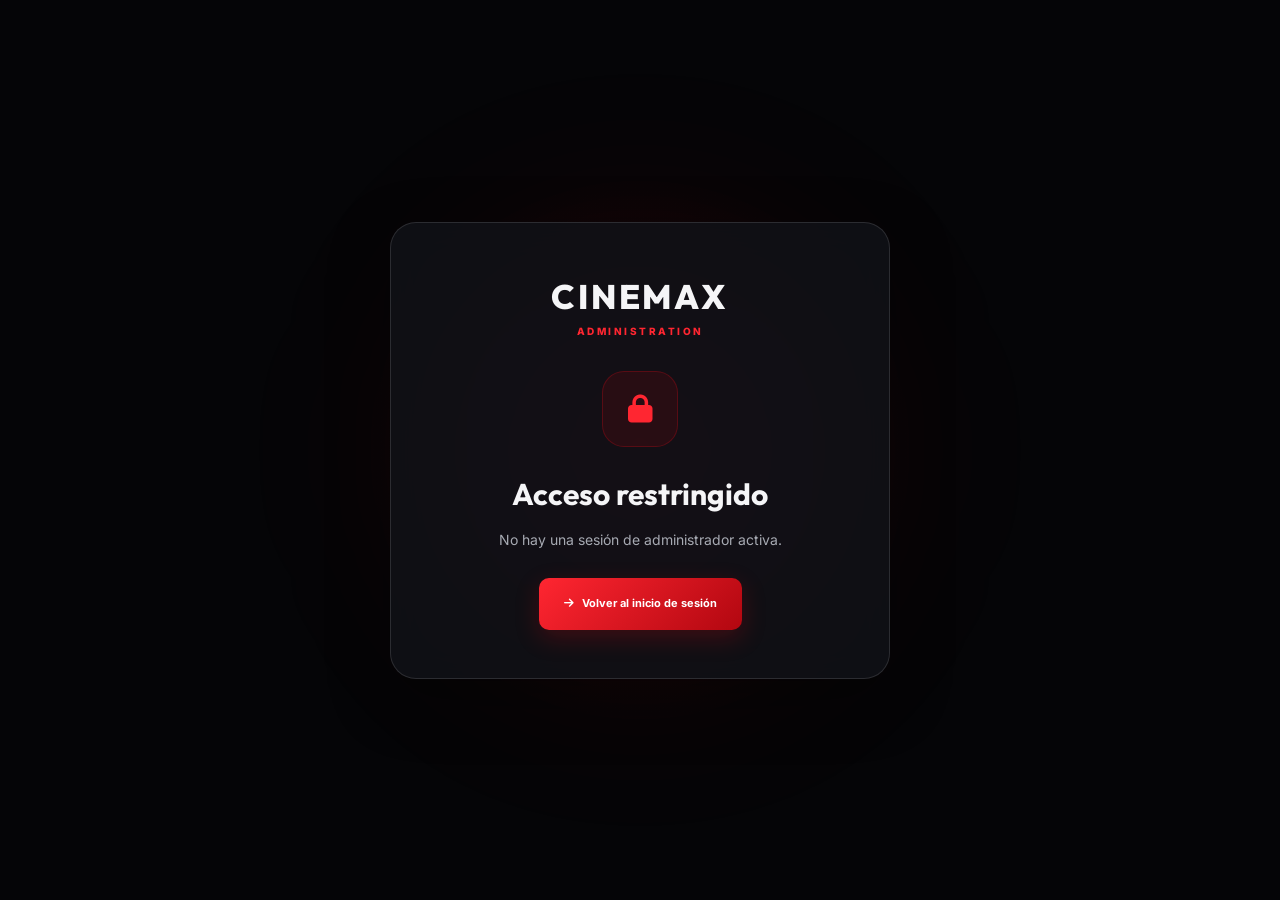
<file: admin2.html>
<!DOCTYPE html>

<html lang="es">
<head>
    <meta charset="UTF-8">


<meta
    name="viewport"
    content="width=device-width, initial-scale=1.0"
>

<title>CINEMAX — Administración</title>

<!-- ICONOS -->
<link
    rel="stylesheet"
    href="https://cdnjs.cloudflare.com/ajax/libs/font-awesome/6.5.2/css/all.min.css"
>

<!-- CSS PRINCIPAL -->
<link rel="stylesheet" href="admin2.css">
```

</head>

<body>

<!-- =====================================================
     LOADING
===================================================== -->

<div id="loadingScreen">


<div class="loading-orbit"></div>

<div class="loading-box">

    <div class="loading-mark">
        <i class="fa-solid fa-film"></i>
    </div>

    <div class="loading-logo">
        CINEMAX
    </div>

    <div class="loading-label">
        ADMINISTRATION
    </div>

    <div class="loading-spinner"></div>

    <div class="loading-text">
        Preparando panel de administración...
    </div>

</div>


</div>

<!-- =====================================================
     ACCESS DENIED
===================================================== -->

<div id="accessDenied">


<div class="access-glow"></div>

<div class="access-box">

    <div class="access-logo">
        CINEMAX
    </div>

    <span class="access-kicker">
        ADMINISTRATION
    </span>

    <div class="access-mark">
        <i class="fa-solid fa-lock"></i>
    </div>

    <h1>
        Acceso restringido
    </h1>

    <p>
        Esta sección está disponible únicamente
        para usuarios con permisos de administrador.
    </p>

    <button
        class="btn btn-primary btn-large"
        onclick="window.location.href='login.html'"
    >
        <i class="fa-solid fa-arrow-right"></i>
        Volver al inicio de sesión
    </button>

</div>


</div>

<!-- =====================================================
     ADMIN APP
===================================================== -->

<div id="adminApp">


<!-- =================================================
     SIDEBAR
================================================== -->

<aside class="sidebar" id="sidebar">


    <!-- BRAND -->

    <div class="sidebar-brand">

        <div class="brand-symbol">
            <i class="fa-solid fa-film"></i>
        </div>

        <div>

            <div class="sidebar-title">
                CINEMAX
            </div>

            <div class="sidebar-subtitle">
                ADMIN PANEL
            </div>

        </div>

    </div>


    <!-- MAIN -->

    <div class="sidebar-section-label">
        PRINCIPAL
    </div>

    <nav class="sidebar-nav">


        <button
            class="nav-btn active"
            data-section="dashboard"
            onclick="showSection('dashboard')"
        >

            <span class="nav-icon">
                <i class="fa-solid fa-chart-pie"></i>
            </span>

            <span>
                Dashboard
            </span>

            <span class="nav-dot"></span>

        </button>


        <button
            class="nav-btn"
            data-section="analytics"
            onclick="showSection('analytics')"
        >

            <span class="nav-icon">
                <i class="fa-solid fa-chart-line"></i>
            </span>

            <span>
                Analíticas
            </span>

        </button>


        <button
            class="nav-btn"
            data-section="content"
            onclick="showSection('content')"
        >

            <span class="nav-icon">
                <i class="fa-solid fa-clapperboard"></i>
            </span>

            <span>
                Contenido
            </span>

        </button>


        <button
            class="nav-btn"
            data-section="series"
            onclick="showSection('series')"
        >

            <span class="nav-icon">
                <i class="fa-solid fa-tv"></i>
            </span>

            <span>
                Series
            </span>

        </button>


        <button
            class="nav-btn"
            data-section="users"
            onclick="showSection('users')"
        >

            <span class="nav-icon">
                <i class="fa-solid fa-users"></i>
            </span>

            <span>
                Usuarios
            </span>

        </button>


    </nav>


    <!-- MANAGEMENT -->

    <div class="sidebar-section-label">
        GESTIÓN
    </div>

    <nav class="sidebar-nav">


        <button
            class="nav-btn"
            data-section="activity"
            onclick="showSection('activity')"
        >

            <span class="nav-icon">
                <i class="fa-solid fa-clock-rotate-left"></i>
            </span>

            <span>
                Actividad
            </span>

        </button>


        <!-- =================================================
             PAPELERAS
        ================================================== -->

        <button
            class="nav-btn"
            data-section="trash"
            onclick="showSection('trash')"
        >

            <span class="nav-icon">
                <i class="fa-solid fa-trash"></i>
            </span>

            <span>
                Papeleras
            </span>

        </button>


        <button
            class="nav-btn"
            data-section="settings"
            onclick="showSection('settings')"
        >

            <span class="nav-icon">
                <i class="fa-solid fa-sliders"></i>
            </span>

            <span>
                Configuración
            </span>

        </button>


    </nav>


    <!-- BOTTOM -->

    <div class="sidebar-bottom">

        <div class="system-status">

            <span class="status-pulse"></span>

            <div>

                <strong>
                    Sistema operativo
                </strong>

                <small>
                    CINEMAX API conectada
                </small>

            </div>

        </div>

    </div>

</aside>



<!-- =================================================
     MAIN SHELL
================================================== -->

<div class="app-shell">


    <!-- =================================================
         TOPBAR
    ================================================== -->

    <header class="topbar">


        <div class="topbar-left">

            <button
                class="mobile-menu"
                onclick="toggleSidebar()"
            >
                <i class="fa-solid fa-bars"></i>
            </button>

            <div>

                <div class="topbar-kicker">
                    CINEMAX / ADMIN
                </div>

                <div
                    class="topbar-title"
                    id="topbarTitle"
                >
                    Centro de administración
                </div>

            </div>

        </div>


        <div class="top-actions">


            <button
                class="top-btn"
                onclick="refreshAdminData()"
                title="Actualizar"
            >

                <i class="fa-solid fa-rotate"></i>

                <span class="top-btn-text">
                    Actualizar
                </span>

            </button>


            <button
                class="top-btn"
                onclick="window.open('index.html','_blank')"
                title="Ver CINEMAX"
            >

                <i class="fa-solid fa-arrow-up-right-from-square"></i>

                <span class="top-btn-text">
                    Ver sitio
                </span>

            </button>


            <div class="top-user">

                <div class="top-user-avatar">
                    <i class="fa-solid fa-user"></i>
                </div>

                <div class="top-user-info">

                    <strong id="adminName">
                        Administrador
                    </strong>

                    <span id="adminEmail">
                        admin@cinemax.com
                    </span>

                </div>

                <span class="user-chevron">
                    <i class="fa-solid fa-chevron-down"></i>
                </span>

            </div>


            <button
                class="logout-btn"
                onclick="logoutAdmin2()"
                title="Cerrar sesión"
            >

                <i class="fa-solid fa-right-from-bracket"></i>

                <span class="logout-text">
                    Salir
                </span>

            </button>

        </div>

    </header>



    <!-- =================================================
         CONTENT
    ================================================== -->

    <main class="content">


        <!-- =================================================
             DASHBOARD
        ================================================== -->

        <section
            id="dashboard"
            class="admin-section active"
        >

            <div class="hero-header">

                <div>

                    <div class="section-eyebrow">
                        CONTROL CENTER
                    </div>

                    <h1>
                        Bienvenido a
                        <em>CINEMAX.</em>
                    </h1>

                    <p>
                        Administra todo el contenido
                        de tu plataforma desde un solo lugar.
                    </p>

                </div>


                <button
                    class="btn btn-primary btn-large"
                    onclick="openAdvancedContentAdd()"
                >

                    <i class="fa-solid fa-plus"></i>

                    Agregar contenido

                </button>

            </div>


            <!-- STATS -->

            <div class="stats-grid">


                <div class="stat-card stat-red">

                    <div class="stat-icon">
                        <i class="fa-solid fa-film"></i>
                    </div>

                    <div class="stat-content">

                        <span>
                            PELÍCULAS
                        </span>

                        <strong id="statMovies">
                            0
                        </strong>

                        <small>
                            En catálogo
                        </small>

                    </div>

                    <div class="stat-decoration"></div>

                </div>


                <div class="stat-card stat-purple">

                    <div class="stat-icon">
                        <i class="fa-solid fa-tv"></i>
                    </div>

                    <div class="stat-content">

                        <span>
                            SERIES
                        </span>

                        <strong id="statSeries">
                            0
                        </strong>

                        <small>
                            En catálogo
                        </small>

                    </div>

                    <div class="stat-decoration"></div>

                </div>


                <div class="stat-card stat-blue">

                    <div class="stat-icon">
                        <i class="fa-solid fa-skull-crossbones"></i>
                    </div>

                    <div class="stat-content">

                        <span>
                            TERROR
                        </span>

                        <strong id="statTerror">
                            0
                        </strong>

                        <small>
                            En catálogo
                        </small>

                    </div>

                    <div class="stat-decoration"></div>

                </div>


                <div class="stat-card stat-green">

                    <div class="stat-icon">
                        <i class="fa-solid fa-users"></i>
                    </div>

                    <div class="stat-content">

                        <span>
                            USUARIOS
                        </span>

                        <strong id="statUsers">
                            0
                        </strong>

                        <small>
                            Registrados
                        </small>

                    </div>

                    <div class="stat-decoration"></div>

                </div>


                <div class="stat-card stat-cyan">

                    <div class="stat-icon">
                        <i class="fa-solid fa-heart"></i>
                    </div>

                    <div class="stat-content">

                        <span>
                            FAVORITOS
                        </span>

                        <strong id="statFavorites">
                            0
                        </strong>

                        <small>
                            Guardados
                        </small>

                    </div>

                    <div class="stat-decoration"></div>

                </div>


                <div class="stat-card stat-gold">

                    <div class="stat-icon">
                        <i class="fa-solid fa-eye"></i>
                    </div>

                    <div class="stat-content">

                        <span>
                            VISUALIZACIONES
                        </span>

                        <strong id="statViews">
                            0
                        </strong>

                        <small>
                            Total
                        </small>

                    </div>

                    <div class="stat-decoration"></div>

                </div>


            </div>



            <!-- DASHBOARD GRID -->

            <div class="dashboard-grid">


                <!-- QUICK ACTIONS -->

                <div class="panel">

                    <div class="panel-header">

                        <div>

                            <span class="panel-kicker">
                                ACCIONES
                            </span>

                            <h2>
                                Acciones rápidas
                            </h2>

                            <p>
                                Gestiona tu plataforma rápidamente.
                            </p>

                        </div>

                    </div>


                    <div class="quick-actions">


                        <button
                            class="quick-action quick-red"
                            onclick="openAdvancedContentAdd('pelicula')"
                        >

                            <span class="quick-icon">
                                <i class="fa-solid fa-film"></i>
                            </span>

                            <strong>
                                Nueva película
                            </strong>

                            <small>
                                Agregar al catálogo
                            </small>

                            <span class="quick-arrow">
                                →
                            </span>

                        </button>


                        <button
                            class="quick-action quick-purple"
                            onclick="openAdvancedContentAdd('serie')"
                        >

                            <span class="quick-icon">
                                <i class="fa-solid fa-tv"></i>
                            </span>

                            <strong>
                                Nueva serie
                            </strong>

                            <small>
                                Crear contenido episódico
                            </small>

                            <span class="quick-arrow">
                                →
                            </span>

                        </button>


                        <button
                            class="quick-action quick-blue"
                            onclick="showSection('users')"
                        >

                            <span class="quick-icon">
                                <i class="fa-solid fa-user-plus"></i>
                            </span>

                            <strong>
                                Administrar usuarios
                            </strong>

                            <small>
                                Ver cuentas y permisos
                            </small>

                            <span class="quick-arrow">
                                →
                            </span>

                        </button>


                        <button
                            class="quick-action quick-gold"
                            onclick="showSection('activity')"
                        >

                            <span class="quick-icon">
                                <i class="fa-solid fa-clock-rotate-left"></i>
                            </span>

                            <strong>
                                Ver actividad
                            </strong>

                            <small>
                                Revisar movimientos
                            </small>

                            <span class="quick-arrow">
                                →
                            </span>

                        </button>


                    </div>

                </div>



                <!-- RECENT ACTIVITY -->

                <div class="panel">

                    <div class="panel-header">

                        <div>

                            <span class="panel-kicker">
                                SISTEMA
                            </span>

                            <h2>
                                Actividad reciente
                            </h2>

                        </div>

                        <button
                            class="text-btn"
                            onclick="showSection('activity')"
                        >
                            Ver todo
                        </button>

                    </div>


                    <div id="recentActivity">

                        <div class="empty">

                            <div class="empty-icon">
                                <i class="fa-solid fa-clock"></i>
                            </div>

                            <strong>
                                Sin actividad reciente
                            </strong>

                            <span>
                                Las acciones aparecerán aquí.
                            </span>

                        </div>

                    </div>

                </div>


            </div>

        </section>



        <!-- =================================================
             ANALYTICS
        ================================================== -->

        <section
            id="analytics"
            class="admin-section"
        >

            <div class="section-header">

                <div>

                    <div class="section-eyebrow">
                        PERFORMANCE
                    </div>

                    <h1>
                        Analíticas
                    </h1>

                    <p>
                        Estadísticas y rendimiento de CINEMAX.
                    </p>

                </div>

            </div>


            <div class="stats-grid">

                <div class="stat-card stat-red">

                    <div class="stat-icon">
                        <i class="fa-solid fa-eye"></i>
                    </div>

                    <div class="stat-content">

                        <span>
                            VISUALIZACIONES
                        </span>

                        <strong id="analyticsViews">
                            0
                        </strong>

                        <small>
                            Total
                        </small>

                    </div>

                    <div class="stat-decoration"></div>

                </div>


                <div class="stat-card stat-green">

                    <div class="stat-icon">
                        <i class="fa-solid fa-heart"></i>
                    </div>

                    <div class="stat-content">

                        <span>
                            FAVORITOS
                        </span>

                        <strong id="analyticsFavorites">
                            0
                        </strong>

                        <small>
                            Total
                        </small>

                    </div>

                    <div class="stat-decoration"></div>

                </div>


                <div class="stat-card stat-blue">

                    <div class="stat-icon">
                        <i class="fa-solid fa-user-group"></i>
                    </div>

                    <div class="stat-content">

                        <span>
                            USUARIOS
                        </span>

                        <strong id="analyticsUsers">
                            0
                        </strong>

                        <small>
                            Registrados
                        </small>

                    </div>

                    <div class="stat-decoration"></div>

                </div>

            </div>


            <div class="panel">

                <div class="panel-header">

                    <div>

                        <span class="panel-kicker">
                            RESUMEN
                        </span>

                        <h2>
                            Rendimiento del catálogo
                        </h2>

                    </div>

                </div>


                <div
                    id="analyticsContent"
                    class="empty"
                >

                    <div class="empty-icon">
                        <i class="fa-solid fa-chart-line"></i>
                    </div>

                    <strong>
                        Cargando estadísticas
                    </strong>

                    <span>
                        Los datos aparecerán aquí.
                    </span>

                </div>

            </div>

        </section>



        <!-- =================================================
             CONTENT
        ================================================== -->

        <section
            id="content"
            class="admin-section"
        >

            <div class="section-header">

                <div>

                    <div class="section-eyebrow">
                        CONTENT LIBRARY
                    </div>

                    <h1>
                        Películas
                    </h1>

                    <p>
                        Administra las películas disponibles
                        en CINEMAX.
                    </p>

                </div>


                <button
                    class="btn btn-primary"
                    onclick="openAdvancedContentAdd('pelicula')"
                >

                    <i class="fa-solid fa-plus"></i>

                    Nueva película

                </button>

            </div>


            <div class="panel">

                <div class="toolbar">

                    <div class="search-wrap">

                        <span>
                            <i class="fa-solid fa-magnifying-glass"></i>
                        </span>

                        <input
                            id="contentSearch"
                            type="search"
                            placeholder="Buscar películas..."
                            oninput="filterContent()"
                        >

                    </div>


                    <select
                        id="contentCategory"
                        onchange="filterContent()"
                    >

                        <option value="">
                            Todas las categorías
                        </option>

                        <option value="accion">
                            Acción
                        </option>

                        <option value="comedia">
                            Comedia
                        </option>

                        <option value="drama">
                            Drama
                        </option>

                        <option value="ciencia ficcion">
                            Ciencia ficción
                        </option>

                        <option value="aventura">
                            Aventura
                        </option>

                        <option value="suspenso">
                            Suspenso
                        </option>

                    </select>

                </div>


                <div class="catalog-toolbar-meta">

                    <span class="live-dot"></span>

                    <span id="contentCount">
                        0 contenidos
                    </span>

                </div>


                <div
                    id="contentGrid"
                    class="catalog-grid"
                >

                    <div class="empty">

                        <div class="empty-icon">
                            <i class="fa-solid fa-film"></i>
                        </div>

                        <strong>
                            Cargando catálogo
                        </strong>

                        <span>
                            Espera un momento...
                        </span>

                    </div>

                </div>

            </div>

        </section>



        <!-- =================================================
             SERIES
        ================================================== -->

        <section
            id="series"
            class="admin-section"
        >

            <div class="section-header">

                <div>

                    <div class="section-eyebrow">
                        CONTENT LIBRARY
                    </div>

                    <h1>
                        Series
                    </h1>

                    <p>
                        Administra las series y episodios
                        de CINEMAX.
                    </p>

                </div>


                <button
                    class="btn btn-primary"
                    onclick="openAdvancedContentAdd('serie')"
                >

                    <i class="fa-solid fa-plus"></i>

                    Nueva serie

                </button>

            </div>


            <div class="panel">

                <div class="toolbar">

                    <div class="search-wrap">

                        <span>
                            <i class="fa-solid fa-magnifying-glass"></i>
                        </span>

                        <input
                            id="seriesSearch"
                            type="search"
                            placeholder="Buscar series..."
                            oninput="filterSeries()"
                        >

                    </div>


                    <select
                        id="seriesGenre"
                        onchange="filterSeries()"
                    >

                        <option value="">
                            Todos los géneros
                        </option>

                        <option value="accion">
                            Acción
                        </option>

                        <option value="drama">
                            Drama
                        </option>

                        <option value="comedia">
                            Comedia
                        </option>

                        <option value="terror">
                            Terror
                        </option>

                        <option value="ciencia ficcion">
                            Ciencia ficción
                        </option>

                    </select>

                </div>


                <div class="catalog-toolbar-meta">

                    <span class="live-dot"></span>

                    <span id="seriesCount">
                        0 series
                    </span>

                </div>


                <div
                    id="seriesGrid"
                    class="catalog-grid"
                >

                    <div class="empty">

                        <div class="empty-icon">
                            <i class="fa-solid fa-tv"></i>
                        </div>

                        <strong>
                            Cargando series
                        </strong>

                        <span>
                            Espera un momento...
                        </span>

                    </div>

                </div>

            </div>

        </section>



        <!-- =================================================
             USERS
        ================================================== -->

        <section
            id="users"
            class="admin-section"
        >

            <div class="section-header">

                <div>

                    <div class="section-eyebrow">
                        USER MANAGEMENT
                    </div>

                    <h1>
                        Usuarios
                    </h1>

                    <p>
                        Gestiona las cuentas registradas
                        en CINEMAX.
                    </p>

                </div>

            </div>


            <div class="panel">

                <div class="toolbar">

                    <div class="search-wrap">

                        <span>
                            <i class="fa-solid fa-magnifying-glass"></i>
                        </span>

                        <input
                            id="userSearch"
                            type="search"
                            placeholder="Buscar usuario o correo..."
                            oninput="filterUsers()"
                        >

                    </div>

                </div>


                <div class="table-container">

                    <table>

                        <thead>

                            <tr>

                                <th>
                                    Usuario
                                </th>

                                <th>
                                    Correo
                                </th>

                                <th>
                                    Rol
                                </th>

                                <th>
                                    Estado
                                </th>

                                <th>
                                    Registro
                                </th>

                                <th>
                                    Acciones
                                </th>

                            </tr>

                        </thead>


                        <tbody id="usersTable">

                            <tr>

                                <td colspan="6">

                                    <div class="empty">

                                        <div class="empty-icon">
                                            <i class="fa-solid fa-users"></i>
                                        </div>

                                        <strong>
                                            Cargando usuarios
                                        </strong>

                                        <span>
                                            Espera un momento...
                                        </span>

                                    </div>

                                </td>

                            </tr>

                        </tbody>

                    </table>

                </div>

            </div>

        </section>



<!-- ================================================= 
     ACTIVITY 
================================================== --> 

<section 
    id="activity" 
    class="admin-section" 
> 


<div class="section-header"> 

    <div> 

        <div class="section-eyebrow"> 
            SYSTEM LOG 
        </div> 

        <h1> 
            Actividad 
        </h1> 

        <p> 
            Historial de acciones realizadas 
            dentro del panel. 
        </p> 

    </div> 


  <div
    style="
        display:flex;
        gap:10px;
        align-items:center;
    "
>
    <button 
        class="btn btn-secondary" 
        onclick="loadActivity()" 
    >
        <i class="fa-solid fa-rotate"></i>
        Actualizar
    </button>

    <button
        class="btn btn-danger"
        onclick="deleteAllActivity()"
    >
        <i class="fa-solid fa-trash"></i>
        Vaciar actividad
    </button>
</div>
</div> 


<div class="panel"> 

    <div 
        id="activityList" 
        class="empty" 
    > 

        <div class="empty-icon"> 
            <i class="fa-solid fa-clock-rotate-left"></i> 
        </div> 

        <strong> 
            Cargando actividad 
        </strong> 

        <span> 
            Espera un momento... 
        </span> 

    </div> 

</div> 


</section>




        <!-- =================================================
             PAPELERAS
        ================================================== -->

        <section
            id="trash"
            class="admin-section"
        >

            <div class="section-header">

                <div>

                    <div class="section-eyebrow">
                        DATA RECOVERY
                    </div>

                    <h1>
                        Papeleras
                    </h1>

                    <p>
                        Administra el contenido eliminado,
                        los favoritos eliminados y las visualizaciones eliminadas.
                    </p>

                </div>

            </div>


            <!-- =================================================
                 PAPELERA DE CONTENIDO
            ================================================== -->

            <div class="panel">

                <div class="panel-header">

                    <div>

                        <span class="panel-kicker">
                            PAPELERA DE CONTENIDO
                        </span>

                        <h2>
                            🗑️ Contenido eliminado
                        </h2>

                        <p>
                            Contenido enviado a la papelera desde el catálogo.
                        </p>

                    </div>

                    <button
                        class="btn btn-secondary"
                        onclick="loadTrash()"
                    >

                        <i class="fa-solid fa-rotate"></i>

                        Actualizar

                    </button>

                </div>


                <div class="table-container">

                    <table>

                        <thead>

                            <tr>

                                <th>
                                    Contenido
                                </th>

                                <th>
                                    Tipo
                                </th>

                                <th>
                                    ID
                                </th>

                                <th>
                                    Fecha
                                </th>

                                <th>
                                    Acciones
                                </th>

                            </tr>

                        </thead>


                        <tbody id="trashTable">

                            <tr>

                                <td colspan="5">

                                    <div class="empty">

                                        <div class="empty-icon">
                                            <i class="fa-solid fa-trash"></i>
                                        </div>

                                        <strong>
                                            Cargando papelera
                                        </strong>

                                        <span>
                                            Espera un momento...
                                        </span>

                                    </div>

                                </td>

                            </tr>

                        </tbody>

                    </table>

                </div>

            </div>



            <!-- =================================================
                 PAPELERA DE FAVORITOS
            ================================================== -->

            <div
                class="panel"
                style="margin-top:20px;"
            >

                <div class="panel-header">

                    <div>

                        <span class="panel-kicker">
                            PAPELERA DE FAVORITOS
                        </span>

                        <h2>
                            ⭐ Favoritos eliminados
                        </h2>

                        <p>
                            Favoritos enviados a la papelera desde la administración.
                        </p>

                    </div>

                    <div
                        style="
                            display:flex;
                            gap:9px;
                            flex-wrap:wrap;
                        "
                    >

                        <button
                            class="btn btn-secondary"
                            onclick="loadFavoritesTrash()"
                        >

                            <i class="fa-solid fa-rotate"></i>

                            Actualizar

                        </button>

                        <button
                            class="btn btn-secondary"
                            onclick="emptyFavoritesTrash()"
                        >

                            <i class="fa-solid fa-trash-can"></i>

                            Vaciar papelera

                        </button>

                    </div>

                </div>


                <div class="table-container">

                    <table>

                        <thead>

                            <tr>

                                <th>
                                    Usuario
                                </th>

                                <th>
                                    Contenido
                                </th>

                                <th>
                                    Tipo
                                </th>

                                <th>
                                    Fecha
                                </th>

                                <th>
                                    Acciones
                                </th>

                            </tr>

                        </thead>


                        <tbody id="favoritesTrashTable">

                            <tr>

                                <td colspan="5">

                                    <div class="empty">

                                        <div class="empty-icon">
                                            <i class="fa-solid fa-heart"></i>
                                        </div>

                                        <strong>
                                            Cargando papelera de favoritos
                                        </strong>

                                        <span>
                                            Espera un momento...
                                        </span>

                                    </div>

                                </td>

                            </tr>

                        </tbody>

                    </table>

                </div>

            </div>



            <!-- =================================================
                 PAPELERA DE VISUALIZACIONES
            ================================================== -->

            <div
                class="panel"
                style="margin-top:20px;"
            >

                <div class="panel-header">

                    <div>

                        <span class="panel-kicker">
                            PAPELERA DE VISUALIZACIONES
                        </span>

                        <h2>
                            👁️ Visualizaciones eliminadas
                        </h2>

                        <p>
                            Visualizaciones enviadas a la papelera desde las analíticas.
                        </p>

                    </div>

                    <div
                        style="
                            display:flex;
                            gap:9px;
                            flex-wrap:wrap;
                        "
                    >

                        <button
                            class="btn btn-secondary"
                            onclick="loadAnalyticsTrash()"
                        >

                            <i class="fa-solid fa-rotate"></i>

                            Actualizar

                        </button>

                        <button
                            class="btn btn-secondary"
                            onclick="emptyAnalyticsTrash()"
                        >

                            <i class="fa-solid fa-trash-can"></i>

                            Vaciar papelera

                        </button>

                    </div>

                </div>


                <div class="table-container">

                    <table>

                        <thead>

                            <tr>

                                <th>
                                    Usuario
                                </th>

                                <th>
                                    Contenido
                                </th>

                                <th>
                                    Tipo
                                </th>

                                <th>
                                    Fecha
                                </th>

                                <th>
                                    Acciones
                                </th>

                            </tr>

                        </thead>


                        <tbody id="analyticsTrashTable">

                            <tr>

                                <td colspan="5">

                                    <div class="empty">

                                        <div class="empty-icon">
                                            <i class="fa-solid fa-eye"></i>
                                        </div>

                                        <strong>
                                            Cargando papelera de visualizaciones
                                        </strong>

                                        <span>
                                            Espera un momento...
                                        </span>

                                    </div>

                                </td>

                            </tr>

                        </tbody>

                    </table>

                </div>

            </div>

        </section>



        <!-- =================================================
             SETTINGS
        ================================================== -->

        <section
            id="settings"
            class="admin-section"
        >

            <div class="section-header">

                <div>

                    <div class="section-eyebrow">
                        SYSTEM CONTROL
                    </div>

                    <h1>
                        Configuración
                    </h1>

                    <p>
                        Configura el comportamiento
                        de tu panel CINEMAX.
                    </p>

                </div>

            </div>


            <div class="panel settings-hero">

                <div class="settings-hero-icon">

                    <i class="fa-solid fa-server"></i>

                </div>

                <div>

                    <h2>
                        Sistema CINEMAX
                    </h2>

                    <p>
                        Backend conectado y funcionando
                        correctamente.
                    </p>

                </div>

            </div>


            <div class="settings-grid">


                <div class="setting-card">

                    <div class="setting-icon">
                        <i class="fa-solid fa-database"></i>
                    </div>

                    <div>

                        <strong>
                            Base de datos
                        </strong>

                        <p>
                            Gestionar datos del catálogo
                        </p>

                    </div>

                    <span>
                        <i class="fa-solid fa-chevron-right"></i>
                    </span>

                </div>


                <div class="setting-card">

                    <div class="setting-icon">
                        <i class="fa-solid fa-shield-halved"></i>
                    </div>

                    <div>

                        <strong>
                            Seguridad
                        </strong>

                        <p>
                            Sesiones y permisos
                        </p>

                    </div>

                    <span>
                        <i class="fa-solid fa-chevron-right"></i>
                    </span>

                </div>


                <div class="setting-card">

                    <div class="setting-icon">
                        <i class="fa-solid fa-cloud-arrow-up"></i>
                    </div>

                    <div>

                        <strong>
                            Sincronización
                        </strong>

                        <p>
                            Actualizar catálogo
                        </p>

                    </div>

                    <span>
                        <i class="fa-solid fa-chevron-right"></i>
                    </span>

                </div>


                <div class="setting-card">

                    <div class="setting-icon">
                        <i class="fa-solid fa-server"></i>
                    </div>

                    <div>

                        <strong>
                            Servidor
                        </strong>

                        <p>
                            Estado de la API
                        </p>

                    </div>

                    <span>
                        <i class="fa-solid fa-circle-check"></i>
                    </span>

                </div>


            </div>

        </section>


    </main>

</div>
```

</div>

<!-- =====================================================
     MODAL — ADD CONTENT
===================================================== -->

<div
    id="contentModal"
    class="modal"
>

```
<div class="modal-content">

    <div class="modal-header">

        <div>

            <span class="panel-kicker">
                CONTENT MANAGEMENT
            </span>

            <h2>
                Agregar contenido
            </h2>

        </div>

        <button
            class="modal-close"
            onclick="closeContentModal()"
        >

            <i class="fa-solid fa-xmark"></i>

        </button>

    </div>


    <form
        id="contentForm"
        onsubmit="saveAdvancedContent(event)"
    >


        <div class="settings-grid">


            <div>

                <label
                    for="contentTitle"
                    class="panel-kicker"
                >
                    TÍTULO
                </label>

                <input
                    id="contentTitle"
                    name="title"
                    type="text"
                    placeholder="Nombre del contenido"
                    required
                >

            </div>


            <div>

                <label
                    for="contentType"
                    class="panel-kicker"
                >
                    TIPO
                </label>

                <select
                    id="contentType"
                    name="type"
                >

                    <option value="pelicula">
                        Película
                    </option>

                    <option value="serie">
                        Serie
                    </option>

                    <option value="terror">
                        Terror
                    </option>

                </select>

            </div>


            <div>

                <label
                    for="contentGenre"
                    class="panel-kicker"
                >
                    GÉNERO
                </label>

                <input
                    id="contentGenre"
                    name="genre"
                    type="text"
                    placeholder="Acción, Drama..."
                >

            </div>


            <div>

                <label
                    for="contentYear"
                    class="panel-kicker"
                >
                    AÑO
                </label>

                <input
                    id="contentYear"
                    name="year"
                    type="number"
                    placeholder="2026"
                >

            </div>


            <div>

                <label
                    for="contentPoster"
                    class="panel-kicker"
                >
                    POSTER
                </label>

                <input
                    id="contentPoster"
                    name="poster"
                    type="url"
                    placeholder="https://..."
                >

            </div>


            <div>

                <label
                    for="contentBackdrop"
                    class="panel-kicker"
                >
                    BACKDROP
                </label>

                <input
                    id="contentBackdrop"
                    name="backdrop"
                    type="url"
                    placeholder="https://..."
                >

            </div>


            <div>

                <label
                    for="contentRating"
                    class="panel-kicker"
                >
                    CALIFICACIÓN
                </label>

                <input
                    id="contentRating"
                    name="rating"
                    type="number"
                    min="0"
                    max="10"
                    step="0.1"
                    placeholder="8.5"
                >

            </div>


            <div>

                <label
                    for="contentDuration"
                    class="panel-kicker"
                >
                    DURACIÓN
                </label>

                <input
                    id="contentDuration"
                    name="duration"
                    type="text"
                    placeholder="2h 15min"
                >

            </div>


        </div>


        <div style="margin-top:18px;">

            <label
                for="contentDescription"
                class="panel-kicker"
            >
                DESCRIPCIÓN
            </label>

            <textarea
                id="contentDescription"
                name="description"
                placeholder="Descripción del contenido..."
            ></textarea>

        </div>


        <div
            style="
                display:flex;
                justify-content:flex-end;
                gap:9px;
                margin-top:20px;
            "
        >

            <button
                type="button"
                class="btn btn-secondary"
                onclick="closeContentModal()"
            >
                Cancelar
            </button>

            <button
                type="submit"
                class="btn btn-primary"
            >

                <i class="fa-solid fa-check"></i>

                Guardar contenido

            </button>

        </div>


    </form>

</div>
```

</div>




<!-- =====================================================
     TOAST
===================================================== -->

<div id="toast"></div>



<!-- =====================================================
     JAVASCRIPT
===================================================== -->

<script>

"use strict";

/* ============================================================
   CINEMAX ADMIN 2 — FRONTEND COMPLETO
   ============================================================ */

const API_URL = window.location.origin;

let sessionId =
    localStorage.getItem("cinemax_admin_session_id") || null;

let currentUser = null;

let catalog = [];
let trash = [];
let favoritesTrash = [];
let analyticsTrash = [];
let users = [];

let editingContentId = null;
let editingSeriesId = null;
let editingSeries = null;
let editingSeasons = [];

let activityLog = [];

let toastTimer = null;

let dashboardStats = {
    favorites: 0,
    views: 0,
    uniqueViewers: 0,
    uniqueContent: 0
};

let analyticsData = [];
let favoritesData = [];

/* ============================================================
   HELPERS
   ============================================================ */

function getContentId(item) {

    if (item == null) return "";

    if (
        typeof item === "string" ||
        typeof item === "number"
    ) {
        return String(item);
    }

    return String(
        item.id ??
        item.content_id ??
        item.contentId ??
        item.uuid ??
        item._id ??
        ""
    );
}

function getRecordId(item) {

    if (item == null) return "";

    if (
        typeof item === "string" ||
        typeof item === "number"
    ) {
        return String(item);
    }

    return String(
        item.id ??
        item.favorite_id ??
        item.favoriteId ??
        item.event_id ??
        item.eventId ??
        item.analytics_id ??
        item.analyticsId ??
        item._id ??
        ""
    );
}

function findCatalogItemById(id) {

    const target = String(id);

    return (
        catalog.find(
            item => getContentId(item) === target
        ) || null
    );
}

function normalizeCategory(value) {

    const text =
        String(value || "")
            .trim()
            .toLowerCase();

    if (
        [
            "movie",
            "movies",
            "película",
            "peliculas",
            "pelicula"
        ].includes(text)
    ) {
        return "pelicula";
    }

    if (
        [
            "tv",
            "show",
            "shows",
            "series",
            "serie"
        ].includes(text)
    ) {
        return "serie";
    }

    if (
        [
            "horror",
            "terror"
        ].includes(text)
    ) {
        return "terror";
    }

    return text || "pelicula";
}

function categoryLabel(category) {

    return {
        pelicula: "Película",
        serie: "Serie",
        terror: "Terror"
    }[
        normalizeCategory(category)
    ] || String(category || "Película");
}

function escapeHtml(value) {

    return String(value ?? "")
        .replace(/&/g, "&amp;")
        .replace(/</g, "&lt;")
        .replace(/>/g, "&gt;")
        .replace(/"/g, "&quot;")
        .replace(/'/g, "&#039;");
}

function jsEscape(value) {

    return String(value ?? "")
        .replace(/\\/g, "\\\\")
        .replace(/'/g, "\\'")
        .replace(/"/g, '\\"')
        .replace(/\n/g, "\\n")
        .replace(/\r/g, "\\r");
}

function safeNumber(value, fallback = 0) {

    const n = Number(value);

    return Number.isFinite(n)
        ? n
        : fallback;
}

function showToast(
    message,
    type = "success"
) {

    const toast =
        document.getElementById("toast");

    if (!toast) return;

    toast.textContent =
        String(message || "");

    toast.className = type;

    toast.style.display = "block";

    clearTimeout(toastTimer);

    toastTimer = setTimeout(() => {

        toast.style.display = "none";

    }, 3500);
}

async function logActivity(
    action,
    detail = ""
) {

    const activity = {

        action,
        detail,

        date:
            new Date().toISOString(),

        username:
            currentUser?.username ||
            currentUser?.email ||
            "Administrador",

        user_id:
            currentUser?.id ||
            ""
    };

    try {

        const response =
            await fetch(
                `${API_URL}/api/activity`,
                {
                    method: "POST",

                    headers: {
                        "Content-Type":
                            "application/json"
                    },

                    body:
                        JSON.stringify(
                            activity
                        )
                }
            );

        if (!response.ok) {

            throw new Error(
                "No se pudo guardar la actividad."
            );
        }

        const data =
            await response.json();

        if (
            data.success &&
            data.activity
        ) {

            activityLog.unshift(
                data.activity
            );

        } else {

            activityLog.unshift(
                activity
            );
        }

        activityLog =
            activityLog.slice(0, 100);

        renderActivity();
        renderRecentActivity();

    } catch (error) {

        console.error(
            "Error guardando actividad:",
            error
        );

        // Mantener la actividad visible
        // aunque el servidor falle.
        activityLog.unshift(
            activity
        );

        activityLog =
            activityLog.slice(0, 100);

        renderActivity();
        renderRecentActivity();
    }
}
function extractArray(
    response,
    keys = []
) {

    if (Array.isArray(response)) {
        return response;
    }

    for (const key of keys) {

        if (
            Array.isArray(
                response?.[key]
            )
        ) {
            return response[key];
        }
    }

    if (
        Array.isArray(
            response?.data
        )
    ) {
        return response.data;
    }

    if (
        Array.isArray(
            response?.items
        )
    ) {
        return response.items;
    }

    return [];
}

/* ============================================================
   API
   ============================================================ */

async function api(
    endpoint,
    options = {}
) {

    const headers = {

        "Content-Type":
            "application/json",

        ...(options.headers || {})

    };

    if (sessionId) {

        headers["X-Session-ID"] =
            sessionId;

        headers["Authorization"] =
            "Bearer " + sessionId;
    }

    const config = {

        ...options,

        headers

    };

    if (
        config.body &&
        typeof config.body === "string"
    ) {

        try {

            const body =
                JSON.parse(config.body);

            if (
                sessionId &&
                body &&
                typeof body === "object" &&
                !body.session_id
            ) {

                body.session_id =
                    sessionId;

                config.body =
                    JSON.stringify(body);
            }

        } catch (_) {}
    }

    const response =
        await fetch(
            API_URL + endpoint,
            config
        );

    let data = null;

    const contentType =
        response.headers.get(
            "content-type"
        ) || "";

    if (
        contentType.includes(
            "application/json"
        )
    ) {

        try {

            data =
                await response.json();

        } catch (_) {}

    } else {

        try {

            const raw =
                await response.text();

            data =
                raw
                    ? {
                        success:
                            response.ok,
                        data: raw
                    }
                    : {};

        } catch (_) {

            data = {};
        }
    }

    if (!response.ok) {

        const message =

            data?.error ||

            data?.message ||

            (
                response.status === 401
                    ? "Sesión expirada."
                    : response.status === 403
                        ? "Acceso denegado."
                        : `Error HTTP ${response.status}.`
            );

        if (
            response.status === 401
        ) {

            clearSession();
            showLogin(message);
        }

        throw new Error(message);
    }

    return data;
}

function clearSession() {
    localStorage.removeItem(
        "cinemax_admin_session_id"
    );

    sessionId = null;
    currentUser = null;
}

/* ============================================================
   AUTH
   ============================================================ */

document.addEventListener(
    "DOMContentLoaded",
    init
);

async function init() {
    const loading =
        document.getElementById(
            "loadingScreen"
        );

    if (loading) {
        loading.style.display = "flex";
    }

    // =====================================================
    // COMPROBAR SESIÓN
    // =====================================================

    if (!sessionId) {
        showLogin(
            "No hay una sesión de administrador activa."
        );
        return;
    }

    try {
        const result =
            await api(
                "/api/users/session/" +
                encodeURIComponent(
                    sessionId
                )
            );

        console.log(
            "🔐 ADMIN2 - RESPUESTA DE SESIÓN:",
            result
        );

        // =================================================
        // OBTENER USUARIO
        // =================================================

        const user =
            result?.user ||
            result?.data?.user ||
            result?.session?.user ||
            null;

        const role =
            String(
                user?.role ||
                result?.role ||
                result?.data?.role ||
                ""
            ).toLowerCase();

        // =================================================
        // COMPROBAR ESTADO DE LA SESIÓN
        // =================================================

        const sessionActive =
            result?.active === true ||
            result?.valid === true ||
            result?.authenticated === true ||
            result?.session_active === true ||
            result?.data?.active === true ||
            result?.data?.valid === true ||
            result?.session?.active === true;

        const sessionSuccess =
            result?.success === true ||
            result?.valid === true ||
            result?.authenticated === true ||
            result?.data?.success === true ||
            result?.data?.valid === true;

        // =================================================
        // SI EL SERVIDOR CONFIRMA EL USUARIO COMO ADMIN
        // =================================================

        if (
            !user ||
            role !== "admin" ||
            (!sessionActive && !sessionSuccess)
        ) {
            console.error(
                "❌ ADMIN2 - SESIÓN RECHAZADA:",
                {
                    result,
                    user,
                    role,
                    sessionActive,
                    sessionSuccess,
                    sessionId
                }
            );

            throw new Error(
                "La sesión no es válida o la cuenta no tiene permisos de administrador."
            );
        }

        // =================================================
        // SESIÓN CORRECTA
        // =================================================

        currentUser = user;

        console.log(
            "✅ ADMIN2 - SESIÓN DE ADMINISTRADOR CONFIRMADA:",
            currentUser
        );

        showApp();

        // =================================================
        // CARGAR TODO EL PANEL
        // =================================================

        await loadAll();

    } catch (error) {
        console.error(
            "❌ ADMIN INIT:",
            error
        );

        clearSession();

        showLogin(
            error?.message ||
            "No se pudo comprobar la sesión de administrador."
        );
    }
}

function showLogin(
    message = ""
) {

    const loading =
        document.getElementById(
            "loadingScreen"
        );

    const app =
        document.getElementById(
            "adminApp"
        );

    const denied =
        document.getElementById(
            "accessDenied"
        );

    if (loading) {
        loading.style.display = "none";
    }

    if (app) {
        app.style.display = "none";
    }

    if (denied) {
        denied.style.display = "flex";
    }

    if (message) {

        const p =
            denied?.querySelector("p");

        if (p) {
            p.textContent = message;
        }
    }
}

function showApp() {

    const loading =
        document.getElementById(
            "loadingScreen"
        );

    const app =
        document.getElementById(
            "adminApp"
        );

    const denied =
        document.getElementById(
            "accessDenied"
        );

    if (loading) {
        loading.style.display = "none";
    }

    if (denied) {
        denied.style.display = "none";
    }

    if (app) {
        app.style.display = "flex";
    }

    updateAdminIdentity();
}

function updateAdminIdentity() {

    const name =
        currentUser?.username ||
        currentUser?.name ||
        "Administrador";

    const email =
        currentUser?.email ||
        "admin@cinemax.com";

    const ids = {

        adminName: name,
        adminEmail: email,
        topUsername: name,
        topEmail: email

    };

    for (
        const [id, value]
        of Object.entries(ids)
    ) {

        const el =
            document.getElementById(id);

        if (el) {
            el.textContent = value;
        }
    }
}

async function logoutAdmin() {

    try {

        if (sessionId) {

            await api(
                "/api/users/logout",
                {
                    method: "POST",
                    body:
                        JSON.stringify({})
                }
            );
        }

    } catch (_) {}

    logActivity(
        "Cierre de sesión"
    );

    clearSession();

    showLogin();
}

/* ============================================================
   NAVEGACIÓN
   ============================================================ */

const sectionTitles = {

    dashboard:
        "Centro de administración",

    analytics:
        "Analíticas",

    content:
        "Películas",

    series:
        "Series",

    users:
        "Usuarios",

    activity:
        "Actividad",

    settings:
        "Configuración",

    trash:
        "Papeleras"

};

function showSection(
    section,
    button = null
) {

    document
        .querySelectorAll(
            ".admin-section"
        )
        .forEach(el => {

            el.classList.toggle(
                "active",
                el.id === section
            );

        });

    document
        .querySelectorAll(
            ".nav-btn"
        )
        .forEach(el => {

            el.classList.toggle(
                "active",
                el.dataset.section ===
                    section
            );

        });

    const title =
        document.getElementById(
            "topbarTitle"
        );

    if (title) {

        title.textContent =
            sectionTitles[section] ||
            "Administración";
    }

    if (section === "content") {
        renderContent();
    }

    if (section === "series") {
        renderSeries();
    }

    if (section === "users") {
        renderUsers();
    }

    if (section === "activity") {
        renderActivity();
    }

    if (section === "analytics") {
        renderAnalytics();
    }

    if (section === "trash") {

        renderTrash();
        renderFavoritesTrash();
        renderAnalyticsTrash();

    }

    if (window.innerWidth <= 900) {

        document
            .getElementById("sidebar")
            ?.classList.remove(
                "open",
                "mobile-open"
            );
    }
}

function toggleSidebar() {

    document
        .getElementById("sidebar")
        ?.classList.toggle(
            "mobile-open"
        );
}

/* ============================================================
   CARGA GENERAL
   ============================================================ */

async function loadAll() {

    await Promise.allSettled([

        loadCatalog(),
        loadUsers(),

        loadTrash(),
        loadFavoritesTrash(),
        loadAnalyticsTrash(),

        loadAnalytics(),
        loadFavorites()

    ]);

    updateStats();

    renderDashboard();
    renderAnalytics();

    renderTrash();
    renderFavoritesTrash();
    renderAnalyticsTrash();

    renderActivity();
    renderRecentActivity();
}

async function refreshAdminData() {

    try {

        await loadAll();

        showToast(
            "Panel actualizado correctamente.",
            "success"
        );

    } catch (error) {

        showToast(
            error.message,
            "error"
        );
    }
}

/* ============================================================
   CATÁLOGO
   ============================================================ */

async function loadCatalog() {

    try {

        const response =
            await api("/api/catalog");

        catalog =
            extractArray(
                response,
                [
                    "catalog",
                    "contents",
                    "movies"
                ]
            );

        updateStats();
        renderContent();
        renderSeries();
        renderDashboard();
        renderAnalytics();

    } catch (error) {

        console.error(
            "CATALOG:",
            error
        );

        showToast(
            error.message,
            "error"
        );
    }
}

function getImage(item) {

    return (

        item.image ||
        item.poster ||
        item.posterUrl ||
        item.poster_url ||
        item.backdrop ||
        ""

    );
}

function getVideo(item) {

    return (

        item.video ||
        item.url ||
        item.videoUrl ||
        item.video_url ||
        ""

    );
}

function getGenre(item) {

    return (
        item.genre ||
        item.genres ||
        ""
    );
}

function renderContent() {

    const grid =
        document.getElementById(
            "contentGrid"
        );

    if (!grid) return;

    const search =
        (
            document
                .getElementById(
                    "contentSearch"
                )
                ?.value ||
            ""
        )
        .trim()
        .toLowerCase();

    const categoryFilter =
        (
            document
                .getElementById(
                    "contentCategory"
                )
                ?.value ||
            ""
        )
        .trim()
        .toLowerCase();

    const items =
        catalog.filter(item => {

            const category =
                normalizeCategory(
                    item.category ||
                    item.type
                );

            const title =
                String(
                    item.title ||
                    item.name ||
                    ""
                ).toLowerCase();

            const genre =
                String(
                    getGenre(item)
                ).toLowerCase();

            return (

                (
                    !search ||
                    title.includes(search) ||
                    genre.includes(search)
                ) &&

                (
                    !categoryFilter ||
                    category === categoryFilter ||
                    genre.includes(
                        categoryFilter
                    )
                )

            );

        });

    const movieLike =
        items.filter(item => {

            const c =
                normalizeCategory(
                    item.category ||
                    item.type
                );

            return (
                c === "pelicula" ||
                c === "terror"
            );

        });

    const count =
        document.getElementById(
            "contentCount"
        );

    if (count) {

        count.textContent =
            `${movieLike.length} ${
                movieLike.length === 1
                    ? "contenido"
                    : "contenidos"
            }`;
    }

    if (!movieLike.length) {

        grid.innerHTML =
            emptyHtml(
                "fa-film",
                catalog.length
                    ? "No se encontraron películas."
                    : "El catálogo está vacío."
            );

        return;
    }

    grid.innerHTML =
        movieLike
            .map(renderContentCard)
            .join("");
}

function renderContentCard(item) {

    const id =
        getContentId(item);

    const title =
        item.title ||
        item.name ||
        "Sin título";

    const category =
        normalizeCategory(
            item.category ||
            item.type
        );

    const image =
        getImage(item);

    const year =
        item.year || "—";

    const rating =
        item.rating ?? "—";

    const genre =
        getGenre(item) ||
        "Sin género";

    return `

        <article class="catalog-card">

            <div class="catalog-card-media">

                ${
                    image

                    ? `
                        <img
                            src="${escapeHtml(image)}"
                            alt="${escapeHtml(title)}"
                            loading="lazy"
                            onerror="this.style.display='none';this.parentElement.classList.add('no-image')"
                        >
                    `

                    : `
                        <div class="catalog-card-placeholder">
                            <i class="fa-solid fa-film"></i>
                        </div>
                    `
                }

                <span class="badge badge-${escapeHtml(category)}">
                    ${escapeHtml(
                        categoryLabel(category)
                    )}
                </span>

            </div>

            <div class="catalog-card-body">

                <h3>
                    ${escapeHtml(title)}
                </h3>

                <div class="catalog-meta">

                    <span>
                        ${escapeHtml(
                            String(year)
                        )}
                    </span>

                    <span>
                        ★ ${escapeHtml(
                            String(rating)
                        )}
                    </span>

                </div>

                <small>
                    ${escapeHtml(
                        String(genre)
                    )}
                </small>

                <div
                    class="actions"
                    style="margin-top:14px;"
                >

                    <button
                        class="btn btn-secondary btn-small"
                        onclick="editContent('${jsEscape(id)}')"
                    >
                        <i class="fa-solid fa-pen"></i>
                        Editar
                    </button>

                    <button
                        class="btn btn-danger btn-small"
                        onclick="deleteContent('${jsEscape(id)}')"
                    >
                        <i class="fa-solid fa-trash"></i>
                    </button>

                    ${
                        category === "serie"

                        ? `
                            <button
                                class="btn btn-primary btn-small"
                                onclick="manageEpisodes('${jsEscape(id)}')"
                            >
                                <i class="fa-solid fa-tv"></i>
                            </button>
                        `

                        : ""
                    }

                </div>

            </div>

        </article>

    `;
}

function filterContent() {
    renderContent();
}

function filterSeries() {
    renderSeries();
}

/* ============================================================
   AGREGAR / EDITAR CONTENIDO
   ============================================================ */

function openAdvancedContentAdd(
    type = "pelicula"
) {

    editingContentId = null;

    const form =
        document.getElementById(
            "contentForm"
        );

    form?.reset();

    const typeEl =
        document.getElementById(
            "contentType"
        );

    if (typeEl) {

        typeEl.value =
            normalizeCategory(type);
    }

    const title =
        document.querySelector(
            "#contentModal .modal-header h2"
        );

    if (title) {
        title.textContent =
            "Agregar contenido";
    }

    document
        .getElementById("contentModal")
        ?.classList.add("show");
}

function closeContentModal() {

    document
        .getElementById("contentModal")
        ?.classList.remove("show");

    editingContentId = null;
}

async function saveAdvancedContent(
    event
) {

    event.preventDefault();

    const type =
        normalizeCategory(
            document.getElementById(
                "contentType"
            )?.value ||
            "pelicula"
        );

    const title =
        document.getElementById(
            "contentTitle"
        )?.value.trim() ||
        "";

    if (!title) {

        showToast(
            "Debes indicar un título.",
            "error"
        );

        return;
    }

    const item = {

        title,

        category: type,
        type: type,

        genre:
            document.getElementById(
                "contentGenre"
            )?.value.trim() || "",

        year:
            document.getElementById(
                "contentYear"
            )?.value.trim() || "",

        image:
            document.getElementById(
                "contentPoster"
            )?.value.trim() || "",

        poster:
            document.getElementById(
                "contentPoster"
            )?.value.trim() || "",

        backdrop:
            document.getElementById(
                "contentBackdrop"
            )?.value.trim() || "",

        rating:
            document.getElementById(
                "contentRating"
            )?.value.trim() || "",

        duration:
            document.getElementById(
                "contentDuration"
            )?.value.trim() || "",

        description:
            document.getElementById(
                "contentDescription"
            )?.value.trim() || "",

        featured: false

    };

    try {

        if (editingContentId) {

            const original =
                findCatalogItemById(
                    editingContentId
                );

            const updated = {

                ...(original || {}),
                ...item

            };

            await api(
                "/api/catalog/" +
                encodeURIComponent(
                    editingContentId
                ),
                {
                    method: "PUT",
                    body:
                        JSON.stringify(
                            updated
                        )
                }
            );

            logActivity(
                "Contenido actualizado",
                title
            );

            showToast(
                "Contenido actualizado correctamente.",
                "success"
            );

        } else {

            await api(
                "/api/catalog",
                {
                    method: "POST",
                    body:
                        JSON.stringify(item)
                }
            );

            logActivity(
                "Contenido agregado",
                title
            );

            showToast(
                "Contenido agregado al catálogo.",
                "success"
            );
        }

        closeContentModal();

        await loadCatalog();

        showSection(
            type === "serie"
                ? "series"
                : "content"
        );

    } catch (error) {

        console.error(
            "SAVE CONTENT:",
            error
        );

        showToast(
            error.message,
            "error"
        );
    }
}

function editContent(id) {

    const item =
        findCatalogItemById(id);

    if (!item) {

        showToast(
            "Contenido no encontrado.",
            "error"
        );

        return;
    }

    editingContentId =
        getContentId(item);

    const fields = {

        contentTitle:
            item.title ||
            item.name ||
            "",

        contentType:
            normalizeCategory(
                item.category ||
                item.type
            ),

        contentGenre:
            getGenre(item),

        contentYear:
            item.year || "",

        contentPoster:
            item.poster ||
            item.image ||
            "",

        contentBackdrop:
            item.backdrop ||
            "",

        contentRating:
            item.rating ?? "",

        contentDuration:
            item.duration ||
            "",

        contentDescription:
            item.description ||
            ""

    };

    for (
        const [idField, value]
        of Object.entries(fields)
    ) {

        const el =
            document.getElementById(
                idField
            );

        if (el) {
            el.value = value;
        }
    }

    const title =
        document.querySelector(
            "#contentModal .modal-header h2"
        );

    if (title) {
        title.textContent =
            "Editar contenido";
    }

    document
        .getElementById("contentModal")
        ?.classList.add("show");
}

/* ============================================================
   SERIES
   ============================================================ */

function renderSeries() {

    const grid =
        document.getElementById(
            "seriesGrid"
        );

    if (!grid) return;

    const search =
        (
            document.getElementById(
                "seriesSearch"
            )?.value ||
            ""
        )
        .trim()
        .toLowerCase();

    const genreFilter =
        (
            document.getElementById(
                "seriesGenre"
            )?.value ||
            ""
        )
        .trim()
        .toLowerCase();

    const series =
        catalog.filter(item => {

            if (
                normalizeCategory(
                    item.category ||
                    item.type
                ) !== "serie"
            ) {
                return false;
            }

            const title =
                String(
                    item.title ||
                    item.name ||
                    ""
                ).toLowerCase();

            const genre =
                String(
                    getGenre(item)
                ).toLowerCase();

            return (

                (
                    !search ||
                    title.includes(search) ||
                    genre.includes(search)
                ) &&

                (
                    !genreFilter ||
                    genre.includes(
                        genreFilter
                    )
                )

            );

        });

    const count =
        document.getElementById(
            "seriesCount"
        );

    if (count) {

        count.textContent =
            `${series.length} ${
                series.length === 1
                    ? "serie"
                    : "series"
            }`;
    }

    if (!series.length) {

        grid.innerHTML =
            emptyHtml(
                "fa-tv",
                "Todavía no hay series en el catálogo."
            );

        return;
    }

    grid.innerHTML =
        series
            .map(renderSeriesCard)
            .join("");
}

function renderSeriesCard(
    series
) {

    const id =
        getContentId(series);

    const seasons =
        Array.isArray(
            series.seasons
        )
            ? series.seasons
            : [];

    const episodes =
        seasons.reduce(
            (sum, season) =>
                sum +
                (
                    Array.isArray(
                        season.episodes
                    )
                        ? season.episodes.length
                        : 0
                ),
            0
        );

    const image =
        getImage(series);

    const title =
        series.title ||
        series.name ||
        "Serie";

    return `

        <article class="catalog-card">

            <div class="catalog-card-media">

                ${
                    image

                    ? `
                        <img
                            src="${escapeHtml(image)}"
                            alt="${escapeHtml(title)}"
                            loading="lazy"
                            onerror="this.style.display='none';this.parentElement.classList.add('no-image')"
                        >
                    `

                    : `
                        <div class="catalog-card-placeholder">
                            <i class="fa-solid fa-tv"></i>
                        </div>
                    `
                }

                <span class="badge badge-serie">
                    Serie
                </span>

            </div>

            <div class="catalog-card-body">

                <h3>
                    ${escapeHtml(title)}
                </h3>

                <div class="catalog-meta">

                    <span>
                        ${seasons.length}
                        temporadas
                    </span>

                    <span>
                        ${episodes}
                        episodios
                    </span>

                </div>

                <div
                    class="actions"
                    style="margin-top:14px;"
                >

                    <button
                        class="btn btn-primary btn-small"
                        onclick="manageEpisodes('${jsEscape(id)}')"
                    >
                        <i class="fa-solid fa-tv"></i>
                        Episodios
                    </button>

                    <button
                        class="btn btn-secondary btn-small"
                        onclick="editContent('${jsEscape(id)}')"
                    >
                        <i class="fa-solid fa-pen"></i>
                    </button>

                    <button
                        class="btn btn-danger btn-small"
                        onclick="deleteContent('${jsEscape(id)}')"
                    >
                        <i class="fa-solid fa-trash"></i>
                    </button>

                </div>

            </div>

        </article>

    `;
}

/* ============================================================
   EPISODIOS
   ============================================================ */

function ensureEpisodesModal() {

    if (
        document.getElementById(
            "episodesModal"
        )
    ) {
        return;
    }

    const modal =
        document.createElement(
            "div"
        );

    modal.id =
        "episodesModal";

    modal.className =
        "modal";

    modal.innerHTML = `

        <div
            class="modal-content"
            style="max-width:1100px;"
        >

            <div class="modal-header">

                <div>

                    <span class="panel-kicker">
                        SERIES MANAGEMENT
                    </span>

                    <h2 id="episodesSeriesTitle">
                        Serie
                    </h2>

                </div>

                <button
                    class="modal-close"
                    type="button"
                    onclick="closeModal('episodesModal')"
                >
                    <i class="fa-solid fa-xmark"></i>
                </button>

            </div>

            <div
                style="
                    display:flex;
                    justify-content:flex-end;
                    margin-bottom:15px;
                "
            >

                <button
                    class="btn btn-primary"
                    type="button"
                    onclick="addSeason()"
                >
                    <i class="fa-solid fa-plus"></i>
                    Nueva temporada
                </button>

            </div>

            <div id="seasonsContainer"></div>

            <div
                style="
                    display:flex;
                    justify-content:flex-end;
                    gap:10px;
                    margin-top:20px;
                "
            >

                <button
                    class="btn btn-secondary"
                    type="button"
                    onclick="closeModal('episodesModal')"
                >
                    Cancelar
                </button>

                <button
                    class="btn btn-primary"
                    type="button"
                    onclick="saveEpisodes()"
                >
                    <i class="fa-solid fa-floppy-disk"></i>
                    Guardar episodios
                </button>

            </div>

        </div>

    `;

    document.body.appendChild(modal);

    modal.addEventListener(
        "click",
        event => {

            if (
                event.target === modal
            ) {
                closeModal(
                    "episodesModal"
                );
            }

        }
    );
}

function manageEpisodes(id) {

    const series =
        findCatalogItemById(id);

    if (
        !series ||
        normalizeCategory(
            series.category ||
            series.type
        ) !== "serie"
    ) {

        showToast(
            "Serie no encontrada.",
            "error"
        );

        return;
    }

    ensureEpisodesModal();

    editingSeriesId =
        getContentId(series);

    editingSeries =
        series;

    editingSeasons =
        Array.isArray(
            series.seasons
        )
            ? JSON.parse(
                JSON.stringify(
                    series.seasons
                )
            )
            : [];

    const title =
        document.getElementById(
            "episodesSeriesTitle"
        );

    if (title) {

        title.textContent =
            series.title ||
            series.name ||
            "Serie";
    }

    renderSeasons();

    document
        .getElementById(
            "episodesModal"
        )
        ?.classList.add("show");
}

function renderSeasons() {

    const container =
        document.getElementById(
            "seasonsContainer"
        );

    if (!container) return;

    if (!editingSeasons.length) {

        container.innerHTML =
            emptyHtml(
                "fa-layer-group",
                'Esta serie todavía no tiene temporadas. Pulsa "Nueva temporada".'
            );

        return;
    }

    container.innerHTML =
        editingSeasons
            .map(
                (
                    season,
                    seasonIndex
                ) => {

                    const number =
                        safeNumber(
                            season.number,
                            seasonIndex + 1
                        );

                    const episodes =
                        Array.isArray(
                            season.episodes
                        )
                            ? season.episodes
                            : [];

                    return `

                        <div
                            class="panel"
                            style="margin-bottom:18px;"
                        >

                            <div
                                style="
                                    display:flex;
                                    justify-content:space-between;
                                    align-items:center;
                                    gap:10px;
                                    flex-wrap:wrap;
                                    margin-bottom:15px;
                                "
                            >

                                <div>

                                    <h3>
                                        Temporada ${number}
                                    </h3>

                                    <small>
                                        ${episodes.length}
                                        episodio(s)
                                    </small>

                                </div>

                                <div class="actions">

                                    <button
                                        class="btn btn-primary btn-small"
                                        onclick="addEpisode(${seasonIndex})"
                                    >
                                        + Episodio
                                    </button>

                                    <button
                                        class="btn btn-danger btn-small"
                                        onclick="removeSeason(${seasonIndex})"
                                    >
                                        Eliminar temporada
                                    </button>

                                </div>

                            </div>

                            ${
                                episodes.length

                                ? episodes
                                    .map(
                                        (
                                            episode,
                                            episodeIndex
                                        ) => `

                                            <div
                                                class="episode-row"
                                                style="
                                                    display:grid;
                                                    grid-template-columns:80px 1fr 1.5fr 1.2fr auto;
                                                    gap:10px;
                                                    align-items:end;
                                                    margin-bottom:10px;
                                                "
                                            >

                                                <div class="form-group">

                                                    <label>
                                                        N.º
                                                    </label>

                                                    <input
                                                        type="number"
                                                        min="1"
                                                        value="${safeNumber(
                                                            episode.number,
                                                            episodeIndex + 1
                                                        )}"
                                                        onchange="updateEpisode(
                                                            ${seasonIndex},
                                                            ${episodeIndex},
                                                            'number',
                                                            this.value
                                                        )"
                                                    >

                                                </div>

                                                <div class="form-group">

                                                    <label>
                                                        Título
                                                    </label>

                                                    <input
                                                        value="${escapeHtml(
                                                            episode.title ||
                                                            `Episodio ${episodeIndex + 1}`
                                                        )}"
                                                        onchange="updateEpisode(
                                                            ${seasonIndex},
                                                            ${episodeIndex},
                                                            'title',
                                                            this.value
                                                        )"
                                                    >

                                                </div>

                                                <div class="form-group">

                                                    <label>
                                                        URL del video
                                                    </label>

                                                    <input
                                                        value="${escapeHtml(
                                                            episode.video ||
                                                            episode.url ||
                                                            episode.videoUrl ||
                                                            ""
                                                        )}"
                                                        placeholder="https://..."
                                                        onchange="updateEpisode(
                                                            ${seasonIndex},
                                                            ${episodeIndex},
                                                            'video',
                                                            this.value
                                                        )"
                                                    >

                                                </div>

                                                <div class="form-group">

                                                    <label>
                                                        Thumbnail
                                                    </label>

                                                    <input
                                                        value="${escapeHtml(
                                                            episode.image ||
                                                            episode.thumbnail ||
                                                            ""
                                                        )}"
                                                        placeholder="https://..."
                                                        onchange="updateEpisode(
                                                            ${seasonIndex},
                                                            ${episodeIndex},
                                                            'image',
                                                            this.value
                                                        )"
                                                    >

                                                </div>

                                                <button
                                                    class="btn btn-danger btn-small"
                                                    onclick="removeEpisode(
                                                        ${seasonIndex},
                                                        ${episodeIndex}
                                                    )"
                                                >
                                                    <i class="fa-solid fa-xmark"></i>
                                                </button>

                                            </div>

                                        `
                                    )
                                    .join("")

                                : `
                                    <div class="empty">
                                        Esta temporada no tiene episodios.
                                    </div>
                                `
                            }

                        </div>

                    `;

                }
            )
            .join("");
}

function addSeason() {

    const next =
        editingSeasons.length

            ? Math.max(
                ...editingSeasons.map(
                    s =>
                        safeNumber(
                            s.number,
                            0
                        )
                )
            ) + 1

            : 1;

    editingSeasons.push({

        number: next,

        episodes: []

    });

    renderSeasons();
}

function removeSeason(index) {

    const season =
        editingSeasons[index];

    if (!season) return;

    if (
        !confirm(
            `¿Eliminar la temporada ${
                season.number ||
                index + 1
            } y todos sus episodios?`
        )
    ) {
        return;
    }

    editingSeasons.splice(
        index,
        1
    );

    renderSeasons();
}

function addEpisode(
    seasonIndex
) {

    const season =
        editingSeasons[
            seasonIndex
        ];

    if (!season) return;

    if (
        !Array.isArray(
            season.episodes
        )
    ) {
        season.episodes = [];
    }

    const next =
        season.episodes.length

            ? Math.max(
                ...season.episodes.map(
                    e =>
                        safeNumber(
                            e.number,
                            0
                        )
                )
            ) + 1

            : 1;

    season.episodes.push({

        number: next,

        title:
            `Episodio ${next}`,

        video: "",

        image: ""

    });

    renderSeasons();
}

function updateEpisode(
    seasonIndex,
    episodeIndex,
    field,
    value
) {

    const episode =
        editingSeasons
            ?.[seasonIndex]
            ?.episodes
            ?.[episodeIndex];

    if (!episode) return;

    episode[field] =
        field === "number"

            ? safeNumber(
                value,
                episodeIndex + 1
            )

            : String(
                value || ""
            ).trim();
}

function removeEpisode(
    seasonIndex,
    episodeIndex
) {

    const season =
        editingSeasons[
            seasonIndex
        ];

    const episode =
        season
            ?.episodes
            ?.[episodeIndex];

    if (!episode) return;

    if (
        !confirm(
            `¿Eliminar "${
                episode.title ||
                "este episodio"
            }"?`
        )
    ) {
        return;
    }

    season.episodes.splice(
        episodeIndex,
        1
    );

    renderSeasons();
}

async function saveEpisodes() {

    if (
        !editingSeriesId ||
        !editingSeries
    ) {

        showToast(
            "No hay ninguna serie seleccionada.",
            "error"
        );

        return;
    }

    for (
        const season
        of editingSeasons
    ) {

        for (
            const episode
            of (
                Array.isArray(
                    season.episodes
                )
                    ? season.episodes
                    : []
            )
        ) {

            if (
                !String(
                    episode.video ||
                    episode.url ||
                    episode.videoUrl ||
                    ""
                ).trim()
            ) {

                showToast(
                    `La Temporada ${season.number} — Episodio ${episode.number} no tiene URL de video.`,
                    "error"
                );

                return;
            }
        }
    }

    const updated = {

        ...editingSeries,

        seasons:
            JSON.parse(
                JSON.stringify(
                    editingSeasons
                )
            )

    };

    try {

        await api(
            "/api/catalog/" +
            encodeURIComponent(
                editingSeriesId
            ),
            {
                method: "PUT",
                body:
                    JSON.stringify(updated)
            }
        );

        logActivity(
            "Episodios actualizados",
            editingSeries.title ||
            editingSeries.name ||
            editingSeriesId
        );

        showToast(
            "Temporadas y episodios guardados.",
            "success"
        );

        closeModal(
            "episodesModal"
        );

        editingSeriesId = null;
        editingSeries = null;
        editingSeasons = [];

        await loadCatalog();

    } catch (error) {

        showToast(
            error.message,
            "error"
        );
    }
}

/* ============================================================
   CONTENIDO — PAPELERA
   ============================================================ */

async function deleteContent(id) {

    const item =
        findCatalogItemById(id);

    if (!item) {

        showToast(
            "Contenido no encontrado.",
            "error"
        );

        return;
    }

    const title =
        item.title ||
        item.name ||
        id;

    if (
        !confirm(
            `¿Enviar "${title}" a la papelera?`
        )
    ) {
        return;
    }

    try {

        await api(
            "/api/catalog/" +
            encodeURIComponent(id),
            {
                method: "DELETE",
                body:
                    JSON.stringify({})
            }
        );

        logActivity(
            "Contenido enviado a papelera",
            title
        );

        showToast(
            "Contenido enviado a la papelera.",
            "success"
        );

        await loadCatalog();
        await loadTrash();

    } catch (error) {

        showToast(
            error.message,
            "error"
        );
    }
}

async function loadTrash() {

    try {

        const response =
            await api("/api/trash");

        trash =
            extractArray(
                response,
                [
                    "trash",
                    "deleted",
                    "items"
                ]
            );

        console.log(
            "CINEMAX ADMIN 2: papelera de contenido sincronizada",
            trash.length
        );

        renderTrash();

    } catch (error) {

        console.error(
            "TRASH:",
            error
        );

        trash = [];

        renderTrash();
    }
}

function renderTrash() {

    const table =
        document.getElementById(
            "trashTable"
        );

    if (!table) return;

    if (!trash.length) {

        table.innerHTML = `

            <tr>

                <td colspan="4">

                    <div class="empty">

                        <div class="empty-icon">
                            <i class="fa-solid fa-trash"></i>
                        </div>

                        <strong>
                            La papelera está vacía.
                        </strong>

                    </div>

                </td>

            </tr>

        `;

        return;
    }

    table.innerHTML =
        trash
            .map(item => {

                const id =
                    getContentId(item);

                return `

                    <tr>

                        <td>
                            <strong>
                                ${escapeHtml(
                                    item.title ||
                                    item.name ||
                                    "Sin título"
                                )}
                            </strong>
                        </td>

                        <td>
                            ${escapeHtml(
                                categoryLabel(
                                    item.category ||
                                    item.type
                                )
                            )}
                        </td>

                        <td>
                            <code>
                                ${escapeHtml(id)}
                            </code>
                        </td>

                        <td>

                            <div class="actions">

                                <button
                                    class="btn btn-secondary btn-small"
                                    onclick="restoreContent('${jsEscape(id)}')"
                                >
                                    Restaurar
                                </button>

                                <button
                                    class="btn btn-danger btn-small"
                                    onclick="permanentDelete('${jsEscape(id)}')"
                                >
                                    Eliminar
                                </button>

                            </div>

                        </td>

                    </tr>

                `;

            })
            .join("");
}

async function restoreContent(id) {

    const item =
        trash.find(
            x =>
                getContentId(x) ===
                String(id)
        );

    const title =
        item?.title ||
        item?.name ||
        id;

    if (
        !confirm(
            `¿Restaurar "${title}"?`
        )
    ) {
        return;
    }

    try {

        await api(
            "/api/trash/" +
            encodeURIComponent(id) +
            "/restore",
            {
                method: "POST",
                body:
                    JSON.stringify({})
            }
        );

        logActivity(
            "Contenido restaurado",
            title
        );

        showToast(
            "Contenido restaurado.",
            "success"
        );

        await loadCatalog();
        await loadTrash();

    } catch (error) {

        showToast(
            error.message,
            "error"
        );
    }
}

async function permanentDelete(id) {

    const item =
        trash.find(
            x =>
                getContentId(x) ===
                String(id)
        );

    const title =
        item?.title ||
        item?.name ||
        id;

    if (
        !confirm(
            `⚠️ ¿Eliminar DEFINITIVAMENTE "${title}"?\n\nEsta acción no se puede deshacer.`
        )
    ) {
        return;
    }

    try {

        await api(
            "/api/trash/" +
            encodeURIComponent(id),
            {
                method: "DELETE",
                body:
                    JSON.stringify({})
            }
        );

        logActivity(
            "Contenido eliminado definitivamente",
            title
        );

        showToast(
            "Contenido eliminado definitivamente.",
            "success"
        );

        await loadTrash();

    } catch (error) {

        showToast(
            error.message,
            "error"
        );
    }
}



/* ============================================================
   ID DEL REGISTRO DE PAPELERA DE FAVORITOS
   ============================================================ */

function getFavoriteTrashRecordId(item) {

    if (
        item === null ||
        item === undefined
    ) {
        return "";
    }

    if (
        typeof item === "string" ||
        typeof item === "number"
    ) {
        return String(item);
    }

    return String(
        item?.id ||
        item?.favorite_id ||
        item?.favoriteId ||
        item?._id ||
        ""
    );
}



/* ============================================================
   PAPELERA DE FAVORITOS
   ============================================================ */

async function loadFavoritesTrash() {

    try {

        const response =
            await api(
                "/api/admin/favorites/trash"
            );

if (Array.isArray(response)) {

    favoritesTrash = response;

} else {

    favoritesTrash =
        response?.trash ||
        response?.favorites_trash ||
        response?.favoritesTrash ||
        response?.deleted ||
        response?.items ||
        response?.data ||
        response?.favorites ||
        [];

}

console.log(
    "🔥 RESPUESTA FAVORITOS TRASH:",
    response
);

console.log(
    "🔥 FAVORITOS TRASH FINAL:",
    favoritesTrash
);

console.log(
    "🔥 CANTIDAD FAVORITOS TRASH:",
    favoritesTrash.length
);

        console.log(
            "CINEMAX ADMIN 2: papelera de favoritos sincronizada",
            favoritesTrash.length
        );

        renderFavoritesTrash();

    } catch (error) {

        console.error(
            "FAVORITES TRASH:",
            error
        );

        favoritesTrash = [];

        renderFavoritesTrash();
    }
}

function getFavoriteTrashTitle(
    item
) {

    const contentId =
        item?.content_id ||
        item?.contentId;

    return (

        item?.title ||
        item?.name ||
        item?.content_title ||
        item?.contentName ||
        findCatalogItemById(
            contentId
        )?.title ||
        "Contenido"

    );
}

function getFavoriteTrashUser(
    item
) {

    return (

        item?.username ||
        item?.user_name ||
        item?.user ||
        item?.email ||
        "Usuario"

    );
}

function getFavoriteTrashDate(
    item
) {

    return (

        item?.deleted_at ||
        item?.trashed_at ||
        item?.created_at ||
        item?.favorited_at ||
        item?.date ||
        ""

    );
}

function renderFavoritesTrash() {

    const table =
        document.getElementById(
            "favoritesTrashTable"
        );

    if (!table) return;

    if (!favoritesTrash.length) {

        table.innerHTML = `

            <tr>

                <td colspan="6">

                    <div class="empty">

                        <div class="empty-icon">
                            <i class="fa-solid fa-heart"></i>
                        </div>

                        <strong>
                            La papelera de favoritos está vacía.
                        </strong>

                    </div>

                </td>

            </tr>

        `;

        return;
    }

    table.innerHTML =
        favoritesTrash
            .map(item => {

                const id =
                getFavoriteTrashRecordId(item);

                const title =
                    getFavoriteTrashTitle(
                        item
                    );

                const user =
                    getFavoriteTrashUser(
                        item
                    );

                const date =
                    formatAdminDate(
                        getFavoriteTrashDate(
                            item
                        )
                    );

                const contentId =
                    item?.content_id ||
                    item?.contentId ||
                    "—";

                return `

                    <tr>

                        <td>
                            ${escapeHtml(user)}
                        </td>

                        <td>
                            <strong>
                                ${escapeHtml(title)}
                            </strong>
                        </td>

                        <td>
                            <code>
                                ${escapeHtml(
                                    contentId
                                )}
                            </code>
                        </td>

                        <td>
                            ${escapeHtml(date)}
                        </td>

                        <td>
                            <code>
                                ${escapeHtml(id)}
                            </code>
                        </td>

                        <td>

                            <div class="actions">

                                <button
                                    class="btn btn-secondary btn-small"
                                    onclick="restoreFavoriteTrash('${jsEscape(id)}')"
                                >
                                    Restaurar
                                </button>

                                <button
                                    class="btn btn-danger btn-small"
                                    onclick="permanentDeleteFavoriteTrash('${jsEscape(id)}')"
                                >
                                    Eliminar
                                </button>

                            </div>

                        </td>

                    </tr>

                `;

            })
            .join("");
}

async function restoreFavoriteTrash(
    id
) {

    const item =
        favoritesTrash.find(
            x =>
                getFavoriteTrashRecordId(x) ===
                String(id)
        );

    const title =
        getFavoriteTrashTitle(
            item || {}
        );

    if (
        !confirm(
            `¿Restaurar el favorito de "${title}"?`
        )
    ) {
        return;
    }

    try {

        await api(
            "/api/admin/favorites/trash/" +
            encodeURIComponent(id) +
            "/restore",
            {
                method: "POST",
                body:
                    JSON.stringify({})
            }
        );

        logActivity(
            "Favorito restaurado",
            title
        );

        showToast(
            "Favorito restaurado.",
            "success"
        );

        await Promise.allSettled([
            loadFavorites(),
            loadFavoritesTrash()
        ]);

        renderAnalytics();

    } catch (error) {

        showToast(
            error.message,
            "error"
        );
    }
}

async function permanentDeleteFavoriteTrash(
    id
) {

    const item =
        favoritesTrash.find(
            x =>
                getFavoriteTrashRecordId(x) ===
                String(id)
        );

    const title =
        getFavoriteTrashTitle(
            item || {}
        );

    if (
        !confirm(
            `⚠️ ¿Eliminar DEFINITIVAMENTE el favorito de "${title}"?\n\nEsta acción no se puede deshacer.`
        )
    ) {
        return;
    }

    try {

        await api(
            "/api/admin/favorites/trash/" +
            encodeURIComponent(id),
            {
                method: "DELETE",
                body:
                    JSON.stringify({})
            }
        );

        logActivity(
            "Favorito eliminado definitivamente",
            title
        );

        showToast(
            "Favorito eliminado definitivamente.",
            "success"
        );

        await loadFavoritesTrash();

    } catch (error) {

        showToast(
            error.message,
            "error"
        );
    }
}


async function emptyFavoritesTrash() {

    if (!favoritesTrash.length) {
        showToast(
            "La papelera de favoritos ya está vacía.",
            "info"
        );
        return;
    }

    if (
        !confirm(
            "⚠️ ¿Vaciar permanentemente la papelera de favoritos?\n\n" +
            "Todos los favoritos eliminados serán borrados definitivamente.\n\n" +
            "Esta acción NO se puede deshacer."
        )
    ) {
        return;
    }

    try {

        await api(
            "/api/admin/favorites/trash",
            {
                method: "DELETE",
                body: JSON.stringify({})
            }
        );

        logActivity(
            "Papelera de favoritos vaciada"
        );

        showToast(
            "Papelera de favoritos vaciada.",
            "success"
        );

        await loadFavoritesTrash();

        renderAnalytics();

    } catch (error) {

        console.error(
            "EMPTY FAVORITES TRASH:",
            error
        );

        showToast(
            error.message,
            "error"
        );

        await loadFavoritesTrash();
    }
}


/* ============================================================
   ELIMINAR FAVORITO DESDE ANALÍTICAS
   ============================================================ */

async function deleteFavoriteAdmin(
    id
) {

    const favoriteId =
        String(id || "");

    if (!favoriteId) {

        showToast(
            "No se encontró el ID del favorito.",
            "error"
        );

        return;
    }

    const favorite =
        favoritesData.find(
            item =>
                getRecordId(item) ===
                favoriteId
        );

    const title =
        favorite?.title ||
        favorite?.name ||
        findCatalogItemById(
            favorite?.content_id ||
            favorite?.contentId
        )?.title ||
        "este contenido";

    if (
        !confirm(
            `¿Quitar "${title}" de favoritos y enviarlo a la papelera?`
        )
    ) {
        return;
    }

    try {

        console.log(
            "CINEMAX ADMIN 2: enviando favorito a papelera",
            favoriteId
        );

        await api(
            "/api/admin/favorites/" +
            encodeURIComponent(
                favoriteId
            ),
            {
                method: "DELETE",
                body:
                    JSON.stringify({})
            }
        );

        logActivity(
            "Favorito enviado a papelera",
            title
        );

        showToast(
            "Favorito enviado a la papelera.",
            "success"
        );

        await Promise.allSettled([

            loadFavorites(),
            loadFavoritesTrash()

        ]);

        updateStats();

        renderAnalytics();

    } catch (error) {

        console.error(
            "DELETE FAVORITE:",
            error
        );

        showToast(
            error.message,
            "error"
        );
    }
}

/* ============================================================
   PAPELERA DE VISUALIZACIONES
   ============================================================ */

async function loadAnalyticsTrash() {

    try {

        const response =
            await api(
                "/api/analytics/trash"
            );

        analyticsTrash =
            extractArray(
                response,
                [
                    "trash",
                    "analytics_trash",
                    "analyticsTrash",
                    "deleted",
                    "events",
                    "items"
                ]
            );

        console.log(
            "CINEMAX ADMIN 2: papelera de visualizaciones sincronizada",
            analyticsTrash.length
        );

        renderAnalyticsTrash();

    } catch (error) {

        console.error(
            "ANALYTICS TRASH:",
            error
        );

        analyticsTrash = [];

        renderAnalyticsTrash();
    }
}

function getAnalyticsTrashTitle(
    item
) {

    const contentId =
        item?.content_id ||
        item?.contentId;

    return (

        item?.title ||
        item?.name ||
        item?.content_title ||
        item?.contentName ||
        findCatalogItemById(
            contentId
        )?.title ||
        "Contenido"

    );
}

function getAnalyticsTrashUser(
    item
) {

    return (

        item?.username ||
        item?.user_name ||
        item?.user ||
        "Usuario"

    );
}

function getAnalyticsTrashDate(
    item
) {

    return (

        item?.deleted_at ||
        item?.trashed_at ||
        item?.viewed_at ||
        item?.created_at ||
        item?.timestamp ||
        item?.date ||
        ""

    );
}

function renderAnalyticsTrash() {

    const table =
        document.getElementById(
            "analyticsTrashTable"
        );

    if (!table) return;

    if (!analyticsTrash.length) {

        table.innerHTML = `

            <tr>

                <td colspan="7">

                    <div class="empty">

                        <div class="empty-icon">
                            <i class="fa-solid fa-eye-slash"></i>
                        </div>

                        <strong>
                            La papelera de visualizaciones está vacía.
                        </strong>

                    </div>

                </td>

            </tr>

        `;

        return;
    }

    table.innerHTML =
        analyticsTrash
            .map(item => {

                const id =
                    getRecordId(item);

                const title =
                    getAnalyticsTrashTitle(
                        item
                    );

                const user =
                    getAnalyticsTrashUser(
                        item
                    );

                const email =
                    item?.email ||
                    "—";

                const season =
                    item?.season ??
                    item?.season_number ??
                    item?.temporada;

                const episode =
                    item?.episode ??
                    item?.episode_number ??
                    item?.episodio;

                const date =
                    formatAdminDate(
                        getAnalyticsTrashDate(
                            item
                        )
                    );

                return `

                    <tr>

                        <td>
                            ${escapeHtml(user)}
                        </td>

                        <td>
                            ${escapeHtml(email)}
                        </td>

                        <td>
                            <strong>
                                ${escapeHtml(title)}
                            </strong>
                        </td>

                        <td>
                            ${
                                season === undefined ||
                                season === null ||
                                String(season) === ""

                                    ? "—"

                                    : escapeHtml(
                                        `T${season}`
                                    )
                            }
                        </td>

                        <td>
                            ${
                                episode === undefined ||
                                episode === null ||
                                String(episode) === ""

                                    ? "—"

                                    : escapeHtml(
                                        `E${episode}`
                                    )
                            }
                        </td>

                        <td>
                            ${escapeHtml(date)}
                        </td>

                        <td>

                            <div class="actions">

                                <button
                                    class="btn btn-secondary btn-small"
                                    onclick="restoreAnalyticsTrash('${jsEscape(id)}')"
                                >
                                    Restaurar
                                </button>

                                <button
                                    class="btn btn-danger btn-small"
                                    onclick="permanentDeleteAnalyticsTrash('${jsEscape(id)}')"
                                >
                                    Eliminar
                                </button>

                            </div>

                        </td>

                    </tr>

                `;

            })
            .join("");
}

async function restoreAnalyticsTrash(
    id
) {

    const item =
        analyticsTrash.find(
            x =>
                getRecordId(x) ===
                String(id)
        );

    const title =
        getAnalyticsTrashTitle(
            item || {}
        );

    if (
        !confirm(
            `¿Restaurar la visualización de "${title}"?`
        )
    ) {
        return;
    }

    try {

        await api(
            "/api/analytics/trash/" +
            encodeURIComponent(id) +
            "/restore",
            {
                method: "POST",
                body:
                    JSON.stringify({})
            }
        );

        logActivity(
            "Visualización restaurada",
            title
        );

        showToast(
            "Visualización restaurada.",
            "success"
        );

        await Promise.allSettled([
            loadAnalytics(),
            loadAnalyticsTrash()
        ]);

        renderAnalytics();

    } catch (error) {

        showToast(
            error.message,
            "error"
        );
    }
}

async function permanentDeleteAnalyticsTrash(
    id
) {

    const item =
        analyticsTrash.find(
            x =>
                getRecordId(x) ===
                String(id)
        );

    const title =
        getAnalyticsTrashTitle(
            item || {}
        );

    if (
        !confirm(
            `⚠️ ¿Eliminar DEFINITIVAMENTE esta visualización de "${title}"?\n\nEsta acción no se puede deshacer.`
        )
    ) {
        return;
    }

    try {

        await api(
            "/api/analytics/trash/" +
            encodeURIComponent(id),
            {
                method: "DELETE",
                body:
                    JSON.stringify({})
            }
        );

        logActivity(
            "Visualización eliminada definitivamente",
            title
        );

        showToast(
            "Visualización eliminada definitivamente.",
            "success"
        );

        await loadAnalyticsTrash();

    } catch (error) {

        showToast(
            error.message,
            "error"
        );
    }
}

async function emptyAnalyticsTrash() {

    if (!analyticsTrash.length) {

        showToast(
            "La papelera de visualizaciones ya está vacía.",
            "info"
        );

        return;
    }

    if (
        !confirm(
            "⚠️ ¿Vaciar permanentemente la papelera de visualizaciones?\n\n" +
            "Todas las visualizaciones eliminadas serán borradas definitivamente.\n\n" +
            "Esta acción NO se puede deshacer."
        )
    ) {
        return;
    }

    try {

        const items =
            [...analyticsTrash];

        for (const item of items) {

            const id =
                getRecordId(item);

            if (!id) {
                console.warn(
                    "ANALYTICS TRASH: registro sin ID",
                    item
                );
                continue;
            }

            await api(
                "/api/analytics/trash/" +
                encodeURIComponent(id),
                {
                    method: "DELETE",
                    body:
                        JSON.stringify({})
                }
            );
        }

        logActivity(
            "Papelera de visualizaciones vaciada"
        );

        showToast(
            "Papelera de visualizaciones vaciada.",
            "success"
        );

        await loadAnalyticsTrash();

        renderAnalytics();

    } catch (error) {

        console.error(
            "EMPTY ANALYTICS TRASH:",
            error
        );

        showToast(
            error.message,
            "error"
        );

        await loadAnalyticsTrash();
    }
}

/* ============================================================
   ELIMINAR VISUALIZACIÓN DESDE ANALÍTICAS
   ============================================================ */

async function deleteAnalyticsAdmin(
    id
) {

    const analyticsId =
        String(id || "");

    if (
        !analyticsId ||
        analyticsId === "—"
    ) {

        showToast(
            "Esta visualización no tiene un ID válido para eliminar.",
            "error"
        );

        return;
    }

    const event =
        analyticsData.find(
            item =>
                getRecordId(item) ===
                analyticsId
        );

    const title =
        event?.title ||
        event?.name ||
        findCatalogItemById(
            event?.content_id ||
            event?.contentId
        )?.title ||
        "esta visualización";

    if (
        !confirm(
            `¿Enviar la visualización de "${title}" a la papelera?`
        )
    ) {
        return;
    }

    try {

        console.log(
            "CINEMAX ADMIN 2: enviando visualización a papelera",
            analyticsId
        );

        await api(
            "/api/analytics/" +
            encodeURIComponent(
                analyticsId
            ),
            {
                method: "DELETE",
                body:
                    JSON.stringify({})
            }
        );

        logActivity(
            "Visualización enviada a papelera",
            title
        );

        showToast(
            "Visualización enviada a la papelera.",
            "success"
        );

        await Promise.allSettled([

            loadAnalytics(),
            loadAnalyticsTrash()

        ]);

        updateStats();

        renderAnalytics();

    } catch (error) {

        console.error(
            "DELETE ANALYTICS:",
            error
        );

        showToast(
            error.message,
            "error"
        );
    }
}

async function loadUsers() {

    try {

        console.log(
            "👥 CINEMAX ADMIN 2: cargando usuarios..."
        );

        const usersResponse =
            await api("/api/users");

        console.log(
            "👥 CINEMAX ADMIN 2: respuesta /api/users:",
            usersResponse
        );

        users =
            extractArray(
                usersResponse,
                [
                    "users",
                    "data",
                    "items"
                ]
            );

        console.log(
            "👥 CINEMAX ADMIN 2: usuarios encontrados:",
            users.length
        );


        /*
         * Cargar sesiones solamente para mostrar
         * el estado de conexión de cada usuario.
         *
         * Si falla, NO impedimos que los usuarios
         * aparezcan en la tabla.
         */

        let sessions = [];

        try {

            const sessionsResponse =
                await api(
                    "/api/users/sessions"
                );

            sessions =
                extractArray(
                    sessionsResponse,
                    [
                        "sessions",
                        "data",
                        "items"
                    ]
                );

            console.log(
                "🔐 CINEMAX ADMIN 2: sesiones encontradas:",
                sessions.length
            );

        } catch (sessionError) {

            console.warn(
                "⚠️ No se pudieron cargar las sesiones. Los usuarios igualmente se mostrarán.",
                sessionError
            );

            sessions = [];

        }


        /*
         * Asociar las sesiones con cada usuario.
         */

        users =
            users.map(
                user => {

                    const userId =
                        String(
                            user.id ??
                            user.user_id ??
                            user.userId ??
                            user.uid ??
                            getContentId(user)
                        );


                    const userSessions =
                        sessions.filter(
                            session => {

                                const sessionUserId =
                                    session?.user_id ??
                                    session?.userId ??
                                    session?.uid ??
                                    session?.user?.id ??
                                    session?.user?.user_id ??
                                    "";

                                return (
                                    String(
                                        sessionUserId
                                    ) === userId
                                );

                            }
                        );


                    return {

                        ...user,

                        connected:
                            userSessions.length > 0,

                        active:
                            userSessions.length > 0,

                        sessions:
                            userSessions

                    };

                }
            );


        console.log(
            "👥 CINEMAX ADMIN 2: usuarios sincronizados:",
            users
        );


        /*
         * AQUÍ se actualiza finalmente la tabla.
         */

        renderUsers();


        updateStats();

        renderDashboard();

        renderAnalytics();


    } catch (error) {

        console.error(
            "❌ CINEMAX ADMIN 2 - USERS:",
            error
        );


        /*
         * IMPORTANTE:
         * Incluso si falla la carga, quitamos
         * el mensaje infinito de "Cargando usuarios".
         */

        users = [];


        renderUsers();


        updateStats();


        showToast(
            error?.message ||
            "No se pudieron cargar los usuarios.",
            "error"
        );

    }

}



function renderUsers() {

    const table =
        document.getElementById("usersTable");

    if (!table) return;

    const search =
        (
            document.getElementById("userSearch")?.value ||
            ""
        )
        .trim()
        .toLowerCase();

    const filtered =
        users.filter(user => {

            const username =
                String(
                    user.username ||
                    user.name ||
                    ""
                ).toLowerCase();

            const email =
                String(
                    user.email ||
                    ""
                ).toLowerCase();

            return (
                !search ||
                username.includes(search) ||
                email.includes(search)
            );

        });

    if (!filtered.length) {

        table.innerHTML = `
            <tr>
                <td colspan="6">
                    <div class="empty">
                        No hay usuarios.
                    </div>
                </td>
            </tr>
        `;

        return;
    }

    table.innerHTML =
        filtered
            .map(user => {

                const id =
                    getContentId(user);

                const sessions =
                    Array.isArray(user.sessions)
                        ? user.sessions
                        : [];

                const connected =
                    sessions.length > 0;

                const created =
                    user.created_at ||
                    user.createdAt ||
                    user.registered_at ||
                    user.registrationDate ||
                    "—";

                let sessionInfo = "";

                if (connected) {

                    sessionInfo = `
                        <div
                            style="
                                margin-top:6px;
                                font-size:12px;
                                opacity:.85;
                            "
                        >
                            ${
                                sessions.length === 1
                                    ? "1 sesión activa"
                                    : `${sessions.length} sesiones activas`
                            }
                        </div>
                    `;

                }

                let disconnectButtons = "";

                if (connected) {

                    const session =
                        sessions[sessions.length - 1];

                    const sessionId =
                        session?.session_id ||
                        session?.sessionId ||
                        session?.id ||
                        "";

                    if (sessionId) {

                        disconnectButtons = `
                            <button
                                class="btn btn-warning btn-small"
                                onclick="disconnectUser('${jsEscape(sessionId)}')"
                                title="Desconectar esta sesión"
                            >
                                Desconectar
                            </button>
                        `;

                    }

                }

                return `
                    <tr>

                        <td>

                            <strong>
                                ${escapeHtml(
                                    user.username ||
                                    user.name ||
                                    "Sin usuario"
                                )}
                            </strong>

                            ${sessionInfo}

                        </td>

                        <td>

                            ${escapeHtml(
                                user.email || ""
                            )}

                        </td>

                        <td>

                            <span class="badge">
                                ${escapeHtml(
                                    user.role ||
                                    "user"
                                )}
                            </span>

                        </td>

                        <td>

                            <span
                                class="badge ${
                                    connected
                                        ? "badge-online"
                                        : "badge-offline"
                                }"
                            >
                                ${
                                    connected
                                        ? "● Conectado"
                                        : "● Desconectado"
                                }
                            </span>

                        </td>

                        <td>

                            ${escapeHtml(
                                String(created)
                            )}

                        </td>

                        <td>

                            <div class="actions">

                                <button
                                    class="btn btn-secondary btn-small"
                                    onclick="editUser('${jsEscape(id)}')"
                                >
                                    Editar
                                </button>

                                ${disconnectButtons}

                                <button
                                    class="btn btn-danger btn-small"
                                    onclick="deleteUser('${jsEscape(id)}')"
                                >
                                    Eliminar
                                </button>

                            </div>

                        </td>

                    </tr>
                `;

            })
            .join("");
}



function filterUsers() {
    renderUsers();
}

function ensureUserModal() {

    if (
        document.getElementById(
            "userModal"
        )
    ) {
        return;
    }

    const modal =
        document.createElement(
            "div"
        );

    modal.id =
        "userModal";

    modal.className =
        "modal";

    modal.innerHTML = `

        <div
            class="modal-content"
            style="max-width:620px;"
        >

            <div class="modal-header">

                <div>

                    <span class="panel-kicker">
                        USER MANAGEMENT
                    </span>

                    <h2>
                        Editar usuario
                    </h2>

                </div>

                <button
                    class="modal-close"
                    onclick="closeModal('userModal')"
                >
                    <i class="fa-solid fa-xmark"></i>
                </button>

            </div>

            <form id="userEditForm">

                <input
                    type="hidden"
                    id="editUserId"
                >

                <div class="settings-grid">

                    <div>

                        <label class="panel-kicker">
                            USUARIO
                        </label>

                        <input
                            id="editUsername"
                            required
                        >

                    </div>

                    <div>

                        <label class="panel-kicker">
                            CORREO
                        </label>

                        <input
                            id="editEmail"
                            type="email"
                            required
                        >

                    </div>

                    <div>

                        <label class="panel-kicker">
                            ROL
                        </label>

                        <select id="editRole">

                            <option value="user">
                                Usuario
                            </option>

                            <option value="admin">
                                Administrador
                            </option>

                        </select>

                    </div>

                    <div>

                        <label class="panel-kicker">
                            NUEVA CONTRASEÑA
                        </label>

                        <input
                            id="editPassword"
                            type="password"
                            placeholder="Dejar vacío para conservar"
                        >

                    </div>

                </div>

                <div
                    style="
                        display:flex;
                        justify-content:flex-end;
                        gap:10px;
                        margin-top:20px;
                    "
                >

                    <button
                        type="button"
                        class="btn btn-secondary"
                        onclick="closeModal('userModal')"
                    >
                        Cancelar
                    </button>

                    <button
                        type="submit"
                        class="btn btn-primary"
                    >
                        Guardar
                    </button>

                </div>

            </form>

        </div>

    `;

    document.body.appendChild(modal);

    modal.addEventListener(
        "click",
        event => {

            if (
                event.target === modal
            ) {
                closeModal(
                    "userModal"
                );
            }

        }
    );

    document
        .getElementById(
            "userEditForm"
        )
        .addEventListener(
            "submit",
            updateUser
        );
}

function editUser(id) {

    const user =
        users.find(
            x =>
                getContentId(x) ===
                String(id)
        );

    if (!user) {

        showToast(
            "Usuario no encontrado.",
            "error"
        );

        return;
    }

    ensureUserModal();

    document.getElementById(
        "editUserId"
    ).value = id;

    document.getElementById(
        "editUsername"
    ).value =
        user.username ||
        user.name ||
        "";

    document.getElementById(
        "editEmail"
    ).value =
        user.email ||
        "";

    document.getElementById(
        "editRole"
    ).value =
        user.role ||
        "user";

    document.getElementById(
        "editPassword"
    ).value = "";

    document
        .getElementById(
            "userModal"
        )
        .classList.add("show");
}

async function updateUser(
    event
) {

    event.preventDefault();

    const id =
        document.getElementById(
            "editUserId"
        ).value;

    const data = {

        username:
            document.getElementById(
                "editUsername"
            ).value.trim(),

        email:
            document.getElementById(
                "editEmail"
            ).value.trim(),

        role:
            document.getElementById(
                "editRole"
            ).value

    };

    const password =
        document.getElementById(
            "editPassword"
        ).value;

    if (password) {
        data.password = password;
    }

    try {

        await api(
            "/api/users/" +
            encodeURIComponent(id),
            {
                method: "PUT",
                body:
                    JSON.stringify(data)
            }
        );

        closeModal(
            "userModal"
        );

        logActivity(
            "Usuario actualizado",
            data.username
        );

        showToast(
            "Usuario actualizado.",
            "success"
        );

        await loadUsers();

    } catch (error) {

        showToast(
            error.message,
            "error"
        );
    }
}

async function disconnectUser(
    sessionIdToDisconnect
) {

    if (!sessionIdToDisconnect) {

        showToast(
            "Sesión no válida.",
            "error"
        );

        return;
    }

    /*
     * ====================================================
     * EVITAR DESCONECTAR LA SESIÓN DEL ADMINISTRADOR
     * ====================================================
     */

    if (
        String(
            sessionIdToDisconnect
        ) ===
        String(
            sessionId
        )
    ) {

        showToast(
            "No puedes desconectar tu propia sesión de administrador.",
            "error"
        );

        return;
    }

    let targetUser = null;

    for (const user of users) {

        const userSessions =
            Array.isArray(
                user.sessions
            )
                ? user.sessions
                : [];

        const foundSession =
            userSessions.find(
                session =>
                    String(
                        session.session_id ||
                        session.sessionId ||
                        session.id ||
                        ""
                    ) ===
                    String(
                        sessionIdToDisconnect
                    )
            );

        if (foundSession) {

            targetUser = user;

            break;
        }
    }

    const name =
        targetUser?.username ||
        targetUser?.name ||
        targetUser?.email ||
        "Usuario";

    if (
        !confirm(
            `¿Desconectar la sesión de ${name}?`
        )
    ) {
        return;
    }

    try {

        await api(
            "/api/users/session/" +
            encodeURIComponent(
                sessionIdToDisconnect
            ) +
            "/disconnect",
            {
                method: "POST",
                body:
                    JSON.stringify({})
            }
        );

        logActivity(
            "Sesión de usuario desconectada",
            name
        );

        showToast(
            "Sesión desconectada.",
            "success"
        );

        await loadUsers();

    } catch (error) {

        showToast(
            error.message,
            "error"
        );
    }
}

async function deleteUser(id) {

    const user =
        users.find(
            x =>
                getContentId(x) ===
                String(id)
        );

    if (!user) return;

    const name =
        user.username ||
        user.name ||
        id;

    if (
        !confirm(
            `⚠️ ¿Eliminar la cuenta de ${name}?\n\nTambién se cerrarán sus sesiones.`
        )
    ) {
        return;
    }

    try {

        await api(
            "/api/users/" +
            encodeURIComponent(id),
            {
                method: "DELETE",
                body:
                    JSON.stringify({})
            }
        );

        logActivity(
            "Usuario eliminado",
            name
        );

        showToast(
            "Usuario eliminado.",
            "success"
        );

        await loadUsers();

    } catch (error) {

        showToast(
            error.message,
            "error"
        );
    }
}

/* ============================================================
   DASHBOARD / ANALYTICS
   ============================================================ */

async function loadAnalytics() {

    try {

        const response =
            await api(
                "/api/analytics"
            );

        analyticsData =
            Array.isArray(
                response?.events
            )

                ? response.events

                : Array.isArray(
                    response?.analytics
                )

                    ? response.analytics

                    : Array.isArray(
                        response?.data
                    )

                        ? response.data

                        : Array.isArray(
                            response
                        )

                            ? response

                            : [];

        const viewerKeys =
            analyticsData

                .map(
                    event =>
                        String(
                            event.user_id ??
                            event.userId ??
                            event.email ??
                            event.username ??
                            event.session_id ??
                            ""
                        ).trim()
                )

                .filter(Boolean);

        const contentKeys =
            analyticsData

                .map(
                    event =>
                        String(
                            event.content_id ??
                            event.contentId ??
                            event.id ??
                            ""
                        ).trim()
                )

                .filter(Boolean);

        dashboardStats.views =
            Number(
                response?.total_views ??
                response?.views ??
                analyticsData.length ??
                0
            );

        dashboardStats.uniqueViewers =
            Number(
                response?.unique_viewers ??
                response?.uniqueViewers ??
                new Set(
                    viewerKeys
                ).size
            );

        dashboardStats.uniqueContent =
            Number(
                response?.unique_content ??
                response?.uniqueContent ??
                new Set(
                    contentKeys
                ).size
            );

        console.log(
            "CINEMAX ADMIN 2: analíticas sincronizadas",
            analyticsData.length
        );

    } catch (error) {

        console.warn(
            "CINEMAX: no se pudieron cargar las analíticas:",
            error
        );

        analyticsData = [];

        dashboardStats.views = 0;
        dashboardStats.uniqueViewers = 0;
        dashboardStats.uniqueContent = 0;
    }
}

async function loadFavorites() {

    try {

        const response =
            await api(
                "/api/admin/favorites"
            );

        favoritesData =
            Array.isArray(
                response?.favorites
            )

                ? response.favorites

                : Array.isArray(
                    response?.data
                )

                    ? response.data

                    : Array.isArray(
                        response
                    )

                        ? response

                        : [];

        dashboardStats.favorites =
            Number(
                response?.total ??
                response?.count ??
                favoritesData.length
            );

        console.log(
            "CINEMAX ADMIN 2: favoritos sincronizados",
            favoritesData.length
        );

    } catch (error) {

        console.warn(
            "CINEMAX: no se pudieron cargar los favoritos:",
            error
        );

        favoritesData = [];

        dashboardStats.favorites = 0;
    }
}

async function loadDashboardStats() {

    await Promise.allSettled([

        loadAnalytics(),
        loadFavorites()

    ]);

    setTextSafe(
        "statFavorites",
        dashboardStats.favorites
    );

    setTextSafe(
        "statViews",
        dashboardStats.views
    );

    setTextSafe(
        "analyticsUsers",
        dashboardStats.uniqueViewers ||
        users.length
    );

    setTextSafe(
        "analyticsFavorites",
        dashboardStats.favorites
    );

    setTextSafe(
        "analyticsViews",
        dashboardStats.views
    );
}

function setTextSafe(
    id,
    value
) {

    const el =
        document.getElementById(id);

    if (el) {
        el.textContent =
            String(value);
    }
}

function updateStats() {

    const movies =
        catalog.filter(
            item =>
                normalizeCategory(
                    item.category ||
                    item.type
                ) === "pelicula"
        ).length;

    const series =
        catalog.filter(
            item =>
                normalizeCategory(
                    item.category ||
                    item.type
                ) === "serie"
        ).length;

    const terror =
        catalog.filter(
            item =>
                normalizeCategory(
                    item.category ||
                    item.type
                ) === "terror"
        ).length;

    const values = {

        statMovies: movies,
        statSeries: series,
        statTerror: terror,

        statUsers:
            users.length,

        statFavorites:
            dashboardStats.favorites,

        statViews:
            dashboardStats.views,

        analyticsUsers:
            dashboardStats.uniqueViewers ||
            users.length,

        analyticsFavorites:
            dashboardStats.favorites,

        analyticsViews:
            dashboardStats.views

    };

    for (
        const [id, value]
        of Object.entries(values)
    ) {

        const el =
            document.getElementById(id);

        if (el) {
            el.textContent = value;
        }
    }
}

function renderDashboard() {

    const recent =
        document.getElementById(
            "recentActivity"
        );

    if (recent) {

        if (!activityLog.length) {

            recent.innerHTML =
                emptyHtml(
                    "fa-clock",
                    "Sin actividad reciente."
                );

        } else {

            recent.innerHTML =
                activityLog
                    .slice(0, 5)
                    .map(activityHtml)
                    .join("");

        }

    }

    updateStats();
}

function getSeasonValue(item) {


if (!item) {
    return "";
}

const value =
    item.season ??
    item.season_number ??
    item.temporada ??
    item.temporada_numero ??
    item.seasonNumber ??
    item.seasonNo ??
    "";

if (
    value === null ||
    value === undefined ||
    value === ""
) {
    return "";
}

const text = String(value).trim();

if (!text) {
    return "";
}

// Si ya viene como "T1"
if (/^T/i.test(text)) {
    return text;
}

return `T${text}`;


}

function getEpisodeValue(item) {


if (!item) {
    return "";
}

const value =
    item.episode ??
    item.episode_number ??
    item.episodio ??
    item.episodio_numero ??
    item.episodeNumber ??
    item.episodeNo ??
    "";

if (
    value === null ||
    value === undefined ||
    value === ""
) {
    return "";
}

const text = String(value).trim();

if (!text) {
    return "";
}

// Si ya viene como "E5"
if (/^E/i.test(text)) {
    return text;
}

return `E${text}`;


}


function renderAnalytics() {

    updateStats();

    const container =
        document.getElementById(
            "analyticsContent"
        );

    if (!container) return;

    const movies =
        catalog.filter(
            x =>
                normalizeCategory(
                    x.category ||
                    x.type
                ) === "pelicula"
        ).length;

    const series =
        catalog.filter(
            x =>
                normalizeCategory(
                    x.category ||
                    x.type
                ) === "serie"
        ).length;

    const terror =
        catalog.filter(
            x =>
                normalizeCategory(
                    x.category ||
                    x.type
                ) === "terror"
        ).length;

    container.className = "";

    container.innerHTML = `

        <div
            style="
                display:grid;
                grid-template-columns:repeat(
                    auto-fit,
                    minmax(180px,1fr)
                );
                gap:12px;
            "
        >

            <div class="panel">

                <small>
                    Películas
                </small>

                <strong
                    style="
                        font-size:25px;
                        display:block;
                        margin-top:6px;
                    "
                >
                    ${movies}
                </strong>

            </div>

            <div class="panel">

                <small>
                    Series
                </small>

                <strong
                    style="
                        font-size:25px;
                        display:block;
                        margin-top:6px;
                    "
                >
                    ${series}
                </strong>

            </div>

            <div class="panel">

                <small>
                    Terror
                </small>

                <strong
                    style="
                        font-size:25px;
                        display:block;
                        margin-top:6px;
                    "
                >
                    ${terror}
                </strong>

            </div>

            <div class="panel">

                <small>
                    Contenidos vistos
                </small>

                <strong
                    style="
                        font-size:25px;
                        display:block;
                        margin-top:6px;
                    "
                >
                    ${dashboardStats.uniqueContent}
                </strong>

            </div>

        </div>

        <div
            id="admin2AnalyticsDetails"
            style="margin-top:18px;"
        ></div>

    `;

    renderAnalyticsDetails();
}

function formatAdminDate(
    value
) {

    if (!value) return "—";

    const date =
        new Date(value);

    if (
        Number.isNaN(
            date.getTime()
        )
    ) {
        return String(value);
    }

    return date.toLocaleString(
        "es-CR",
        {
            dateStyle: "short",
            timeStyle: "short"
        }
    );
}

function analyticsTypeLabel(
    event
) {

    const type =
        normalizeCategory(
            event?.type ||
            event?.category ||
            "pelicula"
        );

    if (type === "serie") {

        const season =
            event?.season ??
            event?.season_number ??
            event?.temporada;

        const episode =
            event?.episode ??
            event?.episode_number ??
            event?.episodio;

        if (
            season !== undefined &&
            season !== null &&
            String(season) !== "" &&

            episode !== undefined &&
            episode !== null &&
            String(episode) !== ""
        ) {

            return (
                `Serie · T${season} · E${episode}`
            );
        }

        return "Serie";
    }

    return categoryLabel(type);
}

/* ============================================================
   DETALLE DE ANALÍTICAS
   ============================================================ */

function renderAnalyticsDetails() {

    const host =
        document.getElementById(
            "admin2AnalyticsDetails"
        );

    if (!host) return;

    const events =
        [...analyticsData]

            .sort(
                (a, b) =>
                    new Date(
                        b?.viewed_at ||
                        b?.created_at ||
                        b?.timestamp ||
                        b?.date ||
                        0
                    ) -

                    new Date(
                        a?.viewed_at ||
                        a?.created_at ||
                        a?.timestamp ||
                        a?.date ||
                        0
                    )
            )

            .slice(0, 100);

    const favorites =
        [...favoritesData]

            .sort(
                (a, b) =>
                    new Date(
                        b?.favorited_at ||
                        b?.created_at ||
                        b?.added_at ||
                        b?.saved_at ||
                        b?.date ||
                        0
                    ) -

                    new Date(
                        a?.favorited_at ||
                        a?.created_at ||
                        a?.added_at ||
                        a?.saved_at ||
                        a?.date ||
                        0
                    )
            )

            .slice(0, 100);

    const splitDateTime =
        value => {

            if (!value) {

                return {
                    date: "—",
                    time: "—"
                };

            }

            const d =
                new Date(value);

            if (
                Number.isNaN(
                    d.getTime()
                )
            ) {

                return {
                    date: "—",
                    time: "—"
                };

            }

            return {

                date:
                    d.toLocaleDateString(
                        "es-CR",
                        {
                            day: "2-digit",
                            month: "2-digit",
                            year: "numeric"
                        }
                    ),

                time:
                    d.toLocaleTimeString(
                        "es-CR",
                        {
                            hour: "2-digit",
                            minute: "2-digit"
                        }
                    )

            };

        };


const seasonValue =
    item => {

        return (
            getSeasonValue(item) ||
            "—"
        );

    };

const episodeValue =
    item => {

        return (
            getEpisodeValue(item) ||
            "—"
        );

    };



    const typeValue =
        item => {

            const type =
                normalizeCategory(
                    item?.type ||
                    item?.category ||
                    "pelicula"
                );

            return type === "serie"
                ? "Serie"
                : categoryLabel(type);
        };

    /* ========================================================
       FAVORITOS
       ======================================================== */

    const favoriteRows =
        favorites
            .map(fav => {

                const title =
                    fav?.title ||
                    fav?.name ||
                    fav?.content_title ||
                    fav?.contentName ||
                    findCatalogItemById(
                        fav?.content_id ||
                        fav?.contentId
                    )?.title ||
                    "Contenido";

                const user =
                    fav?.username ||
                    fav?.user ||
                    fav?.user_name ||
                    fav?.email ||
                    "Usuario";

                const date =
                    fav?.favorited_at ||
                    fav?.created_at ||
                    fav?.added_at ||
                    fav?.saved_at ||
                    fav?.date;

                const parts =
                    splitDateTime(date);

                const favoriteId =
                    getRecordId(fav);

                return `

                    <tr>

                        <td>
                            ${escapeHtml(user)}
                        </td>

                        <td>
                            <strong>
                                ${escapeHtml(title)}
                            </strong>
                        </td>

                        <td>
                            ${escapeHtml(
                                typeValue(fav)
                            )}
                        </td>



                        <td>
                            ${escapeHtml(
                                parts.date
                            )}
                        </td>

                        <td>
                            ${escapeHtml(
                                parts.time
                            )}
                        </td>

                        <td>

                            ${
                                favoriteId

                                    ? `
                                        <button
                                            class="btn btn-danger btn-small"
                                            onclick="deleteFavoriteAdmin('${jsEscape(favoriteId)}')"
                                            title="Enviar a papelera"
                                        >
                                            <i class="fa-solid fa-trash"></i>
                                        </button>
                                    `

                                    : `
                                        <span
                                            style="color:#777;"
                                        >
                                            —
                                        </span>
                                    `
                            }

                        </td>

                    </tr>

                `;

            })
            .join("");


/* ========================================================
   VISUALIZACIONES
   ======================================================== */

const viewRows =
    events
        .map(event => {

            const content =
                findCatalogItemById(
                    event?.content_id ||
                    event?.contentId
                ) || event;

            const title =
                event?.title ||
                event?.name ||
                event?.content_title ||
                event?.contentName ||
                content?.title ||
                "Contenido";

            const user =
                event?.username ||
                event?.user ||
                event?.user_name ||
                "Usuario";

            const email =
                event?.email ||
                "—";

            const date =
                event?.viewed_at ||
                event?.created_at ||
                event?.timestamp ||
                event?.date;

            const parts =
                splitDateTime(date);

            /*
               IMPORTANTE:
               Para borrar una visualización usamos
               SOLO el ID del registro.
               No usamos content_id como respaldo,
               porque varios eventos pueden pertenecer
               al mismo contenido.
            */

            const analyticsId =
                getRecordId(event);

            return `

                <tr>

                    <td>
                        ${escapeHtml(user)}
                    </td>

                    <td>
                        ${escapeHtml(email)}
                    </td>

                    <td>
                        <strong>
                            ${escapeHtml(title)}
                        </strong>
                    </td>

                    <td>
                        ${escapeHtml(
                            seasonValue(event)
                        )}
                    </td>

                    <td>
                        ${escapeHtml(
                            episodeValue(event)
                        )}
                    </td>

                    <td>
                        ${escapeHtml(
                            parts.date
                        )}
                    </td>

                    <td>
                        ${escapeHtml(
                            parts.time
                        )}
                    </td>

                    <td>

                        <code>
                            ${escapeHtml(
                                analyticsId ||
                                "—"
                            )}
                        </code>

                    </td>

                    <td>

                        ${
                            analyticsId

                                ? `
                                    <button
                                        class="btn btn-danger btn-small"
                                        onclick="deleteAnalyticsAdmin('${jsEscape(analyticsId)}')"
                                        title="Enviar a papelera"
                                    >
                                        <i class="fa-solid fa-trash"></i>
                                    </button>
                                `

                                : `
                                    <span
                                        style="color:#777;"
                                    >
                                        —
                                    </span>
                                `
                        }

                    </td>

                </tr>

            `;

        })
        .join("");


    /* ========================================================
       HTML COMPLETO
       ======================================================== */

    host.innerHTML = `

        <!-- ================================================
             FAVORITOS
             ================================================ -->

        <div
            class="panel"
            style="margin-bottom:18px;"
        >

            <div class="panel-header">

                <div>

                    <span class="panel-kicker">
                        FAVORITOS
                    </span>

                    <h2>
                        ⭐ Favoritos guardados
                    </h2>

                    <p>
                        ${favoritesData.length}
                        favoritos registrados
                    </p>

                </div>

            </div>

            <div class="table-container">

                <table>

                    <thead>

                        <tr>

                            <th>
                                Usuario
                            </th>

                            <th>
                                Contenido
                            </th>

                            <th>
                                Tipo
                            </th>



                            <th>
                                Fecha
                            </th>

                            <th>
                                Hora
                            </th>

                            <th>
                                Acciones
                            </th>

                        </tr>

                    </thead>

                    <tbody>

                        ${
                            favoriteRows ||

                            `
                                <tr>

                                    <td colspan="6">

                                        <div class="empty">

                                            <div class="empty-icon">
                                                <i class="fa-solid fa-heart"></i>
                                            </div>

                                            <strong>
                                                Todavía no hay favoritos guardados.
                                            </strong>

                                            <span>
                                                Los favoritos aparecerán aquí.
                                            </span>

                                        </div>

                                    </td>

                                </tr>
                            `
                        }

                    </tbody>

                </table>

            </div>

        </div>

        <!-- ================================================
             VISUALIZACIONES
             ================================================ -->

        <div class="panel">

            <div class="panel-header">

                <div>

                    <span class="panel-kicker">
                        VISUALIZACIONES
                    </span>

                    <h2>
                        📊 Historial de visualizaciones
                    </h2>

                    <p>
                        ${analyticsData.length}
                        registros ·
                        ${dashboardStats.uniqueViewers}
                        usuarios únicos
                    </p>

                </div>

            </div>

            <div class="table-container">

                <table>

                    <thead>

                        <tr>

                            <th>
                                Usuario
                            </th>

                            <th>
                                Correo
                            </th>

                            <th>
                                Contenido
                            </th>

                            <th>
                                Temporada
                            </th>

                            <th>
                                Episodio
                            </th>

                            <th>
                                Fecha
                            </th>

                            <th>
                                Hora
                            </th>

                            <th>
                                ID
                            </th>

                            <th>
                                Acciones
                            </th>

                        </tr>

                    </thead>

                    <tbody>

                        ${
                            viewRows ||

                            `
                                <tr>

                                    <td colspan="9">

                                        <div class="empty">

                                            <div class="empty-icon">
                                                <i class="fa-solid fa-eye"></i>
                                            </div>

                                            <strong>
                                                Sin visualizaciones registradas.
                                            </strong>

                                            <span>
                                                El historial aparecerá cuando un usuario reproduzca contenido.
                                            </span>

                                        </div>

                                    </td>

                                </tr>
                            `
                        }

                    </tbody>

                </table>

            </div>

        </div>

    `;
}

/* ============================================================
ACTIVIDAD
============================================================ */

function activityHtml(
entry
) {


const date =
    new Date(
        entry.date
    );

const when =
    Number.isNaN(
        date.getTime()
    )

        ? "—"

        : date.toLocaleString(
            "es-CR"
        );

return `

    <div
        class="activity-item"
        style="
            display:flex;
            align-items:center;
            justify-content:space-between;
            gap:15px;
            padding:12px 0;
            border-bottom:
                1px solid
                rgba(255,255,255,.06);
        "
    >

        <div
            style="
                flex:1;
                min-width:0;
            "
        >

            <strong>
                ${escapeHtml(
                    entry.action
                )}
            </strong>

            ${
                entry.detail

                    ? `
                        <span
                            style="color:#aaa;"
                        >
                            —
                            ${escapeHtml(
                                entry.detail
                            )}
                        </span>
                    `

                    : ""
            }

            <small
                style="
                    display:block;
                    color:#777;
                    margin-top:4px;
                "
            >
                ${escapeHtml(
                    when
                )}
            </small>

        </div>

        <button
            type="button"
            class="btn btn-danger"
            title="Eliminar actividad"
            onclick="
                deleteActivity(
                    '${escapeHtml(
                        entry.id || ""
                    )}'
                )
            "
            style="
                flex-shrink:0;
            "
        >
            <i
                class="fa-solid fa-trash"
            ></i>
        </button>

    </div>

`;


}


async function deleteActivity(
activityId
) {


if (!activityId) {

    console.error(
        "No se recibió el ID de la actividad."
    );

    return;
}

const confirmed =
    confirm(
        "¿Quieres eliminar esta actividad?"
    );

if (!confirmed) {
    return;
}

try {

    const response =
        await fetch(
            `${API_URL}/api/activity/${encodeURIComponent(
                activityId
            )}`,
            {
                method: "DELETE"
            }
        );

    const data =
        await response.json();

    if (
        !response.ok ||
        !data.success
    ) {

        throw new Error(
            data.error ||
            "No se pudo eliminar la actividad."
        );
    }

    activityLog =
        activityLog.filter(
            entry =>
                entry.id !== activityId
        );

    renderActivity();
    renderRecentActivity();

    console.log(
        "🗑️ Actividad eliminada:",
        activityId
    );

} catch (error) {

    console.error(
        "Error eliminando actividad:",
        error
    );

    alert(
        "No se pudo eliminar la actividad.\n\n" +
        error.message
    );
}


}

async function deleteActivity(
    activityId
) {
    // ...todo tu código actual...
}


/* ============================================================
   VACIAR TODA LA ACTIVIDAD
   ============================================================ */

async function deleteAllActivity() {

    const confirmed =
        confirm(
            "¿Estás seguro de que quieres vaciar toda la actividad?\n\n" +
            "Esta acción eliminará permanentemente todo el historial."
        );

    if (!confirmed) {
        return;
    }

    try {

        const response =
            await fetch(
                `${API_URL}/api/activity`,
                {
                    method: "DELETE"
                }
            );

        const data =
            await response.json();

        if (
            !response.ok ||
            !data.success
        ) {
            throw new Error(
                data.error ||
                "No se pudo vaciar la actividad."
            );
        }

        activityLog = [];

        renderActivity();
        renderRecentActivity();

        console.log(
            "🗑️ ACTIVIDAD VACIADA:",
            data.deleted || 0,
            "registros"
        );

    } catch (error) {

        console.error(
            "Error vaciando actividad:",
            error
        );

        alert(
            "No se pudo vaciar la actividad.\n\n" +
            error.message
        );
    }
}


function renderActivity() {

    const container =
        document.getElementById(
            "activityList"
        );

    if (!container) return;

    if (!activityLog.length) {

        container.innerHTML =
            emptyHtml(
                "fa-clock-rotate-left",
                "Todavía no hay actividad registrada."
            );

        return;
    }

    container.className = "";

    container.innerHTML =
        activityLog
            .map(activityHtml)
            .join("");
}

function renderRecentActivity() {

    renderDashboard();
}

async function loadActivity() {

    try {

        const response =
            await fetch(
                "/api/activity"
            );

        if (!response.ok) {
            throw new Error(
                "No se pudo cargar la actividad."
            );
        }

        const data =
            await response.json();

        if (
            Array.isArray(data.activity)
        ) {

            activityLog =
                data.activity;

        } else if (
            Array.isArray(data.data)
        ) {

            activityLog =
                data.data;

        } else {

            activityLog = [];

        }

        renderActivity();
        renderRecentActivity();

    } catch (error) {

        console.error(
            "Error cargando actividad:",
            error
        );

        activityLog = [];

        renderActivity();
        renderRecentActivity();
    }
}

function loadAdvancedContent(
    type = "pelicula"
) {

    if (
        type === "serie"
    ) {
        renderSeries();
    } else {
        renderContent();
    }
}

function loadDashboard() {

    renderDashboard();
    renderAnalytics();
}

function logoutAdmin2() {

    return logoutAdmin();
}

/* ============================================================
   MODALES / TECLADO
   ============================================================ */

function closeModal(id) {

    document
        .getElementById(id)
        ?.classList.remove("show");
}

document.addEventListener(
    "click",
    event => {

        const modal =
            event.target.closest(
                ".modal"
            );

        if (
            modal &&
            event.target === modal
        ) {

            modal.classList.remove(
                "show"
            );
        }

    }
);

document.addEventListener(
    "keydown",
    event => {

        if (
            event.key === "Escape"
        ) {

            document
                .querySelectorAll(
                    ".modal.show"
                )
                .forEach(
                    modal =>
                        modal.classList.remove(
                            "show"
                        )
                );
        }

    }
);

function emptyHtml(
    icon,
    message
) {

    return `

        <div class="empty">

            <div class="empty-icon">

                <i
                    class="fa-solid ${escapeHtml(icon)}"
                ></i>

            </div>

            <strong>
                ${escapeHtml(message)}
            </strong>

        </div>

    `;
}

/* ============================================================
   SESIÓN Y SINCRONIZACIÓN
   ============================================================ */

setInterval(
    async () => {

        if (!sessionId) return;

        try {

            const data =
                await api(
                    "/api/users/session/" +
                    encodeURIComponent(
                        sessionId
                    )
                );

            const role =
                String(
                    data?.user?.role ||
                    "user"
                ).toLowerCase();

            if (
                !data?.success ||
                !data?.active ||
                role !== "admin"
            ) {

                clearSession();

                showLogin(
                    "Tu sesión de administrador ya no está activa."
                );

                return;
            }

            currentUser =
                data.user ||
                currentUser;

            updateAdminIdentity();

        } catch (_) {}

    },
    5000
);

setInterval(
    async () => {

        if (!sessionId) return;

        const app =
            document.getElementById(
                "adminApp"
            );

        if (
            !app ||
            app.style.display === "none"
        ) {
            return;
        }

        try {

            await Promise.allSettled([

                loadCatalog(),
                loadUsers(),

                loadTrash(),
                loadFavoritesTrash(),
                loadAnalyticsTrash(),

                loadDashboardStats()

            ]);

            updateStats();

            renderDashboard();
            renderAnalytics();

            renderTrash();
            renderFavoritesTrash();
            renderAnalyticsTrash();

        } catch (_) {}

    },
    30000
);

/* ============================================================
   INITIAL STATE
   ============================================================ */

document.addEventListener(
    "DOMContentLoaded",
    () => {

        showSection(
            "dashboard"
        );

        document
            .getElementById(
                "contentSearch"
            )
            ?.addEventListener(
                "input",
                renderContent
            );

        document
            .getElementById(
                "contentCategory"
            )
            ?.addEventListener(
                "change",
                renderContent
            );

        document
            .getElementById(
                "seriesSearch"
            )
            ?.addEventListener(
                "input",
                renderSeries
            );

        document
            .getElementById(
                "seriesGenre"
            )
            ?.addEventListener(
                "change",
                renderSeries
            );

        document
            .getElementById(
                "userSearch"
            )
            ?.addEventListener(
                "input",
                renderUsers
            );

    }
);

</script>


</body>
</html>
</file>
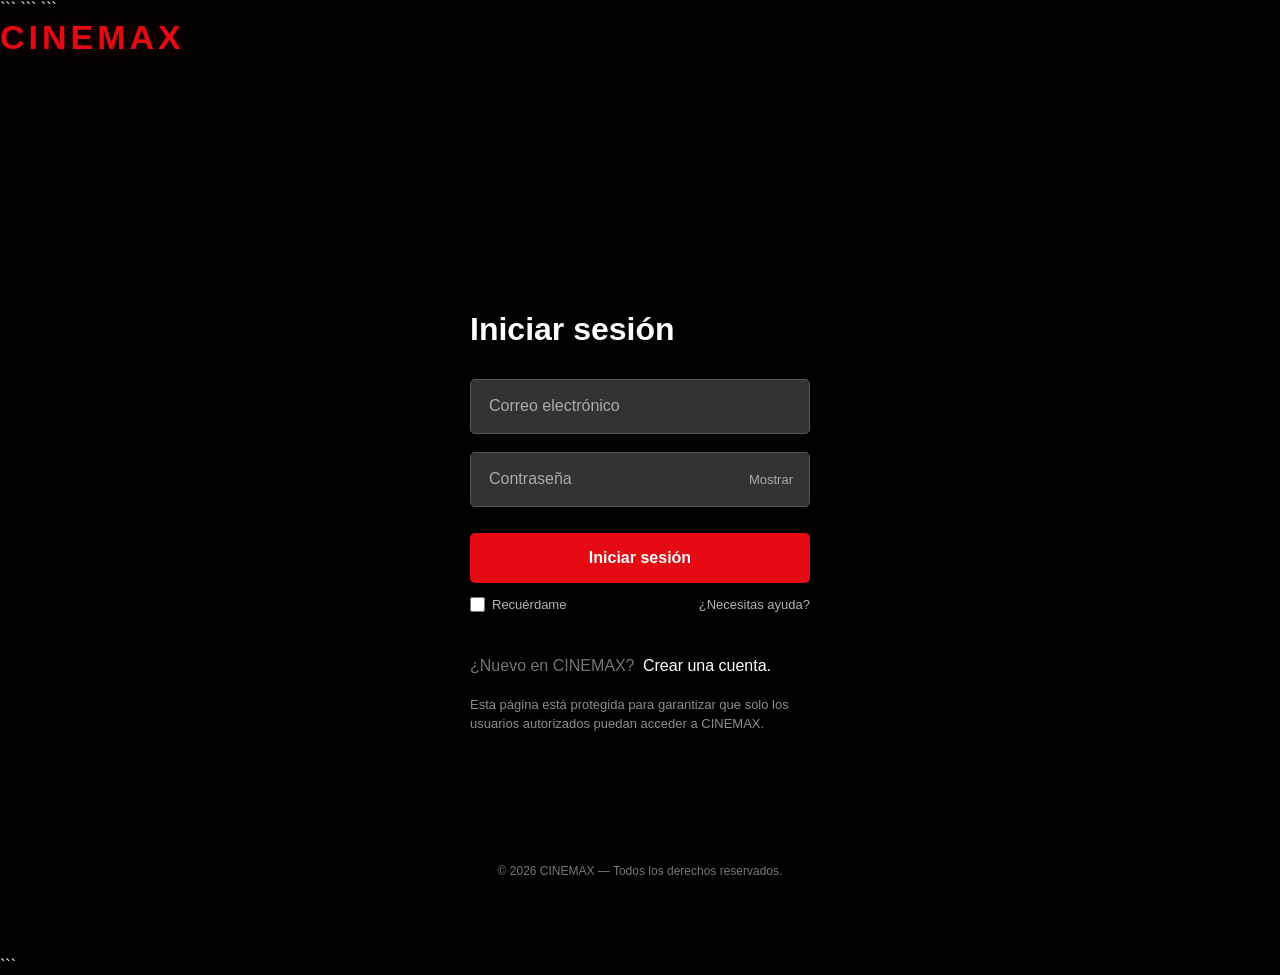
<file: login.html>
<!DOCTYPE html>

<html lang="es">

<head>

```
<meta charset="UTF-8">

<meta
    name="viewport"
    content="width=device-width, initial-scale=1.0"
>

<meta
    name="theme-color"
    content="#000000"
>

<title>CINEMAX — Iniciar sesión</title>

<link
    rel="stylesheet"
    href="login.css"
>
```

</head>

<body>

```
<!-- =====================================================
     FONDO DEL LOGIN
====================================================== -->

<div class="background"></div>


<!-- =====================================================
     HEADER
====================================================== -->

<header class="header">

    <div class="logo">
        CINEMAX
    </div>

</header>


<!-- =====================================================
     LOGIN
====================================================== -->

<main class="login-page">

    <section class="login-box">


        <h1>
            Iniciar sesión
        </h1>


        <div
            id="errorMessage"
            class="error-message"
        ></div>


        <form id="loginForm">


            <div class="input-group">

                <input
                    type="email"
                    id="email"
                    placeholder="Correo electrónico"
                    autocomplete="email"
                    required
                >

            </div>


            <div class="input-group password-group">

                <input
                    type="password"
                    id="password"
                    placeholder="Contraseña"
                    autocomplete="current-password"
                    required
                >

                <button
                    type="button"
                    id="showPassword"
                    class="show-password"
                >
                    Mostrar
                </button>

            </div>


            <button
                type="submit"
                class="login-button"
                id="loginButton"
            >
                Iniciar sesión
            </button>


        </form>


        <div class="login-options">

            <label class="remember">

                <input
                    type="checkbox"
                    id="remember"
                >

                <span>
                    Recuérdame
                </span>

            </label>


            <a
                href="#"
                id="helpLink"
            >
                ¿Necesitas ayuda?
            </a>

        </div>


        <div class="signup">

            <span>
                ¿Nuevo en CINEMAX?
            </span>

            <a
                href="registro.html"
                id="signupLink"
            >
                Crear una cuenta.
            </a>

        </div>


        <p class="security-text">

            Esta página está protegida para garantizar
            que solo los usuarios autorizados puedan
            acceder a CINEMAX.

        </p>


    </section>

</main>


<footer>

    © 2026 CINEMAX — Todos los derechos reservados.

</footer>


<!-- =====================================================
     ANIMACIÓN POST LOGIN
====================================================== -->

<div
    class="welcome-screen"
    id="welcomeScreen"
>

    <div class="welcome-background"></div>

    <div class="welcome-glow"></div>

    <div class="welcome-light"></div>


    <div class="welcome-content">

        <div class="welcome-logo">

            CINEMAX

        </div>


        <div class="welcome-line"></div>


        <div class="welcome-text">

            BIENVENIDO

        </div>


        <div class="welcome-subtitle">

            PREPARANDO TU EXPERIENCIA

        </div>

    </div>


    <div class="welcome-progress">

        <div class="welcome-progress-bar"></div>

    </div>

</div>


<!-- =====================================================
     JAVASCRIPT
====================================================== -->

<script>


    /* =====================================================
       STORAGE
    ====================================================== */

    /*
     * ESTA ES LA SESIÓN OFICIAL DEL USUARIO ACTUAL.
     *
     * El servidor genera un session_id NUEVO en cada
     * inicio de sesión.
     *
     * session-monitor.js utiliza esta misma clave.
     */

    const CURRENT_USER_KEY =
        "cinemax_current_user";


    const SESSION_KEY =
        "cinemax_session_id";


    /* =====================================================
       RUTAS
    ====================================================== */

    const CATALOG_URL =
        "./Cinema-main/index.html";


    const ADMIN_URL =
        "./admin2.html";


    /* =====================================================
       ELEMENTOS
    ====================================================== */

    const loginForm =
        document.getElementById(
            "loginForm"
        );


    const emailInput =
        document.getElementById(
            "email"
        );


    const passwordInput =
        document.getElementById(
            "password"
        );


    const loginButton =
        document.getElementById(
            "loginButton"
        );


    const errorMessage =
        document.getElementById(
            "errorMessage"
        );


    const showPassword =
        document.getElementById(
            "showPassword"
        );


    const welcomeScreen =
        document.getElementById(
            "welcomeScreen"
        );


    /* =====================================================
       MOSTRAR / OCULTAR CONTRASEÑA
    ====================================================== */

    showPassword.addEventListener(
        "click",
        function () {

            if (
                passwordInput.type ===
                "password"
            ) {

                passwordInput.type =
                    "text";


                showPassword.textContent =
                    "Ocultar";

            } else {

                passwordInput.type =
                    "password";


                showPassword.textContent =
                    "Mostrar";

            }

        }
    );


    /* =====================================================
       MOSTRAR ERROR
    ====================================================== */

    function showError(
        message
    ) {

        errorMessage.textContent =
            message;


        errorMessage.classList.add(
            "show"
        );

    }


    /* =====================================================
       OCULTAR ERROR
    ====================================================== */

    function hideError() {

        errorMessage.textContent =
            "";


        errorMessage.classList.remove(
            "show"
        );

    }


    /* =====================================================
       GUARDAR USUARIO
    ====================================================== */

    function saveCurrentUser(
        user
    ) {

        try {

            const sessionUser = {

                id:
                    user.id,

                username:
                    user.username,

                email:
                    user.email,

                role:
                    user.role ||
                    "user"

            };


            localStorage.setItem(
                CURRENT_USER_KEY,
                JSON.stringify(
                    sessionUser
                )
            );


        } catch (error) {

            console.error(
                "Error guardando usuario:",
                error
            );

        }

    }


function saveSessionId(
    sessionId
) {

    if (!sessionId) {

        return;

    }


    const value =
        String(
            sessionId
        ).trim();


    if (!value) {

        return;

    }


    try {

        /*
         * =================================================
         * SESIÓN PRINCIPAL
         * =================================================
         *
         * La utiliza el sistema general de CINEMAX.
         */

        localStorage.setItem(
            SESSION_KEY,
            value
        );


        /*
         * =================================================
         * SESIÓN ADMINISTRATIVA
         * =================================================
         *
         * Admin2 utiliza esta clave.
         *
         * Guardamos exactamente EL MISMO session_id
         * generado por el servidor.
         */

        localStorage.setItem(
            "cinemax_admin_session_id",
            value
        );


        /*
         * Compatibilidad adicional con sistemas
         * anteriores que utilizaban cinemax_token.
         */

        localStorage.setItem(
            "cinemax_token",
            value
        );


        console.log(
            "🔐 CINEMAX: session_id guardado:",
            value
        );


        console.log(
            "🔐 CINEMAX: sesión Admin2 sincronizada."
        );


    } catch (error) {

        console.error(
            "Error guardando session ID:",
            error
        );

    }

}

function clearSession() {

    try {

        localStorage.removeItem(
            CURRENT_USER_KEY
        );


        localStorage.removeItem(
            SESSION_KEY
        );


        localStorage.removeItem(
            "cinemax_admin_session_id"
        );


        localStorage.removeItem(
            "cinemax_token"
        );


        console.log(
            "🧹 CINEMAX: sesión limpiada correctamente."
        );


    } catch (error) {

        console.error(
            "Error limpiando sesión:",
            error
        );

    }

}


    /* =====================================================
       OBTENER SESSION ID
    ====================================================== */

    function getSavedSessionId() {

        try {

            return (
                localStorage.getItem(
                    SESSION_KEY
                )
                ||
                null
            );

        } catch (error) {

            console.error(
                "Error obteniendo sesión:",
                error
            );


            return null;

        }

    }


    /* =====================================================
       FETCH CON TIMEOUT
    ====================================================== */

    async function fetchWithTimeout(
        url,
        options = {},
        timeout = 10000
    ) {

        const controller =
            new AbortController();


        const timeoutId =
            setTimeout(
                function () {

                    controller.abort();

                },
                timeout
            );


        try {

            const response =
                await fetch(
                    url,
                    {
                        ...options,
                        signal:
                            controller.signal
                    }
                );


            return response;


        } finally {

            clearTimeout(
                timeoutId
            );

        }

    }


    /* =====================================================
       AUTENTICACIÓN
    ====================================================== */

    async function authenticate(
        email,
        password
    ) {

        /*
         * IMPORTANTE:
         *
         * Ya NO existe un login administrativo local.
         *
         * TODOS los usuarios pasan por:
         *
         *     /api/users/login
         *
         * incluyendo:
         *
         *     admin@cinemax.com
         *
         * De esta manera el servidor crea una sesión real
         * y la registra en sessions.json.
         */

        try {

            console.log(
                "🔐 CINEMAX: iniciando autenticación para:",
                email
            );


            const response =
                await fetchWithTimeout(
                    "/api/users/login",
                    {

                        method:
                            "POST",

                        headers: {

                            "Content-Type":
                                "application/json",

                            "Cache-Control":
                                "no-cache"

                        },

                        body:
                            JSON.stringify(
                                {

                                    email:
                                        email,

                                    password:
                                        password

                                }
                            )

                    },
                    10000
                );


            let result = null;


            try {

                result =
                    await response.json();

            } catch (jsonError) {

                console.error(
                    "Respuesta JSON inválida:",
                    jsonError
                );

            }


            /* =================================================
               ERROR DEL SERVIDOR
            ================================================== */

            if (!response.ok) {

                console.error(
                    "Login rechazado:",
                    response.status,
                    result
                );


                return {

                    loginError:
                        result &&
                        result.error
                            ? result.error
                            : "LOGIN_FAILED"

                };

            }


            /* =================================================
               LOGIN CORRECTO
            ================================================== */

            if (
                result &&
                result.success &&
                result.user
            ) {

                const sessionId =
                    result.session_id
                    ||
                    result.sessionId
                    ||
                    result.token
                    ||
                    null;


                if (!sessionId) {

                    console.error(
                        "El servidor no devolvió session_id."
                    );


                    throw new Error(
                        "SESSION_ID_MISSING"
                    );

                }


                console.log(
                    "✅ CINEMAX: sesión creada:",
                    sessionId
                );


                console.log(
                    "👤 CINEMAX: usuario:",
                    result.user
                );


                return {

                    id:
                        result.user.id,

                    username:
                        result.user.username,

                    email:
                        result.user.email,

                    role:
                        result.user.role ||
                        "user",

                    session_id:
                        sessionId

                };

            }


            return null;


        } catch (error) {

            console.error(
                "Error conectando con el servidor:",
                error
            );


            if (
                error.name ===
                "AbortError"
            ) {

                throw new Error(
                    "SERVER_TIMEOUT"
                );

            }


            if (
                error.message ===
                "SESSION_ID_MISSING"
            ) {

                throw error;

            }


            throw new Error(
                "SERVER_CONNECTION_ERROR"
            );

        }

    }


    /* =====================================================
       COMPROBAR SESIÓN EXISTENTE
    ====================================================== */

    async function checkExistingSession() {

        const sessionId =
            getSavedSessionId();


        if (!sessionId) {

            return false;

        }


        try {

            const response =
                await fetchWithTimeout(

                    "/api/users/session/" +
                    encodeURIComponent(
                        sessionId
                    ),

                    {

                        method:
                            "GET",

                        headers: {

                            "X-Session-ID":
                                sessionId,

                            "Authorization":
                                "Bearer " +
                                sessionId,

                            "Cache-Control":
                                "no-cache"

                        },

                        credentials:
                            "include",

                        cache:
                            "no-store"

                    },

                    7000

                );


            let result =
                null;


            try {

                result =
                    await response.json();

            } catch (error) {

                result =
                    null;

            }


            /* =================================================
               SESIÓN VÁLIDA
            ================================================== */

            if (
                response.ok &&
                result &&
                result.success &&
                result.active &&
                result.user
            ) {

                saveCurrentUser(
                    result.user
                );


                saveSessionId(
                    sessionId
                );


                console.log(
                    "🔐 CINEMAX: sesión existente válida:",
                    sessionId
                );


                return true;

            }


            /* =================================================
               SESIÓN NO VÁLIDA
            ================================================== */

            console.warn(
                "🔌 CINEMAX: sesión guardada inválida."
            );


            clearSession();


            return false;


        } catch (error) {

            console.error(
                "No se pudo comprobar la sesión:",
                error
            );


            /*
             * Si el servidor está apagado o existe
             * un problema temporal de red,
             * NO eliminamos la sesión.
             */

            return false;

        }

    }


    /* =====================================================
       IR AL DESTINO CORRESPONDIENTE
    ====================================================== */

    function goToDestination(
        user
    ) {

        saveCurrentUser(
            user
        );


        /*
         * Guardamos SIEMPRE el session_id entregado
         * por el servidor.
         */

        if (
            user.session_id
        ) {

            saveSessionId(
                user.session_id
            );

        }


        loginButton.textContent =
            "Entrando...";


        loginButton.disabled =
            true;


        /*
         * Admin → Admin2
         *
         * Usuario normal → Cinema-main
         */

        const destination =
            String(
                user.role || "user"
            ).toLowerCase() ===
            "admin"
                ? ADMIN_URL
                : CATALOG_URL;


        console.log(
            "🚀 CINEMAX: destino:",
            destination
        );


        console.log(
            "🔐 CINEMAX: session_id:",
            user.session_id
        );


        setTimeout(
            function () {

                document.body.classList.add(
                    "login-success"
                );


                welcomeScreen.classList.add(
                    "active"
                );


                setTimeout(
                    function () {

                        welcomeScreen.classList.add(
                            "leaving"
                        );


                        setTimeout(
                            function () {

                                window.location.href =
                                    destination;

                            },
                            700
                        );


                    },
                    3300
                );


            },
            450
        );

    }


    /* =====================================================
       LOGIN
    ====================================================== */

    loginForm.addEventListener(
        "submit",
        async function (event) {

            event.preventDefault();


            hideError();


            const email =
                emailInput.value
                .trim()
                .toLowerCase();


            const password =
                passwordInput.value;


            if (!email) {

                showError(
                    "Introduce tu correo electrónico."
                );


                return;

            }


            if (!password) {

                showError(
                    "Introduce tu contraseña."
                );


                return;

            }


            /* =============================================
               ESTADO
            ============================================== */

            loginButton.textContent =
                "Comprobando...";


            loginButton.disabled =
                true;


            let user = null;


            try {

                user =
                    await authenticate(
                        email,
                        password
                    );


            } catch (error) {

                console.error(
                    "Error durante login:",
                    error
                );


                if (
                    error.message ===
                    "SERVER_TIMEOUT"
                ) {

                    showError(
                        "El servidor tardó demasiado en responder. Comprueba que Python esté iniciado."
                    );


                } else if (
                    error.message ===
                    "SESSION_ID_MISSING"
                ) {

                    showError(
                        "CINEMAX no recibió la sesión del servidor."
                    );


                } else {

                    showError(
                        "No se pudo conectar con CINEMAX. Asegúrate de que el servidor Python esté iniciado."
                    );

                }


                loginButton.textContent =
                    "Iniciar sesión";


                loginButton.disabled =
                    false;


                return;

            }


            /* =============================================
               ERROR DEVUELTO POR EL SERVIDOR
            ============================================== */

            if (
                user &&
                user.loginError
            ) {

                showError(
                    user.loginError
                );


                passwordInput.value =
                    "";


                loginButton.textContent =
                    "Iniciar sesión";


                loginButton.disabled =
                    false;


                return;

            }


            /* =============================================
               USUARIO CORRECTO
            ============================================== */

            if (user) {

                goToDestination(
                    user
                );


                return;

            }


            /* =============================================
               LOGIN INCORRECTO
            ============================================== */

            showError(
                "Correo electrónico o contraseña incorrectos."
            );


            passwordInput.value =
                "";


            loginButton.textContent =
                "Iniciar sesión";


            loginButton.disabled =
                false;

        }
    );


    /* =====================================================
       QUITAR ERROR
    ====================================================== */

    emailInput.addEventListener(
        "input",
        function () {

            hideError();

        }
    );


    passwordInput.addEventListener(
        "input",
        function () {

            hideError();

        }
    );


    /* =====================================================
       AYUDA
    ====================================================== */

    const helpLink =
        document.getElementById(
            "helpLink"
        );


    helpLink.addEventListener(
        "click",
        function (event) {

            event.preventDefault();


            showError(
                "Si tienes problemas para entrar, comprueba tu correo, contraseña y que el servidor CINEMAX esté iniciado."
            );

        }
    );


    /* =====================================================
       COMPROBACIÓN INICIAL
    ====================================================== */

    document.addEventListener(
        "DOMContentLoaded",
        async function () {

            try {

                /*
                 * Comprobamos la sesión guardada,
                 * pero NO entramos automáticamente.
                 *
                 * El usuario debe presionar
                 * "Iniciar sesión".
                 */

                await checkExistingSession();


            } catch (error) {

                console.error(
                    "Error en comprobación inicial:",
                    error
                );

            }

        }
    );


</script>
```

</body>

</html>
</file>
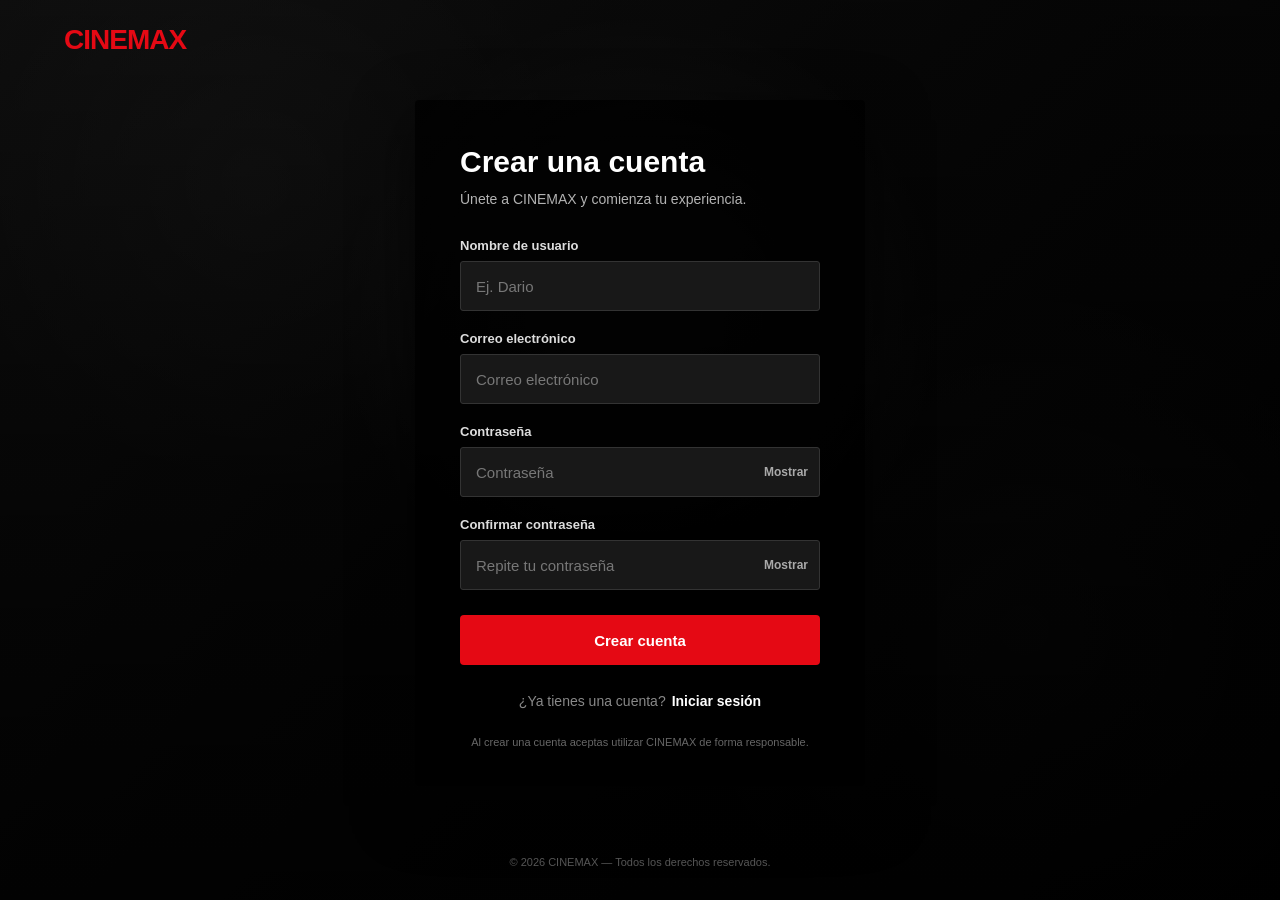
<file: registro.html>
<!DOCTYPE html>
<html lang="es">

<head>

    <meta charset="UTF-8">

    <meta
        name="viewport"
        content="width=device-width, initial-scale=1.0"
    >

    <meta
        name="theme-color"
        content="#000000"
    >

    <title>CINEMAX — Crear cuenta</title>

    <link
        rel="stylesheet"
        href="registro.css"
    >

</head>


<body>


    <!-- =====================================================
         FONDO
    ====================================================== -->

    <div class="background"></div>

    <div class="background-overlay"></div>


    <!-- =====================================================
         HEADER
    ====================================================== -->

    <header class="header">

        <a
            href="login.html"
            class="logo"
        >
            CINEMAX
        </a>

    </header>


    <!-- =====================================================
         REGISTRO
    ====================================================== -->

    <main class="register-page">

        <section class="register-box">


            <div class="register-header">

                <h1>
                    Crear una cuenta
                </h1>

                <p>
                    Únete a CINEMAX y comienza tu experiencia.
                </p>

            </div>


            <!-- =================================================
                 MENSAJE DE ERROR / ÉXITO
            ================================================== -->

            <div
                id="message"
                class="message"
            ></div>


            <!-- =================================================
                 FORMULARIO
            ================================================== -->

            <form
                id="registerForm"
                autocomplete="off"
            >


                <!-- USUARIO -->

                <div class="input-group">

                    <label for="username">
                        Nombre de usuario
                    </label>

                    <input
                        type="text"
                        id="username"
                        name="username"
                        placeholder="Ej. Dario"
                        minlength="3"
                        maxlength="20"
                        required
                    >

                </div>


                <!-- CORREO -->

                <div class="input-group">

                    <label for="email">
                        Correo electrónico
                    </label>

                    <input
                        type="email"
                        id="email"
                        name="email"
                        placeholder="Correo electrónico"
                        required
                    >

                </div>


                <!-- CONTRASEÑA -->

                <div class="input-group password-group">

                    <label for="password">
                        Contraseña
                    </label>

                    <div class="password-wrapper">

                        <input
                            type="password"
                            id="password"
                            name="password"
                            placeholder="Contraseña"
                            minlength="6"
                            required
                        >

                        <button
                            type="button"
                            id="showPassword"
                            class="show-password"
                        >
                            Mostrar
                        </button>

                    </div>

                </div>


                <!-- CONFIRMAR CONTRASEÑA -->

                <div class="input-group password-group">

                    <label for="confirmPassword">
                        Confirmar contraseña
                    </label>

                    <div class="password-wrapper">

                        <input
                            type="password"
                            id="confirmPassword"
                            name="confirmPassword"
                            placeholder="Repite tu contraseña"
                            minlength="6"
                            required
                        >

                        <button
                            type="button"
                            id="showConfirmPassword"
                            class="show-password"
                        >
                            Mostrar
                        </button>

                    </div>

                </div>


                <!-- BOTÓN -->

                <button
                    type="submit"
                    class="register-button"
                    id="registerButton"
                >
                    Crear cuenta
                </button>


            </form>


            <!-- =================================================
                 LOGIN
            ================================================== -->

            <div class="login-link">

                <span>
                    ¿Ya tienes una cuenta?
                </span>

                <a href="login.html">
                    Iniciar sesión
                </a>

            </div>


            <!-- =================================================
                 SEGURIDAD
            ================================================== -->

            <p class="security-text">

                Al crear una cuenta aceptas utilizar CINEMAX
                de forma responsable.

            </p>


        </section>

    </main>


    <!-- =====================================================
         FOOTER
    ====================================================== -->

    <footer>

        © 2026 CINEMAX — Todos los derechos reservados.

    </footer>


    <!-- =====================================================
         JAVASCRIPT
    ====================================================== -->

    <script>


        /* =====================================================
           ELEMENTOS
        ====================================================== */

        const registerForm =
            document.getElementById(
                "registerForm"
            );


        const usernameInput =
            document.getElementById(
                "username"
            );


        const emailInput =
            document.getElementById(
                "email"
            );


        const passwordInput =
            document.getElementById(
                "password"
            );


        const confirmPasswordInput =
            document.getElementById(
                "confirmPassword"
            );


        const registerButton =
            document.getElementById(
                "registerButton"
            );


        const message =
            document.getElementById(
                "message"
            );


        const showPassword =
            document.getElementById(
                "showPassword"
            );


        const showConfirmPassword =
            document.getElementById(
                "showConfirmPassword"
            );


        /* =====================================================
           MOSTRAR / OCULTAR CONTRASEÑA
        ====================================================== */

        showPassword.addEventListener(
            "click",
            function () {

                if (
                    passwordInput.type ===
                    "password"
                ) {

                    passwordInput.type =
                        "text";

                    showPassword.textContent =
                        "Ocultar";

                } else {

                    passwordInput.type =
                        "password";

                    showPassword.textContent =
                        "Mostrar";

                }

            }
        );


        showConfirmPassword.addEventListener(
            "click",
            function () {

                if (
                    confirmPasswordInput.type ===
                    "password"
                ) {

                    confirmPasswordInput.type =
                        "text";

                    showConfirmPassword.textContent =
                        "Ocultar";

                } else {

                    confirmPasswordInput.type =
                        "password";

                    showConfirmPassword.textContent =
                        "Mostrar";

                }

            }
        );


        /* =====================================================
           MENSAJES
        ====================================================== */

        function showMessage(
            text,
            type
        ) {

            message.textContent =
                text;

            message.className =
                "message show " + type;

        }


        function clearMessage() {

            message.textContent =
                "";

            message.className =
                "message";

        }


        /* =====================================================
           REGISTRO
           
           AHORA:
           registro.html
                ↓
           POST /api/users/register
                ↓
           server.py
                ↓
           users.json
        ====================================================== */

        registerForm.addEventListener(
            "submit",
            async function (event) {

                event.preventDefault();

                clearMessage();


                /* =============================================
                   DATOS
                ============================================= */

                const username =
                    usernameInput.value
                    .trim();


                const email =
                    emailInput.value
                    .trim()
                    .toLowerCase();


                const password =
                    passwordInput.value;


                const confirmPassword =
                    confirmPasswordInput.value;


                /* =============================================
                   VALIDAR USUARIO
                ============================================= */

                if (
                    username.length < 3
                ) {

                    showMessage(
                        "El nombre de usuario debe tener al menos 3 caracteres.",
                        "error"
                    );

                    return;

                }


                /* =============================================
                   VALIDAR CONTRASEÑA
                ============================================= */

                if (
                    password.length < 6
                ) {

                    showMessage(
                        "La contraseña debe tener al menos 6 caracteres.",
                        "error"
                    );

                    return;

                }


                /* =============================================
                   CONFIRMAR CONTRASEÑA
                ============================================= */

                if (
                    password !==
                    confirmPassword
                ) {

                    showMessage(
                        "Las contraseñas no coinciden.",
                        "error"
                    );

                    return;

                }


                /* =============================================
                   BLOQUEAR BOTÓN
                ============================================= */

                registerButton.disabled =
                    true;

                registerButton.textContent =
                    "Creando cuenta...";


                /* =============================================
                   ENVIAR AL SERVIDOR
                ============================================= */

                try {

                    const response =
                        await fetch(
                            "/api/users/register",
                            {
                                method:
                                    "POST",

                                headers: {
                                    "Content-Type":
                                        "application/json"
                                },

                                body:
                                    JSON.stringify(
                                        {
                                            username:
                                                username,

                                            email:
                                                email,

                                            password:
                                                password
                                        }
                                    )
                            }
                        );


                    const result =
                        await response.json();


                    /* =========================================
                       ERROR DEL SERVIDOR
                    ========================================= */

                    if (!response.ok) {

                        showMessage(
                            result.error ||
                            "No se pudo crear la cuenta.",
                            "error"
                        );

                        registerButton.disabled =
                            false;

                        registerButton.textContent =
                            "Crear cuenta";

                        return;

                    }


                    /* =========================================
                       ÉXITO
                    ========================================= */

                    showMessage(
                        "Cuenta creada correctamente. Redirigiendo...",
                        "success"
                    );


                    registerButton.textContent =
                        "Cuenta creada";


                    /* =========================================
                       VOLVER AL LOGIN
                    ========================================= */

                    setTimeout(
                        function () {

                            window.location.href =
                                "login.html";

                        },
                        1800
                    );


                } catch (error) {

                    console.error(
                        "Error registrando usuario:",
                        error
                    );


                    showMessage(
                        "No se pudo conectar con el servidor.",
                        "error"
                    );


                    registerButton.disabled =
                        false;

                    registerButton.textContent =
                        "Crear cuenta";

                }

            }
        );


        /* =====================================================
           QUITAR ERROR AL ESCRIBIR
        ====================================================== */

        usernameInput.addEventListener(
            "input",
            clearMessage
        );


        emailInput.addEventListener(
            "input",
            clearMessage
        );


        passwordInput.addEventListener(
            "input",
            clearMessage
        );


        confirmPasswordInput.addEventListener(
            "input",
            clearMessage
        );


    </script>


</body>

</html>
</file>
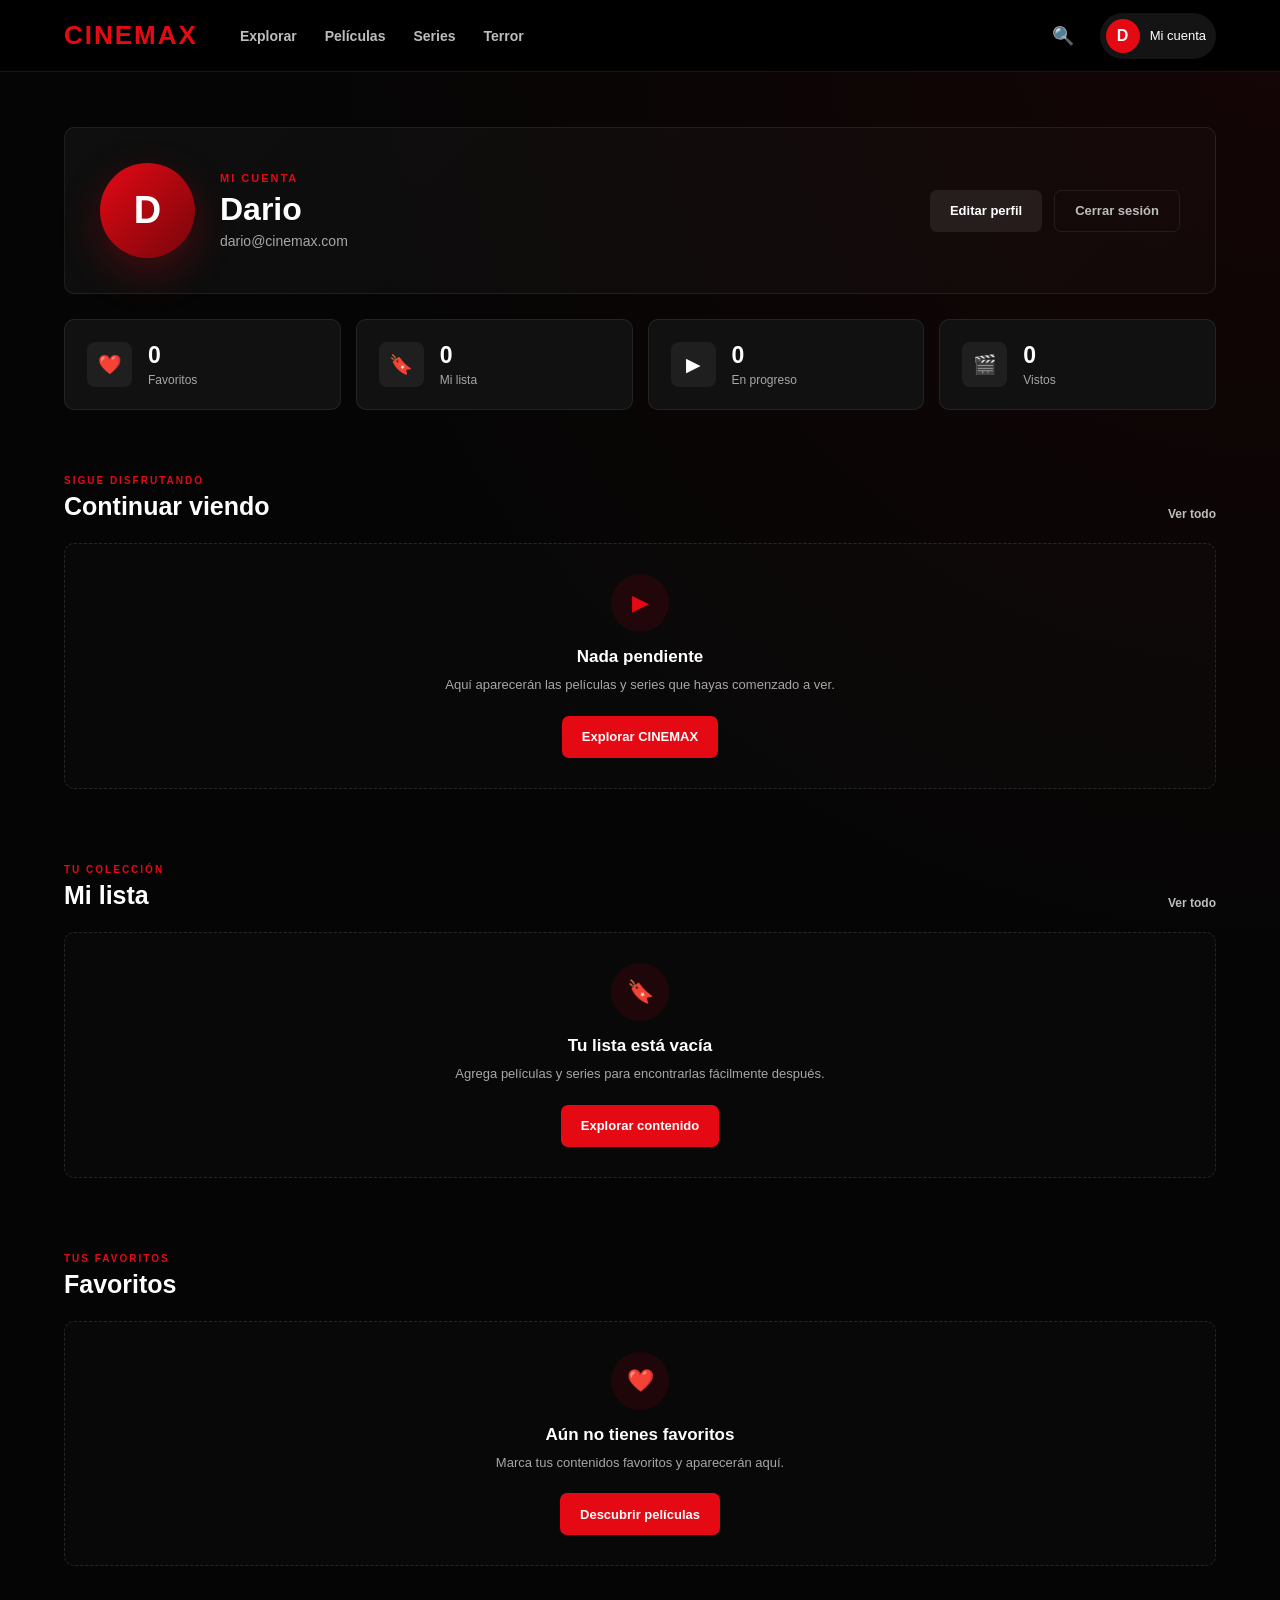
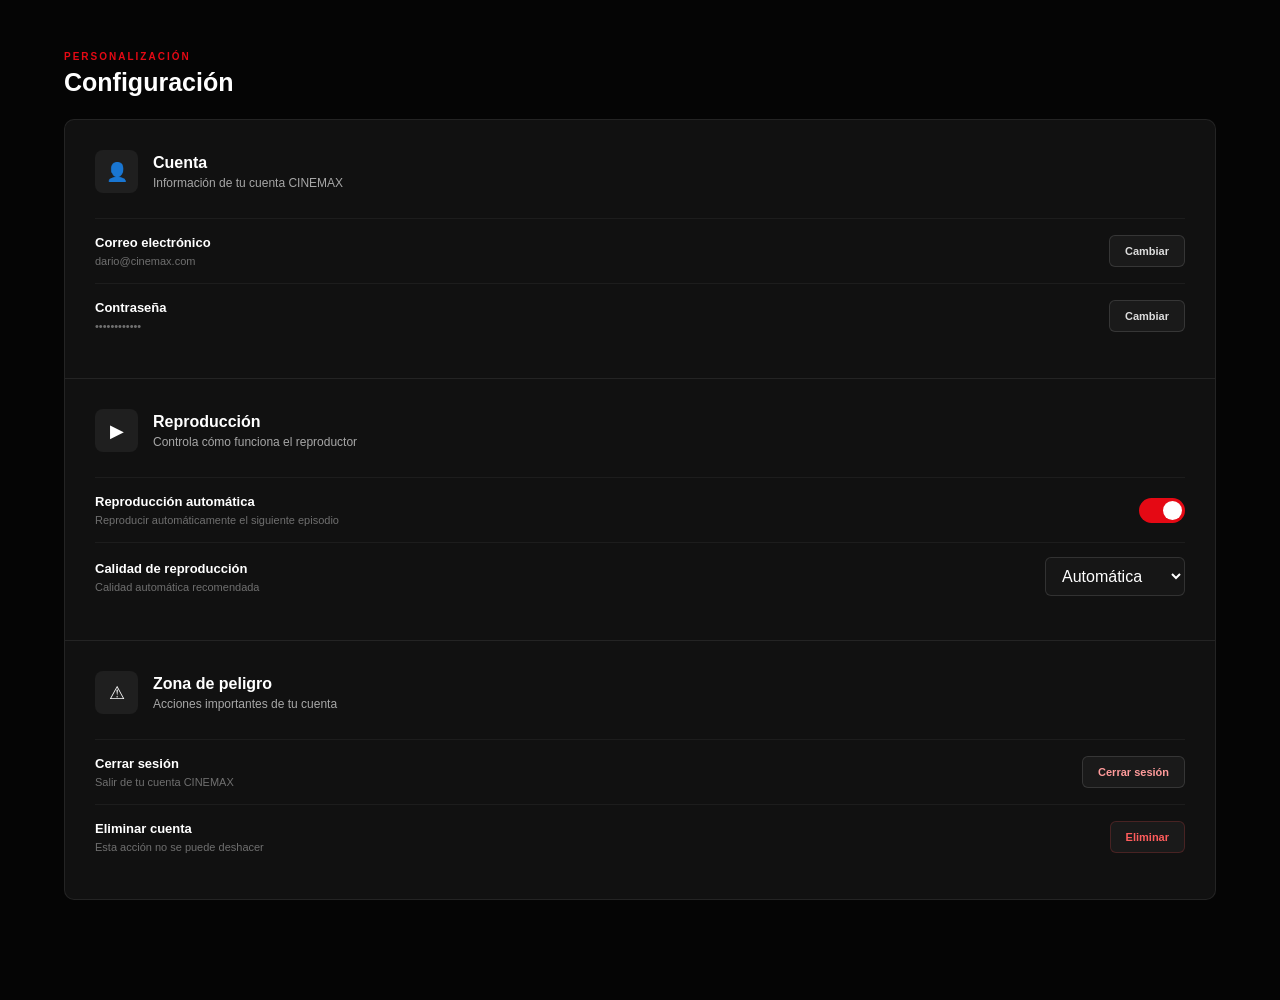
<file: usuario.html>
<!DOCTYPE html>
<html lang="es">

<head>
    <meta charset="UTF-8">

    <meta
        name="viewport"
        content="width=device-width, initial-scale=1.0"
    >

    <meta
        name="theme-color"
        content="#050505"
    >

    <meta
        name="description"
        content="CINEMAX — Panel de usuario"
    >

    <title>CINEMAX — Mi cuenta</title>

    <link
        rel="stylesheet"
        href="usuario.css"
    >
</head>

<body>

    <!-- =====================================================
         NAVBAR
    ====================================================== -->

    <header class="navbar">

        <div class="nav-left">

            <a
                href="index.html"
                class="logo"
            >
                CINEMAX
            </a>

            <nav class="main-nav">

                <a href="index.html">
                    Explorar
                </a>

                <a href="peliculas.html">
                    Películas
                </a>

                <a href="series.html">
                    Series
                </a>

                <a href="terror.html">
                    Terror
                </a>

            </nav>

        </div>


        <div class="nav-right">

            <button
                class="search-button"
                id="searchButton"
                aria-label="Buscar"
            >
                🔍
            </button>

            <a
                href="usuario.html"
                class="profile-button active"
                title="Mi cuenta"
            >
                <span class="profile-avatar">
                    D
                </span>

                <span class="profile-name">
                    Mi cuenta
                </span>
            </a>

        </div>

    </header>


    <!-- =====================================================
         CONTENIDO PRINCIPAL
    ====================================================== -->

    <main class="account-page">


        <!-- =================================================
             CABECERA DEL USUARIO
        ================================================== -->

        <section class="profile-header">

            <div class="profile-info">

                <div
                    class="large-avatar"
                    id="userAvatar"
                >
                    D
                </div>

                <div class="profile-details">

                    <span class="profile-label">
                        MI CUENTA
                    </span>

                    <h1 id="userName">
                        Dario
                    </h1>

                    <p id="userEmail">
                        dario@cinemax.com
                    </p>

                </div>

            </div>


            <div class="profile-actions">

                <button
                    class="btn secondary"
                    id="editProfileButton"
                >
                    Editar perfil
                </button>

                <button
                    class="btn logout"
                    id="logoutButton"
                >
                    Cerrar sesión
                </button>

            </div>

        </section>


        <!-- =================================================
             ESTADÍSTICAS
        ================================================== -->

        <section class="account-stats">

            <div class="stat-card">

                <span class="stat-icon">
                    ❤️
                </span>

                <div>

                    <strong id="favoriteCount">
                        0
                    </strong>

                    <span>
                        Favoritos
                    </span>

                </div>

            </div>


            <div class="stat-card">

                <span class="stat-icon">
                    🔖
                </span>

                <div>

                    <strong id="watchlistCount">
                        0
                    </strong>

                    <span>
                        Mi lista
                    </span>

                </div>

            </div>


            <div class="stat-card">

                <span class="stat-icon">
                    ▶
                </span>

                <div>

                    <strong id="continueCount">
                        0
                    </strong>

                    <span>
                        En progreso
                    </span>

                </div>

            </div>


            <div class="stat-card">

                <span class="stat-icon">
                    🎬
                </span>

                <div>

                    <strong id="historyCount">
                        0
                    </strong>

                    <span>
                        Vistos
                    </span>

                </div>

            </div>

        </section>


        <!-- =================================================
             CONTINUAR VIENDO
        ================================================== -->

        <section class="content-section">

            <div class="section-heading">

                <div>

                    <span class="section-kicker">
                        SIGUE DISFRUTANDO
                    </span>

                    <h2>
                        Continuar viendo
                    </h2>

                </div>

                <button
                    class="section-link"
                    id="viewAllContinue"
                >
                    Ver todo
                </button>

            </div>


            <div
                class="movie-row"
                id="continueWatching"
            >

                <div class="empty-state">

                    <div class="empty-icon">
                        ▶
                    </div>

                    <h3>
                        Nada pendiente
                    </h3>

                    <p>
                        Aquí aparecerán las películas y series
                        que hayas comenzado a ver.
                    </p>

                    <a
                        href="index.html"
                        class="btn primary"
                    >
                        Explorar CINEMAX
                    </a>

                </div>

            </div>

        </section>


        <!-- =================================================
             MI LISTA
        ================================================== -->

        <section class="content-section">

            <div class="section-heading">

                <div>

                    <span class="section-kicker">
                        TU COLECCIÓN
                    </span>

                    <h2>
                        Mi lista
                    </h2>

                </div>

                <button
                    class="section-link"
                    id="viewAllWatchlist"
                >
                    Ver todo
                </button>

            </div>


            <div
                class="movie-row"
                id="watchlist"
            >

                <div class="empty-state">

                    <div class="empty-icon">
                        🔖
                    </div>

                    <h3>
                        Tu lista está vacía
                    </h3>

                    <p>
                        Agrega películas y series para encontrarlas
                        fácilmente después.
                    </p>

                    <a
                        href="index.html"
                        class="btn primary"
                    >
                        Explorar contenido
                    </a>

                </div>

            </div>

        </section>


        <!-- =================================================
             FAVORITOS
        ================================================== -->

        <section class="content-section">

            <div class="section-heading">

                <div>

                    <span class="section-kicker">
                        TUS FAVORITOS
                    </span>

                    <h2>
                        Favoritos
                    </h2>

                </div>

            </div>


            <div
                class="movie-row"
                id="favorites"
            >

                <div class="empty-state">

                    <div class="empty-icon">
                        ❤️
                    </div>

                    <h3>
                        Aún no tienes favoritos
                    </h3>

                    <p>
                        Marca tus contenidos favoritos y aparecerán aquí.
                    </p>

                    <a
                        href="index.html"
                        class="btn primary"
                    >
                        Descubrir películas
                    </a>

                </div>

            </div>

        </section>


        <!-- =================================================
             CONFIGURACIÓN
        ================================================== -->

        <section class="settings-section">

            <div class="section-heading">

                <div>

                    <span class="section-kicker">
                        PERSONALIZACIÓN
                    </span>

                    <h2>
                        Configuración
                    </h2>

                </div>

            </div>


            <div class="settings-card">


                <!-- Cuenta -->

                <div class="settings-group">

                    <div class="settings-title">

                        <div class="settings-icon">
                            👤
                        </div>

                        <div>

                            <h3>
                                Cuenta
                            </h3>

                            <p>
                                Información de tu cuenta CINEMAX
                            </p>

                        </div>

                    </div>


                    <div class="setting-row">

                        <div>

                            <span>
                                Correo electrónico
                            </span>

                            <small id="settingsEmail">
                                dario@cinemax.com
                            </small>

                        </div>

                        <button
                            class="setting-button"
                            id="changeEmailButton"
                        >
                            Cambiar
                        </button>

                    </div>


                    <div class="setting-row">

                        <div>

                            <span>
                                Contraseña
                            </span>

                            <small>
                                ••••••••••••
                            </small>

                        </div>

                        <button
                            class="setting-button"
                            id="changePasswordButton"
                        >
                            Cambiar
                        </button>

                    </div>

                </div>


                <!-- Reproducción -->

                <div class="settings-group">

                    <div class="settings-title">

                        <div class="settings-icon">
                            ▶
                        </div>

                        <div>

                            <h3>
                                Reproducción
                            </h3>

                            <p>
                                Controla cómo funciona el reproductor
                            </p>

                        </div>

                    </div>


                    <div class="setting-row">

                        <div>

                            <span>
                                Reproducción automática
                            </span>

                            <small>
                                Reproducir automáticamente el siguiente episodio
                            </small>

                        </div>

                        <label class="switch">

                            <input
                                type="checkbox"
                                id="autoplayToggle"
                                checked
                            >

                            <span class="slider"></span>

                        </label>

                    </div>


                    <div class="setting-row">

                        <div>

                            <span>
                                Calidad de reproducción
                            </span>

                            <small>
                                Calidad automática recomendada
                            </small>

                        </div>

                        <select id="qualitySelect">

                            <option value="auto">
                                Automática
                            </option>

                            <option value="1080">
                                1080p
                            </option>

                            <option value="720">
                                720p
                            </option>

                            <option value="480">
                                480p
                            </option>

                        </select>

                    </div>

                </div>


                <!-- Sesión -->

                <div class="settings-group danger-group">

                    <div class="settings-title">

                        <div class="settings-icon">
                            ⚠
                        </div>

                        <div>

                            <h3>
                                Zona de peligro
                            </h3>

                            <p>
                                Acciones importantes de tu cuenta
                            </p>

                        </div>

                    </div>


                    <div class="setting-row">

                        <div>

                            <span>
                                Cerrar sesión
                            </span>

                            <small>
                                Salir de tu cuenta CINEMAX
                            </small>

                        </div>

                        <button
                            class="setting-button danger"
                            id="logoutButtonSettings"
                        >
                            Cerrar sesión
                        </button>

                    </div>


                    <div class="setting-row delete-row">

                        <div>

                            <span>
                                Eliminar cuenta
                            </span>

                            <small>
                                Esta acción no se puede deshacer
                            </small>

                        </div>

                        <button
                            class="setting-button delete"
                            id="deleteAccountButton"
                        >
                            Eliminar
                        </button>

                    </div>

                </div>

            </div>

        </section>

    </main>


    <!-- =====================================================
         MODAL EDITAR PERFIL
    ====================================================== -->

    <div
        class="modal"
        id="profileModal"
    >

        <div class="modal-overlay"></div>

        <div class="modal-box">

            <button
                class="modal-close"
                id="closeProfileModal"
            >
                ×
            </button>

            <span class="section-kicker">
                MI PERFIL
            </span>

            <h2>
                Editar perfil
            </h2>

            <p class="modal-description">
                Actualiza la información de tu cuenta.
            </p>


            <form id="profileForm">

                <label>
                    Nombre

                    <input
                        type="text"
                        id="editName"
                        placeholder="Tu nombre"
                        required
                    >

                </label>


                <label>
                    Correo electrónico

                    <input
                        type="email"
                        id="editEmail"
                        placeholder="correo@ejemplo.com"
                        required
                    >

                </label>


                <button
                    type="submit"
                    class="btn primary full-width"
                >
                    Guardar cambios
                </button>

            </form>

        </div>

    </div>


    <!-- =====================================================
         JAVASCRIPT
    ====================================================== -->

    <script>

        document.addEventListener("DOMContentLoaded", () => {

            const profileModal =
                document.getElementById("profileModal");

            const editProfileButton =
                document.getElementById("editProfileButton");

            const closeProfileModal =
                document.getElementById("closeProfileModal");

            const profileForm =
                document.getElementById("profileForm");


            /* ================================================
               ABRIR MODAL
            ================================================= */

            editProfileButton.addEventListener("click", () => {

                const name =
                    document.getElementById("userName").textContent.trim();

                const email =
                    document.getElementById("userEmail").textContent.trim();

                document.getElementById("editName").value = name;

                document.getElementById("editEmail").value = email;

                profileModal.classList.add("show");

            });


            /* ================================================
               CERRAR MODAL
            ================================================= */

            closeProfileModal.addEventListener("click", () => {

                profileModal.classList.remove("show");

            });


            document
                .querySelector(".modal-overlay")
                .addEventListener("click", () => {

                    profileModal.classList.remove("show");

                });


            /* ================================================
               GUARDAR PERFIL
            ================================================= */

            profileForm.addEventListener("submit", (event) => {

                event.preventDefault();

                const name =
                    document.getElementById("editName").value.trim();

                const email =
                    document.getElementById("editEmail").value.trim();


                if (!name || !email) {
                    return;
                }


                document.getElementById("userName").textContent =
                    name;

                document.getElementById("userEmail").textContent =
                    email;

                document.getElementById("settingsEmail").textContent =
                    email;


                document.getElementById("userAvatar").textContent =
                    name.charAt(0).toUpperCase();


                profileModal.classList.remove("show");

            });


            /* ================================================
               CERRAR SESIÓN
            ================================================= */

            function logout() {

                /*
                 * Después conectaremos esto con el sistema
                 * real de autenticación de CINEMAX.
                 */

                window.location.href = "login.html";

            }


            document
                .getElementById("logoutButton")
                .addEventListener("click", logout);


            document
                .getElementById("logoutButtonSettings")
                .addEventListener("click", logout);


            /* ================================================
               CONFIGURACIÓN
            ================================================= */

            const autoplayToggle =
                document.getElementById("autoplayToggle");

            autoplayToggle.addEventListener("change", () => {

                localStorage.setItem(
                    "cinemax_autoplay",
                    autoplayToggle.checked
                );

            });


            const savedAutoplay =
                localStorage.getItem("cinemax_autoplay");

            if (savedAutoplay !== null) {

                autoplayToggle.checked =
                    savedAutoplay === "true";

            }


            const qualitySelect =
                document.getElementById("qualitySelect");

            qualitySelect.addEventListener("change", () => {

                localStorage.setItem(
                    "cinemax_quality",
                    qualitySelect.value
                );

            });


            const savedQuality =
                localStorage.getItem("cinemax_quality");

            if (savedQuality) {

                qualitySelect.value =
                    savedQuality;

            }


            /* ================================================
               ELIMINAR CUENTA
            ================================================= */

            document
                .getElementById("deleteAccountButton")
                .addEventListener("click", () => {

                    const confirmDelete =
                        confirm(
                            "¿Seguro que quieres eliminar tu cuenta CINEMAX?"
                        );

                    if (!confirmDelete) {
                        return;
                    }

                    /*
                     * Aquí conectaremos posteriormente
                     * la eliminación real del usuario.
                     */

                    alert(
                        "La función de eliminación de cuenta se conectará al sistema de usuarios."
                    );

                });

        });

    </script>

</body>

</html>
</file>
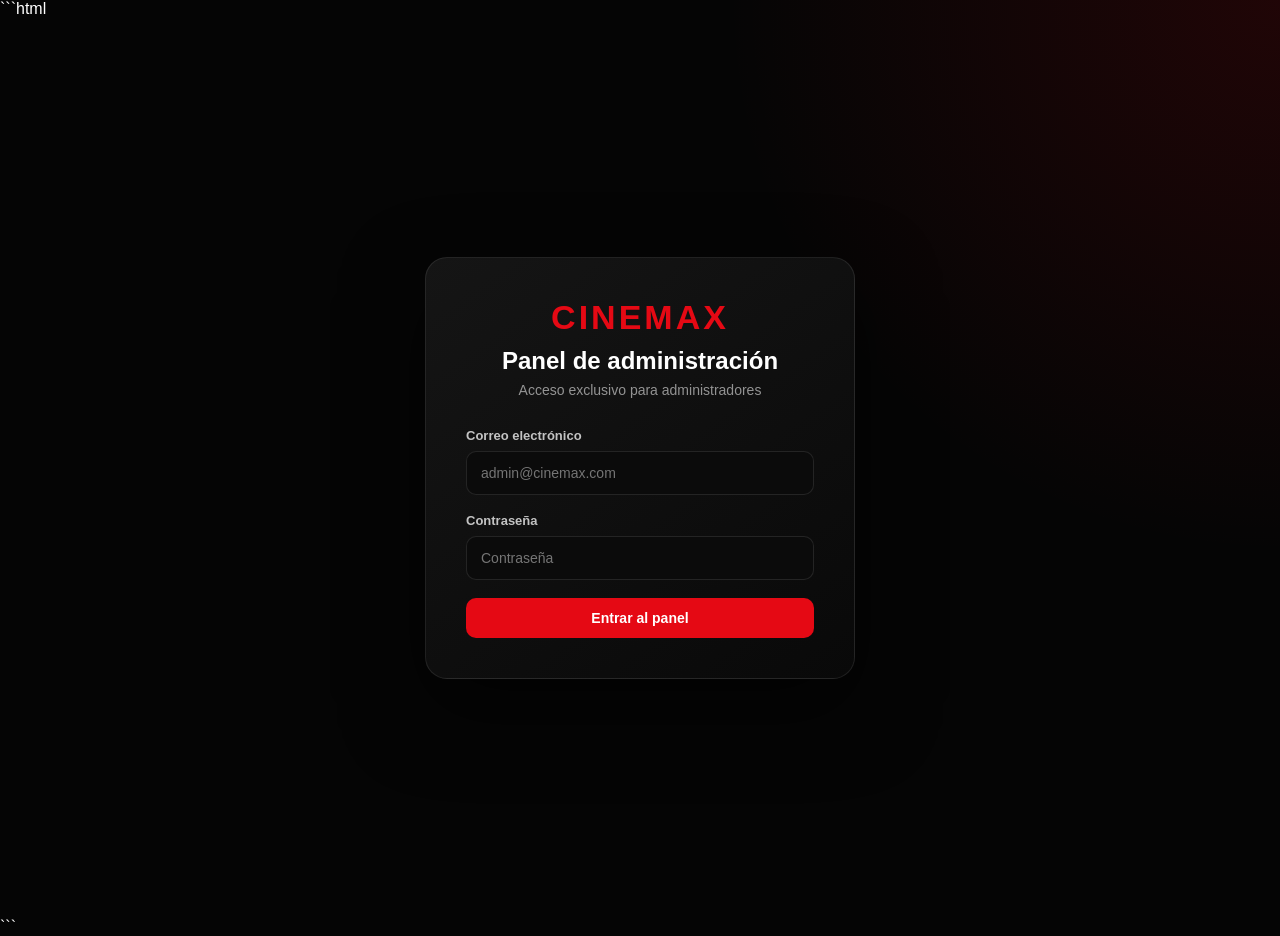
<file: Cinema-main/admin.html>
```html
<!DOCTYPE html>
<html lang="es">

<head>

    <meta charset="UTF-8">

    <meta
        name="viewport"
        content="width=device-width, initial-scale=1.0"
    >

    <meta
        name="theme-color"
        content="#050505"
    >

    <title>CINEMAX — Administración</title>

    <style>

        * {
            box-sizing: border-box;
            margin: 0;
            padding: 0;
        }

        :root {
            --red: #e50914;
            --red-hover: #f20d18;
            --bg: #050505;
            --panel: #111;
            --panel2: #171717;
            --border: rgba(255,255,255,.09);
            --muted: rgba(255,255,255,.55);
        }

        html {
            scroll-behavior: smooth;
        }

        body {
            min-height: 100vh;
            background:
                radial-gradient(
                    circle at top right,
                    rgba(229,9,20,.12),
                    transparent 35%
                ),
                #050505;
            color: #fff;
            font-family:
                Arial,
                Helvetica,
                sans-serif;
        }

        button,
        input,
        select,
        textarea {
            font-family: inherit;
        }

        /* =====================================================
           LOGIN
        ===================================================== */

        .login-screen {
            min-height: 100vh;

            display: flex;
            align-items: center;
            justify-content: center;

            padding: 25px;
        }

        .login-box {
            width: min(430px, 100%);

            padding: 40px;

            background:
                linear-gradient(
                    145deg,
                    #151515,
                    #090909
                );

            border: 1px solid var(--border);

            border-radius: 22px;

            box-shadow:
                0 30px 80px rgba(0,0,0,.6);
        }

        .login-logo {
            text-align: center;

            margin-bottom: 10px;

            color: var(--red);

            font-size: 34px;

            font-weight: 900;

            letter-spacing: 3px;
        }

        .login-title {
            text-align: center;

            margin-bottom: 7px;

            font-size: 24px;
        }

        .login-subtitle {
            text-align: center;

            margin-bottom: 30px;

            color: var(--muted);

            font-size: 14px;
        }

        /* =====================================================
           INPUTS
        ===================================================== */

        .field {
            margin-bottom: 18px;
        }

        .field label {
            display: block;

            margin-bottom: 8px;

            color: rgba(255,255,255,.75);

            font-size: 13px;

            font-weight: 600;
        }

        .field input,
        .field select,
        .field textarea {

            width: 100%;

            padding: 13px 14px;

            border:
                1px solid rgba(255,255,255,.1);

            border-radius: 10px;

            outline: none;

            background: #0b0b0b;

            color: #fff;

            font-size: 14px;

            transition: .2s ease;
        }

        .field textarea {
            min-height: 110px;
            resize: vertical;
        }

        .field input:focus,
        .field select:focus,
        .field textarea:focus {

            border-color: var(--red);

            box-shadow:
                0 0 0 3px rgba(229,9,20,.12);
        }

        /* =====================================================
           BUTTONS
        ===================================================== */

        .btn {

            border: 0;

            border-radius: 10px;

            padding: 12px 18px;

            cursor: pointer;

            font-size: 14px;

            font-weight: 700;

            transition:
                transform .2s ease,
                opacity .2s ease,
                background .2s ease;
        }

        .btn:hover {
            transform: translateY(-1px);
        }

        .btn-primary {

            background: var(--red);

            color: #fff;
        }

        .btn-primary:hover {
            background: var(--red-hover);
        }

        .btn-secondary {

            background:
                rgba(255,255,255,.08);

            color: #fff;
        }

        .btn-secondary:hover {

            background:
                rgba(255,255,255,.13);
        }

        .btn-danger {

            background:
                rgba(229,9,20,.12);

            color: #ff5b63;

            border:
                1px solid rgba(229,9,20,.25);
        }

        .btn-danger:hover {

            background: var(--red);

            color: #fff;
        }

        .btn-small {

            padding: 8px 11px;

            font-size: 12px;
        }

        /* =====================================================
           LOGIN ERROR
        ===================================================== */

        .login-error {

            display: none;

            margin-top: 15px;

            padding: 12px;

            border-radius: 9px;

            background:
                rgba(229,9,20,.1);

            border:
                1px solid rgba(229,9,20,.25);

            color: #ff7077;

            font-size: 13px;

            text-align: center;
        }

        .login-error.show {
            display: block;
        }

        /* =====================================================
           ADMIN
        ===================================================== */

        .admin-app {
            display: none;
            min-height: 100vh;
        }

        .admin-app.active {
            display: block;
        }

        /* =====================================================
           NAVBAR
        ===================================================== */

        .admin-navbar {

            position: sticky;

            top: 0;

            z-index: 100;

            height: 70px;

            display: flex;

            align-items: center;

            justify-content: space-between;

            gap: 20px;

            padding: 0 30px;

            background:
                rgba(5,5,5,.94);

            backdrop-filter: blur(15px);

            border-bottom:
                1px solid var(--border);
        }

        .admin-logo {

            color: var(--red);

            font-size: 24px;

            font-weight: 900;

            letter-spacing: 2px;
        }

        .admin-logo span {

            color: #fff;

            font-size: 12px;

            margin-left: 8px;

            letter-spacing: 1px;

            opacity: .55;
        }

        .admin-nav-right {

            display: flex;

            align-items: center;

            gap: 10px;
        }

        /* =====================================================
           LAYOUT
        ===================================================== */

        .admin-container {

            width: min(1450px, 100%);

            margin: auto;

            padding: 35px 25px 60px;
        }

        .dashboard-header {

            display: flex;

            justify-content: space-between;

            align-items: flex-end;

            gap: 20px;

            margin-bottom: 30px;
        }

        .dashboard-header h1 {

            font-size:
                clamp(28px, 5vw, 42px);

            margin-bottom: 7px;
        }

        .dashboard-header p {

            color: var(--muted);

            font-size: 14px;
        }

        /* =====================================================
           STATS
        ===================================================== */

        .stats-grid {

            display: grid;

            grid-template-columns:
                repeat(4, 1fr);

            gap: 15px;

            margin-bottom: 35px;
        }

        .stat-card {

            padding: 22px;

            background:
                linear-gradient(
                    145deg,
                    #151515,
                    #0c0c0c
                );

            border:
                1px solid var(--border);

            border-radius: 15px;
        }

        .stat-label {

            color: var(--muted);

            font-size: 12px;

            text-transform: uppercase;

            letter-spacing: .08em;

            margin-bottom: 10px;
        }

        .stat-number {

            font-size: 32px;

            font-weight: 800;
        }

        /* =====================================================
           TOOLBAR
        ===================================================== */

        .toolbar {

            display: flex;

            justify-content: space-between;

            align-items: center;

            gap: 15px;

            flex-wrap: wrap;

            margin-bottom: 20px;
        }

        .toolbar-left {

            display: flex;

            align-items: center;

            gap: 8px;

            flex-wrap: wrap;
        }

        .category-button {

            padding: 10px 15px;

            border:
                1px solid var(--border);

            border-radius: 999px;

            background:
                rgba(255,255,255,.05);

            color: #fff;

            cursor: pointer;

            transition: .2s ease;
        }

        .category-button:hover {

            background:
                rgba(255,255,255,.1);
        }

        .category-button.active {

            background: var(--red);

            border-color: var(--red);
        }

        .search-box {

            width: min(330px, 100%);
        }

        .search-box input {

            width: 100%;

            padding: 12px 14px;

            background: #111;

            border:
                1px solid var(--border);

            border-radius: 10px;

            color: #fff;

            outline: none;
        }

        /* =====================================================
           PANEL
        ===================================================== */

        .content-panel {

            background:
                linear-gradient(
                    145deg,
                    #111,
                    #090909
                );

            border:
                1px solid var(--border);

            border-radius: 18px;

            overflow: hidden;
        }

        .content-panel-header {

            display: flex;

            justify-content: space-between;

            align-items: center;

            gap: 15px;

            padding: 20px;

            border-bottom:
                1px solid var(--border);
        }

        .content-panel-header h2 {
            font-size: 20px;
        }

        .content-panel-header span {

            color: var(--muted);

            font-size: 13px;
        }

        /* =====================================================
           TABLE
        ===================================================== */

        .table-wrapper {
            overflow-x: auto;
        }

        table {

            width: 100%;

            border-collapse: collapse;

            min-width: 850px;
        }

        th {

            padding: 14px 16px;

            text-align: left;

            color: rgba(255,255,255,.45);

            font-size: 11px;

            text-transform: uppercase;

            letter-spacing: .08em;

            background: #0b0b0b;
        }

        td {

            padding: 14px 16px;

            border-top:
                1px solid rgba(255,255,255,.05);

            vertical-align: middle;

            font-size: 13px;
        }

        tr:hover td {

            background:
                rgba(255,255,255,.025);
        }

        .content-preview {

            width: 55px;

            height: 75px;

            object-fit: cover;

            border-radius: 7px;

            background: #222;
        }

        .content-title {

            font-weight: 700;

            margin-bottom: 4px;
        }

        .content-id {

            color:
                rgba(255,255,255,.3);

            font-size: 10px;
        }

        .category-badge {

            display: inline-flex;

            padding: 5px 8px;

            border-radius: 999px;

            background:
                rgba(255,255,255,.07);

            color:
                rgba(255,255,255,.75);

            font-size: 10px;

            text-transform: uppercase;
        }

        .actions {

            display: flex;

            gap: 7px;
        }

        /* =====================================================
           MODAL
        ===================================================== */

        .modal {

            position: fixed;

            inset: 0;

            z-index: 500;

            display: flex;

            align-items: center;

            justify-content: center;

            padding: 20px;

            background:
                rgba(0,0,0,.82);

            backdrop-filter: blur(10px);

            opacity: 0;

            visibility: hidden;

            transition:
                opacity .25s ease,
                visibility .25s ease;
        }

        .modal.active {

            opacity: 1;

            visibility: visible;
        }

        .modal-box {

            width: min(760px, 100%);

            max-height: 92vh;

            overflow-y: auto;

            padding: 28px;

            background:
                linear-gradient(
                    145deg,
                    #181818,
                    #0b0b0b
                );

            border:
                1px solid var(--border);

            border-radius: 20px;

            transform:
                translateY(20px)
                scale(.98);

            transition:
                transform .25s ease;
        }

        .modal.active .modal-box {

            transform:
                translateY(0)
                scale(1);
        }

        .modal-header {

            display: flex;

            align-items: center;

            justify-content: space-between;

            margin-bottom: 25px;
        }

        .modal-header h2 {
            font-size: 24px;
        }

        .close-modal {

            width: 40px;

            height: 40px;

            border-radius: 50%;

            border:
                1px solid var(--border);

            background:
                rgba(255,255,255,.06);

            color: #fff;

            font-size: 23px;

            cursor: pointer;
        }

        .close-modal:hover {
            background: var(--red);
        }

        .form-grid {

            display: grid;

            grid-template-columns:
                repeat(2, 1fr);

            gap: 16px;
        }

        .form-full {
            grid-column: 1 / -1;
        }

        .form-actions {

            display: flex;

            justify-content: flex-end;

            gap: 10px;

            margin-top: 10px;

            padding-top: 20px;

            border-top:
                1px solid var(--border);
        }

        /* =====================================================
           EMPTY
        ===================================================== */

        .empty-state {

            padding: 70px 20px;

            text-align: center;

            color: var(--muted);
        }

        .empty-state-icon {

            font-size: 50px;

            margin-bottom: 15px;

            opacity: .35;
        }

        .empty-state h3 {

            color: #fff;

            margin-bottom: 8px;
        }

        /* =====================================================
           LOADING
        ===================================================== */

        .loading {

            padding: 60px 20px;

            text-align: center;

            color: var(--muted);
        }

        .spinner {

            width: 35px;

            height: 35px;

            margin: 0 auto 15px;

            border:
                3px solid rgba(255,255,255,.1);

            border-top-color:
                var(--red);

            border-radius: 50%;

            animation:
                spin .8s linear infinite;
        }

        @keyframes spin {

            to {
                transform: rotate(360deg);
            }

        }

        /* =====================================================
           TOAST
        ===================================================== */

        .toast {

            position: fixed;

            right: 25px;

            bottom: 25px;

            z-index: 1000;

            max-width: 360px;

            padding: 14px 18px;

            border-radius: 11px;

            background: #181818;

            border:
                1px solid var(--border);

            box-shadow:
                0 20px 50px rgba(0,0,0,.5);

            transform:
                translateY(20px);

            opacity: 0;

            pointer-events: none;

            transition: .25s ease;

            font-size: 13px;
        }

        .toast.show {

            opacity: 1;

            transform:
                translateY(0);
        }

        .toast.success {

            border-color:
                rgba(40,200,100,.35);
        }

        .toast.error {

            border-color:
                rgba(229,9,20,.4);
        }

        /* =====================================================
           RESPONSIVE
        ===================================================== */

        @media (max-width: 1000px) {

            .stats-grid {
                grid-template-columns:
                    repeat(2, 1fr);
            }

        }

        @media (max-width: 700px) {

            .admin-navbar {
                padding: 0 15px;
            }

            .admin-logo span {
                display: none;
            }

            .admin-container {
                padding:
                    25px 15px 50px;
            }

            .dashboard-header {

                align-items: flex-start;

                flex-direction: column;
            }

            .form-grid {

                grid-template-columns: 1fr;
            }

            .form-full {
                grid-column: auto;
            }

            .modal-box {
                padding: 20px;
            }

        }

        @media (max-width: 480px) {

            .stats-grid {
                grid-template-columns: 1fr;
            }

            .toolbar {
                align-items: stretch;
            }

            .search-box {
                width: 100%;
            }

            .toolbar-left {
                width: 100%;
            }

            .category-button {
                flex: 1;
            }

        }

    </style>

</head>

<body>


<!-- =========================================================
     LOGIN
========================================================== -->

<section
    class="login-screen"
    id="loginScreen"
>

    <div class="login-box">

        <div class="login-logo">
            CINEMAX
        </div>

        <h1 class="login-title">
            Panel de administración
        </h1>

        <p class="login-subtitle">
            Acceso exclusivo para administradores
        </p>

        <form id="loginForm">

            <div class="field">

                <label for="adminEmail">
                    Correo electrónico
                </label>

                <input
                    id="adminEmail"
                    type="email"
                    autocomplete="username"
                    placeholder="admin@cinemax.com"
                    required
                >

            </div>

            <div class="field">

                <label for="adminPassword">
                    Contraseña
                </label>

                <input
                    id="adminPassword"
                    type="password"
                    autocomplete="current-password"
                    placeholder="Contraseña"
                    required
                >

            </div>

            <button
                class="btn btn-primary"
                type="submit"
                style="width:100%;"
            >
                Entrar al panel
            </button>

        </form>

        <div
            class="login-error"
            id="loginError"
        >
            Correo electrónico o contraseña incorrectos.
        </div>

    </div>

</section>


<!-- =========================================================
     ADMIN
========================================================== -->

<div
    class="admin-app"
    id="adminApp"
>

    <header class="admin-navbar">

        <div class="admin-logo">

            CINEMAX

            <span>
                ADMIN
            </span>

        </div>

        <div class="admin-nav-right">

            <a
                href="/index.html"
                class="btn btn-secondary btn-small"
            >
                Ver CINEMAX
            </a>

            <button
                class="btn btn-danger btn-small"
                id="logoutButton"
                type="button"
            >
                Cerrar sesión
            </button>

        </div>

    </header>


    <main class="admin-container">

        <div class="dashboard-header">

            <div>

                <h1>
                    Dashboard
                </h1>

                <p>
                    Gestiona el catálogo de CinemaX.
                </p>

            </div>

            <button
                class="btn btn-primary"
                id="addContentButton"
                type="button"
            >
                + Agregar contenido
            </button>

        </div>


        <section class="stats-grid">

            <div class="stat-card">

                <div class="stat-label">
                    Total
                </div>

                <div
                    class="stat-number"
                    id="totalCount"
                >
                    0
                </div>

            </div>

            <div class="stat-card">

                <div class="stat-label">
                    Películas
                </div>

                <div
                    class="stat-number"
                    id="moviesCount"
                >
                    0
                </div>

            </div>

            <div class="stat-card">

                <div class="stat-label">
                    Series
                </div>

                <div
                    class="stat-number"
                    id="seriesCount"
                >
                    0
                </div>

            </div>

            <div class="stat-card">

                <div class="stat-label">
                    Terror
                </div>

                <div
                    class="stat-number"
                    id="terrorCount"
                >
                    0
                </div>

            </div>

        </section>


        <section class="toolbar">

            <div class="toolbar-left">

                <button
                    class="category-button active"
                    data-category="todos"
                    type="button"
                >
                    Todos
                </button>

                <button
                    class="category-button"
                    data-category="peliculas"
                    type="button"
                >
                    🎬 Películas
                </button>

                <button
                    class="category-button"
                    data-category="series"
                    type="button"
                >
                    📺 Series
                </button>

                <button
                    class="category-button"
                    data-category="terror"
                    type="button"
                >
                    👻 Terror
                </button>

                <button
                    class="category-button"
                    data-category="anime"
                    type="button"
                >
                    🎌 Anime
                </button>

            </div>

            <div class="search-box">

                <input
                    id="searchInput"
                    type="search"
                    placeholder="Buscar contenido..."
                >

            </div>

        </section>


        <section class="content-panel">

            <div class="content-panel-header">

                <div>

                    <h2>
                        Catálogo
                    </h2>

                    <span id="catalogCount">
                        0 contenidos
                    </span>

                </div>

            </div>

            <div class="table-wrapper">

                <table>

                    <thead>

                        <tr>

                            <th>
                                Imagen
                            </th>

                            <th>
                                Contenido
                            </th>

                            <th>
                                Categoría
                            </th>

                            <th>
                                Año
                            </th>

                            <th>
                                Género
                            </th>

                            <th>
                                Acciones
                            </th>

                        </tr>

                    </thead>

                    <tbody id="catalogTable">

                        <tr>

                            <td colspan="6">

                                <div class="loading">

                                    <div class="spinner"></div>

                                    Cargando catálogo...

                                </div>

                            </td>

                        </tr>

                    </tbody>

                </table>

            </div>

        </section>

    </main>

</div>


<!-- =========================================================
     MODAL
========================================================== -->

<div
    class="modal"
    id="contentModal"
>

    <div class="modal-box">

        <div class="modal-header">

            <h2 id="modalTitle">
                Agregar contenido
            </h2>

            <button
                class="close-modal"
                id="closeModal"
                type="button"
            >
                ×
            </button>

        </div>


        <form id="contentForm">

            <input
                type="hidden"
                id="contentId"
            >

            <div class="form-grid">

                <div class="field">

                    <label for="contentTitle">
                        Título
                    </label>

                    <input
                        id="contentTitle"
                        type="text"
                        placeholder="Ej. Interstellar"
                        required
                    >

                </div>


                <div class="field">

                    <label for="contentType">
                        Tipo
                    </label>

                    <select
                        id="contentType"
                        required
                    >

                        <option value="Película">
                            Película
                        </option>

                        <option value="Serie">
                            Serie
                        </option>

                        <option value="Anime">
                            Anime
                        </option>

                    </select>

                </div>


                <div class="field">

                    <label for="contentCategory">
                        Categoría
                    </label>

                    <select
                        id="contentCategory"
                        required
                    >

                        <option value="peliculas">
                            Películas
                        </option>

                        <option value="series">
                            Series
                        </option>

                        <option value="terror">
                            Terror
                        </option>

                        <option value="anime">
                            Anime
                        </option>

                    </select>

                </div>


                <div class="field">

                    <label for="contentYear">
                        Año
                    </label>

                    <input
                        id="contentYear"
                        type="text"
                        placeholder="2026"
                    >

                </div>


                <div class="field">

                    <label for="contentGenre">
                        Género
                    </label>

                    <input
                        id="contentGenre"
                        type="text"
                        placeholder="Acción"
                    >

                </div>


                <div class="field">

                    <label for="contentDuration">
                        Duración
                    </label>

                    <input
                        id="contentDuration"
                        type="text"
                        placeholder="2h 15m"
                    >

                </div>


                <div class="field form-full">

                    <label for="contentImage">
                        Ruta de imagen
                    </label>

                    <input
                        id="contentImage"
                        type="text"
                        placeholder="images/interstellar.jpg"
                    >

                </div>


                <div class="field form-full">

                    <label for="contentUrl">
                        Página del contenido
                    </label>

                    <input
                        id="contentUrl"
                        type="text"
                        placeholder="enlace1/enlace1.html"
                    >

                </div>


                <div class="field form-full">

                    <label for="contentDescription">
                        Descripción
                    </label>

                    <textarea
                        id="contentDescription"
                        placeholder="Escribe una descripción..."
                    ></textarea>

                </div>

            </div>


            <div class="form-actions">

                <button
                    class="btn btn-secondary"
                    id="cancelModal"
                    type="button"
                >
                    Cancelar
                </button>

                <button
                    class="btn btn-primary"
                    type="submit"
                >
                    Guardar contenido
                </button>

            </div>

        </form>

    </div>

</div>


<!-- =========================================================
     TOAST
========================================================== -->

<div
    class="toast"
    id="toast"
></div>


<script>

    /* =====================================================
       CONFIGURACIÓN
    ===================================================== */

    const API_URL = "/api/catalog";


    /* =====================================================
       LOGIN
    ===================================================== */

    const ADMIN_EMAIL =
        "admin@cinemax.com";

    const ADMIN_PASSWORD =
        "cinemax2026";


    /* =====================================================
       ESTADO
    ===================================================== */

    let catalog = [];

    let currentCategory = "todos";

    let editingId = null;


    /* =====================================================
       ELEMENTOS
    ===================================================== */

    const loginScreen =
        document.getElementById("loginScreen");

    const adminApp =
        document.getElementById("adminApp");

    const loginForm =
        document.getElementById("loginForm");

    const loginError =
        document.getElementById("loginError");

    const logoutButton =
        document.getElementById("logoutButton");

    const catalogTable =
        document.getElementById("catalogTable");

    const searchInput =
        document.getElementById("searchInput");

    const contentModal =
        document.getElementById("contentModal");

    const contentForm =
        document.getElementById("contentForm");


    /* =====================================================
       ESCAPAR HTML
    ===================================================== */

    function escapeHtml(value) {

        return String(value ?? "")
            .replaceAll("&", "&amp;")
            .replaceAll("<", "&lt;")
            .replaceAll(">", "&gt;")
            .replaceAll('"', "&quot;")
            .replaceAll("'", "&#039;");

    }


    /* =====================================================
       RUTA DE IMAGEN
    ===================================================== */

    function contentPath(path) {

        if (!path) {
            return "";
        }

        if (
            path.startsWith("http://") ||
            path.startsWith("https://") ||
            path.startsWith("/")
        ) {
            return path;
        }

        return "/" + path;

    }


    /* =====================================================
       LOGIN
    ===================================================== */

    loginForm.addEventListener(
        "submit",
        function(event) {

            event.preventDefault();

            const email =
                document
                    .getElementById("adminEmail")
                    .value
                    .trim();

            const password =
                document
                    .getElementById("adminPassword")
                    .value;

            if (
                email === ADMIN_EMAIL &&
                password === ADMIN_PASSWORD
            ) {

                sessionStorage.setItem(
                    "cinemax_admin_logged",
                    "true"
                );

                loginError.classList.remove(
                    "show"
                );

                showAdmin();

            } else {

                loginError.classList.add(
                    "show"
                );

            }

        }
    );


    /* =====================================================
       MOSTRAR ADMIN
    ===================================================== */

    function showAdmin() {

        loginScreen.style.display =
            "none";

        adminApp.classList.add(
            "active"
        );

        loadCatalog();

    }


    /* =====================================================
       LOGOUT
    ===================================================== */

    logoutButton.addEventListener(
        "click",
        function() {

            sessionStorage.removeItem(
                "cinemax_admin_logged"
            );

            location.reload();

        }
    );


    /* =====================================================
       CARGAR CATÁLOGO DESDE API
    ===================================================== */

    async function loadCatalog() {

        catalogTable.innerHTML = `

            <tr>

                <td colspan="6">

                    <div class="loading">

                        <div class="spinner"></div>

                        Cargando catálogo...

                    </div>

                </td>

            </tr>

        `;

        try {

            const response =
                await fetch(
                    API_URL,
                    {
                        method: "GET",
                        cache: "no-store"
                    }
                );

            if (!response.ok) {

                throw new Error(
                    "HTTP " + response.status
                );

            }

            const data =
                await response.json();

            if (!Array.isArray(data)) {

                throw new Error(
                    "La API no devolvió un array."
                );

            }

            catalog = data;

            renderCatalog();

            showToast(
                `Catálogo cargado: ${catalog.length} contenidos.`,
                "success"
            );

        } catch(error) {

            console.error(
                "Error cargando catálogo:",
                error
            );

            catalog = [];

            renderCatalog();

            showToast(
                "No se pudo conectar con /api/catalog.",
                "error"
            );

        }

    }


    /* =====================================================
       RENDER
    ===================================================== */

    function renderCatalog() {

        updateStats();

        const search =
            searchInput.value
                .trim()
                .toLowerCase();


        const filtered =
            catalog.filter(
                function(item) {

                    const matchesCategory =
                        currentCategory === "todos" ||
                        item.category === currentCategory;


                    const matchesSearch =
                        !search ||

                        String(item.title || "")
                            .toLowerCase()
                            .includes(search) ||

                        String(item.genre || "")
                            .toLowerCase()
                            .includes(search);


                    return (
                        matchesCategory &&
                        matchesSearch
                    );

                }
            );


        document.getElementById(
            "catalogCount"
        ).textContent =
            `${filtered.length} contenido${filtered.length === 1 ? "" : "s"}`;


        if (!filtered.length) {

            catalogTable.innerHTML = `

                <tr>

                    <td colspan="6">

                        <div class="empty-state">

                            <div class="empty-state-icon">
                                🎬
                            </div>

                            <h3>
                                No hay contenido
                            </h3>

                            <p>
                                No encontramos contenido
                                con los filtros actuales.
                            </p>

                        </div>

                    </td>

                </tr>

            `;

            return;

        }


        catalogTable.innerHTML =
            filtered
                .map(
                    function(item) {

                        const imagePath =
                            contentPath(item.image);


                        return `

                            <tr>

                                <td>

                                    <img
                                        class="content-preview"
                                        src="${escapeHtml(imagePath || "/images/placeholder.jpg")}"
                                        alt="${escapeHtml(item.title || "Contenido")}"
                                        onerror="this.onerror=null;this.src='/images/placeholder.jpg'"
                                    >

                                </td>


                                <td>

                                    <div class="content-title">
                                        ${escapeHtml(item.title || "Sin título")}
                                    </div>

                                    <div class="content-id">
                                        ID: ${escapeHtml(item.id || "")}
                                    </div>

                                </td>


                                <td>

                                    <span class="category-badge">

                                        ${escapeHtml(
                                            item.category ||
                                            "sin categoría"
                                        )}

                                    </span>

                                </td>


                                <td>
                                    ${escapeHtml(
                                        item.year || "-"
                                    )}
                                </td>


                                <td>
                                    ${escapeHtml(
                                        item.genre || "-"
                                    )}
                                </td>


                                <td>

                                    <div class="actions">

                                        <button
                                            class="btn btn-secondary btn-small"
                                            type="button"
                                            onclick="editContent(${JSON.stringify(item.id)})"
                                        >
                                            ✏️ Editar
                                        </button>


                                        <button
                                            class="btn btn-danger btn-small"
                                            type="button"
                                            onclick="deleteContent(${JSON.stringify(item.id)})"
                                        >
                                            🗑️
                                        </button>

                                    </div>

                                </td>

                            </tr>

                        `;

                    }
                )
                .join("");

    }


    /* =====================================================
       ESTADÍSTICAS
    ===================================================== */

    function updateStats() {

        document.getElementById(
            "totalCount"
        ).textContent =
            catalog.length;


        document.getElementById(
            "moviesCount"
        ).textContent =
            catalog.filter(
                item =>
                    item.category === "peliculas"
            ).length;


        document.getElementById(
            "seriesCount"
        ).textContent =
            catalog.filter(
                item =>
                    item.category === "series"
            ).length;


        document.getElementById(
            "terrorCount"
        ).textContent =
            catalog.filter(
                item =>
                    item.category === "terror"
            ).length;

    }


    /* =====================================================
       FILTROS
    ===================================================== */

    document
        .querySelectorAll(".category-button")
        .forEach(
            function(button) {

                button.addEventListener(
                    "click",
                    function() {

                        document
                            .querySelectorAll(
                                ".category-button"
                            )
                            .forEach(
                                btn =>
                                    btn.classList.remove(
                                        "active"
                                    )
                            );


                        button.classList.add(
                            "active"
                        );


                        currentCategory =
                            button.dataset.category;


                        renderCatalog();

                    }
                );

            }
        );


    /* =====================================================
       BUSCAR
    ===================================================== */

    searchInput.addEventListener(
        "input",
        function() {

            renderCatalog();

        }
    );


    /* =====================================================
       ABRIR AGREGAR
    ===================================================== */

    document
        .getElementById("addContentButton")
        .addEventListener(
            "click",
            openAddModal
        );


    function openAddModal() {

        editingId = null;

        contentForm.reset();

        document.getElementById(
            "contentId"
        ).value = "";

        document.getElementById(
            "modalTitle"
        ).textContent =
            "Agregar contenido";

        contentModal.classList.add(
            "active"
        );

    }


    /* =====================================================
       CERRAR MODAL
    ===================================================== */

    document
        .getElementById("closeModal")
        .addEventListener(
            "click",
            closeModal
        );


    document
        .getElementById("cancelModal")
        .addEventListener(
            "click",
            closeModal
        );


    contentModal.addEventListener(
        "click",
        function(event) {

            if (
                event.target === contentModal
            ) {

                closeModal();

            }

        }
    );


    function closeModal() {

        contentModal.classList.remove(
            "active"
        );

        editingId = null;

    }


    /* =====================================================
       GUARDAR
    ===================================================== */

    contentForm.addEventListener(
        "submit",
        async function(event) {

            event.preventDefault();


            const title =
                document
                    .getElementById("contentTitle")
                    .value
                    .trim();


            const type =
                document
                    .getElementById("contentType")
                    .value;


            const category =
                document
                    .getElementById("contentCategory")
                    .value;


            const year =
                document
                    .getElementById("contentYear")
                    .value
                    .trim();


            const genre =
                document
                    .getElementById("contentGenre")
                    .value
                    .trim();


            const duration =
                document
                    .getElementById("contentDuration")
                    .value
                    .trim();


            const image =
                document
                    .getElementById("contentImage")
                    .value
                    .trim();


            const url =
                document
                    .getElementById("contentUrl")
                    .value
                    .trim();


            const description =
                document
                    .getElementById("contentDescription")
                    .value
                    .trim();


            if (!title) {

                showToast(
                    "Escribe un título.",
                    "error"
                );

                return;

            }


            const content = {

                title,
                type,
                category,
                year,
                genre,
                duration,
                image,
                url,
                description:
                    description ||
                    "Descubre este contenido en CinemaX."

            };


            /* =================================================
               EDITAR
            ================================================== */

            if (editingId) {

                try {

                    const response =
                        await fetch(
                            `${API_URL}/${encodeURIComponent(editingId)}`,
                            {
                                method: "PUT",

                                headers: {
                                    "Content-Type":
                                        "application/json"
                                },

                                body:
                                    JSON.stringify(
                                        content
                                    )
                            }
                        );


                    if (!response.ok) {

                        const errorText =
                            await response.text();

                        throw new Error(
                            errorText ||
                            "Error HTTP " +
                            response.status
                        );

                    }


                    showToast(
                        "Contenido actualizado correctamente.",
                        "success"
                    );


                    closeModal();

                    await loadCatalog();

                } catch(error) {

                    console.error(
                        "Error actualizando:",
                        error
                    );

                    showToast(
                        "No se pudo actualizar el contenido.",
                        "error"
                    );

                }

                return;

            }


            /* =================================================
               AGREGAR
            ================================================== */

            content.id =
                createUniqueId(title);


            try {

                const response =
                    await fetch(
                        API_URL,
                        {
                            method: "POST",

                            headers: {
                                "Content-Type":
                                    "application/json"
                            },

                            body:
                                JSON.stringify(
                                    content
                                )
                        }
                    );


                if (!response.ok) {

                    const errorText =
                        await response.text();

                    throw new Error(
                        errorText ||
                        "Error HTTP " +
                        response.status
                    );

                }


                showToast(
                    "Contenido agregado correctamente.",
                    "success"
                );


                closeModal();

                await loadCatalog();

            } catch(error) {

                console.error(
                    "Error agregando:",
                    error
                );

                showToast(
                    "No se pudo agregar el contenido.",
                    "error"
                );

            }

        }
    );


    /* =====================================================
       ID ÚNICO
    ===================================================== */

    function createUniqueId(title) {

        let base =
            title
                .toLowerCase()
                .normalize("NFD")
                .replace(
                    /[\u0300-\u036f]/g,
                    ""
                )
                .replace(
                    /[^a-z0-9]+/g,
                    "-"
                )
                .replace(
                    /^-+|-+$/g,
                    ""
                );


        if (!base) {
            base = "contenido";
        }


        let id = base;

        let counter = 2;


        while (
            catalog.some(
                item =>
                    item.id === id
            )
        ) {

            id =
                `${base}-${counter}`;

            counter++;

        }


        return id;

    }


    /* =====================================================
       EDITAR
    ===================================================== */

    window.editContent =
        function(id) {

            const item =
                catalog.find(
                    content =>
                        content.id === id
                );


            if (!item) {

                showToast(
                    "Contenido no encontrado.",
                    "error"
                );

                return;

            }


            editingId = id;


            document.getElementById(
                "modalTitle"
            ).textContent =
                "Editar contenido";


            document.getElementById(
                "contentId"
            ).value =
                item.id || "";


            document.getElementById(
                "contentTitle"
            ).value =
                item.title || "";


            document.getElementById(
                "contentType"
            ).value =
                item.type || "Película";


            document.getElementById(
                "contentCategory"
            ).value =
                item.category || "peliculas";


            document.getElementById(
                "contentYear"
            ).value =
                item.year || "";


            document.getElementById(
                "contentGenre"
            ).value =
                item.genre || "";


            document.getElementById(
                "contentDuration"
            ).value =
                item.duration || "";


            document.getElementById(
                "contentImage"
            ).value =
                item.image || "";


            document.getElementById(
                "contentUrl"
            ).value =
                item.url || "";


            document.getElementById(
                "contentDescription"
            ).value =
                item.description || "";


            contentModal.classList.add(
                "active"
            );

        };


    /* =====================================================
       ELIMINAR
    ===================================================== */

    window.deleteContent =
        async function(id) {

            const item =
                catalog.find(
                    content =>
                        content.id === id
                );


            if (!item) {
                return;
            }


            const confirmed =
                confirm(
                    `¿Seguro que quieres eliminar "${item.title}"?`
                );


            if (!confirmed) {
                return;
            }


            try {

                const response =
                    await fetch(
                        `${API_URL}/${encodeURIComponent(id)}`,
                        {
                            method: "DELETE"
                        }
                    );


                if (!response.ok) {

                    const errorText =
                        await response.text();

                    throw new Error(
                        errorText ||
                        "Error HTTP " +
                        response.status
                    );

                }


                showToast(
                    "Contenido eliminado correctamente.",
                    "success"
                );


                await loadCatalog();

            } catch(error) {

                console.error(
                    "Error eliminando:",
                    error
                );

                showToast(
                    "No se pudo eliminar el contenido.",
                    "error"
                );

            }

        };


    /* =====================================================
       TOAST
    ===================================================== */

    let toastTimer;


    function showToast(
        message,
        type = "success"
    ) {

        const toast =
            document.getElementById("toast");


        toast.textContent =
            message;


        toast.className =
            "toast show " +
            type;


        clearTimeout(
            toastTimer
        );


        toastTimer =
            setTimeout(
                function() {

                    toast.classList.remove(
                        "show"
                    );

                },
                3000
            );

    }


    /* =====================================================
       ESC
    ===================================================== */

    document.addEventListener(
        "keydown",
        function(event) {

            if (
                event.key === "Escape"
            ) {

                closeModal();

            }

        }
    );


    /* =====================================================
       SESIÓN
    ===================================================== */

    if (
        sessionStorage.getItem(
            "cinemax_admin_logged"
        ) === "true"
    ) {

        showAdmin();

    }

</script>

</body>

</html>
```
</file>
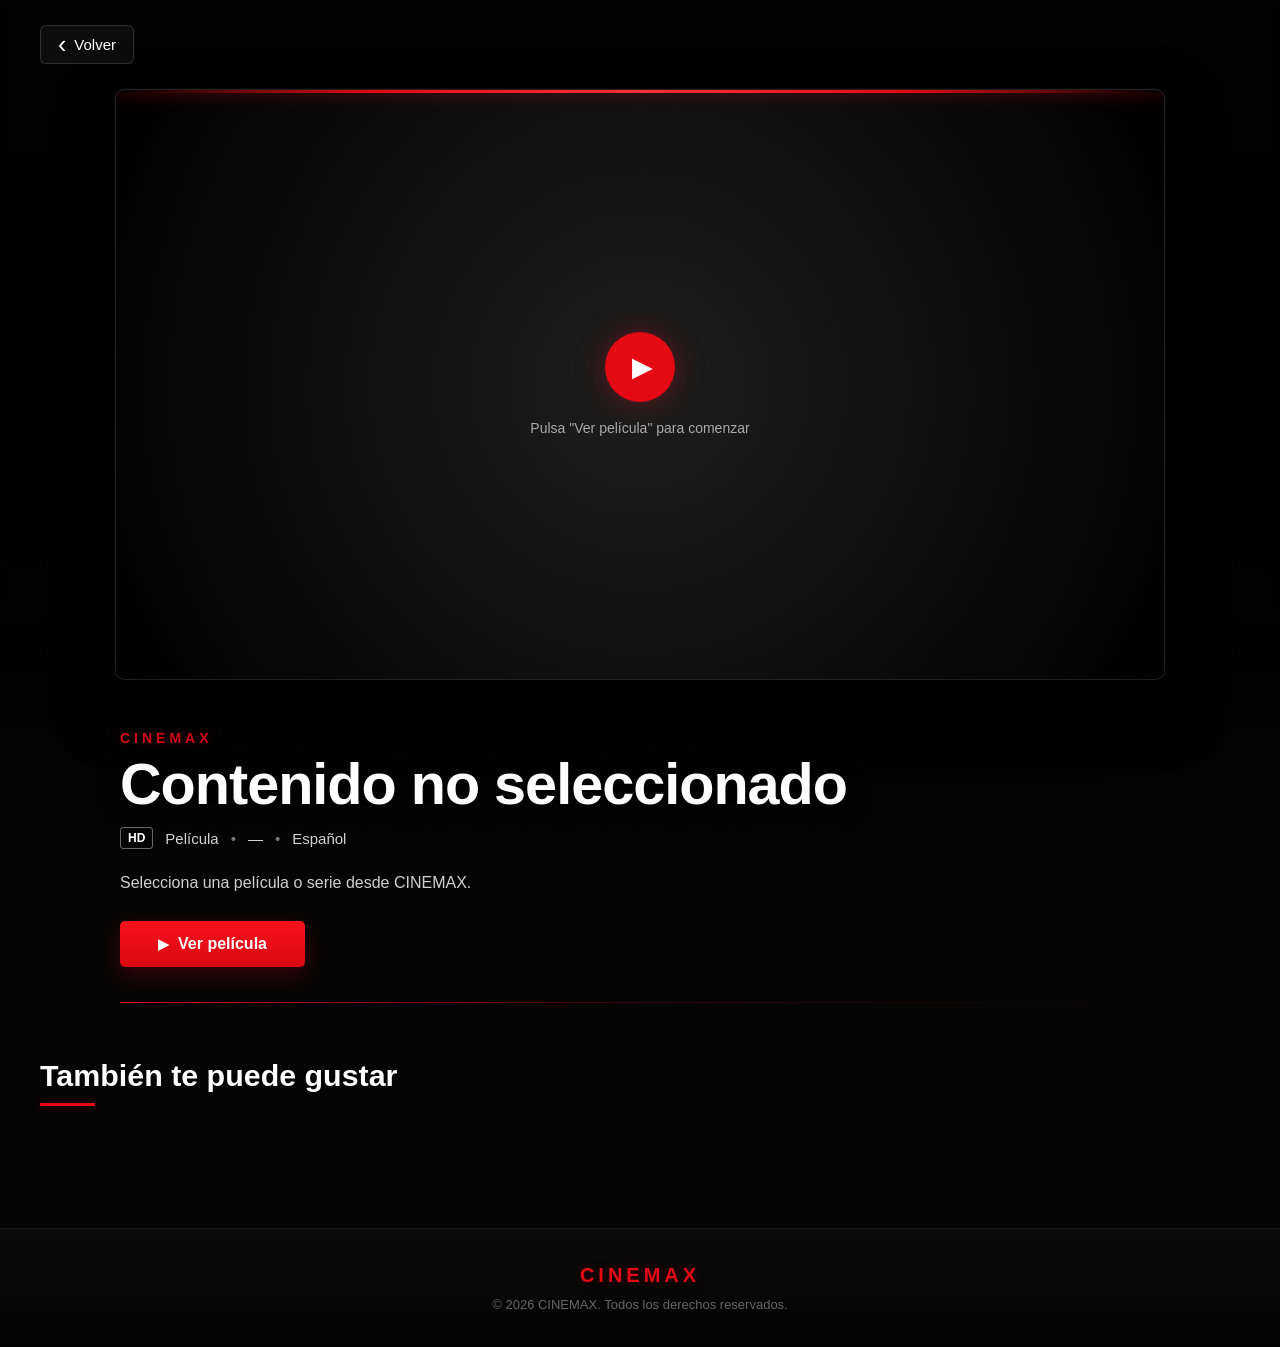
<file: explorador/plantilla.html>
<!DOCTYPE html>
<html lang="es">

<head>

    <meta charset="UTF-8">

    <meta
        name="viewport"
        content="width=device-width, initial-scale=1.0"
    >

    <title>CINEMAX</title>

    <link
        rel="stylesheet"
        href="plantilla-styles.css"
    >

</head>

<body>

<!-- =================================================
     FONDO DEL TRÁILER
================================================== -->

<div class="video-background">

    <video
        id="trailerBackground"
        autoplay
        loop
        muted
        playsinline
    >

        <source
            id="trailerSource"
            src=""
            type="video/mp4"
        >

        Tu navegador no soporta la etiqueta de video.

    </video>

    <div class="background-overlay"></div>

</div>


<!-- =================================================
     CONTENIDO PRINCIPAL
================================================== -->

<main class="movie-page">


    <!-- =================================================
         NAVEGACIÓN
    ================================================== -->

    <div class="top-navigation">

        <button
            class="back-button"
            onclick="history.back()"
            type="button"
        >

            <span>‹</span>

            Volver

        </button>

    </div>


    <!-- =================================================
         REPRODUCTOR
    ================================================== -->

    <section
        class="player-section"
        id="playerSection"
    >

        <div
            class="video-container"
            id="videoContainer"
        >

            <div class="video-top-glow"></div>


            <!-- =================================================
                 PANTALLA INICIAL
            ================================================== -->

            <div
                class="player-start-screen"
                id="playerStartScreen"
            >

                <div class="play-circle">
                    ▶
                </div>

                <span id="playerMessage">
                    Pulsa "Ver película" para comenzar
                </span>

            </div>


            <!-- =================================================
                 REPRODUCTOR GOOGLE DRIVE / EMBEDS
            ================================================== -->

            <iframe
                id="moviePlayer"
                src="about:blank"
                frameborder="0"
                allow="autoplay; fullscreen"
                allowfullscreen
                title="CINEMAX"
            ></iframe>


            <!-- =================================================
                 REPRODUCTOR DIRECTO MP4 / WEBM / OGG
            ================================================== -->

            <video
                id="movieVideo"
                controls
                playsinline
                preload="metadata"
                style="
                    display:none;
                    width:100%;
                    height:100%;
                    object-fit:contain;
                    background:#000;
                "
            >

                Tu navegador no soporta el reproductor de video.

            </video>


            <div class="video-overlay"></div>

        </div>

    </section>


    <!-- =================================================
         INFORMACIÓN
    ================================================== -->

    <section class="movie-details">

        <div
            class="movie-brand"
            id="movieBrand"
        >
            CINEMAX
        </div>


        <h1 id="movieTitle">
            Cargando...
        </h1>


        <div class="movie-meta">

            <span
                class="quality"
                id="movieQuality"
            >
                HD
            </span>


            <span id="movieType">
                Película
            </span>


            <span
                class="dot"
                id="dot1"
            >
                •
            </span>


            <span id="movieGenre">
                —
            </span>


            <span
                class="dot"
                id="dot2"
            >
                •
            </span>


            <span id="movieLanguage">
                Español
            </span>

        </div>


        <p
            class="movie-description"
            id="movieDescription"
        >
            Cargando información...
        </p>


        <!-- =================================================
             BOTÓN
        ================================================== -->

        <div class="movie-actions">

            <button
                class="watch-button"
                id="watchButton"
                type="button"
                onclick="startMovie()"
            >

                <span
                    class="button-icon"
                    id="buttonIcon"
                >
                    ▶
                </span>


                <span id="buttonText">
                    Ver película
                </span>

            </button>

        </div>


        <div class="movie-line"></div>

    </section>


    <!-- =================================================
         RECOMENDACIONES DINÁMICAS
    ================================================== -->

    <section class="recommendations">

        <div class="section-heading">

            <h2>
                También te puede gustar
            </h2>

            <div class="heading-line"></div>

        </div>


        <div
            class="recommendation-grid"
            id="recommendationGrid"
        >

            <!--
                Las recomendaciones se generan
                automáticamente desde /api/catalog
            -->

        </div>

    </section>

</main>


<!-- =================================================
     FOOTER
================================================== -->

<footer>

    <div class="footer-logo">
        CINEMAX
    </div>

    <p>
        &copy; 2026 CINEMAX.
        Todos los derechos reservados.
    </p>

</footer>


<!-- =================================================
     JAVASCRIPT — PLANTILLA DINÁMICA
================================================== -->

<script>


/* =========================================================
   VARIABLES PRINCIPALES
========================================================= */

const moviePlayer =
    document.getElementById("moviePlayer");


const movieVideo =
    document.getElementById("movieVideo");


const watchButton =
    document.getElementById("watchButton");


const buttonText =
    document.getElementById("buttonText");


const buttonIcon =
    document.getElementById("buttonIcon");


const playerStartScreen =
    document.getElementById("playerStartScreen");


const videoContainer =
    document.getElementById("videoContainer");


const trailerBackground =
    document.getElementById("trailerBackground");


const trailerSource =
    document.getElementById("trailerSource");


const movieTitle =
    document.getElementById("movieTitle");


const movieDescription =
    document.getElementById("movieDescription");


const movieGenre =
    document.getElementById("movieGenre");


const movieType =
    document.getElementById("movieType");


const movieQuality =
    document.getElementById("movieQuality");


const movieLanguage =
    document.getElementById("movieLanguage");


const movieBrand =
    document.getElementById("movieBrand");


const recommendationGrid =
    document.getElementById("recommendationGrid");


const playerMessage =
    document.getElementById("playerMessage");


/* =========================================================
   ESTADO
========================================================= */

let moviePlaying = false;

let currentMovie = null;

let catalog = [];

let analyticsViewRegistered = false;


/* =========================================================
   SESIÓN CINEMAX
========================================================= */

const CINEMAX_SESSION_KEY =
    "cinemax_session_id";


function getCinemaXSessionId() {

    try {

        return (
            localStorage.getItem(
                CINEMAX_SESSION_KEY
            ) || ""
        );

    }

    catch (error) {

        console.warn(
            "CinemaX: no se pudo obtener la sesión.",
            error
        );

        return "";

    }

}


/* =========================================================
   PETICIÓN API CINEMAX
========================================================= */

async function cinemaXApiFetch(
    url,
    options = {}
) {

    const headers = {

        "Accept":
            "application/json",

        ...(options.headers || {})

    };


    const sessionId =
        getCinemaXSessionId();


    if (sessionId) {

        headers["X-Session-ID"] =
            sessionId;

    }


    return fetch(
        url,
        {

            ...options,

            headers,

            credentials:
                "include",

            cache:
                "no-store"

        }
    );

}


/* =========================================================
   OBTENER ID DESDE LA URL
========================================================= */

function getMovieId() {

    const params =
        new URLSearchParams(
            window.location.search
        );

    return params.get("id");

}


/* =========================================================
   CONVERTIR VALORES A TEXTO
========================================================= */

function cleanValue(value) {

    if (
        value === undefined ||
        value === null
    ) {

        return "";

    }


    return String(value).trim();

}


/* =========================================================
   OBTENER PRIMER VALOR DISPONIBLE
========================================================= */

function firstValue(...values) {

    for (
        const value of values
    ) {

        const clean =
            cleanValue(value);


        if (clean) {

            return clean;

        }

    }


    return "";

}


/* =========================================================
   NORMALIZAR CONTENIDO
========================================================= */

function normalizeMovie(item) {

    if (!item) {

        return null;

    }


    const raw =
        item.raw &&
        typeof item.raw === "object"

            ? item.raw

            : item;


    return {

        id:
            firstValue(
                item.id,
                item._id,
                item.slug,
                item.codigo,
                raw.id,
                raw._id,
                raw.slug,
                raw.codigo
            ),


        title:
            firstValue(
                item.title,
                item.name,
                item.nombre,
                raw.title,
                raw.name,
                raw.nombre,
                "Sin título"
            ),


        image:
            firstValue(
                item.image,
                item.poster,
                item.posterUrl,
                item.imageUrl,
                item.thumbnail,
                item.thumbnailUrl,

                raw.image,
                raw.poster,
                raw.posterUrl,
                raw.imageUrl,
                raw.thumbnail,
                raw.thumbnailUrl
            ),


        /* =====================================================
           VIDEO

           Aceptamos diferentes nombres para que el catálogo
           pueda utilizar cualquiera de estas propiedades.
        ===================================================== */

        video:
            firstValue(

                item.video,

                item.videoUrl,

                item.urlVideo,

                item.url,

                item.src,

                item.file,

                item.fileUrl,

                item.downloadUrl,

                item.video_file,

                item.video_file_url,

                item.media,

                item.mediaUrl,

                item.stream,

                item.streamUrl,

                item.embed,

                item.embedUrl,

                raw.video,

                raw.videoUrl,

                raw.urlVideo,

                raw.url,

                raw.src,

                raw.file,

                raw.fileUrl,

                raw.downloadUrl,

                raw.video_file,

                raw.video_file_url,

                raw.media,

                raw.mediaUrl,

                raw.stream,

                raw.streamUrl,

                raw.embed,

                raw.embedUrl

            ),


        /* =====================================================
           URL
        ===================================================== */

        url:
            firstValue(

                item.url,

                item.videoUrl,

                item.urlVideo,

                item.src,

                item.file,

                item.fileUrl,

                raw.url,

                raw.videoUrl,

                raw.urlVideo,

                raw.src,

                raw.file,

                raw.fileUrl

            ),


        trailer:
            firstValue(

                item.trailer,

                item.trailerUrl,

                item.preview,

                item.previewUrl,

                raw.trailer,

                raw.trailerUrl,

                raw.preview,

                raw.previewUrl

            ),


        description:
            firstValue(

                item.description,

                item.descripcion,

                raw.description,

                raw.descripcion,

                "Disfruta de este contenido en CINEMAX."

            ),


        genre:
            firstValue(

                item.genre,

                item.genres,

                item.genero,

                item.generos,

                item.category,

                item.categoria,

                raw.genre,

                raw.genres,

                raw.genero,

                raw.generos,

                raw.category,

                raw.categoria,

                "Contenido"

            ),


        year:
            firstValue(

                item.year,

                item.releaseYear,

                item.anio,

                item["año"],

                raw.year,

                raw.releaseYear,

                raw.anio,

                raw["año"]

            ),


        duration:
            firstValue(

                item.duration,

                item.duracion,

                raw.duration,

                raw.duracion

            ),


        rating:
            firstValue(

                item.rating,

                raw.rating

            ),


        type:
            firstValue(

                item.type,

                item.tipo,

                item.category,

                item.categoria,

                raw.type,

                raw.tipo,

                raw.category,

                raw.categoria,

                "Película"

            ),


        language:
            firstValue(

                item.language,

                item.idioma,

                item.languages,

                raw.language,

                raw.idioma,

                raw.languages,

                "Español"

            ),


        featured:
            item.featured ??
            item.destacada ??
            raw.featured ??
            raw.destacada ??
            false

    };

}


/* =========================================================
   EXTRAER CATÁLOGO
========================================================= */

function extractCinemaXCatalog(data) {

    if (Array.isArray(data)) {

        return data;

    }


    if (
        data &&
        Array.isArray(data.catalog)
    ) {

        return data.catalog;

    }


    if (
        data &&
        Array.isArray(data.data)
    ) {

        return data.data;

    }


    if (
        data &&
        Array.isArray(data.items)
    ) {

        return data.items;

    }


    if (
        data &&
        Array.isArray(data.content)
    ) {

        return data.content;

    }


    if (
        data &&
        Array.isArray(data.results)
    ) {

        return data.results;

    }


    return null;

}


/* =========================================================
   REGISTRAR VISUALIZACIÓN
========================================================= */

function registerMovieView(movie) {

    if (
        !movie ||
        !movie.id
    ) {

        return;

    }


    if (
        analyticsViewRegistered
    ) {

        return;

    }


    analyticsViewRegistered =
        true;


    const sessionId =
        getCinemaXSessionId();


    if (!sessionId) {

        console.warn(
            "CinemaX: no se registró la visualización porque no existe una sesión activa."
        );

        return;

    }


    const payload = {

        id:
            movie.id,

        content_id:
            movie.id,

        title:
            movie.title,

        type:
            movie.type,

        image:
            movie.image,

        url:
            movie.url || "",

        video:
            movie.video,

        year:
            movie.year,

        genre:
            movie.genre,

        duration:
            movie.duration,

        rating:
            movie.rating

    };


    cinemaXApiFetch(
        "/api/analytics/view",
        {

            method:
                "POST",

            keepalive:
                true,

            headers: {

                "Content-Type":
                    "application/json"

            },

            body:
                JSON.stringify(
                    payload
                )

        }
    )

    .then(
        async response => {

            let result = null;


            try {

                result =
                    await response.json();

            }

            catch (error) {

                result = null;

            }


            if (
                !response.ok
            ) {

                console.warn(
                    "CinemaX: error registrando visualización.",
                    response.status,
                    result
                );

                return;

            }


            console.log(
                "CinemaX: visualización registrada.",
                result
            );

        }
    )

    .catch(
        error => {

            console.warn(
                "CinemaX: no se pudo registrar la visualización.",
                error
            );

        }
    );

}


/* =========================================================
   CARGAR CATÁLOGO
========================================================= */

async function loadCatalog() {

    try {

        const response =
            await cinemaXApiFetch(
                "/api/catalog",
                {

                    method:
                        "GET",

                    cache:
                        "no-store"

                }
            );


        if (
            !response.ok
        ) {

            throw new Error(
                "No se pudo obtener el catálogo. HTTP " +
                response.status
            );

        }


        const data =
            await response.json();


        console.log(
            "CinemaX: respuesta completa de /api/catalog:",
            data
        );


        const extractedCatalog =
            extractCinemaXCatalog(
                data
            );


        if (
            !Array.isArray(
                extractedCatalog
            )
        ) {

            console.error(
                "CinemaX: respuesta inesperada de /api/catalog:",
                data
            );


            throw new Error(
                "La API devolvió una respuesta válida, pero no contiene un catálogo."
            );

        }


        catalog =
            extractedCatalog
                .map(
                    normalizeMovie
                )
                .filter(
                    Boolean
                );


        console.log(
            "CinemaX: catálogo cargado correctamente:",
            catalog
        );


        console.log(
            "CinemaX: cantidad de elementos:",
            catalog.length
        );


        return catalog;

    }

    catch (error) {

        console.error(
            "CINEMAX: error cargando catálogo:",
            error
        );


        movieTitle.textContent =
            "No se pudo cargar el contenido.";


        movieDescription.textContent =
            "No fue posible obtener la información del catálogo.";


        return [];

    }

}


/* =========================================================
   BUSCAR PELÍCULA ACTUAL
========================================================= */

function findCurrentMovie() {

    const movieId =
        getMovieId();


    if (!movieId) {

        return null;

    }


    return catalog.find(

        movie =>

            String(movie.id) ===
            String(movieId)

    ) || null;

}


/* =========================================================
   CARGAR INFORMACIÓN DE LA PELÍCULA
========================================================= */

function renderMovie(movie) {

    if (!movie) {

        movieTitle.textContent =
            "Contenido no encontrado";


        movieDescription.textContent =
            "El contenido que estás buscando no existe o fue eliminado del catálogo.";


        watchButton.disabled =
            true;


        watchButton.classList.add(
            "playing"
        );


        buttonIcon.textContent =
            "×";


        buttonText.textContent =
            "No disponible";


        return;

    }


    currentMovie =
        movie;


    /* =====================================================
       DEBUG DEL CONTENIDO
    ===================================================== */

    console.log(
        "=============================================="
    );

    console.log(
        "CINEMAX: CONTENIDO ACTUAL"
    );

    console.log(
        "ID:",
        movie.id
    );

    console.log(
        "Título:",
        movie.title
    );

    console.log(
        "Video:",
        movie.video
    );

    console.log(
        "URL:",
        movie.url
    );

    console.log(
        "Tipo:",
        movie.type
    );

    console.log(
        "=============================================="
    );


    /* =====================================================
       TÍTULO
    ===================================================== */

    movieTitle.textContent =
        movie.title;


    document.title =
        `${movie.title} | CINEMAX`;


    /* =====================================================
       DESCRIPCIÓN
    ===================================================== */

    movieDescription.textContent =
        movie.description;


    /* =====================================================
       MARCA
    ===================================================== */

    movieBrand.textContent =
        "CINEMAX";


    /* =====================================================
       TIPO
    ===================================================== */

    movieType.textContent =
        movie.type ||
        "Película";


    /* =====================================================
       GÉNERO
    ===================================================== */

    movieGenre.textContent =
        movie.genre ||
        "Contenido";


    /* =====================================================
       IDIOMA
    ===================================================== */

    movieLanguage.textContent =
        movie.language ||
        "Español";


    /* =====================================================
       CALIDAD
    ===================================================== */

    movieQuality.textContent =
        movie.rating
            ? movie.rating
            : "HD";


    /* =====================================================
       FONDO
    ===================================================== */

    const background =
        document.querySelector(
            ".video-background"
        );


    if (
        movie.trailer
    ) {

        trailerBackground.style.display =
            "";


        trailerSource.src =
            movie.trailer;


        trailerBackground.load();


        trailerBackground
            .play()
            .catch(
                () => {}
            );

    }

    else {

        trailerBackground.pause();


        trailerBackground.style.display =
            "none";


        if (
            movie.image &&
            background
        ) {

            background.style.backgroundImage =
                `url("${movie.image}")`;


            background.style.backgroundSize =
                "cover";


            background.style.backgroundPosition =
                "center";

        }

    }


    /* =====================================================
       REINICIAR REPRODUCTOR
    ===================================================== */

    resetPlayer();


    /* =====================================================
       RECOMENDACIONES
    ===================================================== */

    renderRecommendations(
        movie
    );


    /* =====================================================
       REGISTRAR VISUALIZACIÓN
    ===================================================== */

    registerMovieView(
        movie
    );

}


/* =========================================================
   DETECTAR VIDEO DIRECTO
========================================================= */

function isDirectVideoUrl(url) {

    if (!url) {

        return false;

    }


    try {

        const parsedUrl =
            new URL(
                url,
                window.location.href
            );


        const pathname =
            parsedUrl.pathname.toLowerCase();


        return /\.(mp4|webm|ogg|ogv|m4v)$/i.test(
            pathname
        );

    }

    catch (error) {

        return /\.(mp4|webm|ogg|ogv|m4v)(?:[?#]|$)/i.test(
            url
        );

    }

}


/* =========================================================
   INICIAR PELÍCULA
========================================================= */

function startMovie() {

    if (
        moviePlaying ||
        !currentMovie
    ) {

        return;

    }


    /* =====================================================
       OBTENER VIDEO
    ===================================================== */

    const video =
        cleanValue(
            currentMovie.video
        );


    if (!video) {

        playerMessage.textContent =
            "Este contenido no tiene video disponible.";


        console.error(
            "CINEMAX: LA PELÍCULA NO TIENE URL DE VIDEO.",
            currentMovie
        );


        return;

    }


    /* =====================================================
       NORMALIZAR URL
    ===================================================== */

    const normalizedVideo =
        normalizeVideoUrl(
            video
        );


    console.log(
        "================================================="
    );


    console.log(
        "CINEMAX: PELÍCULA SELECCIONADA"
    );


    console.log(
        "CINEMAX: título:",
        currentMovie.title
    );


    console.log(
        "CINEMAX: URL original:",
        video
    );


    console.log(
        "CINEMAX: URL final:",
        normalizedVideo
    );


    console.log(
        "CINEMAX: ¿VIDEO DIRECTO?:",
        isDirectVideoUrl(
            normalizedVideo
        )
    );


    console.log(
        "================================================="
    );


    /* =====================================================
       MARCAR REPRODUCIENDO
    ===================================================== */

    moviePlaying =
        true;


    /* =====================================================
       OCULTAR PANTALLA
    ===================================================== */

    playerStartScreen.classList.add(
        "hidden"
    );


    /* =====================================================
       AGRANDAR REPRODUCTOR
    ===================================================== */

    videoContainer.classList.add(
        "movie-playing"
    );


    /* =====================================================
       VIDEO DIRECTO
    ===================================================== */

    if (
        isDirectVideoUrl(
            normalizedVideo
        )
    ) {

        console.log(
            "CINEMAX: usando reproductor HTML5."
        );


        /* -----------------------------------------------
           Limpiar iframe
        ------------------------------------------------ */

        moviePlayer.src =
            "about:blank";


        moviePlayer.style.display =
            "none";


        /* -----------------------------------------------
           Mostrar video
        ------------------------------------------------ */

        movieVideo.style.display =
            "block";


        movieVideo.src =
            normalizedVideo;


        movieVideo.load();


        /* -----------------------------------------------
           Error
        ------------------------------------------------ */

        movieVideo.onerror =
            function () {

                console.error(
                    "CINEMAX: ERROR CARGANDO VIDEO HTML5:",
                    movieVideo.error
                );


                playerMessage.textContent =
                    "No se pudo reproducir este video.";


                playerStartScreen.classList.remove(
                    "hidden"
                );


                moviePlaying =
                    false;


                watchButton.disabled =
                    false;


                buttonIcon.textContent =
                    "▶";


                buttonText.textContent =
                    "Ver película";


                watchButton.classList.remove(
                    "playing"
                );

            };


        /* -----------------------------------------------
           Intentar reproducir
        ------------------------------------------------ */

        const playPromise =
            movieVideo.play();


        if (
            playPromise &&
            typeof playPromise.catch ===
                "function"
        ) {

            playPromise.catch(
                error => {

                    console.warn(
                        "CINEMAX: reproducción automática bloqueada:",
                        error
                    );


                    buttonIcon.textContent =
                        "▶";


                    buttonText.textContent =
                        "Reproducir";


                    watchButton.disabled =
                        false;


                    watchButton.classList.remove(
                        "playing"
                    );

                }
            );

        }

    }


    /* =====================================================
       GOOGLE DRIVE / IFRAME
    ===================================================== */

    else {

        console.log(
            "CINEMAX: usando reproductor iframe."
        );


        /* -----------------------------------------------
           Limpiar video HTML5
        ------------------------------------------------ */

        movieVideo.pause();


        movieVideo.removeAttribute(
            "src"
        );


        movieVideo.load();


        movieVideo.style.display =
            "none";


        /* -----------------------------------------------
           Mostrar iframe
        ------------------------------------------------ */

        moviePlayer.style.display =
            "block";


        moviePlayer.src =
            normalizedVideo;


        console.log(
            "CINEMAX: iframe cargando:",
            moviePlayer.src
        );

    }


    /* =====================================================
       BOTÓN
    ===================================================== */

    buttonIcon.textContent =
        "●";


    buttonText.textContent =
        "Reproduciendo";


    watchButton.disabled =
        true;


    watchButton.classList.add(
        "playing"
    );

}


/* =========================================================
   NORMALIZAR URL DEL VIDEO
========================================================= */

function normalizeVideoUrl(url) {

    url =
        cleanValue(url);


    if (!url) {

        return "about:blank";

    }


    /* =====================================================
       LIMPIAR HTML
    ===================================================== */

    url =
        url.replace(
            /&amp;/gi,
            "&"
        );


    /* =====================================================
       QUITAR COMILLAS SI ALGUNA VEZ VIENEN GUARDADAS
    ===================================================== */

    if (
        (
            url.startsWith('"') &&
            url.endsWith('"')
        ) ||
        (
            url.startsWith("'") &&
            url.endsWith("'")
        )
    ) {

        url =
            url.slice(
                1,
                -1
            );

    }


    console.log(
        "CINEMAX: URL recibida para normalizar:",
        url
    );


    /* =====================================================
       GOOGLE DRIVE
    ===================================================== */

    try {

        const parsedUrl =
            new URL(
                url,
                window.location.href
            );


        const hostname =
            parsedUrl.hostname.toLowerCase();

        // Convertir enlaces públicos de YouTube a URL de inserción.
        // Los enlaces /watch y youtu.be no funcionan de forma fiable dentro de iframe.
        if (
            hostname === "youtu.be" ||
            hostname === "www.youtube.com" ||
            hostname === "youtube.com" ||
            hostname === "m.youtube.com" ||
            hostname === "youtube-nocookie.com" ||
            hostname === "www.youtube-nocookie.com"
        ) {
            let youtubeId = "";
            if (hostname === "youtu.be") {
                youtubeId = parsedUrl.pathname.split("/").filter(Boolean)[0] || "";
            } else {
                const parts = parsedUrl.pathname.split("/").filter(Boolean);
                if (parsedUrl.pathname === "/watch") youtubeId = parsedUrl.searchParams.get("v") || "";
                else if (["embed", "shorts", "live", "v"].includes(parts[0])) youtubeId = parts[1] || "";
            }
            if (/^[a-zA-Z0-9_-]{6,}$/.test(youtubeId)) {
                return "https://www.youtube-nocookie.com/embed/" + encodeURIComponent(youtubeId) + "?autoplay=1&rel=0";
            }
        }

        // Convertir enlaces Vimeo a su reproductor embebido.
        if (hostname === "vimeo.com" || hostname === "www.vimeo.com" || hostname === "player.vimeo.com") {
            const match = parsedUrl.pathname.match(/(?:video\/)?(\d+)/);
            if (match) return "https://player.vimeo.com/video/" + match[1] + "?autoplay=1";
        }

        if (
            hostname === "drive.google.com" ||
            hostname.endsWith(".drive.google.com")
        ) {

            let driveId =
                "";


            /* ---------------------------------------------
               /file/d/ID/view
               /file/d/ID/edit
               /file/d/ID/preview
            --------------------------------------------- */

            const fileMatch =
                parsedUrl.pathname.match(
                    /\/file\/d\/([^/]+)/i
                );


            if (fileMatch) {

                driveId =
                    fileMatch[1];

            }


            /* ---------------------------------------------
               ?id=ID
            --------------------------------------------- */

            if (!driveId) {

                driveId =
                    parsedUrl.searchParams.get(
                        "id"
                    ) || "";

            }


            /* ---------------------------------------------
               Si encontramos ID
            --------------------------------------------- */

            if (driveId) {

                const finalUrl =
                    "https://drive.google.com/file/d/" +
                    encodeURIComponent(
                        driveId
                    ) +
                    "/preview";


                console.log(
                    "CINEMAX: Google Drive detectado."
                );


                console.log(
                    "CINEMAX: ID:",
                    driveId
                );


                console.log(
                    "CINEMAX: URL final:",
                    finalUrl
                );


                return finalUrl;

            }

        }

    }

    catch (error) {

        console.warn(
            "CINEMAX: error analizando URL:",
            error
        );

    }


    /* =====================================================
       GOOGLE DRIVE POR REGEX
    ===================================================== */

    const directFileMatch =
        url.match(
            /drive\.google\.com\/file\/d\/([^/?#]+)/i
        );


    if (directFileMatch) {

        const driveId =
            directFileMatch[1];


        const finalUrl =
            "https://drive.google.com/file/d/" +
            encodeURIComponent(
                driveId
            ) +
            "/preview";


        console.log(
            "CINEMAX: Google Drive detectado por regex:",
            finalUrl
        );


        return finalUrl;

    }


    /* =====================================================
       GOOGLE DRIVE ?id=ID
    ===================================================== */

    if (
        url.includes(
            "drive.google.com"
        )
    ) {

        const idMatch =
            url.match(
                /[?&]id=([^&#]+)/i
            );


        if (idMatch) {

            const finalUrl =
                "https://drive.google.com/file/d/" +
                encodeURIComponent(
                    idMatch[1]
                ) +
                "/preview";


            console.log(
                "CINEMAX: Google Drive ID detectado:",
                finalUrl
            );


            return finalUrl;

        }

    }


    /* =====================================================
       GOOGLE DRIVE /open
    ===================================================== */

    const openMatch =
        url.match(
            /drive\.google\.com\/open\?id=([^&#]+)/i
        );


    if (openMatch) {

        const driveId =
            openMatch[1];


        return (
            "https://drive.google.com/file/d/" +
            encodeURIComponent(
                driveId
            ) +
            "/preview"
        );

    }


    /* =====================================================
       OTROS VIDEOS
       
       MP4, WEBM, OGG, SERVIDORES EXTERNOS, ETC.
       
       Se dejan como vienen.
    ===================================================== */

    return url;

}


/* =========================================================
   REINICIAR REPRODUCTOR
========================================================= */

function resetPlayer() {

    moviePlaying =
        false;


    /* =====================================================
       LIMPIAR IFRAME
    ===================================================== */

    moviePlayer.src =
        "about:blank";


    moviePlayer.style.display =
        "block";


    /* =====================================================
       LIMPIAR VIDEO HTML5
    ===================================================== */

    if (movieVideo) {

        movieVideo.pause();


        movieVideo.removeAttribute(
            "src"
        );


        movieVideo.load();


        movieVideo.style.display =
            "none";

    }


    /* =====================================================
       PANTALLA INICIAL
    ===================================================== */

    playerStartScreen.classList.remove(
        "hidden"
    );


    /* =====================================================
       ESTADO VISUAL
    ===================================================== */

    videoContainer.classList.remove(
        "movie-playing"
    );


    /* =====================================================
       BOTÓN
    ===================================================== */

    watchButton.disabled =
        false;


    watchButton.classList.remove(
        "playing"
    );


    buttonIcon.textContent =
        "▶";


    buttonText.textContent =
        "Ver película";


    playerMessage.textContent =
        'Pulsa "Ver película" para comenzar';

}


/* =========================================================
   RECOMENDACIONES
========================================================= */

function renderRecommendations(
    currentMovie
) {

    recommendationGrid.innerHTML =
        "";


    const recommendations =
        catalog

            .filter(
                movie =>
                    String(movie.id) !==
                    String(currentMovie.id)
            )

            .filter(
                movie =>
                    movie.image ||
                    movie.title
            )

            .slice(
                0,
                6
            );


    if (
        recommendations.length ===
        0
    ) {

        recommendationGrid.innerHTML = `

            <div class="recommendation-card">

                <div class="recommendation-placeholder">

                    <span>🎬</span>

                </div>


                <div class="recommendation-info">

                    <h3>
                        Próximamente
                    </h3>


                    <p>
                        Más películas
                    </p>

                </div>

            </div>

        `;


        return;

    }


    recommendations.forEach(
        movie => {

            const card =
                document.createElement(
                    "div"
                );


            card.className =
                "recommendation-card";


            card.style.cursor =
                "pointer";


            const imageStyle =
                movie.image

                    ? `
                        background-image:url("${movie.image}");
                        background-size:cover;
                        background-position:center;
                    `

                    : `
                        background-size:cover;
                        background-position:center;
                    `;


            card.innerHTML = `

                <div
                    class="recommendation-placeholder"
                    style="${imageStyle}"
                >

                    ${
                        movie.image
                            ? ""
                            : "<span>🎬</span>"
                    }

                </div>


                <div class="recommendation-info">

                    <h3>
                        ${escapeHtml(
                            movie.title
                        )}
                    </h3>


                    <p>
                        ${escapeHtml(
                            movie.genre ||
                            movie.type ||
                            "Contenido"
                        )}
                    </p>

                </div>

            `;


            card.addEventListener(
                "click",
                () => {

                    window.location.href =
                        `?id=${encodeURIComponent(
                            movie.id
                        )}`;

                }
            );


            recommendationGrid.appendChild(
                card
            );

        }
    );

}


/* =========================================================
   SEGURIDAD PARA TEXTO
========================================================= */

function escapeHtml(value) {

    return String(
        value || ""
    )

        .replace(
            /&/g,
            "&amp;"
        )

        .replace(
            /</g,
            "&lt;"
        )

        .replace(
            />/g,
            "&gt;"
        )

        .replace(
            /"/g,
            "&quot;"
        )

        .replace(
            /'/g,
            "&#039;"
        );

}


/* =========================================================
   INICIALIZACIÓN
========================================================= */

async function initMoviePage() {

    const movieId =
        getMovieId();


    /* =====================================================
       NO EXISTE ID
    ===================================================== */

    if (!movieId) {

        movieTitle.textContent =
            "Contenido no seleccionado";


        movieDescription.textContent =
            "Selecciona una película o serie desde CINEMAX.";


        watchButton.disabled =
            true;


        return;

    }


    /* =====================================================
       CARGAR CATÁLOGO
    ===================================================== */

    await loadCatalog();


    /* =====================================================
       BUSCAR CONTENIDO
    ===================================================== */

    const movie =
        findCurrentMovie();


    /* =====================================================
       RENDERIZAR
    ===================================================== */

    renderMovie(
        movie
    );

}


/* =========================================================
   PAGESHOW
========================================================= */

window.addEventListener(
    "pageshow",
    function () {

        resetPlayer();

    }
);


/* =========================================================
   INICIAR
========================================================= */

document.addEventListener(
    "DOMContentLoaded",
    function () {

        initMoviePage();

    }
);


</script>

<script src="/session-monitor.js"></script>

</body>

</html>
</file>
<file: catalogo/style.css>
/* =========================================================
   CINEMAX — CATÁLOGO COMPLETO
   ========================================================= */

* {
    margin: 0;
    padding: 0;
    box-sizing: border-box;
}


html {
    scroll-behavior: smooth;
}


body {
    background: #050505;
    color: #fff;

    font-family:
        Arial,
        Helvetica,
        sans-serif;

    overflow-x: hidden;
}


body.search-open {
    overflow: hidden;
}


button,
input {
    font: inherit;
}


button,
a {
    -webkit-tap-highlight-color: transparent;
}


a {
    color: inherit;
    text-decoration: none;
}


/* =========================================================
   NAVBAR
   ========================================================= */

.navbar {
    position: fixed;

    top: 0;
    left: 0;

    width: 100%;
    height: 78px;

    display: flex;

    align-items: center;
    justify-content: space-between;

    padding: 0 5vw;

    z-index: 1000;

    background:
        linear-gradient(
            to bottom,
            rgba(0, 0, 0, .9),
            rgba(0, 0, 0, .45),
            transparent
        );

    transition:
        background .35s ease,
        height .35s ease,
        backdrop-filter .35s ease;
}


.navbar.scrolled {
    height: 68px;

    background:
        rgba(5, 5, 5, .94);

    backdrop-filter: blur(18px);

    border-bottom:
        1px solid
        rgba(255, 255, 255, .06);
}


.navbar-left {
    display: flex;

    align-items: center;

    gap: 52px;
}


.logo {
    font-size: 25px;

    font-weight: 1000;

    letter-spacing: 4px;

    color: #e50914;

    text-shadow:
        0 0 25px
        rgba(229, 9, 20, .25);

    transition:
        transform .25s ease;
}


.logo:hover {
    transform: scale(1.04);
}


.nav-links {
    display: flex;

    align-items: center;

    gap: 30px;
}


.nav-links a {
    position: relative;

    color:
        rgba(255, 255, 255, .68);

    font-size: 13px;

    font-weight: 700;

    letter-spacing: .5px;

    transition:
        color .25s ease;
}


.nav-links a::after {
    content: "";

    position: absolute;

    left: 0;
    bottom: -9px;

    width: 0;
    height: 2px;

    background: #e50914;

    transition:
        width .25s ease;
}


.nav-links a:hover,
.nav-links a.active {
    color: #fff;
}


.nav-links a.active::after,
.nav-links a:hover::after {
    width: 100%;
}


.search-button {
    width: 42px;
    height: 42px;

    border:
        1px solid
        rgba(255, 255, 255, .14);

    border-radius: 50%;

    background:
        rgba(255, 255, 255, .04);

    color: #fff;

    font-size: 25px;

    line-height: 1;

    cursor: pointer;

    transition:
        background .25s ease,
        border-color .25s ease,
        transform .25s ease;
}


.search-button:hover {
    background:
        rgba(229, 9, 20, .15);

    border-color:
        rgba(229, 9, 20, .6);

    transform:
        scale(1.06);
}


/* =========================================================
   CATALOG HEADER
   ========================================================= */

.catalog-header {
    position: relative;

    min-height: 430px;

    display: flex;

    align-items: flex-end;

    padding:
        0 6vw 80px;

    overflow: hidden;

    background:
        radial-gradient(
            circle at 75% 40%,
            rgba(229, 9, 20, .13),
            transparent 30%
        ),
        linear-gradient(
            180deg,
            #090909,
            #050505
        );
}


.catalog-header::before {
    content: "";

    position: absolute;

    width: 520px;
    height: 520px;

    right: -160px;
    top: -230px;

    border:
        1px solid
        rgba(229, 9, 20, .13);

    border-radius: 50%;

    box-shadow:
        0 0 0 70px
        rgba(229, 9, 20, .025),
        0 0 0 140px
        rgba(229, 9, 20, .018);
}


.catalog-header::after {
    content: "CINEMAX";

    position: absolute;

    right: 6vw;
    bottom: 55px;

    color:
        rgba(255, 255, 255, .025);

    font-size:
        clamp(80px, 15vw, 220px);

    font-weight: 1000;

    letter-spacing: -8px;

    pointer-events: none;
}


.catalog-header-content {
    position: relative;

    z-index: 2;

    max-width: 800px;
}


.section-label {
    display: block;

    margin-bottom: 18px;

    color: #e50914;

    font-size: 11px;

    font-weight: 900;

    letter-spacing: 4px;
}


.catalog-header h1 {
    max-width: 800px;

    font-size:
        clamp(
            48px,
            7vw,
            88px
        );

    line-height: .95;

    letter-spacing: -5px;

    font-weight: 950;
}


.catalog-header h1 span {
    display: block;

    color: #e50914;

    text-shadow:
        0 0 40px
        rgba(229, 9, 20, .16);
}


.catalog-header p {
    max-width: 570px;

    margin-top: 25px;

    color:
        rgba(255, 255, 255, .45);

    font-size: 15px;

    line-height: 1.7;
}


/* =========================================================
   CATALOG SECTION
   ========================================================= */

.catalog-section {
    padding:
        65px 6vw 100px;

    background: #050505;
}


/* =========================================================
   FILTER BAR
   ========================================================= */

.catalog-top {
    display: flex;

    align-items: flex-end;

    justify-content: space-between;

    gap: 30px;

    margin-bottom: 38px;

    padding-bottom: 25px;

    border-bottom:
        1px solid
        rgba(255, 255, 255, .07);
}


.filter-wrapper {
    min-width: 0;
}


.filter-label {
    display: block;

    margin-bottom: 14px;

    color:
        rgba(255, 255, 255, .3);

    font-size: 9px;

    font-weight: 900;

    letter-spacing: 2px;
}


.filters {
    display: flex;

    align-items: center;

    flex-wrap: wrap;

    gap: 8px;
}


.filter-button {
    padding:
        9px 14px;

    border:
        1px solid
        rgba(255, 255, 255, .09);

    border-radius: 3px;

    background:
        rgba(255, 255, 255, .025);

    color:
        rgba(255, 255, 255, .55);

    font-size: 11px;

    font-weight: 700;

    cursor: pointer;

    transition:
        color .25s ease,
        background .25s ease,
        border-color .25s ease,
        transform .25s ease;
}


.filter-button:hover {
    color: #fff;

    border-color:
        rgba(255, 255, 255, .2);

    transform:
        translateY(-1px);
}


.filter-button.active {
    background: #e50914;

    border-color: #e50914;

    color: #fff;

    box-shadow:
        0 8px 25px
        rgba(229, 9, 20, .15);
}


.catalog-count {
    flex-shrink: 0;

    color:
        rgba(255, 255, 255, .28);

    font-size: 11px;

    font-weight: 700;

    white-space: nowrap;
}


/* =========================================================
   CATALOG GRID
   ========================================================= */

.catalog-grid {
    display: grid;

    grid-template-columns:
        repeat(
            4,
            minmax(0, 1fr)
        );

    gap:
        45px 18px;
}


.catalog-card {
    min-width: 0;

    animation:
        cardAppear .45s ease both;

    transition:
        transform .35s ease;
}


.catalog-card:hover {
    transform:
        translateY(-7px);
}


.catalog-card.hidden {
    display: none;
}


@keyframes cardAppear {

    from {
        opacity: 0;
        transform: translateY(12px);
    }

    to {
        opacity: 1;
        transform: translateY(0);
    }

}


/* =========================================================
   POSTER
   ========================================================= */

.catalog-poster {
    position: relative;

    aspect-ratio:
        2 / 3;

    overflow: hidden;

    background: #111;

    border-radius: 3px;

    box-shadow:
        0 18px 45px
        rgba(0, 0, 0, .25);
}


.catalog-poster img {
    display: block;

    width: 100%;
    height: 100%;

    object-fit: cover;

    transition:
        transform .55s ease,
        filter .45s ease;
}


.catalog-card:hover
.catalog-poster img {
    transform:
        scale(1.06);

    filter:
        brightness(.65);
}


.poster-overlay {
    position: absolute;

    inset: 0;

    display: flex;

    align-items: center;
    justify-content: center;

    gap: 10px;

    opacity: 0;

    background:
        rgba(0, 0, 0, .2);

    transition:
        opacity .3s ease;
}


.catalog-card:hover
.poster-overlay {
    opacity: 1;
}


.play-button,
.add-button {
    width: 46px;
    height: 46px;

    border:
        1px solid
        rgba(255, 255, 255, .35);

    border-radius: 50%;

    background:
        rgba(0, 0, 0, .7);

    color: #fff;

    cursor: pointer;

    transition:
        transform .25s ease,
        background .25s ease,
        color .25s ease;
}


.play-button:hover {
    background: #e50914;

    transform:
        scale(1.1);
}


.add-button:hover,
.add-button.added {
    background: #fff;

    color: #050505;

    transform:
        scale(1.1);
}


.movie-year {
    position: absolute;

    left: 10px;
    bottom: 10px;

    padding:
        5px 7px;

    background:
        rgba(0, 0, 0, .72);

    color:
        rgba(255, 255, 255, .75);

    font-size: 9px;

    font-weight: 800;

    border-radius: 2px;
}


/* =========================================================
   MOVIE INFO
   ========================================================= */

.catalog-info {
    padding-top: 13px;
}


.catalog-info h2 {
    overflow: hidden;

    white-space: nowrap;

    text-overflow: ellipsis;

    font-size: 14px;

    font-weight: 800;

    letter-spacing: -.2px;
}


.movie-meta {
    display: flex;

    align-items: center;

    gap: 8px;

    margin-top: 8px;

    color:
        rgba(255, 255, 255, .35);

    font-size: 9px;

    white-space: nowrap;

    overflow: hidden;
}


.movie-meta span {
    overflow: hidden;

    text-overflow: ellipsis;
}


.movie-meta i {
    flex-shrink: 0;

    width: 3px;
    height: 3px;

    border-radius: 50%;

    background:
        rgba(255, 255, 255, .22);
}


/* =========================================================
   NO RESULTS
   ========================================================= */

.no-results {
    display: none;

    padding:
        100px 20px;

    text-align: center;
}


.no-results.visible {
    display: block;
}


.no-results-icon {
    width: 60px;
    height: 60px;

    display: flex;

    align-items: center;
    justify-content: center;

    margin:
        0 auto 22px;

    border:
        1px solid
        rgba(255, 255, 255, .1);

    border-radius: 50%;

    color:
        rgba(255, 255, 255, .35);

    font-size: 28px;
}


.no-results h2 {
    font-size: 25px;

    letter-spacing: -1px;
}


.no-results p {
    margin-top: 10px;

    color:
        rgba(255, 255, 255, .35);

    font-size: 13px;
}


/* =========================================================
   SEARCH OVERLAY
   ========================================================= */

.search-overlay {
    position: fixed;

    inset: 0;

    z-index: 2000;

    display: flex;

    align-items: center;
    justify-content: center;

    opacity: 0;

    visibility: hidden;

    transition:
        opacity .3s ease,
        visibility .3s ease;
}


.search-overlay.active {
    opacity: 1;

    visibility: visible;
}


.search-backdrop {
    position: absolute;

    inset: 0;

    background:
        rgba(0, 0, 0, .84);

    backdrop-filter:
        blur(18px);
}


.search-content {
    position: relative;

    z-index: 2;

    width: min(
        650px,
        88%
    );

    padding: 40px;

    text-align: center;

    transform:
        translateY(25px);

    transition:
        transform .35s ease;
}


.search-overlay.active
.search-content {
    transform:
        translateY(0);
}


.close-search {
    position: absolute;

    top: 0;
    right: 0;

    width: 42px;
    height: 42px;

    border: 0;

    background:
        rgba(255, 255, 255, .07);

    color: #fff;

    border-radius: 50%;

    font-size: 28px;

    cursor: pointer;
}


.search-content h2 {
    font-size:
        clamp(
            38px,
            6vw,
            60px
        );

    letter-spacing: -2px;
}


.search-content p {
    margin:
        14px 0 28px;

    color:
        rgba(255, 255, 255, .45);
}


#searchForm {
    display: flex;

    align-items: center;

    width: 100%;

    height: 62px;

    padding:
        0 8px 0 20px;

    border:
        1px solid
        rgba(255, 255, 255, .15);

    background:
        rgba(255, 255, 255, .05);

    border-radius: 4px;
}


#searchForm > span {
    color:
        rgba(255, 255, 255, .45);

    font-size: 25px;
}


#searchInput {
    flex: 1;

    min-width: 0;

    height: 100%;

    padding:
        0 15px;

    border: 0;

    outline: 0;

    background: transparent;

    color: #fff;

    font-size: 16px;
}


#searchInput::placeholder {
    color:
        rgba(255, 255, 255, .3);
}


#searchForm button {
    width: 48px;
    height: 46px;

    border: 0;

    background: #e50914;

    color: #fff;

    cursor: pointer;

    border-radius: 3px;

    font-size: 20px;
}


/* =========================================================
   FOOTER
   ========================================================= */

.footer {
    padding:
        65px 6vw 25px;

    background: #030303;

    border-top:
        1px solid
        rgba(255, 255, 255, .06);
}


.footer-top {
    display: flex;

    justify-content: space-between;

    gap: 50px;

    padding-bottom: 50px;
}


.footer-logo {
    color: #e50914;

    font-size: 23px;

    font-weight: 1000;

    letter-spacing: 4px;
}


.footer-top p {
    margin-top: 10px;

    color:
        rgba(255, 255, 255, .3);

    font-size: 12px;
}


.footer-links {
    display: flex;

    flex-direction: column;

    gap: 10px;

    min-width: 150px;
}


.footer-links span {
    margin-bottom: 7px;

    color:
        rgba(255, 255, 255, .3);

    font-size: 9px;

    font-weight: 900;

    letter-spacing: 2px;
}


.footer-links a {
    color:
        rgba(255, 255, 255, .55);

    font-size: 12px;

    transition:
        color .2s ease;
}


.footer-links a:hover {
    color: #fff;
}


.footer-bottom {
    display: flex;

    justify-content: space-between;

    padding-top: 22px;

    border-top:
        1px solid
        rgba(255, 255, 255, .06);

    color:
        rgba(255, 255, 255, .25);

    font-size: 10px;
}


/* =========================================================
   RESPONSIVE
   ========================================================= */

@media (max-width: 1100px) {

    .catalog-grid {
        grid-template-columns:
            repeat(
                3,
                minmax(0, 1fr)
            );
    }

}


@media (max-width: 800px) {

    .navbar {
        padding:
            0 20px;
    }


    .navbar-left {
        gap: 25px;
    }


    .nav-links {
        gap: 16px;
    }


    .catalog-header {
        min-height: 400px;

        padding:
            0 25px 65px;
    }


    .catalog-header h1 {
        font-size:
            clamp(
                45px,
                10vw,
                70px
            );

        letter-spacing: -3px;
    }


    .catalog-section {
        padding:
            55px 25px 80px;
    }


    .catalog-top {
        display: block;
    }


    .catalog-count {
        margin-top: 18px;
    }


    .catalog-grid {
        grid-template-columns:
            repeat(
                2,
                minmax(0, 1fr)
            );

        gap:
            32px 12px;
    }

}


@media (max-width: 600px) {

    .nav-links a:nth-child(3),
    .nav-links a:nth-child(4) {
        display: none;
    }


    .logo {
        font-size: 20px;

        letter-spacing: 3px;
    }


    .catalog-header {
        min-height: 370px;
    }


    .catalog-header::after {
        display: none;
    }


    .catalog-header h1 {
        font-size: 44px;

        letter-spacing: -3px;
    }


    .catalog-header p {
        font-size: 13px;
    }


    .filters {
        overflow-x: auto;

        flex-wrap: nowrap;

        padding-bottom: 5px;

        scrollbar-width: none;
    }


    .filters::-webkit-scrollbar {
        display: none;
    }


    .filter-button {
        flex-shrink: 0;
    }


    .catalog-grid {
        gap:
            28px 10px;
    }


    .catalog-info h2 {
        font-size: 12px;
    }


    .movie-meta {
        font-size: 8px;

        gap: 5px;
    }


    .movie-meta span:last-child,
    .movie-meta i:last-of-type {
        display: none;
    }


    .poster-overlay {
        opacity: 1;

        align-items: flex-end;

        justify-content: flex-start;

        padding:
            10px;

        background:
            linear-gradient(
                0deg,
                rgba(0, 0, 0, .65),
                transparent 45%
            );
    }


    .play-button,
    .add-button {
        width: 38px;
        height: 38px;

        font-size: 12px;
    }


    .footer-top {
        flex-direction: column;
    }


    .footer-bottom {
        flex-direction: column;

        gap: 10px;
    }


    .search-content {
        padding:
            25px 10px;
    }

}


@media (max-width: 430px) {

    .nav-links a {
        display: none;
    }


    .nav-links a.active {
        display: block;
    }


    .catalog-header {
        min-height: 350px;

        padding:
            0 20px 55px;
    }


    .catalog-header h1 {
        font-size: 39px;
    }


    .catalog-section {
        padding:
            45px 20px 70px;
    }


    .catalog-grid {
        grid-template-columns:
            repeat(
                2,
                minmax(0, 1fr)
            );
    }

}
</file>
<file: Cinema-main/styles.css>
/* =========================================================
   CINEMAX
   PORTADA PRINCIPAL
   ESTILO STREAMING CINEMATOGRÁFICO
========================================================= */


/* =========================================================
   VARIABLES
========================================================= */

:root {

    --black: #050505;
    --black-soft: #0b0b0b;
    --black-card: #141414;

    --red: #e50914;
    --red-dark: #b20710;

    --white: #ffffff;
    --gray: #b3b3b3;

    --transition: 0.3s ease;

}


/* =========================================================
   RESET
========================================================= */

* {

    box-sizing: border-box;

}


html {

    scroll-behavior: smooth;

}


body {

    margin: 0;
    padding: 0;

    font-family:
        Arial,
        Helvetica,
        sans-serif;

    color: var(--white);

    background:
        linear-gradient(
            180deg,
            #080808 0%,
            #050505 45%,
            #0a0a0a 100%
        );

    overflow-x: hidden;

}


/* =========================================================
   SELECCIÓN
========================================================= */

::selection {

    background:
        var(--red);

    color:
        white;

}


/* =========================================================
   SCROLLBAR
========================================================= */

::-webkit-scrollbar {

    width: 9px;

}


::-webkit-scrollbar-track {

    background: #050505;

}


::-webkit-scrollbar-thumb {

    background:
        linear-gradient(
            180deg,
            var(--red),
            #6d0000
        );

    border-radius: 10px;

}


::-webkit-scrollbar-thumb:hover {

    background:
        var(--red);

}


/* =========================================================
   NAVBAR
========================================================= */

.navbar {

    position: fixed;

    top: 0;
    left: 0;

    z-index: 1000;

    width: 100%;
    height: 75px;

    padding:
        0 5%;

    display: flex;

    align-items: center;

    justify-content: space-between;

    background:
        linear-gradient(
            180deg,
            rgba(0,0,0,0.98),
            rgba(0,0,0,0.82),
            transparent
        );

    transition:
        background 0.35s ease,
        backdrop-filter 0.35s ease,
        box-shadow 0.35s ease;

}


/* =========================================================
   NAVBAR SCROLLED
========================================================= */

.navbar.scrolled {

    background:
        rgba(5,5,5,0.94);

    backdrop-filter:
        blur(14px);

    box-shadow:
        0 8px 30px
        rgba(0,0,0,0.35);

}


/* =========================================================
   LOGO
========================================================= */

.logo {

    font-size:
        2rem;

    font-weight:
        900;

    letter-spacing:
        2px;

    color:
        var(--red);

    text-shadow:
        0 0 12px
        rgba(229,9,20,0.35);

    cursor:
        default;

    transition:
        transform 0.3s ease,
        text-shadow 0.3s ease;

}


.logo:hover {

    transform:
        scale(1.03);

    text-shadow:
        0 0 18px
        rgba(229,9,20,0.55);

}


/* =========================================================
   NAV LINKS
========================================================= */

.nav-links {

    display: flex;

    align-items: center;

    gap:
        28px;

}


.nav-links a {

    position: relative;

    color:
        #ffffff;

    text-decoration:
        none;

    font-size:
        0.95rem;

    font-weight:
        600;

    transition:
        color var(--transition);

}


.nav-links a::after {

    content: "";

    position: absolute;

    left: 0;
    bottom: -7px;

    width: 0;
    height: 2px;

    background:
        var(--red);

    box-shadow:
        0 0 8px
        rgba(229,9,20,0.45);

    transition:
        width 0.25s ease;

}


.nav-links a:hover {

    color:
        var(--red);

}


.nav-links a:hover::after {

    width:
        100%;

}


/* =========================================================
   NAV RIGHT
========================================================= */

.nav-right {

    display: flex;

    align-items: center;

}


/* =========================================================
   BUSCADOR
========================================================= */

.search-button {

    width: 42px;
    height: 42px;

    display: flex;

    align-items: center;
    justify-content: center;

    border-radius: 50%;

    background:
        rgba(255,255,255,0.08);

    color:
        white;

    text-decoration:
        none;

    font-size:
        20px;

    transition:
        background 0.25s ease,
        transform 0.25s ease,
        box-shadow 0.25s ease;

}


.search-button:hover {

    background:
        rgba(229,9,20,0.85);

    transform:
        scale(1.08);

    box-shadow:
        0 0 20px
        rgba(229,9,20,0.25);

}


/* =========================================================
   HERO
========================================================= */

.hero {

    position: relative;

    min-height:
        760px;

    display:
        flex;

    align-items:
        center;

    overflow:
        hidden;

    isolation:
        isolate;

    background:
        linear-gradient(
            135deg,
            #180000,
            #080808 45%,
            #000000
        );

}


/* =========================================================
   SLIDES
========================================================= */

.hero-slides {

    position:
        absolute;

    inset:
        0;

    z-index:
        0;

    overflow:
        hidden;

}


/* =========================================================
   SLIDE BASE
========================================================= */

.hero-slide {

    position:
        absolute;

    inset:
        0;

    background-size:
        cover;

    background-position:
        center center;

    opacity:
        0;

    transform:
        scale(1.10);

    filter:
        brightness(0.88);

    transition:
        opacity 1.45s cubic-bezier(.22,.61,.36,1),
        transform 7s cubic-bezier(.22,.61,.36,1),
        filter 1.45s ease;

}


/* =========================================================
   SLIDE ACTIVO
========================================================= */

.hero-slide.active {

    opacity:
        1;

    transform:
        scale(1);

    filter:
        brightness(1);

}


/* =========================================================
   OVERLAY INDIVIDUAL DE IMAGEN
========================================================= */

.hero-slide-overlay {

    position:
        absolute;

    inset:
        0;

    background:

        linear-gradient(
            90deg,
            rgba(0,0,0,0.98) 0%,
            rgba(0,0,0,0.85) 25%,
            rgba(0,0,0,0.40) 55%,
            rgba(0,0,0,0.12) 80%,
            rgba(0,0,0,0.45) 100%
        ),

        linear-gradient(
            0deg,
            rgba(5,5,5,1) 0%,
            rgba(5,5,5,0.15) 35%,
            rgba(5,5,5,0.05) 70%,
            rgba(0,0,0,0.45) 100%
        );

}


/* =========================================================
   FONDO BASE CINEMAX
========================================================= */

.hero-base {

    position:
        absolute;

    inset:
        0;

    z-index:
        1;

    pointer-events:
        none;

    background:

        radial-gradient(
            circle at 75% 45%,
            rgba(229,9,20,0.18),
            transparent 35%
        ),

        linear-gradient(
            135deg,
            rgba(27,0,0,0.35),
            rgba(5,5,5,0.25)
        );

}


/* =========================================================
   OVERLAY GENERAL
========================================================= */

.hero-overlay {

    position:
        absolute;

    inset:
        0;

    z-index:
        2;

    pointer-events:
        none;

    background:

        linear-gradient(
            90deg,
            #050505 0%,
            rgba(5,5,5,0.72) 20%,
            rgba(5,5,5,0.18) 60%,
            rgba(5,5,5,0.45) 100%
        ),

        linear-gradient(
            0deg,
            #050505 0%,
            transparent 28%,
            rgba(0,0,0,0.12) 75%,
            #050505 100%
        );

}


/* =========================================================
   DECORACIÓN ROJA
========================================================= */

.hero::before {

    content: "";

    position:
        absolute;

    top:
        0;

    right:
        0;

    width:
        65%;

    height:
        100%;

    z-index:
        3;

    pointer-events:
        none;

    background:

        radial-gradient(
            circle at 75% 45%,
            rgba(229,9,20,0.14),
            transparent 42%
        );

}


/* =========================================================
   BRILLO SUTIL INFERIOR
========================================================= */

.hero::after {

    content: "";

    position:
        absolute;

    left:
        0;

    right:
        0;

    bottom:
        0;

    height:
        180px;

    z-index:
        3;

    pointer-events:
        none;

    background:
        linear-gradient(
            to top,
            rgba(5,5,5,0.95),
            transparent
        );

}


/* =========================================================
   HERO CONTENT
========================================================= */

.hero-content {

    position:
        absolute;

    z-index:
        5;

    width:
        55%;

    max-width:
        750px;

    margin-left:
        7%;

    padding-top:
        75px;

    opacity:
        0;

    transform:
        translateY(30px)
        scale(0.985);

    pointer-events:
        none;

    transition:
        opacity 0.9s ease,
        transform 0.9s cubic-bezier(.22,.61,.36,1);

}


.hero-content.active {

    opacity:
        1;

    transform:
        translateY(0)
        scale(1);

    pointer-events:
        auto;

}


/* =========================================================
   BADGE
========================================================= */

.hero-badge {

    display:
        inline-block;

    margin-bottom:
        18px;

    padding:
        7px 13px;

    border:
        1px solid
        rgba(229,9,20,0.65);

    color:
        var(--red);

    background:
        rgba(0,0,0,0.25);

    backdrop-filter:
        blur(6px);

    font-size:
        0.72rem;

    font-weight:
        bold;

    letter-spacing:
        3px;

    box-shadow:
        0 0 20px
        rgba(229,9,20,0.08);

}


/* =========================================================
   TITULO
========================================================= */

.hero h1 {

    margin:
        0;

    font-size:
        clamp(3.5rem, 7vw, 7rem);

    line-height:
        0.9;

    font-weight:
        900;

    text-transform:
        uppercase;

    letter-spacing:
        -2px;

    text-shadow:
        0 8px 35px
        rgba(0,0,0,0.95);

}


/* =========================================================
   META
========================================================= */

.hero-meta {

    display:
        flex;

    align-items:
        center;

    gap:
        10px;

    margin-top:
        20px;

    color:
        #d2d2d2;

    font-size:
        0.9rem;

    font-weight:
        600;

}


.hero-meta span:nth-child(even) {

    color:
        var(--red);

}


/* =========================================================
   DESCRIPCIÓN
========================================================= */

.hero p {

    max-width:
        570px;

    margin:
        22px 0 28px;

    color:
        #dddddd;

    font-size:
        1.08rem;

    line-height:
        1.6;

    text-shadow:
        0 3px 12px
        rgba(0,0,0,0.9);

}


/* =========================================================
   HERO BUTTONS
========================================================= */

.hero-buttons {

    display:
        flex;

    gap:
        12px;

    flex-wrap:
        wrap;

}


.hero-button {

    display:
        inline-flex;

    align-items:
        center;

    justify-content:
        center;

    min-width:
        175px;

    padding:
        13px 22px;

    border-radius:
        5px;

    text-decoration:
        none;

    font-weight:
        bold;

    transition:
        transform var(--transition),
        background var(--transition),
        box-shadow var(--transition);

}


.hero-button.primary {

    color:
        black;

    background:
        white;

}


.hero-button.primary:hover {

    background:
        #dddddd;

    transform:
        translateY(-2px)
        scale(1.04);

    box-shadow:
        0 8px 25px
        rgba(0,0,0,0.4);

}


.hero-button.secondary {

    color:
        white;

    background:
        rgba(70,70,70,0.82);

    backdrop-filter:
        blur(8px);

}


.hero-button.secondary:hover {

    background:
        var(--red);

    transform:
        translateY(-2px)
        scale(1.04);

    box-shadow:
        0 8px 25px
        rgba(229,9,20,0.25);

}


/* =========================================================
   INDICADORES
========================================================= */

.hero-indicators {

    position:
        absolute;

    z-index:
        10;

    left:
        7%;

    bottom:
        80px;

    display:
        flex;

    gap:
        7px;

}


.hero-dot {

    width:
        28px;

    height:
        3px;

    padding:
        0;

    border:
        none;

    background:
        rgba(255,255,255,0.35);

    cursor:
        pointer;

    transition:
        width 0.3s ease,
        background 0.3s ease,
        box-shadow 0.3s ease;

}


.hero-dot:hover {

    background:
        rgba(255,255,255,0.75);

}


.hero-dot.active {

    width:
        45px;

    background:
        var(--red);

    box-shadow:
        0 0 10px
        rgba(229,9,20,0.45);

}


/* =========================================================
   PROGRESO DEL HERO
========================================================= */

.hero-progress {

    position:
        absolute;

    z-index:
        10;

    right:
        5%;

    bottom:
        79px;

    width:
        120px;

    height:
        2px;

    overflow:
        hidden;

    background:
        rgba(255,255,255,0.18);

}


.hero-progress span {

    display:
        block;

    width:
        0%;

    height:
        100%;

    background:
        var(--red);

    box-shadow:
        0 0 8px
        rgba(229,9,20,0.6);

}


.hero-progress span.running {

    animation:
        heroProgress 7s linear forwards;

}


@keyframes heroProgress {

    from {
        width: 0%;
    }

    to {
        width: 100%;
    }

}


/* =========================================================
   MAIN
========================================================= */

main {

    position:
        relative;

    z-index:
        3;

}


/* =========================================================
   SECCIONES
========================================================= */

.content-section {

    padding:
        55px 5% 20px;

}


/* =========================================================
   HEADER
========================================================= */

.section-header {

    display:
        flex;

    align-items:
        end;

    justify-content:
        space-between;

    margin-bottom:
        25px;

}


.section-label {

    display:
        block;

    margin-bottom:
        7px;

    color:
        var(--red);

    font-size:
        0.7rem;

    font-weight:
        bold;

    letter-spacing:
        3px;

}


.section-header h2 {

    margin:
        0;

    font-size:
        2rem;

    font-weight:
        800;

}


/* =========================================================
   VER TODAS
========================================================= */

.view-all {

    display:
        inline-flex;

    align-items:
        center;

    gap:
        5px;

    color:
        #bdbdbd;

    text-decoration:
        none;

    font-size:
        0.85rem;

    font-weight:
        600;

    transition:
        color 0.25s ease;

}


.view-all span {

    font-size:
        1.35rem;

    line-height:
        0;

    transition:
        transform 0.25s ease;

}


.view-all:hover {

    color:
        var(--red);

}


.view-all:hover span {

    transform:
        translateX(4px);

}


/* =========================================================
   PELÍCULAS
========================================================= */

.movie-grid {

    display:
        grid;

    grid-template-columns:
        repeat(6, 1fr);

    gap:
        15px;

}


/* =========================================================
   TARJETAS
========================================================= */

.movie-card,
.series-card,
.horror-card {

    position:
        relative;

    overflow:
        hidden;

    background:
        var(--black-card);

    border-radius:
        5px;

    transition:
        transform 0.35s cubic-bezier(.22,.61,.36,1),
        box-shadow 0.35s ease,
        border-color 0.35s ease;

}


/* =========================================================
   TARJETAS REVEAL
========================================================= */

.reveal-card {

    opacity:
        0;

    transform:
        translateY(25px);

    transition:
        opacity 0.65s ease,
        transform 0.65s cubic-bezier(.22,.61,.36,1),
        box-shadow 0.35s ease,
        border-color 0.35s ease;

}


.reveal-card.visible {

    opacity:
        1;

    transform:
        translateY(0);

}


/* =========================================================
   DELAY ESCALONADO
========================================================= */

.movie-card:nth-child(2),
.series-card:nth-child(2),
.horror-card:nth-child(2) {

    transition-delay:
        0.04s;

}


.movie-card:nth-child(3),
.series-card:nth-child(3),
.horror-card:nth-child(3) {

    transition-delay:
        0.08s;

}


.movie-card:nth-child(4),
.series-card:nth-child(4),
.horror-card:nth-child(4) {

    transition-delay:
        0.12s;

}


.movie-card:nth-child(5),
.series-card:nth-child(5),
.horror-card:nth-child(5) {

    transition-delay:
        0.16s;

}


.movie-card:nth-child(6),
.series-card:nth-child(6),
.horror-card:nth-child(6) {

    transition-delay:
        0.20s;

}


/* =========================================================
   LINKS DE TARJETAS
========================================================= */

.movie-card a,
.series-card a,
.horror-card a {

    display:
        block;

    color:
        white;

    text-decoration:
        none;

}


/* =========================================================
   IMÁGENES
========================================================= */

.movie-card img,
.series-card img,
.horror-card img {

    display:
        block;

    width:
        100%;

    aspect-ratio:
        2 / 3;

    object-fit:
        cover;

    transition:
        transform 0.45s cubic-bezier(.22,.61,.36,1),
        filter 0.45s ease;

}


/* =========================================================
   CARD INFO
========================================================= */

.card-info {

    position:
        absolute;

    right:
        0;

    bottom:
        0;

    left:
        0;

    padding:
        40px 12px 12px;

    background:
        linear-gradient(
            to top,
            rgba(0,0,0,0.96),
            rgba(0,0,0,0.65),
            transparent
        );

}


.card-info span {

    color:
        #bcbcbc;

    font-size:
        0.7rem;

    text-transform:
        uppercase;

    letter-spacing:
        1px;

}


.card-info h3 {

    margin:
        4px 0 0;

    font-size:
        0.95rem;

}


/* =========================================================
   HOVER
========================================================= */

.movie-card:hover,
.series-card:hover,
.horror-card:hover {

    z-index:
        5;

    transform:
        translateY(-8px)
        scale(1.04);

    box-shadow:

        0 15px 35px
        rgba(0,0,0,0.8),

        0 0 20px
        rgba(229,9,20,0.18);

}


.movie-card:hover img,
.series-card:hover img,
.horror-card:hover img {

    transform:
        scale(1.06);

    filter:
        brightness(1.12);

}


/* =========================================================
   SERIES
========================================================= */

.series-section {

    background:
        linear-gradient(
            180deg,
            #070707,
            #0b0b0b
        );

}


/* =========================================================
   CARRUSEL
========================================================= */

.carousel-wrapper {

    position:
        relative;

    display:
        flex;

    align-items:
        center;

}


.carousel-container {

    width:
        100%;

    overflow:
        hidden;

}


.carousel-track {

    display:
        flex;

    gap:
        18px;

    width:
        max-content;

    transition:
        transform 0.45s cubic-bezier(.22,.61,.36,1);

}


/* =========================================================
   SERIES CARDS
========================================================= */

.series-card {

    flex:
        0 0 220px;

}


.series-card .card-info {

    padding-top:
        55px;

}


/* =========================================================
   BOTONES CARRUSEL
========================================================= */

.carousel-btn {

    position:
        absolute;

    z-index:
        20;

    top:
        50%;

    width:
        45px;

    height:
        65px;

    padding:
        0;

    border:
        none;

    border-radius:
        4px;

    background:
        rgba(0,0,0,0.75);

    color:
        white;

    font-size:
        25px;

    cursor:
        pointer;

    transform:
        translateY(-50%);

    transition:
        background 0.25s ease,
        color 0.25s ease,
        transform 0.25s ease,
        box-shadow 0.25s ease;

}


.carousel-btn:hover {

    background:
        rgba(229,9,20,0.85);

    transform:
        translateY(-50%)
        scale(1.04);

    box-shadow:
        0 0 20px
        rgba(229,9,20,0.18);

}


.prev-series,
.prev-horror {

    left:
        -10px;

}


.next-series,
.next-horror {

    right:
        -10px;

}


/* =========================================================
   TERROR
========================================================= */

.horror-section {

    margin-top:
        40px;

    background:

        linear-gradient(
            180deg,
            #100000,
            #080000 45%,
            #050505
        );

    border-top:
        1px solid
        rgba(229,9,20,0.22);

}


.horror-header h2 {

    color:
        #ff1b26;

    text-shadow:
        0 0 15px
        rgba(229,9,20,0.35);

}


.horror-card {

    flex:
        0 0 230px;

    border:
        1px solid
        #3c0000;

}


.horror-card:hover {

    border-color:
        var(--red);

    box-shadow:

        0 15px 40px
        rgba(0,0,0,0.85),

        0 0 25px
        rgba(229,9,20,0.3);

}


.horror-card .card-info span {

    color:
        #ff3333;

}


/* =========================================================
   FOOTER
========================================================= */

footer {

    margin-top:
        50px;

    padding:
        45px 20px;

    text-align:
        center;

    background:
        #030303;

    border-top:
        1px solid
        rgba(255,255,255,0.08);

}


.footer-logo {

    margin-bottom:
        12px;

    color:
        var(--red);

    font-size:
        1.7rem;

    font-weight:
        900;

    letter-spacing:
        3px;

    text-shadow:
        0 0 12px
        rgba(229,9,20,0.25);

}


footer p {

    margin:
        0;

    color:
        #666;

    font-size:
        0.85rem;

}


/* =========================================================
   TABLETS
========================================================= */

@media (max-width: 1100px) {

    .movie-grid {

        grid-template-columns:
            repeat(5, 1fr);

    }

}


/* =========================================================
   TABLETS PEQUEÑAS
========================================================= */

@media (max-width: 850px) {

    .movie-grid {

        grid-template-columns:
            repeat(4, 1fr);

    }


    .hero-content {

        width:
            70%;

    }


    .nav-links {

        gap:
            15px;

    }

}


/* =========================================================
   MÓVILES
========================================================= */

@media (max-width: 600px) {


    .navbar {

        height:
            70px;

        padding:
            0 18px;

    }


    .logo {

        font-size:
            1.6rem;

    }


    .nav-links {

        display:
            none;

    }


    /* HERO */

    .hero {

        min-height:
            650px;

    }


    .hero-slide {

        background-position:
            62% center;

    }


    .hero-slide-overlay {

        background:

            linear-gradient(
                90deg,
                rgba(0,0,0,0.95),
                rgba(0,0,0,0.55),
                rgba(0,0,0,0.2)
            ),

            linear-gradient(
                0deg,
                #050505 0%,
                rgba(5,5,5,0.15) 50%,
                rgba(0,0,0,0.55) 100%
            );

    }


    .hero-content {

        width:
            86%;

        max-width:
            none;

        margin-left:
            7%;

        padding-top:
            75px;

    }


    .hero h1 {

        font-size:
            clamp(
                3rem,
                14vw,
                5rem
            );

        letter-spacing:
            -1px;

    }


    .hero-meta {

        flex-wrap:
            wrap;

        gap:
            7px;

        font-size:
            0.75rem;

    }


    .hero p {

        max-width:
            100%;

        margin:
            18px 0 22px;

        font-size:
            0.95rem;

        line-height:
            1.5;

    }


    .hero-buttons {

        gap:
            8px;

    }


    .hero-button {

        min-width:
            140px;

        padding:
            11px 16px;

        font-size:
            0.85rem;

    }


    .hero-indicators {

        left:
            7%;

        bottom:
            55px;

    }


    .hero-dot {

        width:
            20px;

    }


    .hero-dot.active {

        width:
            32px;

    }


    .hero-progress {

        right:
            7%;

        bottom:
            55px;

        width:
            70px;

    }


    /* SECCIONES */

    .content-section {

        padding:
            45px 18px 20px;

    }


    .section-header {

        margin-bottom:
            18px;

    }


    .section-header h2 {

        font-size:
            1.7rem;

    }


    .section-label {

        font-size:
            0.65rem;

    }


    .view-all {

        font-size:
            0.75rem;

    }


    /* PELÍCULAS */

    .movie-grid {

        grid-template-columns:
            repeat(3, minmax(0, 1fr));

        gap:
            10px;

    }


    .movie-card,
    .series-card,
    .horror-card {

        border-radius:
            5px;

    }


    .movie-card img,
    .series-card img,
    .horror-card img {

        aspect-ratio:
            2 / 3;

    }


    .card-info {

        padding:
            34px 8px 8px;

    }


    .card-info span {

        font-size:
            0.55rem;

    }


    .card-info h3 {

        font-size:
            0.72rem;

        white-space:
            nowrap;

        overflow:
            hidden;

        text-overflow:
            ellipsis;

    }


    /* DESACTIVAR HOVER PESADO */

    .movie-card:hover,
    .series-card:hover,
    .horror-card:hover {

        transform:
            none;

        box-shadow:
            none;

    }


    .movie-card:hover img,
    .series-card:hover img,
    .horror-card:hover img {

        transform:
            none;

        filter:
            none;

    }


    /* REVEAL MÓVIL */

    .reveal-card {

        transform:
            translateY(15px);

    }


    /* CARRUSELES */

    .carousel-wrapper {

        width:
            100%;

    }


    .carousel-container {

        width:
            100%;

        overflow-x:
            auto;

        overflow-y:
            hidden;

        scroll-behavior:
            smooth;

        -webkit-overflow-scrolling:
            touch;

        scrollbar-width:
            none;

        cursor:
            grab;

        touch-action:
            pan-x;

        overscroll-behavior-x:
            contain;

    }


    .carousel-container::-webkit-scrollbar {

        display:
            none;

    }


    .carousel-container:active {

        cursor:
            grabbing;

    }


    .carousel-track {

        display:
            flex;

        gap:
            10px;

        width:
            max-content;

        transform:
            none !important;

        transition:
            none !important;

    }


    .series-card {

        flex:
            0 0 175px;

        min-width:
            175px;

    }


    .series-card .card-info {

        padding-top:
            50px;

    }


    .horror-card {

        flex:
            0 0 185px;

        min-width:
            185px;

    }


    .carousel-btn {

        display:
            none !important;

    }

}


/* =========================================================
   TELÉFONOS PEQUEÑOS
========================================================= */

@media (max-width: 380px) {

    .navbar {

        padding:
            0 14px;

    }


    .logo {

        font-size:
            1.45rem;

    }


    .hero {

        min-height:
            610px;

    }


    .hero-content {

        width:
            88%;

        margin-left:
            6%;

    }


    .hero h1 {

        font-size:
            2.8rem;

    }


    .hero-buttons {

        gap:
            7px;

    }


    .hero-button {

        min-width:
            125px;

        padding:
            10px 13px;

        font-size:
            0.8rem;

    }


    .movie-grid {

        grid-template-columns:
            repeat(3, minmax(0, 1fr));

        gap:
            8px;

    }


    .card-info {

        padding:
            30px 6px 7px;

    }


    .card-info span {

        font-size:
            0.48rem;

    }


    .card-info h3 {

        font-size:
            0.65rem;

    }


    .series-card {

        flex:
            0 0 160px;

        min-width:
            160px;

    }


    .horror-card {

        flex:
            0 0 165px;

        min-width:
            165px;

    }

}


/* =========================================================
   ACCESIBILIDAD
========================================================= */

@media (prefers-reduced-motion: reduce) {

    *,
    *::before,
    *::after {

        animation-duration:
            0.01ms !important;

        animation-iteration-count:
            1 !important;

        transition-duration:
            0.01ms !important;

        scroll-behavior:
            auto !important;

    }

}


/* =====================================================
   FAVORITOS
===================================================== */

.favorite-button {
    position: absolute;
    top: 14px;
    right: 14px;

    width: 42px;
    height: 42px;

    border: 0;
    border-radius: 50%;

    background: rgba(0, 0, 0, 0.72);

    color: #ffffff;

    display: flex;
    align-items: center;
    justify-content: center;

    font-size: 24px;
    line-height: 1;

    cursor: pointer;

    z-index: 20;

    transition:
        transform 0.2s ease,
        background 0.2s ease,
        color 0.2s ease;
}


.favorite-button:hover {
    transform: scale(1.12);

    background: rgba(0, 0, 0, 0.92);
}


.favorite-button.is-favorite {
    color: #ff1744;

    background: rgba(0, 0, 0, 0.88);
}


.favorite-button.is-favorite:hover {
    color: #ff4569;
}


/* =====================================================
   SECCIÓN MIS FAVORITOS
===================================================== */

.favorites-section {
    position: relative;
}


.favorites-grid {
    display: grid;

    grid-template-columns:
        repeat(
            auto-fill,
            minmax(180px, 1fr)
        );

    gap: 22px;

    width: 100%;
}


/* =====================================================
   TARJETA FAVORITO
===================================================== */

.favorite-card {
    min-width: 0;

    background:
        rgba(255, 255, 255, 0.035);

    border-radius: 12px;

    overflow: hidden;

    border:
        1px solid
        rgba(255, 255, 255, 0.07);

    transition:
        transform 0.25s ease,
        border-color 0.25s ease,
        box-shadow 0.25s ease;
}


.favorite-card:hover {
    transform:
        translateY(-6px);

    border-color:
        rgba(255, 255, 255, 0.18);

    box-shadow:
        0 18px 40px
        rgba(0, 0, 0, 0.4);
}


/* =====================================================
   POSTER FAVORITO
===================================================== */

.favorite-poster {
    position: relative;

    aspect-ratio: 2 / 3;

    overflow: hidden;

    background: #111;
}


.favorite-poster img {
    width: 100%;
    height: 100%;

    object-fit: cover;

    display: block;

    transition:
        transform 0.35s ease;
}


.favorite-card:hover
.favorite-poster img {
    transform:
        scale(1.05);
}


.favorite-gradient {
    position: absolute;

    inset: 0;

    background:
        linear-gradient(
            to top,
            rgba(0, 0, 0, 0.8),
            transparent 55%
        );

    pointer-events: none;
}


.favorite-type {
    position: absolute;

    left: 12px;
    bottom: 12px;

    padding:
        5px 9px;

    border-radius: 5px;

    background:
        rgba(0, 0, 0, 0.72);

    color: #ffffff;

    font-size: 10px;

    font-weight: 700;

    letter-spacing: 0.08em;
}


/* =====================================================
   BOTÓN ELIMINAR FAVORITO
===================================================== */

.favorite-remove {
    position: absolute;

    top: 10px;
    right: 10px;

    width: 36px;
    height: 36px;

    border: 0;

    border-radius: 50%;

    background:
        rgba(0, 0, 0, 0.78);

    color: #ffffff;

    font-size: 22px;

    display: flex;

    align-items: center;

    justify-content: center;

    cursor: pointer;

    z-index: 10;

    transition:
        transform 0.2s ease,
        background 0.2s ease;
}


.favorite-remove:hover {
    transform:
        scale(1.1);

    background:
        rgba(180, 0, 30, 0.9);
}


/* =====================================================
   INFORMACIÓN
===================================================== */

.favorite-info {
    padding:
        13px 14px 16px;
}


.favorite-info h3 {
    margin:
        0 0 6px;

    color:
        #ffffff;

    font-size:
        16px;

    line-height:
        1.3;
}


.favorite-info span {
    color:
        rgba(255, 255, 255, 0.55);

    font-size:
        12px;

    text-transform:
        uppercase;

    letter-spacing:
        0.05em;
}


/* =====================================================
   ESTADO VACÍO
===================================================== */

.favorites-empty {
    min-height:
        240px;

    display:
        flex;

    flex-direction:
        column;

    align-items:
        center;

    justify-content:
        center;

    text-align:
        center;

    border:
        1px dashed
        rgba(255, 255, 255, 0.12);

    border-radius:
        14px;

    background:
        rgba(255, 255, 255, 0.02);

    padding:
        40px 20px;
}


.favorites-empty-icon {
    width: 58px;
    height: 58px;

    border-radius: 50%;

    display: flex;

    align-items: center;

    justify-content: center;

    margin-bottom: 16px;

    font-size: 30px;

    color:
        rgba(255, 255, 255, 0.65);

    background:
        rgba(255, 255, 255, 0.06);
}


.favorites-empty h3 {
    margin:
        0 0 8px;

    color:
        #ffffff;

    font-size:
        20px;
}


.favorites-empty p {
    margin:
        0;

    color:
        rgba(255, 255, 255, 0.55);

    font-size:
        14px;
}


/* =====================================================
   RESPONSIVE
===================================================== */

@media (max-width: 700px) {

    .favorites-grid {

        grid-template-columns:
            repeat(
                2,
                minmax(0, 1fr)
            );

        gap: 14px;

    }


    .favorite-button {

        width: 38px;
        height: 38px;

        font-size: 21px;

        top: 10px;
        right: 10px;

    }

}


@media (max-width: 420px) {

    .favorites-grid {

        grid-template-columns:
            repeat(
                2,
                minmax(0, 1fr)
            );

        gap: 10px;

    }


    .favorite-info {

        padding:
            10px;

    }


    .favorite-info h3 {

        font-size:
            14px;

    }

}
</file>
<file: peliculas/style.css>
/* =========================================================
   CINEMAX — PELÍCULAS
   ========================================================= */

* {
    margin: 0;
    padding: 0;
    box-sizing: border-box;
}


html {
    scroll-behavior: smooth;
}


body {
    background: #050505;
    color: #ffffff;
    font-family:
        Arial,
        Helvetica,
        sans-serif;
    overflow-x: hidden;
}


body.search-open {
    overflow: hidden;
}


button,
input {
    font: inherit;
}


button,
a {
    -webkit-tap-highlight-color: transparent;
}


a {
    color: inherit;
    text-decoration: none;
}


/* =========================================================
   NAVBAR
   ========================================================= */

.navbar {
    position: fixed;
    top: 0;
    left: 0;
    width: 100%;
    height: 78px;

    display: flex;
    align-items: center;
    justify-content: space-between;

    padding: 0 5vw;

    z-index: 1000;

    background:
        linear-gradient(
            to bottom,
            rgba(0, 0, 0, .9),
            rgba(0, 0, 0, .45),
            transparent
        );

    transition:
        background .35s ease,
        height .35s ease,
        backdrop-filter .35s ease;
}


.navbar.scrolled {
    height: 68px;

    background:
        rgba(5, 5, 5, .94);

    backdrop-filter: blur(18px);

    border-bottom:
        1px solid rgba(255, 255, 255, .06);
}


.navbar-left {
    display: flex;
    align-items: center;
    gap: 52px;
}


.logo {
    font-size: 25px;
    font-weight: 1000;
    letter-spacing: 4px;
    color: #e50914;

    text-shadow:
        0 0 25px rgba(229, 9, 20, .25);

    transition: transform .25s ease;
}


.logo:hover {
    transform: scale(1.04);
}


.nav-links {
    display: flex;
    align-items: center;
    gap: 30px;
}


.nav-links a {
    position: relative;

    color: rgba(255, 255, 255, .68);

    font-size: 13px;
    font-weight: 700;
    letter-spacing: .5px;

    transition:
        color .25s ease;
}


.nav-links a::after {
    content: "";

    position: absolute;

    left: 0;
    bottom: -9px;

    width: 0;
    height: 2px;

    background: #e50914;

    transition:
        width .25s ease;
}


.nav-links a:hover,
.nav-links a.active {
    color: #fff;
}


.nav-links a.active::after,
.nav-links a:hover::after {
    width: 100%;
}


.search-button {
    width: 42px;
    height: 42px;

    border: 1px solid
        rgba(255, 255, 255, .14);

    border-radius: 50%;

    background:
        rgba(255, 255, 255, .04);

    color: #fff;

    font-size: 25px;
    line-height: 1;

    cursor: pointer;

    transition:
        background .25s ease,
        border-color .25s ease,
        transform .25s ease;
}


.search-button:hover {
    background:
        rgba(229, 9, 20, .15);

    border-color:
        rgba(229, 9, 20, .6);

    transform: scale(1.06);
}


/* =========================================================
   HERO
   ========================================================= */

.movie-hero {
    position: relative;

    min-height: 720px;

    display: flex;
    align-items: center;

    overflow: hidden;
}


.hero-background {
    position: absolute;

    inset: 0;

    background-image:
        url("https://image.tmdb.org/t/p/original/8cdWjvZQUExUUTzyp4t6EDMubfO.jpg");

    background-size: cover;
    background-position: center 25%;

    transform:
        scale(1.04);

    filter:
        saturate(.8)
        contrast(1.05);

    animation:
        heroZoom 16s ease-out forwards;
}


@keyframes heroZoom {

    from {
        transform: scale(1.08);
    }

    to {
        transform: scale(1.01);
    }

}


.hero-gradient {
    position: absolute;

    inset: 0;

    background:
        linear-gradient(
            90deg,
            #050505 0%,
            rgba(5, 5, 5, .92) 20%,
            rgba(5, 5, 5, .6) 47%,
            rgba(5, 5, 5, .18) 76%,
            rgba(5, 5, 5, .55) 100%
        ),

        linear-gradient(
            0deg,
            #050505 0%,
            transparent 35%,
            rgba(0, 0, 0, .18) 100%
        );
}


.hero-content {
    position: relative;

    z-index: 2;

    width: min(
        760px,
        90%
    );

    margin-left: 7vw;

    padding-top: 90px;
}


.hero-label,
.section-label {
    display: block;

    color: #e50914;

    font-size: 11px;
    font-weight: 900;

    letter-spacing: 4px;

    margin-bottom: 18px;
}


.hero-content h1 {
    max-width: 760px;

    font-size:
        clamp(
            52px,
            6.5vw,
            92px
        );

    line-height: .93;

    letter-spacing: -4px;

    font-weight: 950;
}


.hero-content h1 span {
    color: #e50914;

    text-shadow:
        0 0 40px
        rgba(229, 9, 20, .18);
}


.hero-content p {
    max-width: 570px;

    margin-top: 28px;

    color:
        rgba(255, 255, 255, .7);

    font-size: 16px;

    line-height: 1.75;
}


.hero-actions {
    display: flex;

    gap: 12px;

    margin-top: 32px;
}


.primary-button,
.secondary-button {
    min-height: 48px;

    padding:
        0 22px;

    border-radius: 4px;

    border: 0;

    cursor: pointer;

    font-size: 11px;

    font-weight: 900;

    letter-spacing: 1.5px;

    transition:
        transform .25s ease,
        background .25s ease,
        color .25s ease;
}


.primary-button {
    display: flex;
    align-items: center;
    gap: 10px;

    background: #fff;

    color: #050505;
}


.primary-button:hover {
    transform: translateY(-2px);

    background: #e50914;

    color: #fff;
}


.secondary-button {
    display: flex;
    align-items: center;
    gap: 10px;

    color: #fff;

    background:
        rgba(255, 255, 255, .1);

    border:
        1px solid
        rgba(255, 255, 255, .16);
}


.secondary-button:hover,
.secondary-button.added {
    background:
        rgba(255, 255, 255, .18);

    transform: translateY(-2px);
}


.hero-meta {
    display: flex;
    align-items: center;

    gap: 12px;

    margin-top: 28px;

    color:
        rgba(255, 255, 255, .58);

    font-size: 12px;

    font-weight: 700;
}


.hero-meta i {
    width: 3px;
    height: 3px;

    border-radius: 50%;

    background:
        rgba(255, 255, 255, .4);
}


.hero-meta strong {
    color: #fff;

    border:
        1px solid
        rgba(255, 255, 255, .3);

    padding: 3px 6px;

    font-size: 10px;
}


.hero-corner {
    position: absolute;

    right: 4vw;
    bottom: 42px;

    z-index: 3;

    color:
        rgba(255, 255, 255, .25);

    font-size: 10px;

    letter-spacing: 4px;

    writing-mode:
        vertical-rl;
}


/* =========================================================
   CONTENT
   ========================================================= */

.content-section {
    position: relative;

    padding:
        95px 6vw;
}


.dark-section {
    background:
        linear-gradient(
            180deg,
            #050505,
            #080808
        );
}


.section-header {
    display: flex;

    align-items: flex-end;

    justify-content: space-between;

    margin-bottom: 38px;
}


.section-header h2 {
    font-size:
        clamp(
            30px,
            4vw,
            48px
        );

    line-height: 1;

    letter-spacing: -2px;
}


.section-header p {
    margin-top: 12px;

    color:
        rgba(255, 255, 255, .42);

    font-size: 14px;
}


/* =========================================================
   MOVIE GRID
   ========================================================= */

.movie-grid {
    display: grid;

    grid-template-columns:
        repeat(
            4,
            minmax(0, 1fr)
        );

    gap:
        32px 18px;
}


.movie-card {
    min-width: 0;

    cursor: pointer;

    transition:
        transform .35s ease;
}


.movie-card:hover {
    transform:
        translateY(-8px);
}


.movie-card.search-hidden {
    display: none;
}


.movie-poster {
    position: relative;

    aspect-ratio:
        2 / 3;

    overflow: hidden;

    background: #111;

    border-radius: 4px;

    box-shadow:
        0 18px 45px
        rgba(0, 0, 0, .25);
}


.movie-poster img {
    display: block;

    width: 100%;
    height: 100%;

    object-fit: cover;

    transition:
        transform .55s ease,
        filter .45s ease;
}


.movie-card:hover
.movie-poster img {
    transform: scale(1.07);

    filter:
        brightness(.72);
}


.movie-gradient {
    position: absolute;

    inset: 0;

    background:
        linear-gradient(
            0deg,
            rgba(0, 0, 0, .75),
            transparent 45%
        );

    pointer-events: none;
}


.movie-overlay {
    position: absolute;

    inset: 0;

    display: flex;

    align-items: center;
    justify-content: center;

    gap: 10px;

    opacity: 0;

    background:
        rgba(0, 0, 0, .18);

    transition:
        opacity .3s ease;
}


.movie-card:hover
.movie-overlay {
    opacity: 1;
}


.play-button,
.add-button {
    width: 48px;
    height: 48px;

    border-radius: 50%;

    border:
        1px solid
        rgba(255, 255, 255, .4);

    background:
        rgba(0, 0, 0, .65);

    color: #fff;

    cursor: pointer;

    transition:
        transform .25s ease,
        background .25s ease;
}


.play-button:hover {
    background: #e50914;

    transform: scale(1.1);
}


.add-button:hover,
.add-button.added {
    background: #fff;

    color: #050505;

    transform: scale(1.1);
}


.movie-type {
    position: absolute;

    left: 12px;
    bottom: 12px;

    padding:
        5px 8px;

    background:
        #e50914;

    color: #fff;

    font-size: 8px;

    font-weight: 900;

    letter-spacing: 1.5px;

    border-radius: 2px;
}


.movie-info {
    padding-top: 14px;
}


.movie-info h3 {
    font-size: 15px;

    font-weight: 800;

    white-space: nowrap;

    overflow: hidden;

    text-overflow: ellipsis;
}


.movie-meta {
    display: flex;

    align-items: center;

    gap: 8px;

    margin-top: 8px;

    color:
        rgba(255, 255, 255, .4);

    font-size: 10px;
}


.movie-meta i {
    width: 3px;
    height: 3px;

    border-radius: 50%;

    background:
        rgba(255, 255, 255, .25);
}


/* =========================================================
   GENRES
   ========================================================= */

.genre-section {
    position: relative;

    padding:
        115px 6vw;

    overflow: hidden;

    background:
        radial-gradient(
            circle at 80% 20%,
            rgba(229, 9, 20, .09),
            transparent 30%
        ),
        #070707;
}


.genre-header {
    position: relative;

    z-index: 2;

    max-width: 600px;

    margin-bottom: 45px;
}


.genre-header h2 {
    font-size:
        clamp(
            34px,
            4vw,
            54px
        );

    letter-spacing: -2px;

    line-height: 1;
}


.genre-header p {
    margin-top: 14px;

    color:
        rgba(255, 255, 255, .45);

    font-size: 14px;
}


.genre-grid {
    display: grid;

    grid-template-columns:
        repeat(
            3,
            1fr
        );

    gap: 14px;
}


/* =========================================================
   GENRE CARDS
   ========================================================= */

.genre-card {
    position: relative;

    min-height: 230px;

    padding: 0;

    text-align: left;

    border:
        1px solid
        rgba(255, 255, 255, .08);

    background: #111;

    color: #fff;

    cursor: pointer;

    overflow: hidden;

    border-radius: 4px;

    isolation: isolate;

    transition:
        transform .35s ease,
        border-color .35s ease,
        box-shadow .35s ease;
}


.genre-card:hover {
    transform:
        translateY(-7px);

    border-color:
        rgba(229, 9, 20, .55);

    box-shadow:
        0 22px 50px
        rgba(0, 0, 0, .45);
}


.genre-image {
    position: absolute;

    inset: 0;

    z-index: -3;

    overflow: hidden;
}


.genre-image img {
    width: 100%;
    height: 100%;

    display: block;

    object-fit: cover;

    opacity: .72;

    filter:
        saturate(.85)
        contrast(1.05);

    transform: scale(1.02);

    transition:
        transform .65s ease,
        opacity .4s ease,
        filter .4s ease;
}


.genre-card:hover
.genre-image img {
    transform: scale(1.1);

    opacity: .9;

    filter:
        saturate(1.05)
        contrast(1.08);
}


.genre-overlay {
    position: absolute;

    inset: 0;

    z-index: -2;

    background:
        linear-gradient(
            180deg,
            rgba(0, 0, 0, .18) 0%,
            rgba(0, 0, 0, .28) 25%,
            rgba(0, 0, 0, .78) 72%,
            rgba(0, 0, 0, .95) 100%
        );

    transition:
        background .35s ease;
}


.genre-card:hover
.genre-overlay {
    background:
        linear-gradient(
            180deg,
            rgba(0, 0, 0, .08) 0%,
            rgba(0, 0, 0, .22) 25%,
            rgba(0, 0, 0, .72) 65%,
            rgba(0, 0, 0, .96) 100%
        );
}


.genre-content {
    position: absolute;

    left: 24px;
    right: 55px;
    bottom: 24px;

    z-index: 3;
}


.genre-content span {
    display: block;

    color: #e50914;

    font-size: 10px;

    font-weight: 900;

    letter-spacing: 2px;

    margin-bottom: 10px;
}


.genre-content strong {
    display: block;

    font-size: 25px;

    line-height: 1.05;

    font-weight: 900;

    letter-spacing: -.5px;

    text-shadow:
        0 3px 15px
        rgba(0, 0, 0, .55);
}


.genre-content small {
    display: block;

    margin-top: 8px;

    color:
        rgba(255, 255, 255, .55);

    font-size: 11px;

    letter-spacing: .3px;
}


.genre-arrow {
    position: absolute;

    right: 20px;
    bottom: 20px;

    z-index: 4;

    width: 36px;
    height: 36px;

    display: flex;

    align-items: center;
    justify-content: center;

    border:
        1px solid
        rgba(255, 255, 255, .2);

    border-radius: 50%;

    background:
        rgba(0, 0, 0, .4);

    color: #fff;

    font-size: 17px;

    opacity: .7;

    transition:
        transform .3s ease,
        background .3s ease,
        border-color .3s ease,
        opacity .3s ease;
}


.genre-card:hover
.genre-arrow {
    transform:
        translateX(4px);

    background: #e50914;

    border-color: #e50914;

    opacity: 1;
}


.genre-card::after {
    content: "";

    position: absolute;

    inset: 0;

    z-index: 1;

    pointer-events: none;

    background:
        linear-gradient(
            135deg,
            rgba(229, 9, 20, .16),
            transparent 45%
        );

    opacity: 0;

    transition:
        opacity .35s ease;
}


.genre-card:hover::after {
    opacity: 1;
}


/* =========================================================
   FINAL CTA
   ========================================================= */

.final-cta {
    position: relative;

    padding:
        130px 6vw;

    text-align: center;

    overflow: hidden;

    background:
        radial-gradient(
            circle at center,
            rgba(229, 9, 20, .15),
            transparent 38%
        ),
        #050505;
}


.final-cta::before {
    content: "C";

    position: absolute;

    left: 50%;
    top: 50%;

    transform:
        translate(
            -50%,
            -50%
        );

    font-size:
        400px;

    line-height: 1;

    font-weight: 1000;

    color:
        rgba(255, 255, 255, .015);

    pointer-events: none;
}


.final-cta-content {
    position: relative;

    z-index: 2;
}


.final-cta h2 {
    font-size:
        clamp(
            38px,
            5vw,
            68px
        );

    letter-spacing: -3px;

    line-height: 1;
}


.final-cta h2 span {
    color: #e50914;
}


.final-cta p {
    max-width: 520px;

    margin:
        20px auto 30px;

    color:
        rgba(255, 255, 255, .45);

    font-size: 14px;

    line-height: 1.7;
}


.cta-button {
    display: inline-flex;

    align-items: center;

    gap: 14px;

    padding:
        15px 22px;

    background: #fff;

    color: #050505;

    font-size: 10px;

    font-weight: 900;

    letter-spacing: 1.5px;

    border-radius: 3px;

    transition:
        background .25s ease,
        color .25s ease,
        transform .25s ease;
}


.cta-button:hover {
    background: #e50914;

    color: #fff;

    transform:
        translateY(-3px);
}


.cta-button span {
    font-size: 18px;
}


/* =========================================================
   SEARCH OVERLAY
   ========================================================= */

.search-overlay {
    position: fixed;

    inset: 0;

    z-index: 2000;

    display: flex;

    align-items: center;
    justify-content: center;

    opacity: 0;

    visibility: hidden;

    transition:
        opacity .3s ease,
        visibility .3s ease;
}


.search-overlay.active {
    opacity: 1;

    visibility: visible;
}


.search-backdrop {
    position: absolute;

    inset: 0;

    background:
        rgba(0, 0, 0, .84);

    backdrop-filter:
        blur(18px);
}


.search-content {
    position: relative;

    z-index: 2;

    width: min(
        650px,
        88%
    );

    padding: 40px;

    text-align: center;

    transform:
        translateY(25px);

    transition:
        transform .35s ease;
}


.search-overlay.active
.search-content {
    transform:
        translateY(0);
}


.close-search {
    position: absolute;

    top: 0;
    right: 0;

    width: 42px;
    height: 42px;

    border: 0;

    background:
        rgba(255, 255, 255, .07);

    color: #fff;

    border-radius: 50%;

    font-size: 28px;

    cursor: pointer;
}


.search-content h2 {
    font-size:
        clamp(
            38px,
            6vw,
            60px
        );

    letter-spacing: -2px;
}


.search-content p {
    margin:
        14px 0 28px;

    color:
        rgba(255, 255, 255, .45);
}


#searchForm {
    display: flex;

    align-items: center;

    width: 100%;

    height: 62px;

    padding:
        0 8px 0 20px;

    border:
        1px solid
        rgba(255, 255, 255, .15);

    background:
        rgba(255, 255, 255, .05);

    border-radius: 4px;
}


#searchForm > span {
    color:
        rgba(255, 255, 255, .45);

    font-size: 25px;
}


#searchInput {
    flex: 1;

    min-width: 0;

    height: 100%;

    padding:
        0 15px;

    border: 0;

    outline: 0;

    background: transparent;

    color: #fff;

    font-size: 16px;
}


#searchInput::placeholder {
    color:
        rgba(255, 255, 255, .3);
}


#searchForm button {
    width: 48px;
    height: 46px;

    border: 0;

    background: #e50914;

    color: #fff;

    cursor: pointer;

    border-radius: 3px;

    font-size: 20px;
}


/* =========================================================
   FOOTER
   ========================================================= */

.footer {
    padding:
        65px 6vw 25px;

    background: #030303;

    border-top:
        1px solid
        rgba(255, 255, 255, .06);
}


.footer-top {
    display: flex;

    justify-content: space-between;

    gap: 50px;

    padding-bottom: 50px;
}


.footer-logo {
    color: #e50914;

    font-size: 23px;

    font-weight: 1000;

    letter-spacing: 4px;
}


.footer-top p {
    margin-top: 10px;

    color:
        rgba(255, 255, 255, .3);

    font-size: 12px;
}


.footer-links {
    display: flex;

    flex-direction: column;

    gap: 10px;

    min-width: 150px;
}


.footer-links span {
    margin-bottom: 7px;

    color:
        rgba(255, 255, 255, .3);

    font-size: 9px;

    font-weight: 900;

    letter-spacing: 2px;
}


.footer-links a {
    color:
        rgba(255, 255, 255, .55);

    font-size: 12px;

    transition:
        color .2s ease;
}


.footer-links a:hover {
    color: #fff;
}


.footer-bottom {
    display: flex;

    justify-content: space-between;

    padding-top: 22px;

    border-top:
        1px solid
        rgba(255, 255, 255, .06);

    color:
        rgba(255, 255, 255, .25);

    font-size: 10px;
}


/* =========================================================
   RESPONSIVE
   ========================================================= */

@media (max-width: 1000px) {

    .movie-grid {
        grid-template-columns:
            repeat(
                3,
                minmax(0, 1fr)
            );
    }


    .genre-grid {
        grid-template-columns:
            repeat(2, 1fr);
    }

}


@media (max-width: 720px) {

    .navbar {
        padding:
            0 20px;
    }


    .navbar-left {
        gap: 20px;
    }


    .nav-links {
        gap: 15px;
    }


    .nav-links a:nth-child(3),
    .nav-links a:nth-child(4) {
        display: none;
    }


    .logo {
        font-size: 20px;

        letter-spacing: 3px;
    }


    .movie-hero {
        min-height: 680px;
    }


    .hero-content {
        margin-left: 22px;

        padding-right: 22px;
    }


    .hero-content h1 {
        font-size:
            clamp(
                46px,
                13vw,
                70px
            );

        letter-spacing: -3px;
    }


    .hero-content p {
        font-size: 14px;
    }


    .hero-actions {
        flex-wrap: wrap;
    }


    .hero-corner {
        display: none;
    }


    .content-section,
    .genre-section {
        padding:
            70px 20px;
    }


    .section-header {
        display: block;
    }


    .section-header p {
        margin-bottom: 25px;
    }


    .movie-grid {
        grid-template-columns:
            repeat(
                2,
                minmax(0, 1fr)
            );

        gap:
            28px 12px;
    }


    .movie-info h3 {
        font-size: 13px;
    }


    .movie-meta {
        gap: 5px;

        font-size: 9px;
    }


    .movie-meta span:last-child {
        display: none;
    }


    .movie-meta i:last-of-type {
        display: none;
    }


    .genre-grid {
        grid-template-columns: 1fr;
    }


    .genre-card {
        min-height: 190px;
    }


    .genre-content {
        left: 20px;
        bottom: 20px;
    }


    .genre-content strong {
        font-size: 21px;
    }


    .genre-arrow {
        right: 16px;
        bottom: 16px;
    }


    .footer-top {
        flex-direction: column;
    }


    .footer-bottom {
        flex-direction: column;

        gap: 10px;
    }


    .search-content {
        padding:
            25px 10px;
    }

}


@media (max-width: 430px) {

    .nav-links a {
        display: none;
    }


    .nav-links a.active {
        display: block;
    }


    .hero-content h1 {
        font-size: 45px;
    }


    .hero-actions {
        flex-direction: column;

        align-items: flex-start;
    }


    .primary-button,
    .secondary-button {
        width: 100%;

        justify-content: center;
    }


    .genre-card {
        min-height: 180px;
    }

}
</file>
<file: admin2.css>
/* ============================================================
CINEMAX — ADMIN PANEL
ADMIN2.CSS — REDISEÑO VISUAL
No modifica la lógica ni requiere cambios en admin2.js
============================================================ */

@import url('https://fonts.googleapis.com/css2?family=Inter:wght@400;500;600;700;800&family=Outfit:wght@500;600;700;800&display=swap');

/* ============================================================
VARIABLES
============================================================ */

:root {
--red: #e50914;
--red-dark: #b20710;
--red-light: #ff2631;


--bg: #07080b;
--bg-soft: #0b0d11;
--surface: #101217;
--surface-2: #14171d;
--surface-3: #191c23;

--border: rgba(255,255,255,.075);
--border-light: rgba(255,255,255,.12);

--text: #f5f5f7;
--text-soft: #a7aab3;
--text-muted: #70747e;

--green: #20d486;
--blue: #4d9cff;
--purple: #9b6cff;
--cyan: #27d7e7;
--gold: #f4b942;

--sidebar-width: 265px;
--topbar-height: 82px;

--radius-sm: 10px;
--radius: 16px;
--radius-lg: 22px;

--shadow:
    0 20px 60px rgba(0,0,0,.35);

--transition:
    .25s cubic-bezier(.4,0,.2,1);


}

/* ============================================================
RESET
============================================================ */

* {
  box-sizing: border-box;
  margin: 0;
  padding: 0;
  }

html {
min-height: 100%;
background: var(--bg);
scroll-behavior: smooth;
}

body {
min-height: 100vh;
background:
radial-gradient(
circle at 85% 0%,
rgba(229,9,20,.08),
transparent 28%
),
radial-gradient(
circle at 10% 100%,
rgba(78,80,255,.035),
transparent 30%
),
var(--bg);


color: var(--text);
font-family: "Inter", sans-serif;
font-size: 14px;
line-height: 1.5;

overflow-x: hidden;


}

button,
input,
select,
textarea {
font: inherit;
}

button {
border: 0;
}

button,
select {
cursor: pointer;
}

a {
color: inherit;
text-decoration: none;
}

/* ============================================================
SCROLLBAR
============================================================ */

::-webkit-scrollbar {
width: 7px;
height: 7px;
}

::-webkit-scrollbar-track {
background: #08090c;
}

::-webkit-scrollbar-thumb {
background: #292c34;
border-radius: 20px;
}

::-webkit-scrollbar-thumb:hover {
background: #3b3e47;
}

/* ============================================================
LOADING SCREEN
============================================================ */

#loadingScreen {
position: fixed;
inset: 0;
z-index: 99999;

display: flex;
align-items: center;
justify-content: center;

background:
    radial-gradient(
        circle at center,
        rgba(229,9,20,.13),
        transparent 30%
    ),
    #050507;

transition:
    opacity .35s ease;


}

.loading-orbit {
position: absolute;


width: 390px;
height: 390px;

border: 1px solid rgba(229,9,20,.12);
border-radius: 50%;

box-shadow:
    0 0 80px rgba(229,9,20,.06);

animation: orbitPulse 3s ease-in-out infinite;


}

.loading-orbit::before,
.loading-orbit::after {
content: "";


position: absolute;
inset: 28px;

border: 1px dashed rgba(255,255,255,.05);
border-radius: 50%;


}

.loading-orbit::after {
inset: 65px;
border-color: rgba(229,9,20,.08);
}

.loading-box {
position: relative;
z-index: 2;


width: min(420px, 90vw);

padding: 45px 35px;

text-align: center;

background:
    linear-gradient(
        145deg,
        rgba(255,255,255,.045),
        rgba(255,255,255,.015)
    );

border: 1px solid var(--border-light);
border-radius: 28px;

box-shadow:
    0 40px 100px rgba(0,0,0,.65),
    inset 0 1px 0 rgba(255,255,255,.04);

backdrop-filter: blur(18px);


}

.loading-mark {
width: 68px;
height: 68px;


margin: 0 auto 20px;

display: flex;
align-items: center;
justify-content: center;

border-radius: 20px;

background:
    linear-gradient(
        135deg,
        var(--red-light),
        var(--red-dark)
    );

box-shadow:
    0 15px 40px rgba(229,9,20,.35);

font-size: 27px;


}

.loading-logo {
font-family: "Outfit", sans-serif;
font-size: 32px;
font-weight: 800;
letter-spacing: .08em;
}

.loading-label {
margin-top: 3px;


color: var(--red-light);

font-size: 10px;
font-weight: 800;
letter-spacing: .28em;


}

.loading-spinner {
width: 30px;
height: 30px;


margin: 28px auto 18px;

border: 2px solid rgba(255,255,255,.08);
border-top-color: var(--red);
border-radius: 50%;

animation: spin .8s linear infinite;


}

.loading-text {
color: var(--text-muted);
font-size: 12px;
}

/* ============================================================
ACCESS DENIED
============================================================ */

#accessDenied {
position: fixed;
inset: 0;
z-index: 99998;


display: none;

align-items: center;
justify-content: center;

padding: 25px;

background:
    radial-gradient(
        circle at center,
        rgba(229,9,20,.12),
        transparent 35%
    ),
    #050507;


}

.access-glow {
position: absolute;


width: 450px;
height: 450px;

border-radius: 50%;

background: rgba(229,9,20,.08);
filter: blur(90px);


}

.access-box {
position: relative;
z-index: 2;

width: min(500px, 100%);

padding: 48px;

text-align: center;

background: rgba(16,18,23,.88);

border: 1px solid var(--border-light);
border-radius: 26px;

box-shadow: var(--shadow);
backdrop-filter: blur(20px);


}

.access-logo {
font-family: "Outfit", sans-serif;
font-size: 34px;
font-weight: 800;
letter-spacing: .08em;
}

.access-kicker {
display: block;


margin-top: 2px;

color: var(--red-light);

font-size: 10px;
font-weight: 800;
letter-spacing: .25em;


}

.access-mark {
width: 76px;
height: 76px;


margin: 32px auto 25px;

display: flex;
align-items: center;
justify-content: center;

border-radius: 22px;

background: rgba(229,9,20,.10);
border: 1px solid rgba(229,9,20,.25);

color: var(--red-light);

font-size: 28px;


}

.access-box h1 {
margin-bottom: 12px;


font-family: "Outfit", sans-serif;
font-size: 30px;


}

.access-box p {
max-width: 390px;


margin: 0 auto 28px;

color: var(--text-soft);


}

/* ============================================================
ADMIN APP
============================================================ */

#adminApp {
min-height: 100vh;
}

/* ============================================================
SIDEBAR
============================================================ */

.sidebar {
position: fixed;
left: 0;
top: 0;
bottom: 0;


z-index: 100;

width: var(--sidebar-width);

display: flex;
flex-direction: column;

background:
    linear-gradient(
        180deg,
        #0c0e12 0%,
        #08090c 100%
    );

border-right: 1px solid var(--border);

box-shadow:
    15px 0 50px rgba(0,0,0,.18);

overflow-y: auto;


}

.sidebar::before {
content: "";


position: absolute;
top: -120px;
left: -100px;

width: 300px;
height: 300px;

border-radius: 50%;

background: rgba(229,9,20,.055);
filter: blur(70px);

pointer-events: none;


}

/* ============================================================
BRAND
============================================================ */

.sidebar-brand {
position: relative;


display: flex;
align-items: center;
gap: 13px;

min-height: 105px;

padding: 22px 22px;

border-bottom: 1px solid var(--border);


}

.brand-symbol {
width: 45px;
height: 45px;


flex-shrink: 0;

display: flex;
align-items: center;
justify-content: center;

border-radius: 13px;

background:
    linear-gradient(
        135deg,
        #f11a24,
        #a5060e
    );

box-shadow:
    0 10px 25px rgba(229,9,20,.27);

font-size: 19px;


}

.sidebar-title {
font-family: "Outfit", sans-serif;
font-size: 20px;
font-weight: 800;
letter-spacing: .06em;
}

.sidebar-subtitle {
margin-top: 1px;


color: var(--red-light);

font-size: 8px;
font-weight: 800;
letter-spacing: .22em;


}

/* ============================================================
SIDEBAR SECTIONS
============================================================ */

.sidebar-section-label {
padding: 26px 22px 10px;


color: #535761;

font-size: 9px;
font-weight: 800;
letter-spacing: .18em;


}

.sidebar-nav {
display: flex;
flex-direction: column;
gap: 4px;


padding: 0 12px;


}

.nav-btn {
position: relative;


width: 100%;
min-height: 46px;

display: flex;
align-items: center;
gap: 12px;

padding: 0 12px;

color: #8f939c;

background: transparent;

border-radius: 11px;

text-align: left;

transition: var(--transition);


}

.nav-btn:hover {
color: #fff;
background: rgba(255,255,255,.045);
transform: translateX(2px);
}

.nav-btn.active {
color: #fff;


background:
    linear-gradient(
        90deg,
        rgba(229,9,20,.17),
        rgba(229,9,20,.055)
    );

box-shadow:
    inset 0 0 0 1px rgba(229,9,20,.08);


}

.nav-btn.active::before {
content: "";


position: absolute;
left: 0;
top: 10px;
bottom: 10px;

width: 3px;

border-radius: 5px;

background: var(--red);
box-shadow: 0 0 15px rgba(229,9,20,.65);


}

.nav-icon {
width: 25px;


display: flex;
justify-content: center;

font-size: 14px;


}

.nav-btn.active .nav-icon {
color: var(--red-light);
}

.nav-btn span:nth-child(2) {
flex: 1;


font-size: 13px;
font-weight: 600;


}

.nav-dot {
width: 5px;
height: 5px;


border-radius: 50%;

background: var(--red);

opacity: 0;

transition: var(--transition);


}

.nav-btn.active .nav-dot {
opacity: 1;
box-shadow: 0 0 10px var(--red);
}

/* ============================================================
SIDEBAR BOTTOM
============================================================ */

.sidebar-bottom {
margin-top: auto;


padding: 18px;


}

.system-status {
display: flex;
align-items: center;
gap: 11px;


padding: 13px;

background: rgba(255,255,255,.025);

border: 1px solid var(--border);
border-radius: 12px;


}

.status-pulse {
position: relative;


width: 8px;
height: 8px;

flex-shrink: 0;

border-radius: 50%;

background: var(--green);

box-shadow:
    0 0 0 4px rgba(32,212,134,.08),
    0 0 15px rgba(32,212,134,.35);


}

.system-status strong {
display: block;


color: #dddfe4;

font-size: 10px;


}

.system-status small {
display: block;


margin-top: 2px;

color: var(--text-muted);

font-size: 9px;


}

/* ============================================================
APP SHELL
============================================================ */

.app-shell {
min-height: 100vh;


margin-left: var(--sidebar-width);

}

/* ============================================================
TOPBAR
============================================================ */

.topbar {
position: sticky;
top: 0;


z-index: 90;

min-height: var(--topbar-height);

display: flex;
align-items: center;
justify-content: space-between;

gap: 20px;

padding: 0 30px;

background:
    rgba(7,8,11,.84);

border-bottom: 1px solid var(--border);

backdrop-filter: blur(18px);


}

.topbar-left {
display: flex;
align-items: center;
gap: 15px;


min-width: 0;


}

.mobile-menu {
display: none;


width: 38px;
height: 38px;

color: white;
background: rgba(255,255,255,.05);

border-radius: 10px;


}

.topbar-kicker {
color: #626670;


font-size: 8px;
font-weight: 800;
letter-spacing: .18em;


}

.topbar-title {
margin-top: 2px;

font-family: "Outfit", sans-serif;

font-size: 17px;
font-weight: 700;

white-space: nowrap;
overflow: hidden;
text-overflow: ellipsis;


}

.top-actions {
display: flex;
align-items: center;
gap: 8px;
}

.top-btn,
.logout-btn {
height: 38px;


display: flex;
align-items: center;
gap: 8px;

padding: 0 12px;

color: #a9acb4;

background: rgba(255,255,255,.035);

border: 1px solid var(--border);
border-radius: 9px;

font-size: 11px;
font-weight: 600;

transition: var(--transition);


}

.top-btn:hover {
color: #fff;


background: rgba(255,255,255,.07);

border-color: var(--border-light);


}

.top-user {
display: flex;
align-items: center;
gap: 9px;


margin-left: 7px;

padding: 4px 10px 4px 5px;

border: 1px solid var(--border);

background: rgba(255,255,255,.025);

border-radius: 12px;


}

.top-user-avatar {
width: 30px;
height: 30px;


display: flex;
align-items: center;
justify-content: center;

border-radius: 9px;

background:
    linear-gradient(
        135deg,
        #252a34,
        #15181e
    );

color: #d8dbe1;

font-size: 11px;


}

.top-user-info strong {
display: block;


font-size: 10px;


}

.top-user-info span {
display: block;


margin-top: -1px;

color: var(--text-muted);

font-size: 9px;


}

.user-chevron {
color: #565a64;
font-size: 9px;
}

.logout-btn {
color: #a8abb3;
}

.logout-btn:hover {
color: #ff646c;


border-color: rgba(229,9,20,.25);
background: rgba(229,9,20,.07);


}

/* ============================================================
CONTENT
============================================================ */

.content {
max-width: 1600px;


margin: 0 auto;

padding: 35px 35px 60px;


}

/* ============================================================
SECTIONS
============================================================ */

.admin-section {
display: none;


animation: sectionIn .28s ease;


}

.admin-section.active {
display: block;
}

.section-header,
.hero-header {
display: flex;
align-items: flex-end;
justify-content: space-between;


gap: 25px;

margin-bottom: 28px;


}

.section-eyebrow,
.panel-kicker {
display: block;

color: var(--red-light);

font-size: 9px;
font-weight: 800;
letter-spacing: .19em;


}

.section-header h1,
.hero-header h1 {
margin-top: 6px;


font-family: "Outfit", sans-serif;

font-size: clamp(29px, 4vw, 44px);
line-height: 1.05;

letter-spacing: -.035em;


}

.hero-header h1 em {
color: var(--red-light);
font-style: normal;
}

.section-header p,
.hero-header p {
max-width: 650px;


margin-top: 9px;

color: var(--text-muted);

font-size: 13px;


}

.hero-header {
align-items: center;


min-height: 130px;

padding: 28px;

background:
    radial-gradient(
        circle at 100% 50%,
        rgba(229,9,20,.11),
        transparent 35%
    ),
    linear-gradient(
        110deg,
        rgba(255,255,255,.025),
        rgba(255,255,255,.01)
    );

border: 1px solid var(--border);

border-radius: var(--radius-lg);


}

/* ============================================================
BUTTONS
============================================================ */

.btn {
min-height: 40px;


display: inline-flex;
align-items: center;
justify-content: center;
gap: 8px;

padding: 0 16px;

border-radius: 10px;

font-size: 11px;
font-weight: 700;

transition: var(--transition);


}

.btn-primary {
color: #fff;


background:
    linear-gradient(
        135deg,
        var(--red-light),
        var(--red-dark)
    );

box-shadow:
    0 8px 24px rgba(229,9,20,.22);


}

.btn-primary:hover {
transform: translateY(-2px);


box-shadow:
    0 12px 32px rgba(229,9,20,.34);


}

.btn-secondary {
color: #d8dae0;


background: rgba(255,255,255,.05);

border: 1px solid var(--border-light);


}

.btn-secondary:hover {
background: rgba(255,255,255,.09);
}

.btn-large {
min-height: 46px;
padding: 0 20px;
}

/* ============================================================
STATISTICS
============================================================ */

.stats-grid {
display: grid;


grid-template-columns:
    repeat(6, minmax(0, 1fr));

gap: 13px;

margin-bottom: 22px;


}

.stat-card {
position: relative;


min-height: 145px;

padding: 20px;

overflow: hidden;

background:
    linear-gradient(
        145deg,
        rgba(255,255,255,.045),
        rgba(255,255,255,.015)
    );

border: 1px solid var(--border);

border-radius: var(--radius);

box-shadow:
    0 15px 40px rgba(0,0,0,.13);

transition: var(--transition);


}

.stat-card:hover {
transform: translateY(-4px);


border-color: rgba(255,255,255,.13);

box-shadow:
    0 22px 50px rgba(0,0,0,.25);


}

.stat-icon {
width: 39px;
height: 39px;


display: flex;
align-items: center;
justify-content: center;

margin-bottom: 15px;

border-radius: 11px;

background: rgba(255,255,255,.05);

font-size: 14px;


}

.stat-content span {
display: block;


color: var(--text-muted);

font-size: 8px;
font-weight: 800;
letter-spacing: .13em;


}

.stat-content strong {
display: block;


margin-top: 2px;

font-family: "Outfit", sans-serif;

font-size: 28px;
line-height: 1;


}

.stat-content small {
display: block;


margin-top: 6px;

color: #555962;

font-size: 9px;


}

.stat-decoration {
position: absolute;


width: 90px;
height: 90px;

right: -35px;
bottom: -35px;

border-radius: 50%;

opacity: .11;

filter: blur(2px);


}

/* STAT COLORS */

.stat-red .stat-icon {
color: #ff4a53;
background: rgba(229,9,20,.11);
}

.stat-red .stat-decoration {
background: var(--red);
}

.stat-purple .stat-icon {
color: #a875ff;
background: rgba(155,108,255,.11);
}

.stat-purple .stat-decoration {
background: var(--purple);
}

.stat-blue .stat-icon {
color: #65aaff;
background: rgba(77,156,255,.11);
}

.stat-blue .stat-decoration {
background: var(--blue);
}

.stat-green .stat-icon {
color: #35df92;
background: rgba(32,212,134,.11);
}

.stat-green .stat-decoration {
background: var(--green);
}

.stat-cyan .stat-icon {
color: #48e1ef;
background: rgba(39,215,231,.11);
}

.stat-cyan .stat-decoration {
background: var(--cyan);
}

.stat-gold .stat-icon {
color: #ffc95b;
background: rgba(244,185,66,.11);
}

.stat-gold .stat-decoration {
background: var(--gold);
}

/* ============================================================
DASHBOARD GRID
============================================================ */

.dashboard-grid {
display: grid;


grid-template-columns:
    minmax(0, 1.2fr)
    minmax(340px, .8fr);

gap: 18px;


}

/* ============================================================
PANELS
============================================================ */

.panel {
position: relative;


overflow: hidden;

background:
    linear-gradient(
        145deg,
        rgba(255,255,255,.035),
        rgba(255,255,255,.012)
    );

border: 1px solid var(--border);

border-radius: var(--radius-lg);

box-shadow:
    0 15px 50px rgba(0,0,0,.14);


}

.panel-header {
min-height: 86px;


display: flex;
align-items: center;
justify-content: space-between;

gap: 15px;

padding: 21px 23px;

border-bottom: 1px solid var(--border);


}

.panel-header h2 {
margin-top: 4px;


font-family: "Outfit", sans-serif;

font-size: 18px;
letter-spacing: -.02em;

}

.panel-header p {
margin-top: 3px;


color: var(--text-muted);

font-size: 10px;


}

.text-btn {
color: var(--red-light);


background: transparent;

font-size: 10px;
font-weight: 700;


}

.text-btn:hover {
text-decoration: underline;
}

/* ============================================================
QUICK ACTIONS
============================================================ */

.quick-actions {
display: grid;


grid-template-columns:
    repeat(2, minmax(0, 1fr));

gap: 10px;

padding: 17px;


}

.quick-action {
position: relative;


min-height: 125px;

display: flex;
flex-direction: column;
align-items: flex-start;

padding: 17px;

text-align: left;

overflow: hidden;

background: rgba(255,255,255,.025);

border: 1px solid var(--border);

border-radius: 14px;

transition: var(--transition);


}

.quick-action:hover {
transform: translateY(-3px);


background: rgba(255,255,255,.045);

border-color: var(--border-light);

}

.quick-icon {
width: 35px;
height: 35px;


display: flex;
align-items: center;
justify-content: center;

margin-bottom: 13px;

border-radius: 10px;

background: rgba(255,255,255,.06);

font-size: 13px;


}

.quick-action strong {
font-size: 11px;
}

.quick-action small {
margin-top: 3px;


color: var(--text-muted);

font-size: 9px;


}

.quick-arrow {
position: absolute;


right: 15px;
bottom: 13px;

color: #5b5f68;

font-size: 17px;

transition: var(--transition);


}

.quick-action:hover .quick-arrow {
color: white;
transform: translateX(3px);
}

.quick-red .quick-icon {
color: #ff4b55;
}

.quick-purple .quick-icon {
color: #a875ff;
}

.quick-blue .quick-icon {
color: #65aaff;
}

.quick-gold .quick-icon {
color: #ffc95b;
}

/* ============================================================
EMPTY STATES
============================================================ */

.empty {
min-height: 210px;


display: flex;
flex-direction: column;
align-items: center;
justify-content: center;

padding: 35px;

text-align: center;

color: var(--text-muted);


}

.empty-icon {
width: 54px;
height: 54px;


display: flex;
align-items: center;
justify-content: center;

margin-bottom: 13px;

color: #626670;

background: rgba(255,255,255,.035);

border: 1px solid var(--border);

border-radius: 16px;

font-size: 19px;


}

.empty strong {
color: #c7c9ce;


font-size: 12px;


}

.empty span {
margin-top: 4px;


font-size: 10px;


}

/* ============================================================
TOOLBAR
============================================================ */

.toolbar {
display: flex;
align-items: center;


gap: 10px;

padding: 17px 18px;

border-bottom: 1px solid var(--border);


}

.search-wrap {
position: relative;


flex: 1;


}

.search-wrap > span {
position: absolute;


left: 13px;
top: 50%;

transform: translateY(-50%);

color: #646872;

font-size: 11px;


}

.search-wrap input,
.toolbar select {
width: 100%;
height: 40px;


color: #e7e8eb;

background: #0b0d11;

border: 1px solid var(--border);

border-radius: 9px;

outline: none;

transition: var(--transition);


}

.search-wrap input {
padding: 0 13px 0 36px;
}

.toolbar select {
width: 190px;


padding: 0 12px;


}

.search-wrap input:focus,
.toolbar select:focus {
border-color: rgba(229,9,20,.4);


box-shadow:
    0 0 0 3px rgba(229,9,20,.07);


}

.search-wrap input::placeholder {
color: #50545d;
}

.catalog-toolbar-meta {
display: flex;
align-items: center;
gap: 7px;


padding: 12px 18px;

color: #686c75;

font-size: 10px;

border-bottom: 1px solid var(--border);


}

.live-dot {
width: 6px;
height: 6px;


border-radius: 50%;

background: var(--green);

box-shadow:
    0 0 0 3px rgba(32,212,134,.08);


}

/* ============================================================
CATALOG GRID
============================================================ */

.catalog-grid {
display: grid;


grid-template-columns:
    repeat(auto-fill, minmax(155px, 1fr));

gap: 15px;

padding: 20px;


}

.catalog-grid > .catalog-card,
.catalog-grid > .content-card,
.catalog-grid > .movie-card,
.catalog-grid > div:not(.empty) {
position: relative;


min-width: 0;

overflow: hidden;

background: #111319;

border: 1px solid var(--border);

border-radius: 13px;

transition: var(--transition);


}

.catalog-grid > .catalog-card:hover,
.catalog-grid > .content-card:hover,
.catalog-grid > .movie-card:hover,
.catalog-grid > div:not(.empty):hover {
transform: translateY(-5px);


border-color: rgba(255,255,255,.14);

box-shadow:
    0 18px 35px rgba(0,0,0,.35);


}

/* ============================================================
GENERIC POSTER SUPPORT
============================================================ */

.catalog-grid img {
width: 100%;


aspect-ratio: 2 / 3;

display: block;

object-fit: cover;

background: #090a0d;

transition:
    transform .4s ease;


}

.catalog-grid > div:hover img {
transform: scale(1.035);
}

/* ============================================================
TABLE
============================================================ */

.table-container {
width: 100%;


overflow-x: auto;


}

table {
width: 100%;


border-collapse: collapse;

min-width: 720px;


}

thead {
background: rgba(255,255,255,.018);
}

th {
padding: 13px 17px;


color: #60646d;

font-size: 8px;
font-weight: 800;
letter-spacing: .12em;

text-align: left;

border-bottom: 1px solid var(--border);


}

td {
padding: 13px 17px;


color: #bfc2c8;

font-size: 11px;

border-bottom: 1px solid rgba(255,255,255,.045);


}

tbody tr {
transition: var(--transition);
}

tbody tr:hover {
background: rgba(255,255,255,.025);
}

/* ============================================================
ANALYTICS — FAVORITOS Y VISUALIZACIONES
============================================================ */

#analyticsContent {
min-height: 280px;
}

/*
Contenedor general creado dinámicamente por admin2.js.
*/

#admin2AnalyticsDetails {
display: flex;
flex-direction: column;
gap: 22px;


margin-top: 20px;


}

/*
Cada bloque de estadísticas.
Funciona aunque el JS utilice nombres ligeramente diferentes.
*/

#admin2AnalyticsDetails > div {
min-width: 0;
}

/*
Títulos de:
⭐ Favoritos guardados
📊 Historial de visualizaciones
*/

#admin2AnalyticsDetails h2,
#admin2AnalyticsDetails h3 {
margin-bottom: 12px;


font-family: "Outfit", sans-serif;

color: #f4f5f7;

letter-spacing: -.02em;


}

#admin2AnalyticsDetails h2 {
font-size: 20px;
}

#admin2AnalyticsDetails h3 {
font-size: 17px;
}

/*
Panel visual de cada tabla.
*/

#admin2AnalyticsDetails .analytics-table,
#admin2AnalyticsDetails .table-container,
#admin2AnalyticsDetails > div:has(table) {
overflow-x: auto;


background:
    linear-gradient(
        145deg,
        rgba(255,255,255,.035),
        rgba(255,255,255,.012)
    );

border: 1px solid var(--border);

border-radius: var(--radius-lg);

box-shadow:
    0 15px 45px rgba(0,0,0,.14);


}

/*
Tablas específicas del historial.
*/

#admin2AnalyticsDetails table {
min-width: 850px;


width: 100%;


}

#admin2AnalyticsDetails th {
height: 45px;


padding: 13px 16px;

color: #686c76;

background:
    linear-gradient(
        180deg,
        rgba(255,255,255,.025),
        rgba(255,255,255,.01)
    );

font-size: 8px;
font-weight: 800;

letter-spacing: .13em;

text-transform: uppercase;

white-space: nowrap;


}

#admin2AnalyticsDetails td {
height: 54px;


padding: 11px 16px;

color: #c7c9ce;

font-size: 11px;

vertical-align: middle;

border-bottom:
    1px solid rgba(255,255,255,.045);


}

#admin2AnalyticsDetails tbody tr:last-child td {
border-bottom: 0;
}

#admin2AnalyticsDetails tbody tr {
transition:
background .2s ease,
transform .2s ease;
}

#admin2AnalyticsDetails tbody tr:hover {
background:
linear-gradient(
90deg,
rgba(229,9,20,.045),
rgba(255,255,255,.018)
);
}

/*
Primera columna — usuario.
*/

#admin2AnalyticsDetails td:first-child {
color: #f0f1f3;


font-weight: 700;

white-space: nowrap;


}

/*
Contenido.
*/

#admin2AnalyticsDetails td:nth-child(2),
#admin2AnalyticsDetails td:nth-child(3) {
color: #d1d3d8;
}

#admin2AnalyticsDetails td:nth-child(2) {
font-weight: 600;
}

/*
Correo electrónico.
*/

#admin2AnalyticsDetails td[data-email],
#admin2AnalyticsDetails .analytics-email {
color: #858994;


font-size: 10px;


}

/*
Temporada y episodio.
*/

#admin2AnalyticsDetails td:nth-child(4),
#admin2AnalyticsDetails td:nth-child(5) {
color: #aeb1b8;


font-family: "Outfit", sans-serif;

font-size: 10px;
font-weight: 700;

white-space: nowrap;


}

/*
Fecha.
*/

#admin2AnalyticsDetails td:nth-last-child(2) {
color: #aeb1b7;


font-size: 10px;

white-space: nowrap;


}

/*
Hora.
*/

#admin2AnalyticsDetails td:nth-last-child(1) {
color: #d7d9dd;


font-family: "Outfit", sans-serif;

font-size: 10px;
font-weight: 700;

white-space: nowrap;


}

/*
Badges para Película / Serie.
También funciona si el JS utiliza estas clases.
*/

#admin2AnalyticsDetails .analytics-type,
#admin2AnalyticsDetails .type-badge,
#admin2AnalyticsDetails .content-type {
display: inline-flex;
align-items: center;
justify-content: center;


min-width: 72px;

padding: 5px 9px;

border-radius: 7px;

color: #e4e6ea;

background: rgba(255,255,255,.055);

border: 1px solid rgba(255,255,255,.07);

font-size: 8px;
font-weight: 800;

letter-spacing: .06em;

text-transform: uppercase;


}

/*
Serie.
*/

#admin2AnalyticsDetails .analytics-type[data-type="serie"],
#admin2AnalyticsDetails .type-badge[data-type="serie"],
#admin2AnalyticsDetails .content-type[data-type="serie"] {
color: #c3a8ff;


background: rgba(155,108,255,.09);

border-color: rgba(155,108,255,.16);


}

/*
Película.
*/

#admin2AnalyticsDetails .analytics-type[data-type="pelicula"],
#admin2AnalyticsDetails .type-badge[data-type="pelicula"],
#admin2AnalyticsDetails .content-type[data-type="pelicula"] {
color: #ff9da3;


background: rgba(229,9,20,.08);

border-color: rgba(229,9,20,.15);


}

/*
ID de visualización.
*/

#admin2AnalyticsDetails td:last-child {
color: #686c76;


font-family:
    "SFMono-Regular",
    "Cascadia Code",
    "Consolas",
    monospace;

font-size: 9px;

white-space: nowrap;


}

/*
Filas de favoritos.
*/

#admin2AnalyticsDetails .favorite-row td:first-child::before {
content: "♥";


margin-right: 7px;

color: var(--red-light);

font-size: 10px;

text-shadow:
    0 0 10px rgba(229,9,20,.45);


}

/*
Bloque de favoritos.
*/

#admin2AnalyticsDetails .favorites-section,
#admin2AnalyticsDetails .analytics-favorites {
position: relative;
}

/*
Bloque del historial.
*/

#admin2AnalyticsDetails .views-section,
#admin2AnalyticsDetails .analytics-views {
position: relative;
}

/*
Iconos visuales en los títulos.
*/

#admin2AnalyticsDetails .favorites-section h2,
#admin2AnalyticsDetails .favorites-section h3,
#admin2AnalyticsDetails .analytics-favorites h2,
#admin2AnalyticsDetails .analytics-favorites h3 {
color: #f6f7f9;
}

#admin2AnalyticsDetails .views-section h2,
#admin2AnalyticsDetails .views-section h3,
#admin2AnalyticsDetails .analytics-views h2,
#admin2AnalyticsDetails .analytics-views h3 {
color: #f6f7f9;
}

/*
Estados vacíos dentro de Analytics.
*/

#admin2AnalyticsDetails .empty {
min-height: 180px;


background:
    linear-gradient(
        145deg,
        rgba(255,255,255,.025),
        rgba(255,255,255,.008)
    );

border: 1px solid var(--border);

border-radius: var(--radius-lg);


}

/*
Contador/resumen encima de tablas.
*/

#admin2AnalyticsDetails .analytics-summary,
#admin2AnalyticsDetails .table-summary {
display: flex;
align-items: center;
justify-content: space-between;


gap: 15px;

margin-bottom: 10px;

color: var(--text-muted);

font-size: 10px;


}

#admin2AnalyticsDetails .analytics-summary strong,
#admin2AnalyticsDetails .table-summary strong {
color: #d9dbe0;


font-family: "Outfit", sans-serif;

font-size: 13px;


}

/*
Separación visual entre Favoritos e Historial.
*/

#admin2AnalyticsDetails > div + div {
margin-top: 2px;
}

/* ============================================================
ACTIVITY
============================================================ */

#activityList {
min-height: 350px;
}

/* ============================================================
SETTINGS
============================================================ */

.settings-hero {
display: flex;
align-items: center;
gap: 18px;


padding: 25px;

margin-bottom: 18px;

background:
    radial-gradient(
        circle at 100% 50%,
        rgba(32,212,134,.08),
        transparent 35%
    ),
    rgba(255,255,255,.02);


}

.settings-hero-icon {
width: 58px;
height: 58px;


display: flex;
align-items: center;
justify-content: center;

flex-shrink: 0;

border-radius: 17px;

color: var(--green);

background: rgba(32,212,134,.08);

border: 1px solid rgba(32,212,134,.13);

font-size: 21px;


}

.settings-hero h2 {
font-family: "Outfit", sans-serif;
font-size: 19px;
}

.settings-hero p {
margin-top: 3px;


color: var(--text-muted);

font-size: 10px;


}

.settings-grid {
display: grid;


grid-template-columns:
    repeat(2, minmax(0, 1fr));

gap: 13px;


}

.setting-card {
min-height: 83px;


display: flex;
align-items: center;
gap: 14px;

padding: 15px 17px;

background:
    linear-gradient(
        145deg,
        rgba(255,255,255,.035),
        rgba(255,255,255,.012)
    );

border: 1px solid var(--border);

border-radius: 15px;

transition: var(--transition);


}

.setting-card:hover {
transform: translateY(-2px);


border-color: var(--border-light);


}

.setting-card > div:nth-child(2) {
flex: 1;
}

.setting-icon {
width: 40px;
height: 40px;


display: flex;
align-items: center;
justify-content: center;

border-radius: 11px;

color: #b7bac1;

background: rgba(255,255,255,.045);


}

.setting-card strong {
display: block;


font-size: 11px;


}

.setting-card p {
margin-top: 2px;


color: var(--text-muted);

font-size: 9px;


}

.setting-card > span {
color: #4e525b;


font-size: 10px;


}

/* ============================================================
FORM ELEMENTS
============================================================ */

#contentForm {
padding: 22px;
}

#contentForm .settings-grid {
grid-template-columns:
repeat(2, minmax(0, 1fr));
}

#contentForm label {
margin-bottom: 7px;
}

#contentForm input,
#contentForm select,
#contentForm textarea {
width: 100%;


color: #e9eaed;

background: #0b0d11;

border: 1px solid var(--border);

border-radius: 10px;

outline: none;

transition: var(--transition);


}

#contentForm input,
#contentForm select {
height: 42px;


padding: 0 12px;


}

#contentForm textarea {
min-height: 130px;


padding: 12px;

resize: vertical;


}

#contentForm input:focus,
#contentForm select:focus,
#contentForm textarea:focus {
border-color: rgba(229,9,20,.45);


box-shadow:
    0 0 0 3px rgba(229,9,20,.07);


}

#contentForm input::placeholder,
#contentForm textarea::placeholder {
color: #50545c;
}

/* ============================================================
MODAL
============================================================ */

.modal {
position: fixed;
inset: 0;


z-index: 500;

display: flex;
align-items: center;
justify-content: center;

padding: 25px;

background: rgba(0,0,0,.74);

backdrop-filter: blur(8px);

opacity: 0;
visibility: hidden;

transition:
    opacity .25s ease,
    visibility .25s ease;


}

.modal.show {
opacity: 1;
visibility: visible;
}

.modal-content {
width: min(850px, 100%);
max-height: 90vh;


overflow-y: auto;

background:
    linear-gradient(
        145deg,
        #15181e,
        #0d0f13
    );

border: 1px solid var(--border-light);

border-radius: 22px;

box-shadow:
    0 40px 100px rgba(0,0,0,.65);

transform:
    translateY(15px)
    scale(.98);

transition:
    transform .25s ease;


}

.modal.show .modal-content {
transform:
translateY(0)
scale(1);
}

.modal-header {
display: flex;
align-items: center;
justify-content: space-between;


padding: 22px;

border-bottom: 1px solid var(--border);


}

.modal-header h2 {
margin-top: 3px;


font-family: "Outfit", sans-serif;

font-size: 20px;


}

.modal-close {
width: 36px;
height: 36px;


display: flex;
align-items: center;
justify-content: center;

color: #777b84;

background: rgba(255,255,255,.045);

border: 1px solid var(--border);

border-radius: 10px;

transition: var(--transition);


}

.modal-close:hover {
color: white;


background: rgba(229,9,20,.12);

border-color: rgba(229,9,20,.25);


}

/* ============================================================
TOAST
============================================================ */

#toast {
position: fixed;


right: 25px;
bottom: 25px;

z-index: 10000;

max-width: 360px;

display: none;

padding: 13px 17px;

color: #fff;

background:
    linear-gradient(
        135deg,
        #171a20,
        #101217
    );

border: 1px solid var(--border-light);

border-left: 3px solid var(--green);

border-radius: 11px;

box-shadow:
    0 20px 50px rgba(0,0,0,.5);

font-size: 11px;
font-weight: 600;

animation: toastIn .3s ease;


}

#toast.error {
border-left-color: var(--red);
}

#toast.warning {
border-left-color: var(--gold);
}

#toast.success {
border-left-color: var(--green);
}

/* ============================================================
RESPONSIVE — LARGE
============================================================ */

@media (max-width: 1250px) {


.stats-grid {
    grid-template-columns:
        repeat(3, minmax(0, 1fr));
}

.dashboard-grid {
    grid-template-columns: 1fr;
}


}

/* ============================================================
RESPONSIVE — TABLET
============================================================ */

@media (max-width: 900px) {


:root {
    --sidebar-width: 225px;
}

.content {
    padding: 28px 22px 50px;
}

.topbar {
    padding: 0 20px;
}

.top-user-info,
.user-chevron {
    display: none;
}

.top-user {
    padding-right: 5px;
}

.settings-grid {
    grid-template-columns: 1fr;
}

#admin2AnalyticsDetails table {
    min-width: 800px;
}


}

/* ============================================================
RESPONSIVE — MOBILE
============================================================ */

@media (max-width: 760px) {


:root {
    --topbar-height: 68px;
}

.sidebar {
    width: 275px;

    transform: translateX(-100%);

    transition:
        transform .3s cubic-bezier(.4,0,.2,1);

    box-shadow:
        20px 0 60px rgba(0,0,0,.6);
}

.sidebar.mobile-open {
    transform: translateX(0);
}

.app-shell {
    margin-left: 0;
}

.mobile-menu {
    display: flex;
    align-items: center;
    justify-content: center;
}

.topbar {
    padding: 0 13px;
}

.top-actions {
    gap: 5px;
}

.top-btn-text,
.logout-text {
    display: none;
}

.top-btn,
.logout-btn {
    width: 37px;
    padding: 0;

    justify-content: center;
}

.top-user {
    margin-left: 2px;
}

.content {
    padding: 20px 14px 40px;
}

.hero-header,
.section-header {
    align-items: flex-start;
    flex-direction: column;
}

.hero-header {
    padding: 22px;
}

.hero-header .btn {
    width: 100%;
}

.section-header .btn {
    width: 100%;
}

.stats-grid {
    grid-template-columns:
        repeat(2, minmax(0, 1fr));

    gap: 9px;
}

.stat-card {
    min-height: 130px;

    padding: 15px;
}

.stat-content strong {
    font-size: 24px;
}

.quick-actions {
    grid-template-columns: 1fr;
}

.toolbar {
    align-items: stretch;
    flex-direction: column;
}

.toolbar select {
    width: 100%;
}

.catalog-grid {
    grid-template-columns:
        repeat(2, minmax(0, 1fr));

    gap: 10px;

    padding: 12px;
}

#contentForm .settings-grid {
    grid-template-columns: 1fr;
}

.modal {
    padding: 12px;
}

.modal-content {
    max-height: 94vh;

    border-radius: 17px;
}

.settings-hero {
    align-items: flex-start;
}

/* ========================================================
   ANALYTICS MOBILE
   ======================================================== */

#admin2AnalyticsDetails {
    gap: 17px;
}

#admin2AnalyticsDetails h2 {
    font-size: 18px;
}

#admin2AnalyticsDetails h3 {
    font-size: 16px;
}

#admin2AnalyticsDetails .table-container,
#admin2AnalyticsDetails .analytics-table,
#admin2AnalyticsDetails > div:has(table) {
    border-radius: 15px;
}

#admin2AnalyticsDetails table {
    min-width: 760px;
}

#admin2AnalyticsDetails th,
#admin2AnalyticsDetails td {
    padding-left: 12px;
    padding-right: 12px;
}


}

/* ============================================================
RESPONSIVE — SMALL
============================================================ */

@media (max-width: 450px) {


.topbar-title {
    max-width: 145px;

    font-size: 14px;
}

.topbar-kicker {
    font-size: 7px;
}

.stats-grid {
    grid-template-columns: 1fr 1fr;
}

.stat-card {
    min-height: 120px;
    padding: 13px;
}

.stat-icon {
    width: 34px;
    height: 34px;

    margin-bottom: 11px;
}

.stat-content strong {
    font-size: 22px;
}

.section-header h1,
.hero-header h1 {
    font-size: 30px;
}

.hero-header p,
.section-header p {
    font-size: 11px;
}

.catalog-grid {
    grid-template-columns:
        repeat(2, minmax(0, 1fr));
}

.modal-header {
    padding: 17px;
}

#contentForm {
    padding: 17px;
}

#toast {
    right: 12px;
    bottom: 12px;
    left: 12px;

    max-width: none;
}

/* ========================================================
   ANALYTICS SMALL
   ======================================================== */

#admin2AnalyticsDetails {
    margin-top: 15px;
    gap: 14px;
}

#admin2AnalyticsDetails h2 {
    font-size: 17px;
}

#admin2AnalyticsDetails h3 {
    font-size: 15px;
}

#admin2AnalyticsDetails table {
    min-width: 730px;
}

#admin2AnalyticsDetails th {
    font-size: 7px;
    padding: 11px 10px;
}

#admin2AnalyticsDetails td {
    font-size: 10px;
    padding: 11px 10px;
}


}

/* ============================================================
ANIMATIONS
============================================================ */

@keyframes spin {
to {
transform: rotate(360deg);
}
}

@keyframes orbitPulse {
0%,
100% {
transform: scale(.96);
opacity: .65;
}


50% {
    transform: scale(1.04);
    opacity: 1;
}


}

@keyframes sectionIn {
from {
opacity: 0;
transform: translateY(7px);
}


to {
    opacity: 1;
    transform: translateY(0);
}


}

@keyframes toastIn {
from {
opacity: 0;
transform: translateY(12px);
}


to {
    opacity: 1;
    transform: translateY(0);
}


}

/* ============================================================
REDUCED MOTION
============================================================ */

@media (prefers-reduced-motion: reduce) {


*,
*::before,
*::after {
    scroll-behavior: auto !important;
    animation-duration: .01ms !important;
    animation-iteration-count: 1 !important;
    transition-duration: .01ms !important;
}


}



/* ============================================================
   CINEMAX ADMIN 2
   ESPACIADO EXTRA — VERSION AMPLIA
   No modifica lógica ni admin2.js
============================================================ */

/* ============================================================
   APP GENERAL
============================================================ */

.app-shell {
    min-height: 100vh;
    margin-left: var(--sidebar-width);
    width: calc(100% - var(--sidebar-width));
}

.content {
    width: 100%;
    max-width: none;
    margin: 0;
    padding: 48px 52px 80px;
}

/* ============================================================
   TOPBAR
============================================================ */

.topbar {
    padding: 0 42px;
}

.topbar-left {
    gap: 20px;
}

.top-actions {
    gap: 12px;
}

/* ============================================================
   SECCIONES
============================================================ */

.admin-section {
    width: 100%;
}

.section-header,
.hero-header {
    gap: 35px;
    margin-bottom: 38px;
}

.section-header {
    padding: 5px 4px;
}

.section-header h1,
.hero-header h1 {
    margin-top: 9px;
}

.section-header p,
.hero-header p {
    margin-top: 13px;
    max-width: 800px;
}

.hero-header {
    min-height: 170px;
    padding: 38px 42px;
    margin-bottom: 34px;
}

/* ============================================================
   BOTONES
============================================================ */

.btn {
    min-height: 46px;
    padding: 0 21px;
}

.btn-large {
    min-height: 52px;
    padding: 0 25px;
}

/* ============================================================
   ESTADISTICAS
============================================================ */

.stats-grid {
    gap: 20px;
    margin-bottom: 32px;
}

.stat-card {
    min-height: 175px;
    padding: 27px;
}

.stat-icon {
    width: 46px;
    height: 46px;
    margin-bottom: 20px;
    font-size: 16px;
}

.stat-content span {
    font-size: 9px;
}

.stat-content strong {
    margin-top: 5px;
    font-size: 32px;
}

.stat-content small {
    margin-top: 9px;
    font-size: 10px;
}

/* ============================================================
   DASHBOARD
============================================================ */

.dashboard-grid {
    gap: 28px;
}

/* ============================================================
   PANELES
============================================================ */

.panel {
    border-radius: 22px;
}

.panel-header {
    min-height: 105px;
    gap: 22px;
    padding: 27px 30px;
}

.panel-header h2 {
    margin-top: 6px;
    font-size: 20px;
}

.panel-header p {
    margin-top: 6px;
    font-size: 11px;
}

/* ============================================================
   ACCIONES RAPIDAS
============================================================ */

.quick-actions {
    gap: 16px;
    padding: 25px;
}

.quick-action {
    min-height: 155px;
    padding: 23px;
    border-radius: 16px;
}

.quick-icon {
    width: 43px;
    height: 43px;
    margin-bottom: 18px;
    font-size: 15px;
}

.quick-action strong {
    font-size: 12px;
}

.quick-action small {
    margin-top: 6px;
    font-size: 10px;
}

.quick-arrow {
    right: 20px;
    bottom: 18px;
}

/* ============================================================
   EMPTY STATES
============================================================ */

.empty {
    min-height: 270px;
    padding: 45px;
}

.empty-icon {
    width: 64px;
    height: 64px;
    margin-bottom: 18px;
    font-size: 22px;
}

.empty strong {
    font-size: 13px;
}

.empty span {
    margin-top: 7px;
    font-size: 11px;
}

/* ============================================================
   TOOLBAR
============================================================ */

.toolbar {
    gap: 16px;
    padding: 24px 26px;
}

.search-wrap input,
.toolbar select {
    height: 46px;
}

.search-wrap input {
    padding-left: 42px;
}

.toolbar select {
    width: 220px;
}

.catalog-toolbar-meta {
    gap: 10px;
    padding: 16px 26px;
    font-size: 11px;
}

/* ============================================================
   CATALOGO
============================================================ */

.catalog-grid {
    grid-template-columns:
        repeat(auto-fill, minmax(190px, 1fr));

    gap: 22px;
    padding: 28px;
}

.catalog-grid > .catalog-card,
.catalog-grid > .content-card,
.catalog-grid > .movie-card,
.catalog-grid > div:not(.empty) {
    border-radius: 16px;
}

/* ============================================================
   TABLAS
============================================================ */

.table-container {
    padding: 0;
}

table {
    min-width: 800px;
}

th {
    padding: 17px 22px;
    font-size: 9px;
}

td {
    padding: 18px 22px;
    font-size: 12px;
}

/* ============================================================
   ANALYTICS
============================================================ */

#analyticsContent {
    min-height: 340px;
}

#admin2AnalyticsDetails {
    gap: 32px;
    margin-top: 30px;
}

#admin2AnalyticsDetails h2 {
    margin-bottom: 18px;
    font-size: 23px;
}

#admin2AnalyticsDetails h3 {
    margin-bottom: 16px;
    font-size: 19px;
}

#admin2AnalyticsDetails .analytics-table,
#admin2AnalyticsDetails .table-container,
#admin2AnalyticsDetails > div:has(table) {
    border-radius: 20px;
}

#admin2AnalyticsDetails table {
    min-width: 950px;
}

#admin2AnalyticsDetails th {
    height: 55px;
    padding: 17px 21px;
    font-size: 9px;
}

#admin2AnalyticsDetails td {
    height: 65px;
    padding: 15px 21px;
    font-size: 12px;
}

#admin2AnalyticsDetails .analytics-summary,
#admin2AnalyticsDetails .table-summary {
    gap: 20px;
    margin-bottom: 16px;
    font-size: 11px;
}

#admin2AnalyticsDetails .analytics-summary strong,
#admin2AnalyticsDetails .table-summary strong {
    font-size: 15px;
}

#admin2AnalyticsDetails .empty {
    min-height: 230px;
}

/* ============================================================
   ACTIVIDAD
============================================================ */

#activityList {
    min-height: 430px;
}

/* ============================================================
   SETTINGS
============================================================ */

.settings-hero {
    gap: 25px;
    padding: 32px;
    margin-bottom: 25px;
    border-radius: 20px;
}

.settings-hero-icon {
    width: 68px;
    height: 68px;
    font-size: 24px;
}

.settings-hero h2 {
    font-size: 21px;
}

.settings-hero p {
    margin-top: 6px;
    font-size: 11px;
}

.settings-grid {
    gap: 20px;
}

.setting-card {
    min-height: 105px;
    gap: 20px;
    padding: 21px 23px;
    border-radius: 17px;
}

.setting-icon {
    width: 48px;
    height: 48px;
}

.setting-card strong {
    font-size: 12px;
}

.setting-card p {
    margin-top: 5px;
    font-size: 10px;
}

/* ============================================================
   FORMULARIOS
============================================================ */

#contentForm {
    padding: 32px;
}

#contentForm .settings-grid {
    gap: 20px;
}

#contentForm label {
    margin-bottom: 10px;
}

#contentForm input,
#contentForm select {
    height: 48px;
    padding: 0 15px;
}

#contentForm textarea {
    min-height: 170px;
    padding: 15px;
}

/* ============================================================
   MODALES
============================================================ */

.modal {
    padding: 35px;
}

.modal-content {
    width: min(1000px, 100%);
    max-height: 92vh;
    border-radius: 25px;
}

.modal-header {
    padding: 28px 30px;
}

.modal-header h2 {
    font-size: 22px;
}

.modal-close {
    width: 42px;
    height: 42px;
}

/* ============================================================
   SIDEBAR — MÁS AIRE
============================================================ */

.sidebar-brand {
    min-height: 120px;
    padding: 27px 25px;
}

.sidebar-section-label {
    padding: 32px 25px 13px;
}

.sidebar-nav {
    gap: 7px;
    padding: 0 15px;
}

.nav-btn {
    min-height: 52px;
    gap: 15px;
    padding: 0 15px;
    border-radius: 13px;
}

.nav-icon {
    width: 28px;
    font-size: 15px;
}

.nav-btn span:nth-child(2) {
    font-size: 14px;
}

.sidebar-bottom {
    padding: 22px;
}

.system-status {
    gap: 13px;
    padding: 16px;
}

/* ============================================================
   RESPONSIVE GRANDE
============================================================ */

@media (min-width: 1600px) {

    .content {
        padding: 55px 65px 90px;
    }

    .stats-grid {
        gap: 24px;
    }

    .stat-card {
        min-height: 185px;
        padding: 30px;
    }

    .dashboard-grid {
        gap: 32px;
    }

    .catalog-grid {
        grid-template-columns:
            repeat(auto-fill, minmax(210px, 1fr));

        gap: 25px;
        padding: 32px;
    }

    .panel-header {
        padding: 30px 34px;
    }

    .quick-actions {
        gap: 18px;
        padding: 28px;
    }

    .quick-action {
        min-height: 165px;
        padding: 25px;
    }
}

/* ============================================================
   RESPONSIVE TABLET
============================================================ */

@media (max-width: 1250px) {

    .content {
        padding: 40px 38px 65px;
    }

    .stats-grid {
        gap: 18px;
    }

    .stat-card {
        min-height: 160px;
        padding: 23px;
    }

    .dashboard-grid {
        gap: 24px;
    }

    .catalog-grid {
        gap: 18px;
        padding: 23px;
    }
}

@media (max-width: 900px) {

    .content {
        padding: 32px 25px 55px;
    }

    .topbar {
        padding: 0 25px;
    }

    .hero-header {
        padding: 30px;
    }

    .stats-grid {
        gap: 15px;
    }

    .stat-card {
        min-height: 150px;
        padding: 20px;
    }

    .quick-actions {
        gap: 13px;
        padding: 20px;
    }

    .catalog-grid {
        gap: 15px;
        padding: 20px;
    }

    #admin2AnalyticsDetails {
        gap: 25px;
    }
}

/* ============================================================
   MOBILE
============================================================ */

@media (max-width: 760px) {

    .content {
        padding: 25px 18px 50px;
    }

    .topbar {
        padding: 0 16px;
    }

    .hero-header {
        min-height: 150px;
        padding: 25px;
        margin-bottom: 27px;
    }

    .section-header,
    .hero-header {
        gap: 20px;
        margin-bottom: 27px;
    }

    .stats-grid {
        gap: 11px;
        margin-bottom: 22px;
    }

    .stat-card {
        min-height: 140px;
        padding: 17px;
    }

    .stat-icon {
        width: 40px;
        height: 40px;
        margin-bottom: 14px;
    }

    .quick-actions {
        gap: 11px;
        padding: 15px;
    }

    .quick-action {
        min-height: 140px;
        padding: 18px;
    }

    .toolbar {
        gap: 12px;
        padding: 18px;
    }

    .catalog-grid {
        gap: 12px;
        padding: 15px;
    }

    .settings-hero {
        gap: 17px;
        padding: 22px;
    }

    .settings-grid {
        gap: 13px;
    }

    .setting-card {
        min-height: 90px;
        padding: 17px;
    }

    #contentForm {
        padding: 22px;
    }

    #admin2AnalyticsDetails {
        gap: 21px;
        margin-top: 22px;
    }
}

/* ============================================================
   MOBILE PEQUEÑO
============================================================ */

@media (max-width: 450px) {

    .content {
        padding: 20px 14px 40px;
    }

    .hero-header {
        padding: 20px;
    }

    .stats-grid {
        gap: 8px;
    }

    .stat-card {
        min-height: 125px;
        padding: 14px;
    }

    .quick-actions {
        padding: 12px;
    }

    .catalog-grid {
        gap: 9px;
        padding: 11px;
    }

    #contentForm {
        padding: 17px;
    }
}


/* ============================================================
   CINEMAX ADMIN 2.0 — CINEMATIC NEON UPGRADE
   Capa visual: no modifica la lógica ni requiere JS nuevo.
============================================================ */

/* Fondo cinematográfico con rejilla sutil */
body::before {
    content: "";
    position: fixed;
    inset: 0;
    z-index: -2;
    pointer-events: none;
    opacity: .42;
    background-image:
        linear-gradient(rgba(255,255,255,.018) 1px, transparent 1px),
        linear-gradient(90deg, rgba(255,255,255,.018) 1px, transparent 1px);
    background-size: 42px 42px;
    mask-image: linear-gradient(to bottom, rgba(0,0,0,.9), transparent 92%);
}

body::after {
    content: "";
    position: fixed;
    width: 520px;
    height: 520px;
    right: -180px;
    top: 8%;
    z-index: -1;
    pointer-events: none;
    border-radius: 50%;
    background: rgba(229,9,20,.055);
    filter: blur(100px);
    animation: cinemaxAmbient 8s ease-in-out infinite alternate;
}

@keyframes cinemaxAmbient {
    from { transform: translate3d(0, -20px, 0) scale(.92); opacity: .55; }
    to   { transform: translate3d(-70px, 45px, 0) scale(1.08); opacity: 1; }
}

/* Selección de texto */
::selection {
    background: rgba(229,9,20,.35);
    color: #fff;
}

/* Sidebar más premium */
.sidebar {
    isolation: isolate;
}

.sidebar::after {
    content: "";
    position: absolute;
    left: 0;
    right: 0;
    bottom: 0;
    height: 120px;
    pointer-events: none;
    background: linear-gradient(to top, rgba(229,9,20,.035), transparent);
}

.sidebar-brand {
    position: relative;
    overflow: hidden;
}

.sidebar-brand::after {
    content: "";
    position: absolute;
    left: -30%;
    top: 0;
    width: 35%;
    height: 100%;
    transform: skewX(-20deg);
    background: linear-gradient(
        90deg,
        transparent,
        rgba(255,255,255,.09),
        transparent
    );
    animation: brandSweep 5s ease-in-out infinite;
}

@keyframes brandSweep {
    0%, 55% { left: -40%; }
    75%, 100% { left: 120%; }
}

.brand-symbol {
    position: relative;
    transition: transform .35s cubic-bezier(.2,.8,.2,1), box-shadow .35s ease;
}

.brand-symbol:hover {
    transform: rotate(-4deg) scale(1.06);
    box-shadow:
        0 12px 30px rgba(229,9,20,.38),
        0 0 0 5px rgba(229,9,20,.05);
}

/* Navegación con indicador luminoso */
.nav-btn {
    overflow: hidden;
}

.nav-btn::after {
    content: "";
    position: absolute;
    top: 0;
    bottom: 0;
    left: -100%;
    width: 65%;
    pointer-events: none;
    background: linear-gradient(
        90deg,
        transparent,
        rgba(255,255,255,.055),
        transparent
    );
    transition: left .45s ease;
}

.nav-btn:hover::after {
    left: 130%;
}

.nav-btn.active {
    box-shadow:
        inset 0 0 0 1px rgba(229,9,20,.09),
        0 8px 28px rgba(229,9,20,.045);
}

.nav-dot {
    animation: navDotPulse 2s ease-in-out infinite;
}

@keyframes navDotPulse {
    0%, 100% { transform: scale(.85); opacity: .65; }
    50% { transform: scale(1.25); opacity: 1; }
}

/* Estado del sistema */
.system-status {
    position: relative;
    overflow: hidden;
}

.system-status::before {
    content: "";
    position: absolute;
    inset: 0;
    pointer-events: none;
    background: linear-gradient(
        105deg,
        transparent 25%,
        rgba(32,212,134,.045) 50%,
        transparent 75%
    );
    transform: translateX(-100%);
    animation: statusSweep 5s linear infinite;
}

@keyframes statusSweep {
    to { transform: translateX(100%); }
}

.status-pulse {
    animation: statusPulse 1.8s ease-in-out infinite;
}

@keyframes statusPulse {
    0%, 100% { box-shadow: 0 0 0 4px rgba(32,212,134,.08), 0 0 12px rgba(32,212,134,.25); }
    50% { box-shadow: 0 0 0 7px rgba(32,212,134,.035), 0 0 24px rgba(32,212,134,.48); }
}

/* Topbar con glass más profundo */
.topbar {
    box-shadow: 0 10px 35px rgba(0,0,0,.12);
}

.topbar::after {
    content: "";
    position: absolute;
    left: 0;
    right: 0;
    bottom: -1px;
    height: 1px;
    pointer-events: none;
    background: linear-gradient(
        90deg,
        transparent,
        rgba(229,9,20,.32),
        transparent
    );
}

/* Encabezados */
.hero-header {
    position: relative;
    overflow: hidden;
    box-shadow:
        inset 0 1px 0 rgba(255,255,255,.025),
        0 20px 55px rgba(0,0,0,.13);
}

.hero-header::before {
    content: "";
    position: absolute;
    width: 280px;
    height: 280px;
    right: -100px;
    top: -150px;
    border-radius: 50%;
    border: 1px solid rgba(229,9,20,.08);
    box-shadow:
        0 0 0 28px rgba(229,9,20,.018),
        0 0 0 58px rgba(229,9,20,.012);
    pointer-events: none;
    animation: heroOrbit 12s linear infinite;
}

@keyframes heroOrbit {
    to { transform: rotate(360deg); }
}

/* Cards com efeito de foco */
.stat-card,
.quick-action,
.setting-card,
.panel {
    isolation: isolate;
}

.stat-card::after,
.quick-action::after,
.setting-card::after {
    content: "";
    position: absolute;
    inset: 0;
    z-index: -1;
    pointer-events: none;
    opacity: 0;
    background: radial-gradient(
        circle at 15% 0%,
        rgba(255,255,255,.07),
        transparent 42%
    );
    transition: opacity .3s ease;
}

.stat-card:hover::after,
.quick-action:hover::after,
.setting-card:hover::after {
    opacity: 1;
}

/* Estadísticas: brillo por color */
.stat-card {
    overflow: hidden;
}

.stat-card:hover .stat-icon {
    transform: translateY(-2px) scale(1.06);
}

.stat-icon {
    transition: transform .3s cubic-bezier(.2,.8,.2,1), box-shadow .3s ease;
}

/* Paneles */
.panel {
    box-shadow:
        0 18px 55px rgba(0,0,0,.16),
        inset 0 1px 0 rgba(255,255,255,.018);
}

.panel-header {
    position: relative;
}

.panel-header::after {
    content: "";
    position: absolute;
    left: 23px;
    right: 23px;
    bottom: -1px;
    height: 1px;
    background: linear-gradient(
        90deg,
        rgba(229,9,20,.35),
        transparent 55%
    );
    opacity: .65;
}

/* Botones */
.btn,
.top-btn,
.logout-btn,
.text-btn {
    -webkit-tap-highlight-color: transparent;
}

.btn:active,
.top-btn:active,
.logout-btn:active,
.nav-btn:active,
.quick-action:active {
    transform: translateY(1px) scale(.985);
}

.btn-primary {
    position: relative;
    overflow: hidden;
}

.btn-primary::before {
    content: "";
    position: absolute;
    top: 0;
    bottom: 0;
    left: -80%;
    width: 45%;
    transform: skewX(-20deg);
    background: linear-gradient(
        90deg,
        transparent,
        rgba(255,255,255,.22),
        transparent
    );
    transition: left .55s ease;
}

.btn-primary:hover::before {
    left: 135%;
}

/* Catálogo — tarjetas más cinematográficas */
.catalog-grid > .catalog-card,
.catalog-grid > .content-card,
.catalog-grid > .movie-card,
.catalog-grid > div:not(.empty) {
    box-shadow: 0 10px 28px rgba(0,0,0,.18);
}

.catalog-grid > .catalog-card::after,
.catalog-grid > .content-card::after,
.catalog-grid > .movie-card::after,
.catalog-grid > div:not(.empty)::after {
    content: "";
    position: absolute;
    inset: 0;
    pointer-events: none;
    border-radius: inherit;
    background: linear-gradient(
        145deg,
        rgba(255,255,255,.07),
        transparent 28%,
        transparent 72%,
        rgba(229,9,20,.035)
    );
    opacity: 0;
    transition: opacity .35s ease;
}

.catalog-grid > .catalog-card:hover::after,
.catalog-grid > .content-card:hover::after,
.catalog-grid > .movie-card:hover::after,
.catalog-grid > div:not(.empty):hover::after {
    opacity: 1;
}

.catalog-grid img {
    filter: saturate(.94) contrast(1.02);
}

.catalog-grid > div:hover img {
    filter: saturate(1.08) contrast(1.05);
}

/* Tablas */
tbody tr {
    position: relative;
}

tbody tr:hover td {
    color: #e8e9ed;
}

table {
    border-spacing: 0;
}

th {
    text-shadow: 0 1px 10px rgba(0,0,0,.35);
}

/* Analytics — jerarquía visual */
#admin2AnalyticsDetails .analytics-summary strong,
#admin2AnalyticsDetails .table-summary strong {
    text-shadow: 0 0 18px rgba(255,255,255,.07);
}

#admin2AnalyticsDetails .favorite-row:hover {
    background:
        linear-gradient(
            90deg,
            rgba(229,9,20,.075),
            rgba(255,255,255,.018)
        );
}

#admin2AnalyticsDetails .favorite-row td:first-child::before {
    animation: heartGlow 2.2s ease-in-out infinite;
}

@keyframes heartGlow {
    0%, 100% { text-shadow: 0 0 7px rgba(229,9,20,.25); }
    50% { text-shadow: 0 0 16px rgba(229,9,20,.7); }
}

/* Formularios */
#contentForm input:hover,
#contentForm select:hover,
#contentForm textarea:hover {
    border-color: rgba(255,255,255,.11);
}

#contentForm input:focus,
#contentForm select:focus,
#contentForm textarea:focus {
    transform: translateY(-1px);
}

/* Modal premium */
.modal {
    background:
        radial-gradient(
            circle at center,
            rgba(229,9,20,.055),
            transparent 42%
        ),
        rgba(0,0,0,.78);
}

.modal-content {
    position: relative;
    overflow: auto;
    box-shadow:
        0 40px 110px rgba(0,0,0,.72),
        0 0 80px rgba(229,9,20,.035),
        inset 0 1px 0 rgba(255,255,255,.025);
}

.modal-content::before {
    content: "";
    position: sticky;
    display: block;
    top: 0;
    height: 1px;
    margin-bottom: -1px;
    z-index: 5;
    pointer-events: none;
    background: linear-gradient(
        90deg,
        transparent,
        rgba(229,9,20,.5),
        transparent
    );
}

/* Toast más vivo */
#toast {
    backdrop-filter: blur(14px);
}

/* Loading screen */
.loading-mark {
    animation: loadingMark 2.2s ease-in-out infinite;
}

@keyframes loadingMark {
    0%, 100% { transform: translateY(0) scale(1); }
    50% { transform: translateY(-4px) scale(1.035); }
}

.loading-spinner {
    box-shadow: 0 0 22px rgba(229,9,20,.14);
}

/* Accesibilidad: reduce movimiento si el usuario lo pide */
@media (prefers-reduced-motion: reduce) {
    *,
    *::before,
    *::after {
        animation-duration: .01ms !important;
        animation-iteration-count: 1 !important;
        transition-duration: .01ms !important;
        scroll-behavior: auto !important;
    }
}

/* Mobile: efectos menos pesados */
@media (max-width: 760px) {
    body::before {
        opacity: .22;
        background-size: 34px 34px;
    }

    body::after {
        width: 360px;
        height: 360px;
        filter: blur(80px);
    }

    .hero-header::before {
        opacity: .55;
    }
}

/* =========================================================
   CINEMAX ADMIN 2.0 — PAPELERAS PREMIUM
   Estilo visual solamente. No modifica JS ni funcionalidad.
   Compatible con la papelera de Catálogo y con los paneles
   de Analytics / Favoritos si usan sus IDs/clases habituales.
========================================================= */

/* Contenedores generales de papelera */
#trashContent,
#analyticsTrashContent,
#favoritesTrashContent,
#analytics-trash,
#favorites-trash,
.analytics-trash,
.favorites-trash,
.trash-panel,
.trash-section {
    position: relative;
    overflow: hidden;
    border: 1px solid rgba(255,255,255,.07);
    border-radius: var(--radius-lg, 18px);
    background:
        radial-gradient(circle at 90% 0%, rgba(255,45,45,.09), transparent 34%),
        linear-gradient(145deg, rgba(255,255,255,.045), rgba(255,255,255,.018));
    box-shadow: 0 18px 55px rgba(0,0,0,.28), inset 0 1px 0 rgba(255,255,255,.035);
}

#trashContent::before,
#analyticsTrashContent::before,
#favoritesTrashContent::before,
#analytics-trash::before,
#favorites-trash::before,
.analytics-trash::before,
.favorites-trash::before,
.trash-panel::before,
.trash-section::before {
    content: "";
    position: absolute;
    inset: 0 0 auto;
    height: 1px;
    background: linear-gradient(90deg, transparent, rgba(255,45,45,.75), transparent);
    opacity: .8;
    pointer-events: none;
}

/* Cabeceras de papelera */
#trashContent .panel-header,
#analyticsTrashContent .panel-header,
#favoritesTrashContent .panel-header,
.analytics-trash .panel-header,
.favorites-trash .panel-header,
.trash-panel .panel-header,
.trash-section .panel-header {
    position: relative;
    background: linear-gradient(180deg, rgba(255,255,255,.035), transparent);
}

#trashContent .panel-header h2,
#analyticsTrashContent .panel-header h2,
#favoritesTrashContent .panel-header h2,
.analytics-trash .panel-header h2,
.favorites-trash .panel-header h2,
.trash-panel .panel-header h2,
.trash-section .panel-header h2 {
    letter-spacing: -.02em;
}

/* Tablas de las tres papeleras */
#trashTable,
#analyticsTrashTable,
#analyticsTrashTableBody,
#favoritesTrashTable,
#favoritesTrashTableBody {
    width: 100%;
}

#trashTable tr,
#analyticsTrashTable tr,
#analyticsTrashTableBody tr,
#favoritesTrashTable tr,
#favoritesTrashTableBody tr {
    position: relative;
    transition: background .22s ease, transform .22s ease, box-shadow .22s ease;
}

#trashTable tr:not(:has(.empty)):hover,
#analyticsTrashTable tr:not(:has(.empty)):hover,
#analyticsTrashTableBody tr:not(:has(.empty)):hover,
#favoritesTrashTable tr:not(:has(.empty)):hover,
#favoritesTrashTableBody tr:not(:has(.empty)):hover {
    background: linear-gradient(90deg, rgba(255,45,45,.075), rgba(255,255,255,.018));
    box-shadow: inset 3px 0 0 rgba(255,45,45,.7);
}

/* Identidad visual de Analytics */
#analyticsTrashContent,
#analytics-trash,
.analytics-trash {
    --trash-accent: #a855f7;
}

#analyticsTrashContent .btn-success,
#analytics-trash .btn-success,
.analytics-trash .btn-success {
    border-color: rgba(168,85,247,.35);
    box-shadow: 0 0 0 rgba(168,85,247,0);
}

#analyticsTrashContent .btn-success:hover,
#analytics-trash .btn-success:hover,
.analytics-trash .btn-success:hover {
    box-shadow: 0 0 22px rgba(168,85,247,.22);
}

#analyticsTrashContent code,
#analytics-trash code,
.analytics-trash code {
    color: #d8b4fe;
    border-color: rgba(168,85,247,.2);
}

/* Identidad visual de Favoritos */
#favoritesTrashContent,
#favorites-trash,
.favorites-trash {
    --trash-accent: #ff3b5c;
}

#favoritesTrashContent .btn-success,
#favorites-trash .btn-success,
.favorites-trash .btn-success {
    border-color: rgba(255,59,92,.35);
}

#favoritesTrashContent .btn-success:hover,
#favorites-trash .btn-success:hover,
.favorites-trash .btn-success:hover {
    box-shadow: 0 0 22px rgba(255,59,92,.25);
}

#favoritesTrashContent code,
#favorites-trash code,
.favorites-trash code {
    color: #ff9caf;
    border-color: rgba(255,59,92,.2);
}

/* Botones Restaurar / Eliminar dentro de papeleras */
#trashTable .actions,
#analyticsTrashTable .actions,
#analyticsTrashTableBody .actions,
#favoritesTrashTable .actions,
#favoritesTrashTableBody .actions,
#trashContent .actions,
#analyticsTrashContent .actions,
#favoritesTrashContent .actions {
    display: flex;
    align-items: center;
    justify-content: flex-end;
    gap: 8px;
    flex-wrap: wrap;
}

#trashTable .btn,
#analyticsTrashTable .btn,
#analyticsTrashTableBody .btn,
#favoritesTrashTable .btn,
#favoritesTrashTableBody .btn {
    position: relative;
    overflow: hidden;
    min-width: 92px;
    border-radius: 10px;
}

#trashTable .btn::after,
#analyticsTrashTable .btn::after,
#analyticsTrashTableBody .btn::after,
#favoritesTrashTable .btn::after,
#favoritesTrashTableBody .btn::after {
    content: "";
    position: absolute;
    top: -70%;
    left: -35%;
    width: 35%;
    height: 240%;
    transform: rotate(24deg) translateX(-160%);
    background: linear-gradient(90deg, transparent, rgba(255,255,255,.2), transparent);
    transition: transform .55s ease;
    pointer-events: none;
}

#trashTable .btn:hover::after,
#analyticsTrashTable .btn:hover::after,
#analyticsTrashTableBody .btn:hover::after,
#favoritesTrashTable .btn:hover::after,
#favoritesTrashTableBody .btn:hover::after {
    transform: rotate(24deg) translateX(520%);
}

/* Restaurar: aspecto de recuperación */
#trashTable .btn-success,
#analyticsTrashTable .btn-success,
#analyticsTrashTableBody .btn-success,
#favoritesTrashTable .btn-success,
#favoritesTrashTableBody .btn-success {
    box-shadow: 0 0 0 1px rgba(34,197,94,.06), 0 5px 18px rgba(0,0,0,.18);
}

#trashTable .btn-success:hover,
#analyticsTrashTable .btn-success:hover,
#analyticsTrashTableBody .btn-success:hover,
#favoritesTrashTable .btn-success:hover,
#favoritesTrashTableBody .btn-success:hover {
    transform: translateY(-2px);
    box-shadow: 0 0 18px rgba(34,197,94,.2), 0 8px 22px rgba(0,0,0,.24);
}

/* Eliminar definitivamente: alerta */
#trashTable .btn-danger,
#analyticsTrashTable .btn-danger,
#analyticsTrashTableBody .btn-danger,
#favoritesTrashTable .btn-danger,
#favoritesTrashTableBody .btn-danger {
    box-shadow: 0 0 0 1px rgba(239,68,68,.06), 0 5px 18px rgba(0,0,0,.18);
}

#trashTable .btn-danger:hover,
#analyticsTrashTable .btn-danger:hover,
#analyticsTrashTableBody .btn-danger:hover,
#favoritesTrashTable .btn-danger:hover,
#favoritesTrashTableBody .btn-danger:hover {
    transform: translateY(-2px);
    box-shadow: 0 0 20px rgba(239,68,68,.24), 0 8px 22px rgba(0,0,0,.24);
}

/* Filas de papelera con apariencia de elemento eliminado */
#trashTable td:first-child strong,
#analyticsTrashTable td:first-child strong,
#analyticsTrashTableBody td:first-child strong,
#favoritesTrashTable td:first-child strong,
#favoritesTrashTableBody td:first-child strong {
    transition: color .2s ease, text-shadow .2s ease;
}

#trashTable tr:hover td:first-child strong,
#analyticsTrashTable tr:hover td:first-child strong,
#analyticsTrashTableBody tr:hover td:first-child strong,
#favoritesTrashTable tr:hover td:first-child strong,
#favoritesTrashTableBody tr:hover td:first-child strong {
    color: #fff;
    text-shadow: 0 0 14px rgba(255,45,45,.18);
}

/* Estado vacío */
#trashTable .empty,
#analyticsTrashTable .empty,
#analyticsTrashTableBody .empty,
#favoritesTrashTable .empty,
#favoritesTrashTableBody .empty,
#trashContent .empty,
#analyticsTrashContent .empty,
#favoritesTrashContent .empty {
    min-height: 150px;
    display: flex;
    align-items: center;
    justify-content: center;
    text-align: center;
    color: rgba(255,255,255,.46);
    letter-spacing: .01em;
}

/* Si Analytics/Favoritos usan tarjetas en vez de tabla */
#analyticsTrashContent .card,
#favoritesTrashContent .card,
.analytics-trash .card,
.favorites-trash .card {
    transition: transform .22s ease, border-color .22s ease, box-shadow .22s ease;
}

#analyticsTrashContent .card:hover,
#favoritesTrashContent .card:hover,
.analytics-trash .card:hover,
.favorites-trash .card:hover {
    transform: translateY(-3px);
    border-color: rgba(255,45,45,.24);
    box-shadow: 0 14px 38px rgba(0,0,0,.28), 0 0 24px rgba(255,45,45,.06);
}

/* Títulos/contadores de papelera */
.trash-count,
.analytics-trash-count,
.favorites-trash-count,
#trashCount,
#analyticsTrashCount,
#favoritesTrashCount {
    display: inline-flex;
    align-items: center;
    justify-content: center;
    min-width: 28px;
    height: 28px;
    padding: 0 9px;
    border-radius: 999px;
    background: rgba(255,45,45,.1);
    border: 1px solid rgba(255,45,45,.22);
    color: #ff7b7b;
    font-size: .78rem;
    font-weight: 800;
    box-shadow: 0 0 16px rgba(255,45,45,.08);
}

/* Acciones rápidas de las papeleras */
.trash-toolbar,
.analytics-trash-toolbar,
.favorites-trash-toolbar {
    display: flex;
    align-items: center;
    justify-content: space-between;
    gap: 12px;
    flex-wrap: wrap;
}

/* Scroll horizontal limpio en tablas */
#trashContent,
#analyticsTrashContent,
#favoritesTrashContent {
    scrollbar-width: thin;
    scrollbar-color: rgba(255,45,45,.45) transparent;
}

#trashContent::-webkit-scrollbar,
#analyticsTrashContent::-webkit-scrollbar,
#favoritesTrashContent::-webkit-scrollbar {
    width: 7px;
    height: 7px;
}

#trashContent::-webkit-scrollbar-thumb,
#analyticsTrashContent::-webkit-scrollbar-thumb,
#favoritesTrashContent::-webkit-scrollbar-thumb {
    background: rgba(255,45,45,.38);
    border-radius: 999px;
}

#trashContent::-webkit-scrollbar-track,
#analyticsTrashContent::-webkit-scrollbar-track,
#favoritesTrashContent::-webkit-scrollbar-track {
    background: transparent;
}

/* Animación sutil para elementos recién visibles */
@keyframes cinemaxTrashReveal {
    from { opacity: 0; transform: translateY(7px); }
    to   { opacity: 1; transform: translateY(0); }
}

#trashTable tr,
#analyticsTrashTable tr,
#analyticsTrashTableBody tr,
#favoritesTrashTable tr,
#favoritesTrashTableBody tr {
    animation: cinemaxTrashReveal .28s ease both;
}

/* Responsive */
@media (max-width: 760px) {
    #trashTable .actions,
    #analyticsTrashTable .actions,
    #analyticsTrashTableBody .actions,
    #favoritesTrashTable .actions,
    #favoritesTrashTableBody .actions {
        justify-content: flex-start;
    }

    #trashTable .btn,
    #analyticsTrashTable .btn,
    #analyticsTrashTableBody .btn,
    #favoritesTrashTable .btn,
    #favoritesTrashTableBody .btn {
        min-width: 0;
        padding-left: 10px;
        padding-right: 10px;
    }
}

@media (prefers-reduced-motion: reduce) {
    #trashTable tr,
    #analyticsTrashTable tr,
    #analyticsTrashTableBody tr,
    #favoritesTrashTable tr,
    #favoritesTrashTableBody tr {
        animation: none;
    }

    #trashTable .btn,
    #analyticsTrashTable .btn,
    #analyticsTrashTableBody .btn,
    #favoritesTrashTable .btn,
    #favoritesTrashTableBody .btn {
        transition: none;
    }
}




/* ============================================================
   PAPELERA — ANALYTICS
============================================================ */

#analytics .trash-panel {
    margin-top: 20px;
}

#analytics #trashTable td {
    vertical-align: middle;
}

#analytics #trashTable code {
    font-size: 12px;
    opacity: 0.7;
    word-break: break-all;
}

#analytics #trashTable .actions {
    display: flex;
    gap: 8px;
    align-items: center;
    flex-wrap: wrap;
}

#analytics #trashTable .btn {
    white-space: nowrap;
}

#analytics #trashTable tr {
    transition: background 0.2s ease;
}

#analytics #trashTable tr:hover {
    background: rgba(255, 255, 255, 0.025);
}

/* Papelera vacía */

#analytics #trashTable .empty {
    padding: 30px 20px;
}

/* Responsive */

@media (max-width: 700px) {

    #analytics .table-container {
        overflow-x: auto;
    }

    #analytics #trashTable {
        min-width: 650px;
    }

}




/* ============================================================
   CINEMAX ADMIN 2.0 — SISTEMA DE PAPELERAS
   BLOQUE FINAL
   Trabaja con:
   #trashTable
   #favoritesTrashTable
   #analyticsTrashTable

   No modifica la lógica de admin2.js.
============================================================ */


/* ============================================================
   SECCIÓN PRINCIPAL DE PAPELERAS
============================================================ */

#trash.admin-section {
    position: relative;
}

#trash .section-header {
    position: relative;
}


/* ============================================================
   PANELES DE LAS PAPELERAS
============================================================ */

#trash .panel {
    position: relative;
    overflow: hidden;

    margin-bottom: 28px;

    background:
        radial-gradient(
            circle at 95% 0%,
            rgba(229,9,20,.065),
            transparent 30%
        ),
        linear-gradient(
            145deg,
            rgba(255,255,255,.035),
            rgba(255,255,255,.012)
        );

    border: 1px solid var(--border);

    border-radius: var(--radius-lg);

    box-shadow:
        0 18px 55px rgba(0,0,0,.18),
        inset 0 1px 0 rgba(255,255,255,.025);

    transition:
        border-color .25s ease,
        box-shadow .25s ease,
        transform .25s ease;
}

#trash .panel:hover {
    border-color: rgba(255,255,255,.11);

    box-shadow:
        0 22px 65px rgba(0,0,0,.24),
        inset 0 1px 0 rgba(255,255,255,.035);
}


/* Línea superior luminosa */

#trash .panel::before {
    content: "";

    position: absolute;

    top: 0;
    left: 0;
    right: 0;

    height: 1px;

    background:
        linear-gradient(
            90deg,
            transparent,
            rgba(229,9,20,.65),
            transparent
        );

    pointer-events: none;
}


/* ============================================================
   CABECERAS DE LAS PAPELERAS
============================================================ */

#trash .panel-header {
    position: relative;

    min-height: 96px;

    padding: 25px 28px;

    background:
        linear-gradient(
            180deg,
            rgba(255,255,255,.025),
            transparent
        );

    border-bottom: 1px solid var(--border);
}

#trash .panel-header::after {
    content: "";

    position: absolute;

    left: 28px;
    right: 28px;

    bottom: -1px;

    height: 1px;

    background:
        linear-gradient(
            90deg,
            rgba(229,9,20,.4),
            transparent 60%
        );

    pointer-events: none;
}

#trash .panel-header h2 {
    margin-top: 5px;

    font-family: "Outfit", sans-serif;

    font-size: 20px;

    letter-spacing: -.025em;
}

#trash .panel-header p {
    margin-top: 5px;

    color: var(--text-muted);

    font-size: 10px;
}


/* ============================================================
   IDENTIDAD — FAVORITOS
============================================================ */

#favoritesTrashTable {
    --trash-accent: #ff3b5c;
}

#favoritesTrashTable tr:hover {
    background:
        linear-gradient(
            90deg,
            rgba(255,59,92,.065),
            rgba(255,255,255,.018)
        );
}

#favoritesTrashTable tr:hover td:first-child {
    color: #fff;
}

#favoritesTrashTable td:first-child strong {
    color: #f1f2f4;
}

#favoritesTrashTable td:first-child strong::before {
    content: "♥";

    display: inline-block;

    margin-right: 8px;

    color: #ff4f6c;

    font-size: 10px;

    text-shadow:
        0 0 12px rgba(255,59,92,.55);
}


/* ============================================================
   IDENTIDAD — VISUALIZACIONES
============================================================ */

#analyticsTrashTable {
    --trash-accent: #9b6cff;
}

#analyticsTrashTable tr:hover {
    background:
        linear-gradient(
            90deg,
            rgba(155,108,255,.07),
            rgba(255,255,255,.018)
        );
}

#analyticsTrashTable tr:hover td:first-child {
    color: #fff;
}

#analyticsTrashTable td:first-child strong {
    color: #f1f2f4;
}

#analyticsTrashTable td:first-child strong::before {
    content: "◉";

    display: inline-block;

    margin-right: 8px;

    color: #b28aff;

    font-size: 9px;

    text-shadow:
        0 0 12px rgba(155,108,255,.55);
}


/* ============================================================
   IDENTIDAD — CONTENIDO
============================================================ */

#trashTable tr:hover {
    background:
        linear-gradient(
            90deg,
            rgba(229,9,20,.065),
            rgba(255,255,255,.018)
        );
}

#trashTable td:first-child strong {
    color: #f1f2f4;
}

#trashTable tr:hover td:first-child strong {
    color: #fff;

    text-shadow:
        0 0 14px rgba(229,9,20,.18);
}


/* ============================================================
   TABLAS DE PAPELERA
============================================================ */

#trash #trashTable,
#trash #favoritesTrashTable,
#trash #analyticsTrashTable {
    width: 100%;

    min-width: 800px;

    border-collapse: collapse;
}

#trash #trashTable thead,
#trash #favoritesTrashTable thead,
#trash #analyticsTrashTable thead {
    background:
        rgba(255,255,255,.018);
}

#trash #trashTable th,
#trash #favoritesTrashTable th,
#trash #analyticsTrashTable th {
    height: 52px;

    padding: 15px 20px;

    color: #686c76;

    background:
        linear-gradient(
            180deg,
            rgba(255,255,255,.025),
            rgba(255,255,255,.008)
        );

    border-bottom:
        1px solid var(--border);

    font-size: 8px;

    font-weight: 800;

    letter-spacing: .13em;

    text-transform: uppercase;

    white-space: nowrap;
}

#trash #trashTable td,
#trash #favoritesTrashTable td,
#trash #analyticsTrashTable td {
    height: 62px;

    padding: 15px 20px;

    color: #c7c9ce;

    font-size: 11px;

    vertical-align: middle;

    border-bottom:
        1px solid rgba(255,255,255,.045);

    transition:
        color .2s ease,
        background .2s ease;
}

#trash #trashTable tbody tr:last-child td,
#trash #favoritesTrashTable tbody tr:last-child td,
#trash #analyticsTrashTable tbody tr:last-child td {
    border-bottom: 0;
}


/* ============================================================
   CÓDIGOS / IDS
============================================================ */

#trash #trashTable code,
#trash #favoritesTrashTable code,
#trash #analyticsTrashTable code {
    display: inline-block;

    max-width: 230px;

    padding: 4px 7px;

    overflow: hidden;

    color: #8d919b;

    background: rgba(255,255,255,.025);

    border:
        1px solid rgba(255,255,255,.055);

    border-radius: 6px;

    font-family:
        "SFMono-Regular",
        "Cascadia Code",
        "Consolas",
        monospace;

    font-size: 9px;

    text-overflow: ellipsis;

    white-space: nowrap;
}

#favoritesTrashTable code {
    color: #ff9caf !important;

    border-color:
        rgba(255,59,92,.14) !important;
}

#analyticsTrashTable code {
    color: #c5a9ff !important;

    border-color:
        rgba(155,108,255,.15) !important;
}


/* ============================================================
   ACCIONES
============================================================ */

#trash #trashTable .actions,
#trash #favoritesTrashTable .actions,
#trash #analyticsTrashTable .actions {
    display: flex;

    align-items: center;

    justify-content: flex-end;

    gap: 8px;

    flex-wrap: wrap;
}


/* ============================================================
   BOTONES DE PAPELERA
============================================================ */

#trash #trashTable .btn,
#trash #favoritesTrashTable .btn,
#trash #analyticsTrashTable .btn {
    position: relative;

    min-height: 36px;

    min-width: 92px;

    padding: 0 13px;

    overflow: hidden;

    border-radius: 9px;

    font-size: 10px;
}

#trash #trashTable .btn::after,
#trash #favoritesTrashTable .btn::after,
#trash #analyticsTrashTable .btn::after {
    content: "";

    position: absolute;

    top: -70%;
    left: -45%;

    width: 35%;
    height: 240%;

    transform:
        rotate(24deg)
        translateX(-160%);

    background:
        linear-gradient(
            90deg,
            transparent,
            rgba(255,255,255,.18),
            transparent
        );

    transition:
        transform .55s ease;

    pointer-events: none;
}

#trash #trashTable .btn:hover::after,
#trash #favoritesTrashTable .btn:hover::after,
#trash #analyticsTrashTable .btn:hover::after {
    transform:
        rotate(24deg)
        translateX(520%);
}


/* ============================================================
   RESTAURAR
============================================================ */

#trash #trashTable .btn-secondary,
#trash #favoritesTrashTable .btn-secondary,
#trash #analyticsTrashTable .btn-secondary {
    color: #d8dae0;

    background:
        rgba(255,255,255,.045);

    border:
        1px solid rgba(255,255,255,.10);

    box-shadow:
        0 5px 18px rgba(0,0,0,.15);
}

#trash #trashTable .btn-secondary:hover,
#trash #favoritesTrashTable .btn-secondary:hover,
#trash #analyticsTrashTable .btn-secondary:hover {
    color: #fff;

    background:
        rgba(255,255,255,.085);

    border-color:
        rgba(255,255,255,.18);

    transform:
        translateY(-2px);

    box-shadow:
        0 8px 22px rgba(0,0,0,.24);
}


/* ============================================================
   ELIMINAR DEFINITIVAMENTE
============================================================ */

#trash #trashTable .btn-danger,
#trash #favoritesTrashTable .btn-danger,
#trash #analyticsTrashTable .btn-danger {
    color: #ffb0b4;

    background:
        rgba(229,9,20,.075);

    border:
        1px solid rgba(229,9,20,.18);

    box-shadow:
        0 5px 18px rgba(0,0,0,.15);
}

#trash #trashTable .btn-danger:hover,
#trash #favoritesTrashTable .btn-danger:hover,
#trash #analyticsTrashTable .btn-danger:hover {
    color: #fff;

    background:
        rgba(229,9,20,.15);

    border-color:
        rgba(229,9,20,.38);

    transform:
        translateY(-2px);

    box-shadow:
        0 0 20px rgba(229,9,20,.20),
        0 8px 22px rgba(0,0,0,.24);
}


/* ============================================================
   ESTADO VACÍO
============================================================ */

#trash #trashTable .empty,
#trash #favoritesTrashTable .empty,
#trash #analyticsTrashTable .empty {
    min-height: 210px;

    display: flex;

    align-items: center;

    justify-content: center;

    padding: 35px;

    color: var(--text-muted);

    text-align: center;

    background:
        linear-gradient(
            145deg,
            rgba(255,255,255,.018),
            transparent
        );
}


/* ============================================================
   CONTENEDORES DE TABLA
============================================================ */

#trash .table-container {
    width: 100%;

    overflow-x: auto;

    scrollbar-width: thin;

    scrollbar-color:
        rgba(229,9,20,.42)
        transparent;
}

#trash .table-container::-webkit-scrollbar {
    width: 7px;
    height: 7px;
}

#trash .table-container::-webkit-scrollbar-track {
    background: transparent;
}

#trash .table-container::-webkit-scrollbar-thumb {
    background:
        rgba(229,9,20,.38);

    border-radius: 999px;
}

#trash .table-container::-webkit-scrollbar-thumb:hover {
    background:
        rgba(229,9,20,.58);
}


/* ============================================================
   CONTADORES DE PAPELERA
============================================================ */

#trash .trash-count,
#trash .favorites-trash-count,
#trash .analytics-trash-count {
    display: inline-flex;

    align-items: center;

    justify-content: center;

    min-width: 28px;

    height: 28px;

    padding: 0 9px;

    border-radius: 999px;

    font-size: 9px;

    font-weight: 800;
}

#trash .trash-count {
    color: #ff7b7b;

    background:
        rgba(229,9,20,.09);

    border:
        1px solid rgba(229,9,20,.20);
}

#trash .favorites-trash-count {
    color: #ff8fa5;

    background:
        rgba(255,59,92,.09);

    border:
        1px solid rgba(255,59,92,.20);
}

#trash .analytics-trash-count {
    color: #c0a1ff;

    background:
        rgba(155,108,255,.09);

    border:
        1px solid rgba(155,108,255,.20);
}


/* ============================================================
   ANIMACIÓN DE ENTRADA
============================================================ */

#trash #trashTable tbody tr,
#trash #favoritesTrashTable tbody tr,
#trash #analyticsTrashTable tbody tr {
    animation:
        cinemaxTrashRowIn .28s ease both;
}

@keyframes cinemaxTrashRowIn {
    from {
        opacity: 0;
        transform: translateY(5px);
    }

    to {
        opacity: 1;
        transform: translateY(0);
    }
}


/* ============================================================
   MOBILE
============================================================ */

@media (max-width: 760px) {

    #trash .panel-header {
        min-height: 86px;

        padding: 21px 18px;
    }

    #trash .panel-header::after {
        left: 18px;
        right: 18px;
    }

    #trash #trashTable,
    #trash #favoritesTrashTable,
    #trash #analyticsTrashTable {
        min-width: 700px;
    }

    #trash #trashTable th,
    #trash #favoritesTrashTable th,
    #trash #analyticsTrashTable th {
        padding: 13px 14px;
    }

    #trash #trashTable td,
    #trash #favoritesTrashTable td,
    #trash #analyticsTrashTable td {
        padding: 13px 14px;
    }

    #trash #trashTable .actions,
    #trash #favoritesTrashTable .actions,
    #trash #analyticsTrashTable .actions {
        justify-content: flex-start;
    }

    #trash #trashTable .btn,
    #trash #favoritesTrashTable .btn,
    #trash #analyticsTrashTable .btn {
        min-width: 0;

        padding-left: 10px;
        padding-right: 10px;
    }
}


/* ============================================================
   MOBILE PEQUEÑO
============================================================ */

@media (max-width: 450px) {

    #trash .panel {
        border-radius: 16px;
    }

    #trash .panel-header {
        padding: 18px 15px;
    }

    #trash .panel-header h2 {
        font-size: 17px;
    }

    #trash .panel-header p {
        font-size: 9px;
    }

    #trash #trashTable,
    #trash #favoritesTrashTable,
    #trash #analyticsTrashTable {
        min-width: 650px;
    }

    #trash #trashTable th,
    #trash #favoritesTrashTable th,
    #trash #analyticsTrashTable th {
        font-size: 7px;

        padding: 11px 10px;
    }

    #trash #trashTable td,
    #trash #favoritesTrashTable td,
    #trash #analyticsTrashTable td {
        font-size: 10px;

        padding: 11px 10px;
    }
}


/* ============================================================
   REDUCED MOTION
============================================================ */

@media (prefers-reduced-motion: reduce) {

    #trash #trashTable tbody tr,
    #trash #favoritesTrashTable tbody tr,
    #trash #analyticsTrashTable tbody tr {
        animation: none;
    }

    #trash #trashTable .btn::after,
    #trash #favoritesTrashTable .btn::after,
    #trash #analyticsTrashTable .btn::after {
        display: none;
    }
}
/* ============================================================
   CINEMAX ADMIN 2 — RESPONSIVE FINAL
   Corrección móvil global.

   IMPORTANTE:
   Este bloque va al FINAL para tener prioridad sobre las capas
   visuales agregadas anteriormente.

   No elimina ni cambia el estilo de escritorio.
   Solo adapta el mismo diseño al ancho del teléfono.
============================================================ */

@media (max-width: 760px) {

    /* --------------------------------------------------------
       BASE — ELIMINAR DESBORDAMIENTO HORIZONTAL
    -------------------------------------------------------- */

    html,
    body {
        width: 100%;
        min-width: 0 !important;
        max-width: 100%;
        overflow-x: hidden !important;
    }

    body {
        position: relative;
    }

    #adminApp {
        width: 100%;
        max-width: 100%;
        min-width: 0 !important;
        overflow-x: hidden;
    }

    /* --------------------------------------------------------
       SIDEBAR
       Se conserva como menú lateral desplegable.
    -------------------------------------------------------- */

    .sidebar {
        position: fixed !important;
        top: 0 !important;
        left: 0 !important;
        bottom: 0 !important;

        width: min(285px, 86vw) !important;
        max-width: 285px !important;
        min-width: 0 !important;

        height: 100vh !important;

        transform: translateX(-105%) !important;
        transition: transform .3s cubic-bezier(.4,0,.2,1);

        z-index: 1000 !important;

        overflow-x: hidden !important;
        overflow-y: auto !important;

        box-sizing: border-box !important;
    }

    .sidebar.mobile-open {
        transform: translateX(0) !important;
    }

    .sidebar-brand {
        flex-shrink: 0;
    }

    .sidebar-nav {
        width: 100%;
        min-width: 0 !important;
    }

    .nav-btn {
        max-width: 100%;
        min-width: 0 !important;
    }

    /* --------------------------------------------------------
       APP SHELL
       ESTA ES LA CORRECCIÓN PRINCIPAL DEL PROBLEMA.

       El CSS anterior vuelve a poner:
       margin-left: var(--sidebar-width)

       después de los @media móviles.
       Aquí lo anulamos definitivamente.
    -------------------------------------------------------- */

    .app-shell {
        width: 100% !important;
        max-width: 100% !important;
        min-width: 0 !important;

        margin-left: 0 !important;
        margin-right: 0 !important;

        overflow-x: hidden !important;

        box-sizing: border-box !important;
    }

    /* --------------------------------------------------------
       TOPBAR
    -------------------------------------------------------- */

    .topbar {
        width: 100% !important;
        max-width: 100% !important;
        min-width: 0 !important;

        min-height: 68px !important;
        height: auto;

        padding: 0 12px !important;

        gap: 8px;

        box-sizing: border-box !important;

        overflow: hidden;
    }

    .topbar-left {
        min-width: 0 !important;
        flex: 1 1 auto;

        gap: 9px !important;
    }

    .mobile-menu {
        flex: 0 0 38px;
    }

    .topbar-title {
        min-width: 0 !important;
        max-width: 100%;

        overflow: hidden;
        text-overflow: ellipsis;
        white-space: nowrap;
    }

    .top-actions {
        flex: 0 0 auto;
        min-width: 0 !important;

        gap: 4px !important;
    }

    .top-btn,
    .logout-btn {
        flex: 0 0 36px;

        width: 36px !important;
        min-width: 36px !important;
        height: 36px;

        padding: 0 !important;
    }

    .top-user {
        flex: 0 0 auto;
        min-width: 36px !important;

        margin-left: 0 !important;
        padding: 3px !important;
    }

    .top-user-avatar {
        width: 30px;
        height: 30px;
    }

    .top-user-info,
    .user-chevron,
    .top-btn-text,
    .logout-text {
        display: none !important;
    }

    /* --------------------------------------------------------
       CONTENT
    -------------------------------------------------------- */

    .content {
        width: 100% !important;
        max-width: 100% !important;
        min-width: 0 !important;

        margin: 0 !important;

        padding: 22px 14px 45px !important;

        box-sizing: border-box !important;

        overflow-x: hidden !important;
    }

    .admin-section {
        width: 100% !important;
        max-width: 100% !important;
        min-width: 0 !important;

        box-sizing: border-box;
    }

    /* --------------------------------------------------------
       ENCABEZADOS
    -------------------------------------------------------- */

    .section-header,
    .hero-header {
        width: 100% !important;
        max-width: 100% !important;
        min-width: 0 !important;

        box-sizing: border-box !important;

        flex-direction: column !important;
        align-items: stretch !important;
        justify-content: flex-start !important;

        gap: 16px !important;
    }

    .section-header {
        padding: 0 !important;
        margin-bottom: 22px !important;
    }

    .hero-header {
        min-height: 0 !important;

        padding: 23px !important;
        margin-bottom: 22px !important;

        border-radius: var(--radius-lg);
    }

    .section-header h1,
    .hero-header h1 {
        max-width: 100%;

        font-size: clamp(27px, 8vw, 38px) !important;
        line-height: 1.05;

        overflow-wrap: anywhere;
    }

    .section-header p,
    .hero-header p {
        max-width: 100% !important;

        font-size: 12px !important;
        line-height: 1.65;

        overflow-wrap: anywhere;
    }

    .hero-header .btn,
    .section-header .btn {
        width: 100% !important;
        max-width: 100%;
    }

    /* --------------------------------------------------------
       ESTADÍSTICAS
       Conserva las tarjetas y colores originales.
    -------------------------------------------------------- */

    .stats-grid {
        width: 100% !important;
        max-width: 100% !important;
        min-width: 0 !important;

        grid-template-columns: repeat(2, minmax(0, 1fr)) !important;

        gap: 10px !important;
        margin-bottom: 20px !important;
    }

    .stat-card {
        width: 100% !important;
        min-width: 0 !important;
        min-height: 128px !important;

        padding: 15px !important;

        box-sizing: border-box !important;
    }

    .stat-content {
        min-width: 0;
    }

    .stat-content strong {
        font-size: 25px !important;
    }

    .stat-content span,
    .stat-content small {
        overflow-wrap: anywhere;
    }

    /* --------------------------------------------------------
       GRIDS PRINCIPALES
    -------------------------------------------------------- */

    .dashboard-grid,
    .settings-grid {
        width: 100% !important;
        max-width: 100% !important;
        min-width: 0 !important;

        grid-template-columns: 1fr !important;

        gap: 14px !important;
    }

    .dashboard-grid > *,
    .settings-grid > * {
        width: 100%;
        min-width: 0 !important;
    }

    /* --------------------------------------------------------
       PANELES
    -------------------------------------------------------- */

    .panel {
        width: 100% !important;
        max-width: 100% !important;
        min-width: 0 !important;

        box-sizing: border-box !important;

        border-radius: 18px;
    }

    .panel-header {
        width: 100% !important;
        min-width: 0 !important;

        min-height: 78px;

        padding: 18px !important;

        flex-wrap: wrap !important;

        box-sizing: border-box !important;
    }

    .panel-header > * {
        min-width: 0;
    }

    .panel-header h2 {
        font-size: 17px;
    }

    .panel-header p {
        overflow-wrap: anywhere;
    }

    /* --------------------------------------------------------
       QUICK ACTIONS
    -------------------------------------------------------- */

    .quick-actions {
        width: 100%;
        max-width: 100%;

        grid-template-columns: repeat(2, minmax(0, 1fr)) !important;

        gap: 9px !important;
        padding: 13px !important;

        box-sizing: border-box;
    }

    .quick-action {
        width: 100%;
        min-width: 0 !important;
        min-height: 125px !important;

        padding: 14px !important;
    }

    .quick-action strong,
    .quick-action small {
        max-width: 100%;
        overflow-wrap: anywhere;
    }

    /* --------------------------------------------------------
       TOOLBAR / BUSCADOR
    -------------------------------------------------------- */

    .toolbar {
        width: 100% !important;
        max-width: 100% !important;
        min-width: 0 !important;

        flex-direction: column !important;
        align-items: stretch !important;

        gap: 10px !important;

        padding: 15px !important;

        box-sizing: border-box;
    }

    .search-wrap {
        width: 100% !important;
        min-width: 0 !important;
        flex: none !important;
    }

    .search-wrap input,
    .toolbar select {
        width: 100% !important;
        max-width: 100% !important;
    }

    .toolbar select {
        width: 100% !important;
    }

    /* --------------------------------------------------------
       CATÁLOGO
    -------------------------------------------------------- */

    .catalog-grid {
        width: 100% !important;
        max-width: 100% !important;
        min-width: 0 !important;

        grid-template-columns: repeat(2, minmax(0, 1fr)) !important;

        gap: 10px !important;
        padding: 13px !important;

        box-sizing: border-box;
    }

    .catalog-grid > * {
        min-width: 0 !important;
        max-width: 100% !important;
    }

    /* --------------------------------------------------------
       FORMULARIOS
    -------------------------------------------------------- */

    #contentForm {
        width: 100%;
        max-width: 100%;
        min-width: 0;

        padding: 17px !important;

        box-sizing: border-box;
    }

    #contentForm .settings-grid {
        grid-template-columns: 1fr !important;
    }

    #contentForm input,
    #contentForm select,
    #contentForm textarea {
        width: 100% !important;
        max-width: 100% !important;

        box-sizing: border-box;
    }

    /* --------------------------------------------------------
       SETTINGS
    -------------------------------------------------------- */

    .settings-hero {
        width: 100%;
        max-width: 100%;
        min-width: 0;

        padding: 19px !important;

        align-items: flex-start !important;

        box-sizing: border-box;
    }

    .setting-card {
        width: 100%;
        min-width: 0 !important;

        padding: 14px !important;
    }

    .setting-card > div:nth-child(2) {
        min-width: 0;
    }

    .setting-card p,
    .setting-card strong {
        overflow-wrap: anywhere;
    }

    /* --------------------------------------------------------
       TABLAS

       NO comprimimos las tablas hasta volverlas ilegibles.
       Se mantiene el diseño de PC y se permite desplazamiento
       SOLO dentro de la tabla.
    -------------------------------------------------------- */

    .table-container {
        display: block !important;

        width: 100% !important;
        max-width: 100% !important;
        min-width: 0 !important;

        overflow-x: auto !important;
        overflow-y: hidden !important;

        -webkit-overflow-scrolling: touch;

        box-sizing: border-box !important;
    }

    .table-container table {
        width: max-content;
        min-width: 650px;
    }

    /* --------------------------------------------------------
       ANALYTICS
    -------------------------------------------------------- */

    #admin2AnalyticsDetails {
        width: 100% !important;
        max-width: 100% !important;
        min-width: 0 !important;

        gap: 18px !important;
    }

    #admin2AnalyticsDetails > div {
        width: 100% !important;
        max-width: 100% !important;
        min-width: 0 !important;

        box-sizing: border-box;
    }

    #admin2AnalyticsDetails .table-container,
    #admin2AnalyticsDetails .analytics-table,
    #admin2AnalyticsDetails > div:has(table) {
        width: 100% !important;
        max-width: 100% !important;

        overflow-x: auto !important;

        box-sizing: border-box;
    }

    #admin2AnalyticsDetails table {
        min-width: 760px !important;
    }

    /* --------------------------------------------------------
       BOTONES DE ACCIONES / PAPELERA
    -------------------------------------------------------- */

    .btn {
        min-height: 40px;
        box-sizing: border-box;
    }

    .btn-small {
        min-height: 34px;

        padding: 7px 10px !important;

        font-size: 10px !important;

        white-space: nowrap;
    }

    .table-container .btn,
    .table-container button {
        min-width: 0;

        min-height: 34px;

        padding: 7px 9px;

        font-size: 10px;

        white-space: nowrap;
    }

    .actions {
        display: flex;
        align-items: center;
        justify-content: flex-start !important;

        gap: 7px;

        flex-wrap: wrap;
    }

    /* --------------------------------------------------------
       PAPELERA — CABECERAS Y BOTONES
    -------------------------------------------------------- */

    #trashContent,
    #analyticsTrashContent,
    #favoritesTrashContent {
        width: 100% !important;
        max-width: 100% !important;
        min-width: 0 !important;

        box-sizing: border-box;
    }

    #trash .panel-header {
        width: 100% !important;
        max-width: 100% !important;

        padding: 18px !important;

        gap: 12px;
    }

    #trash .panel-header > div {
        min-width: 0;
    }

    #trash .panel-header .btn {
        min-height: 36px;
    }

    #trash #trashTable,
    #trash #favoritesTrashTable,
    #trash #analyticsTrashTable {
        min-width: 680px !important;
    }

    #trash #trashTable .actions,
    #trash #favoritesTrashTable .actions,
    #trash #analyticsTrashTable .actions {
        justify-content: flex-start !important;
    }

    #trash #trashTable .btn,
    #trash #favoritesTrashTable .btn,
    #trash #analyticsTrashTable .btn {
        min-width: 0 !important;

        min-height: 34px;

        padding: 7px 10px !important;

        font-size: 9px;
    }

    /* --------------------------------------------------------
       MODALES
    -------------------------------------------------------- */

    .modal {
        width: 100% !important;
        max-width: 100% !important;

        padding: 10px !important;

        box-sizing: border-box !important;
    }

    .modal-content {
        width: 100% !important;
        max-width: 100% !important;

        max-height: 94vh !important;

        border-radius: 17px;
    }

    .modal-header {
        padding: 17px !important;

        gap: 10px;
    }

    .modal-header h2 {
        font-size: 18px;
        overflow-wrap: anywhere;
    }

    .modal-close {
        flex: 0 0 36px;
    }

    /* --------------------------------------------------------
       TOAST
    -------------------------------------------------------- */

    #toast {
        left: 12px;
        right: 12px;
        bottom: 14px;

        width: auto;
        max-width: none;
    }

    /* --------------------------------------------------------
       IMÁGENES / MEDIA
    -------------------------------------------------------- */

    img,
    video,
    iframe {
        max-width: 100%;
    }

    /* --------------------------------------------------------
       FLEX Y GRID — PROTECCIÓN CONTRA OVERFLOW
    -------------------------------------------------------- */

    .topbar,
    .topbar-left,
    .top-actions,
    .section-header,
    .hero-header,
    .panel-header,
    .toolbar,
    .settings-hero,
    .actions {
        min-width: 0 !important;
    }

    /* --------------------------------------------------------
       EFECTOS TÁCTILES
    -------------------------------------------------------- */

    @media (hover: none) and (pointer: coarse) {

        .btn:hover,
        .nav-btn:hover,
        .top-btn:hover,
        .logout-btn:hover,
        .quick-action:hover,
        .stat-card:hover,
        .setting-card:hover {
            transform: none;
        }

        .btn:active {
            transform: scale(.98);
        }
    }
}


/* ============================================================
   TELÉFONOS PEQUEÑOS
============================================================ */

@media (max-width: 450px) {

    .content {
        padding: 18px 11px 38px !important;
    }

    .topbar {
        padding: 0 9px !important;
    }

    .topbar-title {
        font-size: 13px !important;
    }

    .topbar-kicker {
        font-size: 6px !important;
    }

    .mobile-menu {
        width: 36px;
        height: 36px;
        flex-basis: 36px;
    }

    .top-btn,
    .logout-btn {
        width: 34px !important;
        min-width: 34px !important;
        flex-basis: 34px;
        height: 34px;
    }

    .top-user-avatar {
        width: 28px;
        height: 28px;
    }

    .hero-header {
        padding: 19px !important;
    }

    .section-header h1,
    .hero-header h1 {
        font-size: 28px !important;
    }

    .stats-grid {
        gap: 8px !important;
    }

    .stat-card {
        min-height: 120px !important;
        padding: 13px !important;
    }

    .stat-icon {
        width: 36px !important;
        height: 36px !important;

        margin-bottom: 11px !important;
    }

    .stat-content strong {
        font-size: 23px !important;
    }

    .stat-content span {
        font-size: 7px !important;
    }

    .stat-content small {
        font-size: 8px !important;
    }

    .quick-actions {
        gap: 8px !important;
        padding: 10px !important;
    }

    .quick-action {
        min-height: 118px !important;
        padding: 12px !important;
    }

    .catalog-grid {
        gap: 8px !important;
        padding: 10px !important;
    }

    .panel-header {
        padding: 16px !important;
    }

    #contentForm {
        padding: 14px !important;
    }

    .table-container table {
        min-width: 620px;
    }

    #admin2AnalyticsDetails table {
        min-width: 700px !important;
    }

    #trash #trashTable,
    #trash #favoritesTrashTable,
    #trash #analyticsTrashTable {
        min-width: 620px !important;
    }

    #trash #trashTable .btn,
    #trash #favoritesTrashTable .btn,
    #trash #analyticsTrashTable .btn {
        min-height: 32px;

        padding: 6px 8px !important;

        font-size: 9px;
    }
}


/* ============================================================
   TELÉFONOS MUY ESTRECHOS
============================================================ */

@media (max-width: 360px) {

    .content {
        padding-left: 9px !important;
        padding-right: 9px !important;
    }

    .stats-grid {
        gap: 7px !important;
    }

    .stat-card {
        padding: 11px !important;
    }

    .catalog-grid {
        gap: 7px !important;
        padding: 8px !important;
    }

    .top-actions {
        gap: 2px !important;
    }

    .top-user {
        display: none !important;
    }
}


/* ============================================================
   SEGURIDAD FINAL — NUNCA DESPLAZAR TODA LA PÁGINA
============================================================ */

@media (max-width: 760px) {

    .app-shell {
        position: relative !important;
        left: 0 !important;
        right: auto !important;

        margin-left: 0 !important;
        margin-right: 0 !important;

        width: 100% !important;
        max-width: 100vw !important;
    }

    .content {
        position: relative !important;
        left: 0 !important;

        width: 100% !important;
        max-width: 100vw !important;
    }

    .topbar {
        position: sticky !important;
        left: 0 !important;

        width: 100% !important;
        max-width: 100vw !important;
    }
}
</file>
<file: login.css>
/* =========================================================
   RESET
========================================================= */

* {
    margin: 0;
    padding: 0;
    box-sizing: border-box;
}


html,
body {
    width: 100%;
    min-height: 100%;
}


body {
    font-family:
        Arial,
        Helvetica,
        sans-serif;

    background: #000;

    color: #fff;

    overflow-x: hidden;
}


/* =========================================================
   FONDO CINEMATOGRÁFICO
========================================================= */

.background {
    position: fixed;

    inset: 0;

    z-index: -10;

    background-image:

        linear-gradient(
            to right,
            rgba(0, 0, 0, 0.93),
            rgba(0, 0, 0, 0.58),
            rgba(0, 0, 0, 0.84)
        ),

        linear-gradient(
            to top,
            rgba(0, 0, 0, 0.98),
            rgba(0, 0, 0, 0.18) 55%,
            rgba(0, 0, 0, 0.72)
        ),

        url("https://images.unsplash.com/photo-1489599849927-2ee91cede3ba?auto=format&fit=crop&w=2400&q=90");

    background-size: cover;

    background-position: center;

    background-repeat: no-repeat;

    transform: scale(1.05);

    animation:
        cinematicZoom 15s ease-out forwards;
}


@keyframes cinematicZoom {

    from {
        transform: scale(1.10);
    }

    to {
        transform: scale(1.05);
    }

}


/* =========================================================
   OSCURECIMIENTO
========================================================= */

.background::after {
    content: "";

    position: absolute;

    inset: 0;

    background:
        radial-gradient(
            circle at center,
            transparent 0%,
            rgba(0, 0, 0, 0.18) 38%,
            rgba(0, 0, 0, 0.75) 100%
        );
}


/* =========================================================
   HEADER
========================================================= */

.top-header {
    position: fixed;

    top: 0;

    left: 0;

    right: 0;

    height: 90px;

    z-index: 20;

    display: flex;

    align-items: center;

    padding-left: 45px;
}


/* =========================================================
   LOGO
========================================================= */

.logo {
    font-size: 34px;

    font-weight: 900;

    letter-spacing: 4px;

    color: #e50914;

    text-shadow:
        0 0 20px
        rgba(229, 9, 20, 0.28);
}


/* =========================================================
   LOGIN PAGE
========================================================= */

.login-page {
    min-height: 100vh;

    width: 100%;

    display: flex;

    justify-content: center;

    align-items: center;

    padding:
        90px
        20px
        70px;
}


/* =========================================================
   LOGIN BOX
========================================================= */

.login-box {
    width: 100%;

    max-width: 450px;

    padding:
        55px
        55px
        45px;

    background:
        rgba(0, 0, 0, 0.80);

    border-radius: 8px;

    box-shadow:
        0 25px 80px
        rgba(0, 0, 0, 0.78);

    backdrop-filter:
        blur(6px);

    -webkit-backdrop-filter:
        blur(6px);

    animation:
        loginAppear 0.7s ease;
}


@keyframes loginAppear {

    from {

        opacity: 0;

        transform:
            translateY(25px);

    }

    to {

        opacity: 1;

        transform:
            translateY(0);

    }

}


/* =========================================================
   TITULO
========================================================= */

.login-box h1 {
    font-size: 32px;

    font-weight: 700;

    line-height: 1.2;

    margin-bottom: 30px;
}


/* =========================================================
   ERROR
========================================================= */

.error-message {
    display: none;

    margin-bottom: 18px;

    padding:
        12px
        15px;

    border-radius: 5px;

    background:
        rgba(229, 9, 20, 0.15);

    border:
        1px solid
        rgba(229, 9, 20, 0.50);

    color: #ff7777;

    font-size: 14px;

    line-height: 1.4;
}


.error-message.show {
    display: block;

    animation:
        errorAppear 0.25s ease;
}


@keyframes errorAppear {

    from {

        opacity: 0;

        transform:
            translateY(-5px);

    }

    to {

        opacity: 1;

        transform:
            translateY(0);

    }

}


/* =========================================================
   INPUT GROUP
========================================================= */

.input-group {
    position: relative;

    margin-bottom: 18px;
}


/* =========================================================
   INPUTS
========================================================= */

.input-group input {
    width: 100%;

    height: 55px;

    padding:
        0
        18px;

    border:
        1px solid
        #555;

    border-radius: 5px;

    outline: none;

    background:
        #333;

    color: #fff;

    font-size: 16px;

    transition:
        background 0.2s ease,
        border-color 0.2s ease,
        box-shadow 0.2s ease;
}


.input-group input:hover {
    background:
        #383838;
}


.input-group input:focus {
    background:
        #3d3d3d;

    border-color:
        #aaa;

    box-shadow:
        0 0 0 1px
        rgba(255, 255, 255, 0.08);
}


.input-group input::placeholder {
    color:
        #aaa;
}


/* =========================================================
   PASSWORD
========================================================= */

.password-group input {
    padding-right: 85px;
}


.show-password {
    position: absolute;

    right: 12px;

    top: 50%;

    transform:
        translateY(-50%);

    border: none;

    background: transparent;

    color: #aaa;

    font-size: 13px;

    cursor: pointer;

    padding: 5px;
}


.show-password:hover {
    color: #fff;
}


/* =========================================================
   LOGIN BUTTON
========================================================= */

.login-button {
    width: 100%;

    height: 50px;

    margin-top: 8px;

    border: none;

    border-radius: 5px;

    background:
        #e50914;

    color: #fff;

    font-size: 16px;

    font-weight: 700;

    cursor: pointer;

    transition:
        background 0.2s ease,
        transform 0.2s ease,
        box-shadow 0.2s ease;
}


.login-button:hover {
    background:
        #f40612;

    transform:
        translateY(-1px);

    box-shadow:
        0 8px 25px
        rgba(229, 9, 20, 0.30);
}


.login-button:active {
    transform:
        scale(0.98);
}


.login-button:disabled {
    cursor:
        default;
}


/* =========================================================
   LOADING
========================================================= */

.login-button.loading {
    opacity:
        0.75;
}


.login-button.loading::after {
    content: "";

    display: inline-block;

    width: 14px;

    height: 14px;

    margin-left: 9px;

    vertical-align: -2px;

    border:
        2px solid
        rgba(255, 255, 255, 0.35);

    border-top-color:
        #fff;

    border-radius:
        50%;

    animation:
        spin 0.7s linear infinite;
}


@keyframes spin {

    to {
        transform:
            rotate(360deg);
    }

}


/* =========================================================
   OPCIONES
========================================================= */

.login-options {
    display: flex;

    justify-content: space-between;

    align-items: center;

    gap: 15px;

    margin-top: 14px;

    color:
        #b3b3b3;

    font-size:
        13px;
}


/* =========================================================
   RECORDAR
========================================================= */

.remember {
    display: flex;

    align-items: center;

    gap: 7px;

    cursor: pointer;

    user-select: none;
}


.remember input {
    width:
        15px;

    height:
        15px;

    accent-color:
        #e50914;

    cursor:
        pointer;
}


/* =========================================================
   AYUDA
========================================================= */

.login-options a {
    color:
        #b3b3b3;

    text-decoration:
        none;

    transition:
        color 0.2s ease;
}


.login-options a:hover {
    color:
        #fff;

    text-decoration:
        underline;
}


/* =========================================================
   SIGN UP
========================================================= */

.signup {
    margin-top:
        45px;

    color:
        #737373;

    font-size:
        16px;
}


.signup a {
    color:
        #fff;

    text-decoration:
        none;

    margin-left:
        4px;
}


.signup a:hover {
    text-decoration:
        underline;
}


/* =========================================================
   SECURITY
========================================================= */

.security-text {
    margin-top:
        20px;

    color:
        #8c8c8c;

    font-size:
        13px;

    line-height:
        1.5;
}


/* =========================================================
   FOOTER
========================================================= */

footer {
    position: fixed;

    bottom:
        22px;

    left:
        0;

    right:
        0;

    z-index:
        10;

    text-align:
        center;

    color:
        #777;

    font-size:
        12px;
}


/* =========================================================
   TABLET
========================================================= */

@media (max-width: 700px) {

    .top-header {
        padding-left:
            25px;

        height:
            75px;
    }


    .logo {
        font-size:
            27px;

        letter-spacing:
            3px;
    }


    .login-page {
        padding:
            80px
            15px
            60px;
    }


    .login-box {
        max-width:
            430px;

        padding:
            45px
            30px
            35px;
    }

}


/* =========================================================
   MÓVIL
========================================================= */

@media (max-width: 480px) {

    .background {

        background-position:
            center;

    }


    .top-header {
        padding-left:
            20px;
    }


    .logo {
        font-size:
            25px;

        letter-spacing:
            2px;
    }


    .login-page {
        align-items:
            center;

        padding:
            80px
            12px
            55px;
    }


    .login-box {

        padding:
            38px
            22px
            30px;

        border-radius:
            6px;

        background:
            rgba(0, 0, 0, 0.87);
    }


    .login-box h1 {
        font-size:
            28px;

        margin-bottom:
            25px;
    }


    .input-group input {
        height:
            53px;

        font-size:
            15px;
    }


    .login-options {
        font-size:
            12px;
    }


    .signup {
        margin-top:
            35px;

        font-size:
            15px;
    }


    .security-text {
        font-size:
            12px;
    }


    footer {
        display:
            none;
    }

}


/* =========================================================
   MÓVIL PEQUEÑO
========================================================= */

@media (max-width: 360px) {

    .login-box {
        padding:
            32px
            18px
            28px;
    }


    .login-options {
        flex-direction:
            column;

        align-items:
            flex-start;
    }

}



/* =========================================================
   CINEMAX — ANIMACIÓN DESPUÉS DEL LOGIN
========================================================= */

.welcome-screen {

    position: fixed;

    inset: 0;

    width: 100%;
    height: 100%;

    z-index: 9999;

    display: flex;

    align-items: center;
    justify-content: center;

    background: #000;

    opacity: 0;

    visibility: hidden;

    pointer-events: none;

    overflow: hidden;

    transition:
        opacity .6s ease,
        visibility .6s ease;

}


/* =========================================================
   ACTIVAR
========================================================= */

.welcome-screen.active {

    opacity: 1;

    visibility: visible;

}


/* =========================================================
   FONDO
========================================================= */

.welcome-background {

    position: absolute;

    inset: 0;

    background:

        radial-gradient(
            ellipse at center,
            #180406 0%,
            #090203 38%,
            #020102 72%,
            #000 100%
        );

}


/* =========================================================
   GLOW
========================================================= */

.welcome-glow {

    position: absolute;

    width: 700px;
    height: 500px;

    left: 50%;
    top: 50%;

    transform:
        translate(-50%, -50%)
        scale(.5);

    border-radius: 50%;

    background:

        radial-gradient(
            ellipse,
            rgba(
                229,
                9,
                20,
                .24
            ) 0%,

            rgba(
                229,
                9,
                20,
                .08
            ) 35%,

            transparent 70%
        );

    filter:
        blur(35px);

    opacity: 0;

}


.welcome-screen.active
.welcome-glow {

    animation:
        welcomeGlow
        3.8s
        ease
        forwards;

}


@keyframes welcomeGlow {

    0% {

        opacity: 0;

        transform:
            translate(-50%, -50%)
            scale(.5);

    }

    35% {

        opacity: 1;

    }

    100% {

        opacity: .65;

        transform:
            translate(-50%, -50%)
            scale(1.1);

    }

}


/* =========================================================
   LUZ HORIZONTAL
========================================================= */

.welcome-light {

    position: absolute;

    width: 180%;

    height: 2px;

    left: -40%;

    top: 50%;

    background:

        linear-gradient(
            90deg,
            transparent,
            transparent 35%,
            rgba(
                229,
                9,
                20,
                .9
            ),
            transparent 65%,
            transparent
        );

    box-shadow:

        0 0 30px
        rgba(
            229,
            9,
            20,
            .55
        );

    filter:
        blur(2px);

    opacity: 0;

    transform:
        translateX(-40%);

}


.welcome-screen.active
.welcome-light {

    animation:
        welcomeLight
        2.2s
        ease
        .35s
        forwards;

}


@keyframes welcomeLight {

    0% {

        opacity: 0;

        transform:
            translateX(-45%);

    }

    15% {

        opacity: 1;

    }

    70% {

        opacity: .8;

    }

    100% {

        opacity: 0;

        transform:
            translateX(45%);

    }

}


/* =========================================================
   CONTENIDO
========================================================= */

.welcome-content {

    position: relative;

    z-index: 10;

    display: flex;

    flex-direction: column;

    align-items: center;

    text-align: center;

}


/* =========================================================
   LOGO
========================================================= */

.welcome-logo {

    color:
        #e50914;

    font-size:
        clamp(
            55px,
            9vw,
            120px
        );

    font-weight:
        900;

    letter-spacing:
        12px;

    padding-left:
        12px;

    opacity: 0;

    transform:
        scale(.7)
        translateY(20px);

    text-shadow:

        0 0 8px
        rgba(
            229,
            9,
            20,
            .95
        ),

        0 0 25px
        rgba(
            229,
            9,
            20,
            .5
        ),

        0 0 55px
        rgba(
            229,
            9,
            20,
            .2
        );

}


.welcome-screen.active
.welcome-logo {

    animation:
        welcomeLogo
        1s
        cubic-bezier(
            .16,
            1,
            .3,
            1
        )
        .3s
        forwards;

}


@keyframes welcomeLogo {

    0% {

        opacity: 0;

        transform:
            scale(.7)
            translateY(20px);

    }

    65% {

        opacity: 1;

        transform:
            scale(1.04)
            translateY(0);

    }

    100% {

        opacity: 1;

        transform:
            scale(1)
            translateY(0);

    }

}


/* =========================================================
   LÍNEA
========================================================= */

.welcome-line {

    width: 0;

    height: 2px;

    margin-top: 20px;

    background:

        linear-gradient(
            90deg,
            transparent,
            #e50914,
            transparent
        );

    box-shadow:

        0 0 15px
        rgba(
            229,
            9,
            20,
            .7
        );

}


.welcome-screen.active
.welcome-line {

    animation:
        welcomeLine
        .65s
        ease
        1s
        forwards;

}


@keyframes welcomeLine {

    from {

        width: 0;

    }

    to {

        width: 260px;

    }

}


/* =========================================================
   BIENVENIDO
========================================================= */

.welcome-text {

    margin-top: 25px;

    color: #fff;

    font-size: 15px;

    font-weight: 600;

    letter-spacing: 7px;

    opacity: 0;

    transform:
        translateY(10px);

}


.welcome-screen.active
.welcome-text {

    animation:
        welcomeText
        .6s
        ease
        1.35s
        forwards;

}


@keyframes welcomeText {

    to {

        opacity: 1;

        transform:
            translateY(0);

    }

}


/* =========================================================
   SUBTÍTULO
========================================================= */

.welcome-subtitle {

    margin-top: 12px;

    color:
        rgba(
            255,
            255,
            255,
            .42
        );

    font-size: 10px;

    letter-spacing: 4px;

    opacity: 0;

}


.welcome-screen.active
.welcome-subtitle {

    animation:
        welcomeSubtitle
        .7s
        ease
        1.65s
        forwards;

}


@keyframes welcomeSubtitle {

    from {

        opacity: 0;

    }

    to {

        opacity: 1;

    }

}


/* =========================================================
   BARRA DE PROGRESO
========================================================= */

.welcome-progress {

    position: absolute;

    bottom: 55px;

    left: 50%;

    width: 220px;

    height: 2px;

    transform:
        translateX(-50%);

    background:
        rgba(
            255,
            255,
            255,
            .12
        );

    overflow: hidden;

}


.welcome-progress-bar {

    width: 0;

    height: 100%;

    background:
        #e50914;

    box-shadow:

        0 0 12px
        rgba(
            229,
            9,
            20,
            .8
        );

}


.welcome-screen.active
.welcome-progress-bar {

    animation:
        progress
        3s
        linear
        .2s
        forwards;

}


@keyframes progress {

    from {

        width: 0;

    }

    to {

        width: 100%;

    }

}


/* =========================================================
   SALIDA
========================================================= */

.welcome-screen.leaving {

    opacity: 0;

    transition:
        opacity .7s
        ease;

}


/* =========================================================
   LOGIN DESAPARECE
========================================================= */

body.login-success
.login-page,
body.login-success
.header,
body.login-success
footer {

    opacity: 0;

    transform:
        scale(1.02);

    transition:
        opacity .45s ease,
        transform .45s ease;

}


/* =========================================================
   RESPONSIVE
========================================================= */

@media (max-width: 600px) {

    .welcome-logo {

        font-size: 48px;

        letter-spacing: 7px;

        padding-left: 7px;

    }

    .welcome-line {

        margin-top: 15px;

    }

    .welcome-text {

        font-size: 12px;

        letter-spacing: 5px;

    }

    .welcome-subtitle {

        font-size: 8px;

        letter-spacing: 3px;

    }

}
</file>
<file: registro.css>
/* =========================================================
   CINEMAX — REGISTRO
========================================================= */


* {
    box-sizing: border-box;
    margin: 0;
    padding: 0;
}


html,
body {
    width: 100%;
    min-height: 100%;
}


body {

    font-family:
        Arial,
        Helvetica,
        sans-serif;

    background:
        #000;

    color:
        #fff;

    overflow-x:
        hidden;

}


/* =========================================================
   FONDO
========================================================= */

.background {

    position: fixed;

    inset: 0;

    z-index: -3;

    background:

        radial-gradient(
            circle at 50% 35%,
            rgba(255, 255, 255, 0.08),
            transparent 35%
        ),

        linear-gradient(
            135deg,
            #151515 0%,
            #090909 45%,
            #000 100%
        );

}


.background::before {

    content: "";

    position: absolute;

    inset: 0;

    background:

        radial-gradient(
            circle at 20% 20%,
            rgba(255, 255, 255, 0.035),
            transparent 25%
        ),

        radial-gradient(
            circle at 80% 70%,
            rgba(255, 255, 255, 0.025),
            transparent 30%
        );

}


.background-overlay {

    position: fixed;

    inset: 0;

    z-index: -2;

    background:

        linear-gradient(
            to bottom,
            rgba(0, 0, 0, 0.35),
            rgba(0, 0, 0, 0.8)
        );

}


/* =========================================================
   HEADER
========================================================= */

.header {

    position: absolute;

    top: 0;

    left: 0;

    width: 100%;

    height: 80px;

    display: flex;

    align-items: center;

    padding:
        0 5%;

}


.logo {

    color:
        #e50914;

    font-size:
        28px;

    font-weight:
        900;

    letter-spacing:
        -1px;

    text-decoration:
        none;

    cursor:
        pointer;

    transition:
        opacity 0.2s ease;

}


.logo:hover {

    opacity:
        0.8;

}


/* =========================================================
   CONTENEDOR
========================================================= */

.register-page {

    min-height:
        calc(100vh - 70px);

    display:
        flex;

    justify-content:
        center;

    align-items:
        center;

    padding:
        100px 20px 50px;

}


/* =========================================================
   CAJA
========================================================= */

.register-box {

    width:
        100%;

    max-width:
        450px;

    padding:
        45px 45px 35px;

    background:
        rgba(0, 0, 0, 0.82);

    border-radius:
        4px;

    box-shadow:
        0 20px 60px rgba(0, 0, 0, 0.65);

}


/* =========================================================
   HEADER DEL REGISTRO
========================================================= */

.register-header {

    margin-bottom:
        28px;

}


.register-header h1 {

    font-size:
        30px;

    font-weight:
        700;

    margin-bottom:
        10px;

}


.register-header p {

    color:
        #b3b3b3;

    font-size:
        14px;

    line-height:
        1.5;

}


/* =========================================================
   MENSAJES
========================================================= */

.message {

    display:
        none;

    padding:
        12px 14px;

    margin-bottom:
        18px;

    border-radius:
        4px;

    font-size:
        13px;

    line-height:
        1.4;

}


.message.show {

    display:
        block;

}


.message.error {

    background:
        rgba(229, 9, 20, 0.12);

    border:
        1px solid rgba(229, 9, 20, 0.4);

    color:
        #ff6b6b;

}


.message.success {

    background:
        rgba(70, 180, 100, 0.12);

    border:
        1px solid rgba(70, 180, 100, 0.4);

    color:
        #7ee2a8;

}


/* =========================================================
   INPUTS
========================================================= */

.input-group {

    margin-bottom:
        20px;

}


.input-group label {

    display:
        block;

    margin-bottom:
        8px;

    font-size:
        13px;

    font-weight:
        600;

    color:
        #ddd;

}


.input-group input {

    width:
        100%;

    height:
        50px;

    padding:
        0 15px;

    border:
        1px solid #333;

    border-radius:
        3px;

    outline:
        none;

    background:
        #181818;

    color:
        #fff;

    font-size:
        15px;

    transition:
        border-color 0.2s ease,
        background 0.2s ease;

}


.input-group input::placeholder {

    color:
        #777;

}


.input-group input:focus {

    border-color:
        #777;

    background:
        #202020;

}


/* =========================================================
   CONTRASEÑA
========================================================= */

.password-wrapper {

    position:
        relative;

}


.password-wrapper input {

    padding-right:
        85px;

}


.show-password {

    position:
        absolute;

    top:
        50%;

    right:
        12px;

    transform:
        translateY(-50%);

    border:
        none;

    background:
        transparent;

    color:
        #aaa;

    font-size:
        12px;

    font-weight:
        600;

    cursor:
        pointer;

}


.show-password:hover {

    color:
        #fff;

}


/* =========================================================
   BOTÓN
========================================================= */

.register-button {

    width:
        100%;

    height:
        50px;

    margin-top:
        5px;

    border:
        none;

    border-radius:
        4px;

    background:
        #e50914;

    color:
        #fff;

    font-size:
        15px;

    font-weight:
        700;

    cursor:
        pointer;

    transition:
        background 0.2s ease,
        transform 0.15s ease;

}


.register-button:hover {

    background:
        #f40612;

}


.register-button:active {

    transform:
        scale(0.99);

}


.register-button:disabled {

    opacity:
        0.65;

    cursor:
        default;

}


/* =========================================================
   LOGIN
========================================================= */

.login-link {

    display:
        flex;

    justify-content:
        center;

    align-items:
        center;

    gap:
        6px;

    margin-top:
        28px;

    color:
        #888;

    font-size:
        14px;

}


.login-link a {

    color:
        #fff;

    text-decoration:
        none;

    font-weight:
        600;

}


.login-link a:hover {

    text-decoration:
        underline;

}


/* =========================================================
   SEGURIDAD
========================================================= */

.security-text {

    margin-top:
        25px;

    color:
        #666;

    font-size:
        11px;

    line-height:
        1.5;

    text-align:
        center;

}


/* =========================================================
   FOOTER
========================================================= */

footer {

    width:
        100%;

    padding:
        20px;

    text-align:
        center;

    color:
        #555;

    font-size:
        11px;

}


/* =========================================================
   RESPONSIVE
========================================================= */

@media (
    max-width: 600px
) {

    .header {

        height:
            70px;

        padding:
            0 25px;

    }


    .logo {

        font-size:
            24px;

    }


    .register-page {

        padding:
            90px 15px 35px;

    }


    .register-box {

        padding:
            35px 25px 30px;

        background:
            rgba(0, 0, 0, 0.88);

    }


    .register-header h1 {

        font-size:
            26px;

    }


    .input-group input {

        height:
            48px;

    }

}
</file>
<file: usuario.css>
/* =========================================================
   CINEMAX — PANEL DE USUARIO
========================================================= */

:root {

    --background: #050505;
    --background-soft: #0b0b0b;
    --card: #111111;
    --card-hover: #171717;

    --text: #ffffff;
    --text-soft: #a7a7a7;
    --text-dark: #6f6f6f;

    --border: rgba(255, 255, 255, 0.08);

    --accent: #e50914;
    --accent-hover: #f6121d;

    --radius: 10px;

    --navbar-height: 72px;

}


/* =========================================================
   RESET
========================================================= */

* {
    margin: 0;
    padding: 0;
    box-sizing: border-box;
}


html {
    scroll-behavior: smooth;
}


body {

    min-height: 100vh;

    background:
        radial-gradient(
            circle at top right,
            rgba(229, 9, 20, 0.07),
            transparent 35%
        ),
        var(--background);

    color: var(--text);

    font-family:
        Arial,
        Helvetica,
        sans-serif;

    overflow-x: hidden;

}


button,
input,
select {
    font: inherit;
}


button {
    border: none;
}


a {
    color: inherit;
    text-decoration: none;
}


/* =========================================================
   NAVBAR
========================================================= */

.navbar {

    position: sticky;

    top: 0;

    z-index: 1000;

    width: 100%;

    height: var(--navbar-height);

    display: flex;

    align-items: center;

    justify-content: space-between;

    padding: 0 5%;

    background:
        linear-gradient(
            to bottom,
            rgba(0, 0, 0, 0.98),
            rgba(0, 0, 0, 0.90)
        );

    border-bottom: 1px solid var(--border);

    backdrop-filter: blur(15px);

}


.nav-left {

    display: flex;

    align-items: center;

    gap: 42px;

}


.logo {

    font-size: 26px;

    font-weight: 900;

    letter-spacing: 2px;

    color: var(--accent);

}


.main-nav {

    display: flex;

    align-items: center;

    gap: 28px;

}


.main-nav a {

    color: #bdbdbd;

    font-size: 14px;

    font-weight: 600;

    transition:
        color 0.2s ease;

}


.main-nav a:hover {

    color: #ffffff;

}


.nav-right {

    display: flex;

    align-items: center;

    gap: 18px;

}


.search-button {

    width: 38px;

    height: 38px;

    display: grid;

    place-items: center;

    background: transparent;

    color: white;

    cursor: pointer;

    font-size: 18px;

    border-radius: 50%;

    transition:
        background 0.2s ease;

}


.search-button:hover {

    background: rgba(255, 255, 255, 0.08);

}


.profile-button {

    display: flex;

    align-items: center;

    gap: 10px;

    padding: 6px 10px 6px 6px;

    border-radius: 30px;

    transition:
        background 0.2s ease;

}


.profile-button:hover,
.profile-button.active {

    background: rgba(255, 255, 255, 0.08);

}


.profile-avatar {

    width: 34px;

    height: 34px;

    display: grid;

    place-items: center;

    border-radius: 50%;

    background: var(--accent);

    color: white;

    font-weight: 800;

}


.profile-name {

    font-size: 13px;

    color: #ffffff;

}


/* =========================================================
   ACCOUNT PAGE
========================================================= */

.account-page {

    width: min(1400px, 90%);

    margin: 0 auto;

    padding:
        55px
        0
        100px;

}


/* =========================================================
   PROFILE HEADER
========================================================= */

.profile-header {

    display: flex;

    align-items: center;

    justify-content: space-between;

    gap: 30px;

    padding:
        35px;

    border:

        1px solid var(--border);

    border-radius:
        var(--radius);

    background:
        linear-gradient(
            135deg,
            rgba(255, 255, 255, 0.045),
            rgba(255, 255, 255, 0.015)
        );

}


.profile-info {

    display: flex;

    align-items: center;

    gap: 25px;

}


.large-avatar {

    width: 95px;

    height: 95px;

    display: grid;

    place-items: center;

    flex-shrink: 0;

    border-radius: 50%;

    background:
        linear-gradient(
            135deg,
            #e50914,
            #76050b
        );

    box-shadow:
        0 15px 40px
        rgba(229, 9, 20, 0.25);

    font-size: 38px;

    font-weight: 900;

}


.profile-label {

    display: block;

    margin-bottom: 7px;

    color: var(--accent);

    font-size: 11px;

    font-weight: 800;

    letter-spacing: 2px;

}


.profile-details h1 {

    margin-bottom: 5px;

    font-size: 32px;

    font-weight: 800;

}


.profile-details p {

    color: var(--text-soft);

    font-size: 14px;

}


.profile-actions {

    display: flex;

    gap: 12px;

}


/* =========================================================
   BUTTONS
========================================================= */

.btn {

    min-height: 42px;

    display: inline-flex;

    align-items: center;

    justify-content: center;

    padding:
        0 20px;

    border-radius: 7px;

    font-size: 13px;

    font-weight: 700;

    cursor: pointer;

    transition:
        transform 0.2s ease,
        background 0.2s ease,
        opacity 0.2s ease;

}


.btn:hover {

    transform: translateY(-1px);

}


.btn.primary {

    background: var(--accent);

    color: white;

}


.btn.primary:hover {

    background: var(--accent-hover);

}


.btn.secondary {

    background: rgba(255, 255, 255, 0.08);

    color: white;

}


.btn.secondary:hover {

    background: rgba(255, 255, 255, 0.14);

}


.btn.logout {

    background: transparent;

    border: 1px solid var(--border);

    color: #bdbdbd;

}


.btn.logout:hover {

    color: white;

    border-color: rgba(255, 255, 255, 0.2);

}


.full-width {

    width: 100%;

}


/* =========================================================
   STATS
========================================================= */

.account-stats {

    display: grid;

    grid-template-columns:
        repeat(4, 1fr);

    gap: 15px;

    margin-top: 25px;

}


.stat-card {

    display: flex;

    align-items: center;

    gap: 16px;

    padding: 22px;

    background: var(--card);

    border: 1px solid var(--border);

    border-radius: var(--radius);

    transition:
        background 0.2s ease,
        transform 0.2s ease;

}


.stat-card:hover {

    background: var(--card-hover);

    transform: translateY(-2px);

}


.stat-icon {

    width: 45px;

    height: 45px;

    display: grid;

    place-items: center;

    background:
        rgba(255, 255, 255, 0.06);

    border-radius: 8px;

    font-size: 19px;

}


.stat-card strong {

    display: block;

    margin-bottom: 4px;

    font-size: 23px;

}


.stat-card span:last-child {

    display: block;

    color: var(--text-soft);

    font-size: 12px;

}


/* =========================================================
   CONTENT SECTIONS
========================================================= */

.content-section {

    margin-top: 65px;

}


.section-heading {

    display: flex;

    align-items: flex-end;

    justify-content: space-between;

    gap: 20px;

    margin-bottom: 22px;

}


.section-kicker {

    display: block;

    margin-bottom: 6px;

    color: var(--accent);

    font-size: 10px;

    font-weight: 800;

    letter-spacing: 2px;

}


.section-heading h2 {

    font-size: 25px;

    font-weight: 800;

}


.section-link {

    background: transparent;

    color: #bdbdbd;

    font-size: 12px;

    font-weight: 700;

    cursor: pointer;

}


.section-link:hover {

    color: white;

}


/* =========================================================
   MOVIE ROW
========================================================= */

.movie-row {

    min-height: 250px;

    display: flex;

    gap: 16px;

    overflow-x: auto;

    padding-bottom: 10px;

}


.movie-row::-webkit-scrollbar {

    height: 5px;

}


.movie-row::-webkit-scrollbar-track {

    background: transparent;

}


.movie-row::-webkit-scrollbar-thumb {

    background: #333;

    border-radius: 20px;

}


/* =========================================================
   EMPTY STATE
========================================================= */

.empty-state {

    width: 100%;

    min-height: 230px;

    display: flex;

    flex-direction: column;

    align-items: center;

    justify-content: center;

    text-align: center;

    padding: 30px;

    border:
        1px dashed
        rgba(255, 255, 255, 0.12);

    border-radius: var(--radius);

    background:
        rgba(255, 255, 255, 0.015);

}


.empty-icon {

    width: 58px;

    height: 58px;

    display: grid;

    place-items: center;

    margin-bottom: 15px;

    border-radius: 50%;

    background:
        rgba(229, 9, 20, 0.1);

    color: var(--accent);

    font-size: 22px;

}


.empty-state h3 {

    margin-bottom: 8px;

    font-size: 17px;

}


.empty-state p {

    max-width: 420px;

    margin-bottom: 20px;

    color: var(--text-soft);

    font-size: 13px;

    line-height: 1.6;

}


/* =========================================================
   SETTINGS
========================================================= */

.settings-section {

    margin-top: 75px;

}


.settings-card {

    overflow: hidden;

    border:
        1px solid var(--border);

    border-radius: var(--radius);

    background: var(--card);

}


.settings-group {

    padding: 30px;

    border-bottom:
        1px solid var(--border);

}


.settings-group:last-child {

    border-bottom: none;

}


.settings-title {

    display: flex;

    align-items: center;

    gap: 15px;

    margin-bottom: 25px;

}


.settings-icon {

    width: 43px;

    height: 43px;

    display: grid;

    place-items: center;

    border-radius: 8px;

    background:
        rgba(255, 255, 255, 0.06);

    font-size: 18px;

}


.settings-title h3 {

    margin-bottom: 4px;

    font-size: 16px;

}


.settings-title p {

    color: var(--text-soft);

    font-size: 12px;

}


.setting-row {

    min-height: 65px;

    display: flex;

    align-items: center;

    justify-content: space-between;

    gap: 20px;

    padding:
        14px 0;

    border-top:
        1px solid
        rgba(255, 255, 255, 0.05);

}


.setting-row > div:first-child {

    display: flex;

    flex-direction: column;

    gap: 5px;

}


.setting-row span {

    font-size: 13px;

    font-weight: 600;

}


.setting-row small {

    color: var(--text-dark);

    font-size: 11px;

}


.setting-button {

    padding:
        9px 15px;

    border:
        1px solid
        rgba(255, 255, 255, 0.12);

    border-radius: 6px;

    background:
        rgba(255, 255, 255, 0.04);

    color: #ddd;

    cursor: pointer;

    font-size: 11px;

    font-weight: 700;

}


.setting-button:hover {

    background:
        rgba(255, 255, 255, 0.08);

}


.setting-button.danger {

    color: #ff9b9b;

}


.setting-button.delete {

    color: #ff5c5c;

    border-color:
        rgba(255, 70, 70, 0.2);

}


.setting-button.delete:hover {

    background:
        rgba(255, 70, 70, 0.08);

}


/* =========================================================
   SWITCH
========================================================= */

.switch {

    position: relative;

    width: 46px;

    height: 25px;

    flex-shrink: 0;

}


.switch input {

    width: 0;

    height: 0;

    opacity: 0;

}


.slider {

    position: absolute;

    inset: 0;

    cursor: pointer;

    background: #333;

    border-radius: 30px;

    transition:
        0.2s ease;

}


.slider::before {

    content: "";

    position: absolute;

    width: 19px;

    height: 19px;

    left: 3px;

    top: 3px;

    background: white;

    border-radius: 50%;

    transition:
        0.2s ease;

}


.switch input:checked + .slider {

    background: var(--accent);

}


.switch input:checked + .slider::before {

    transform:
        translateX(21px);

}


/* =========================================================
   SELECT
========================================================= */

select {

    min-width: 140px;

    padding:
        9px 12px;

    border:
        1px solid
        rgba(255, 255, 255, 0.12);

    border-radius: 6px;

    background: #161616;

    color: white;

    outline: none;

    cursor: pointer;

}


select:focus {

    border-color: var(--accent);

}


/* =========================================================
   MODAL
========================================================= */

.modal {

    position: fixed;

    inset: 0;

    z-index: 2000;

    display: none;

    align-items: center;

    justify-content: center;

    padding: 20px;

}


.modal.show {

    display: flex;

}


.modal-overlay {

    position: absolute;

    inset: 0;

    background:
        rgba(0, 0, 0, 0.82);

    backdrop-filter:
        blur(8px);

}


.modal-box {

    position: relative;

    z-index: 2;

    width: min(460px, 100%);

    padding: 35px;

    border:
        1px solid var(--border);

    border-radius:
        var(--radius);

    background:
        #101010;

    box-shadow:
        0 30px 80px
        rgba(0, 0, 0, 0.6);

}


.modal-box h2 {

    margin-bottom: 8px;

    font-size: 26px;

}


.modal-description {

    margin-bottom: 25px;

    color: var(--text-soft);

    font-size: 13px;

    line-height: 1.5;

}


.modal-close {

    position: absolute;

    top: 15px;

    right: 15px;

    width: 35px;

    height: 35px;

    display: grid;

    place-items: center;

    border-radius: 50%;

    background:
        rgba(255, 255, 255, 0.05);

    color: white;

    font-size: 22px;

    cursor: pointer;

}


.modal-close:hover {

    background:
        rgba(255, 255, 255, 0.1);

}


#profileForm {

    display: flex;

    flex-direction: column;

    gap: 18px;

}


#profileForm label {

    display: flex;

    flex-direction: column;

    gap: 8px;

    color: #ddd;

    font-size: 12px;

    font-weight: 700;

}


#profileForm input {

    width: 100%;

    height: 45px;

    padding:
        0 13px;

    border:
        1px solid
        rgba(255, 255, 255, 0.1);

    border-radius: 6px;

    outline: none;

    background:
        #181818;

    color: white;

}


#profileForm input:focus {

    border-color:
        var(--accent);

}


/* =========================================================
   RESPONSIVE
========================================================= */

@media (max-width: 900px) {

    .main-nav {

        display: none;

    }


    .account-stats {

        grid-template-columns:
            repeat(2, 1fr);

    }


    .profile-header {

        align-items: flex-start;

        flex-direction: column;

    }


    .profile-actions {

        width: 100%;

    }


    .profile-actions .btn {

        flex: 1;

    }

}


@media (max-width: 600px) {

    .navbar {

        padding: 0 20px;

    }


    .profile-name {

        display: none;

    }


    .account-page {

        width: 92%;

        padding-top: 30px;

    }


    .profile-header {

        padding: 22px;

    }


    .profile-info {

        align-items: flex-start;

    }


    .large-avatar {

        width: 70px;

        height: 70px;

        font-size: 28px;

    }


    .profile-details h1 {

        font-size: 24px;

    }


    .account-stats {

        grid-template-columns:
            1fr 1fr;

    }


    .stat-card {

        padding: 15px;

    }


    .stat-icon {

        width: 38px;

        height: 38px;

    }


    .stat-card strong {

        font-size: 19px;

    }


    .settings-group {

        padding: 22px;

    }


    .setting-row {

        align-items: flex-start;

    }


    .setting-row .setting-button {

        flex-shrink: 0;

    }


    .section-heading h2 {

        font-size: 21px;

    }

}
</file>
<file: explorador/plantilla-styles.css>
/* =========================================================
   RESET
========================================================= */

* {
    margin: 0;
    padding: 0;
    box-sizing: border-box;
}

html {
    scroll-behavior: smooth;
}

body {
    font-family: Arial, Helvetica, sans-serif;

    color: #ffffff;

    background: #050505;

    min-height: 100vh;

    overflow-x: hidden;
}


/* =========================================================
   FONDO DEL TRÁILER
========================================================= */

.video-background {
    position: fixed;

    inset: 0;

    width: 100%;
    height: 100vh;

    overflow: hidden;

    z-index: -10;

    background: #050505;
}

#trailerBackground {
    width: 100%;
    height: 100%;

    object-fit: cover;

    opacity: 0.48;

    filter:
        brightness(0.55)
        saturate(0.85);

    transform: scale(1.04);
}

.background-overlay {
    position: absolute;

    inset: 0;

    background:
        linear-gradient(
            to bottom,
            rgba(0, 0, 0, 0.25) 0%,
            rgba(0, 0, 0, 0.65) 45%,
            #050505 100%
        );

    backdrop-filter: blur(5px);
}


/* =========================================================
   PÁGINA
========================================================= */

.movie-page {
    position: relative;

    z-index: 2;

    width: 100%;

    min-height: calc(100vh - 180px);

    padding:
        25px
        20px
        70px;
}


/* =========================================================
   BOTÓN VOLVER
========================================================= */

.top-navigation {
    width: 100%;

    max-width: 1200px;

    margin:
        0 auto 25px;
}

.back-button {
    display: inline-flex;

    align-items: center;

    gap: 8px;

    padding:
        10px 17px;

    color: #ffffff;

    background:
        rgba(15, 15, 15, 0.82);

    border:
        1px solid
        rgba(255, 255, 255, 0.15);

    border-radius: 6px;

    font-size: 15px;

    cursor: pointer;

    backdrop-filter: blur(12px);

    transition:
        all 0.3s ease;
}

.back-button span {
    font-size: 25px;

    line-height: 15px;
}

.back-button:hover {
    background: #222222;

    border-color:
        rgba(229, 9, 20, 0.8);

    transform:
        translateX(-3px);
}


/* =========================================================
   REPRODUCTOR
========================================================= */

.player-section {
    width: 100%;

    display: flex;

    justify-content: center;

    margin-bottom: 40px;
}

.video-container {
    position: relative;

    width: 100%;

    max-width: 1050px;

    aspect-ratio: 16 / 9;

    overflow: hidden;

    background: #000000;

    border:
        1px solid
        rgba(255, 255, 255, 0.13);

    border-radius: 10px;

    box-shadow:
        0 25px 60px
        rgba(0, 0, 0, 0.85),

        0 0 0 1px
        rgba(255, 255, 255, 0.03);

    transition:
        max-width 0.5s ease,
        transform 0.35s ease,
        box-shadow 0.35s ease,
        border-color 0.35s ease;
}


/* =========================================================
   CUANDO ESTÁ REPRODUCIENDO
========================================================= */

.video-container.movie-playing {
    max-width: 1200px;

    border-color:
        rgba(229, 9, 20, 0.65);

    box-shadow:
        0 30px 80px
        rgba(0, 0, 0, 0.95),

        0 0 45px
        rgba(229, 9, 20, 0.18);
}


/* =========================================================
   IFRAME
========================================================= */

.video-container iframe {
    position: absolute;

    inset: 0;

    width: 100%;
    height: 100%;

    border: none;

    z-index: 2;

    background: #000000;
}


/* =========================================================
   PANTALLA INICIAL
========================================================= */

.player-start-screen {
    position: absolute;

    inset: 0;

    z-index: 5;

    display: flex;

    flex-direction: column;

    align-items: center;

    justify-content: center;

    gap: 18px;

    background:
        radial-gradient(
            circle at center,
            rgba(35, 35, 35, 0.85),
            rgba(0, 0, 0, 0.96)
        );

    color: #aaaaaa;

    font-size: 14px;

    text-align: center;

    transition:
        opacity 0.35s ease,
        visibility 0.35s ease;
}

.player-start-screen.hidden {
    opacity: 0;

    visibility: hidden;

    pointer-events: none;
}


/* =========================================================
   CÍRCULO DE PLAY
========================================================= */

.play-circle {
    display: flex;

    align-items: center;

    justify-content: center;

    width: 70px;
    height: 70px;

    padding-left: 4px;

    color: #ffffff;

    background: #e50914;

    border-radius: 50%;

    font-size: 27px;

    box-shadow:
        0 0 30px
        rgba(229, 9, 20, 0.35);
}


/* =========================================================
   BRILLO SUPERIOR
========================================================= */

.video-top-glow {
    position: absolute;

    top: 0;
    left: 0;

    width: 100%;
    height: 3px;

    z-index: 10;

    background:
        linear-gradient(
            90deg,
            transparent,
            #e50914,
            #ff303b,
            #e50914,
            transparent
        );

    box-shadow:
        0 0 15px
        rgba(229, 9, 20, 0.8);
}


/* =========================================================
   OVERLAY
========================================================= */

.video-overlay {
    position: absolute;

    inset: 0;

    z-index: 4;

    pointer-events: none;

    background:
        linear-gradient(
            180deg,
            rgba(255, 255, 255, 0.025),
            transparent 25%,
            transparent 75%,
            rgba(0, 0, 0, 0.12)
        );
}


/* =========================================================
   HOVER
========================================================= */

.video-container:hover {
    transform:
        translateY(-3px);

    border-color:
        rgba(229, 9, 20, 0.45);

    box-shadow:
        0 30px 70px
        rgba(0, 0, 0, 0.9),

        0 0 30px
        rgba(229, 9, 20, 0.13);
}


/* =========================================================
   INFORMACIÓN
========================================================= */

.movie-details {
    width: 100%;

    max-width: 1050px;

    margin:
        0 auto;

    padding:
        10px 5px 0;
}

.movie-brand {
    margin-bottom: 8px;

    color: #e50914;

    font-size: 14px;

    font-weight: bold;

    letter-spacing: 4px;

    text-transform: uppercase;

    text-shadow:
        0 0 12px
        rgba(229, 9, 20, 0.35);
}

.movie-details h1 {
    margin-bottom: 13px;

    color: #ffffff;

    font-size:
        clamp(
            2rem,
            5vw,
            3.6rem
        );

    line-height: 1.05;

    font-weight: 800;

    letter-spacing: -1px;

    text-shadow:
        0 4px 20px
        rgba(0, 0, 0, 0.8);
}


/* =========================================================
   META
========================================================= */

.movie-meta {
    display: flex;

    align-items: center;

    flex-wrap: wrap;

    gap: 12px;

    margin-bottom: 20px;

    color: #d2d2d2;

    font-size: 15px;
}

.movie-meta .quality {
    padding:
        3px 7px;

    color: #ffffff;

    border:
        1px solid
        rgba(255, 255, 255, 0.4);

    border-radius: 3px;

    font-size: 12px;

    font-weight: bold;
}

.movie-meta .dot {
    color: #777777;
}


/* =========================================================
   DESCRIPCIÓN
========================================================= */

.movie-description {
    max-width: 800px;

    margin-bottom: 25px;

    color: #d0d0d0;

    font-size: 16px;

    line-height: 1.7;
}


/* =========================================================
   BOTÓN
========================================================= */

.movie-actions {
    display: flex;

    align-items: center;

    margin-bottom: 35px;
}

.watch-button {
    display: inline-flex;

    align-items: center;

    justify-content: center;

    gap: 9px;

    min-width: 185px;

    padding:
        14px 25px;

    color: #ffffff;

    background:
        linear-gradient(
            180deg,
            #f6121d,
            #d90812
        );

    border: none;

    border-radius: 5px;

    font-size: 16px;

    font-weight: bold;

    cursor: pointer;

    box-shadow:
        0 8px 25px
        rgba(229, 9, 20, 0.25);

    transition:
        all 0.3s ease;
}

.button-icon {
    font-size: 14px;
}

.watch-button:hover:not(:disabled) {
    background:
        linear-gradient(
            180deg,
            #ff1c27,
            #e50914
        );

    transform:
        translateY(-2px);

    box-shadow:
        0 12px 30px
        rgba(229, 9, 20, 0.4);
}


/* =========================================================
   ESTADO REPRODUCIENDO
========================================================= */

.watch-button.playing {
    background: #222222;

    color: #aaaaaa;

    cursor: not-allowed;

    border:
        1px solid
        rgba(255, 255, 255, 0.15);

    box-shadow:
        0 5px 15px
        rgba(0, 0, 0, 0.4);

    opacity: 0.85;
}

.watch-button.playing:hover {
    background: #222222;

    transform: none;

    box-shadow:
        0 5px 15px
        rgba(0, 0, 0, 0.4);
}


/* =========================================================
   SEPARADOR
========================================================= */

.movie-line {
    width: 100%;

    height: 1px;

    margin-top: 10px;

    background:
        linear-gradient(
            90deg,
            #e50914,
            rgba(229, 9, 20, 0.2),
            transparent
        );
}


/* =========================================================
   RECOMENDACIONES
========================================================= */

.recommendations {
    width: 100%;

    max-width: 1200px;

    margin:
        55px auto 0;
}

.section-heading {
    margin-bottom: 22px;
}

.section-heading h2 {
    margin-bottom: 10px;

    color: #ffffff;

    font-size:
        clamp(
            1.4rem,
            3vw,
            1.9rem
        );

    font-weight: 700;
}

.heading-line {
    width: 55px;

    height: 3px;

    background: #e50914;

    box-shadow:
        0 0 10px
        rgba(229, 9, 20, 0.4);
}


/* =========================================================
   GRID
========================================================= */

.recommendation-grid {
    display: grid;

    grid-template-columns:
        repeat(3, 1fr);

    gap: 18px;
}


/* =========================================================
   TARJETAS
========================================================= */

.recommendation-card {
    overflow: hidden;

    background:
        rgba(15, 15, 15, 0.9);

    border:
        1px solid
        rgba(255, 255, 255, 0.09);

    border-radius: 7px;

    box-shadow:
        0 10px 30px
        rgba(0, 0, 0, 0.45);

    transition:
        transform 0.3s ease,
        border-color 0.3s ease,
        box-shadow 0.3s ease;
}

.recommendation-card:hover {
    transform:
        translateY(-5px);

    border-color:
        rgba(229, 9, 20, 0.5);

    box-shadow:
        0 15px 35px
        rgba(0, 0, 0, 0.65);
}


/* =========================================================
   PLACEHOLDER
========================================================= */

.recommendation-placeholder {
    display: flex;

    align-items: center;

    justify-content: center;

    width: 100%;

    aspect-ratio: 16 / 9;

    background:
        linear-gradient(
            135deg,
            #181818,
            #080808
        );

    color: #555555;

    font-size: 35px;
}

.recommendation-info {
    padding:
        13px 15px 15px;
}

.recommendation-info h3 {
    margin-bottom: 5px;

    color: #ffffff;

    font-size: 15px;
}

.recommendation-info p {
    color: #888888;

    font-size: 13px;
}


/* =========================================================
   FOOTER
========================================================= */

footer {
    position: relative;

    z-index: 2;

    width: 100%;

    margin-top: 30px;

    padding:
        35px 20px;

    text-align: center;

    background:
        linear-gradient(
            180deg,
            #0b0b0b,
            #030303
        );

    border-top:
        1px solid
        rgba(255, 255, 255, 0.08);

    color: #777777;
}

.footer-logo {
    margin-bottom: 10px;

    color: #e50914;

    font-size: 20px;

    font-weight: bold;

    letter-spacing: 4px;

    text-shadow:
        0 0 12px
        rgba(229, 9, 20, 0.3);
}

footer p {
    font-size: 13px;

    color: #666666;
}


/* =========================================================
   TABLETS
========================================================= */

@media (max-width: 900px) {

    .movie-page {
        padding:
            20px 16px 55px;
    }

    .video-container {
        border-radius: 8px;
    }

    .recommendation-grid {
        gap: 12px;
    }

}


/* =========================================================
   CELULARES
========================================================= */

@media (max-width: 600px) {

    .movie-page {
        padding:
            15px 10px 45px;
    }


    /* VOLVER */

    .top-navigation {
        margin-bottom: 18px;
    }

    .back-button {
        padding:
            8px 13px;

        font-size: 14px;
    }


    /* VIDEO */

    .player-section {
        margin-bottom: 30px;
    }

    .video-container {
        aspect-ratio: 16 / 9;

        border-radius: 6px;

        box-shadow:
            0 15px 35px
            rgba(0, 0, 0, 0.75);
    }

    .player-start-screen {
        font-size: 12px;

        padding: 20px;
    }

    .play-circle {
        width: 58px;
        height: 58px;

        font-size: 22px;
    }


    /* INFORMACIÓN */

    .movie-details {
        padding:
            0 3px;
    }

    .movie-brand {
        font-size: 11px;

        letter-spacing: 3px;
    }

    .movie-details h1 {
        margin-bottom: 12px;

        font-size:
            clamp(
                1.65rem,
                8vw,
                2.3rem
            );

        line-height: 1.1;
    }

    .movie-meta {
        gap: 8px;

        margin-bottom: 16px;

        font-size: 12px;
    }

    .movie-description {
        margin-bottom: 20px;

        font-size: 14px;

        line-height: 1.6;
    }


    /* BOTÓN */

    .movie-actions {
        margin-bottom: 28px;
    }

    .watch-button {
        width: 100%;

        min-height: 48px;

        font-size: 15px;
    }


    /* RECOMENDACIONES */

    .recommendations {
        margin-top: 40px;
    }

    .recommendation-grid {
        grid-template-columns:
            1fr;

        gap: 12px;
    }

    .recommendation-card {
        display: flex;

        align-items: center;

        min-height: 90px;
    }

    .recommendation-placeholder {
        width: 120px;
        height: 90px;

        flex-shrink: 0;

        aspect-ratio: auto;

        font-size: 27px;
    }

    .recommendation-info {
        padding:
            10px 13px;
    }


    /* FOOTER */

    footer {
        margin-top: 15px;

        padding:
            28px 15px;
    }

    .footer-logo {
        font-size: 17px;
    }

    footer p {
        font-size: 11px;

        line-height: 1.5;
    }

}


/* =========================================================
   CELULARES MUY PEQUEÑOS
========================================================= */

@media (max-width: 380px) {

    .movie-page {
        padding-left: 8px;

        padding-right: 8px;
    }

    .movie-meta {
        gap: 6px;
    }

    .movie-description {
        font-size: 13px;
    }

    .recommendation-placeholder {
        width: 105px;

        height: 80px;
    }

}


/* =========================================================
   REDUCIR ANIMACIONES
========================================================= */

@media (prefers-reduced-motion: reduce) {

    *,
    *::before,
    *::after {

        animation: none !important;

        transition: none !important;

        scroll-behavior: auto !important;
    }

}
</file>
